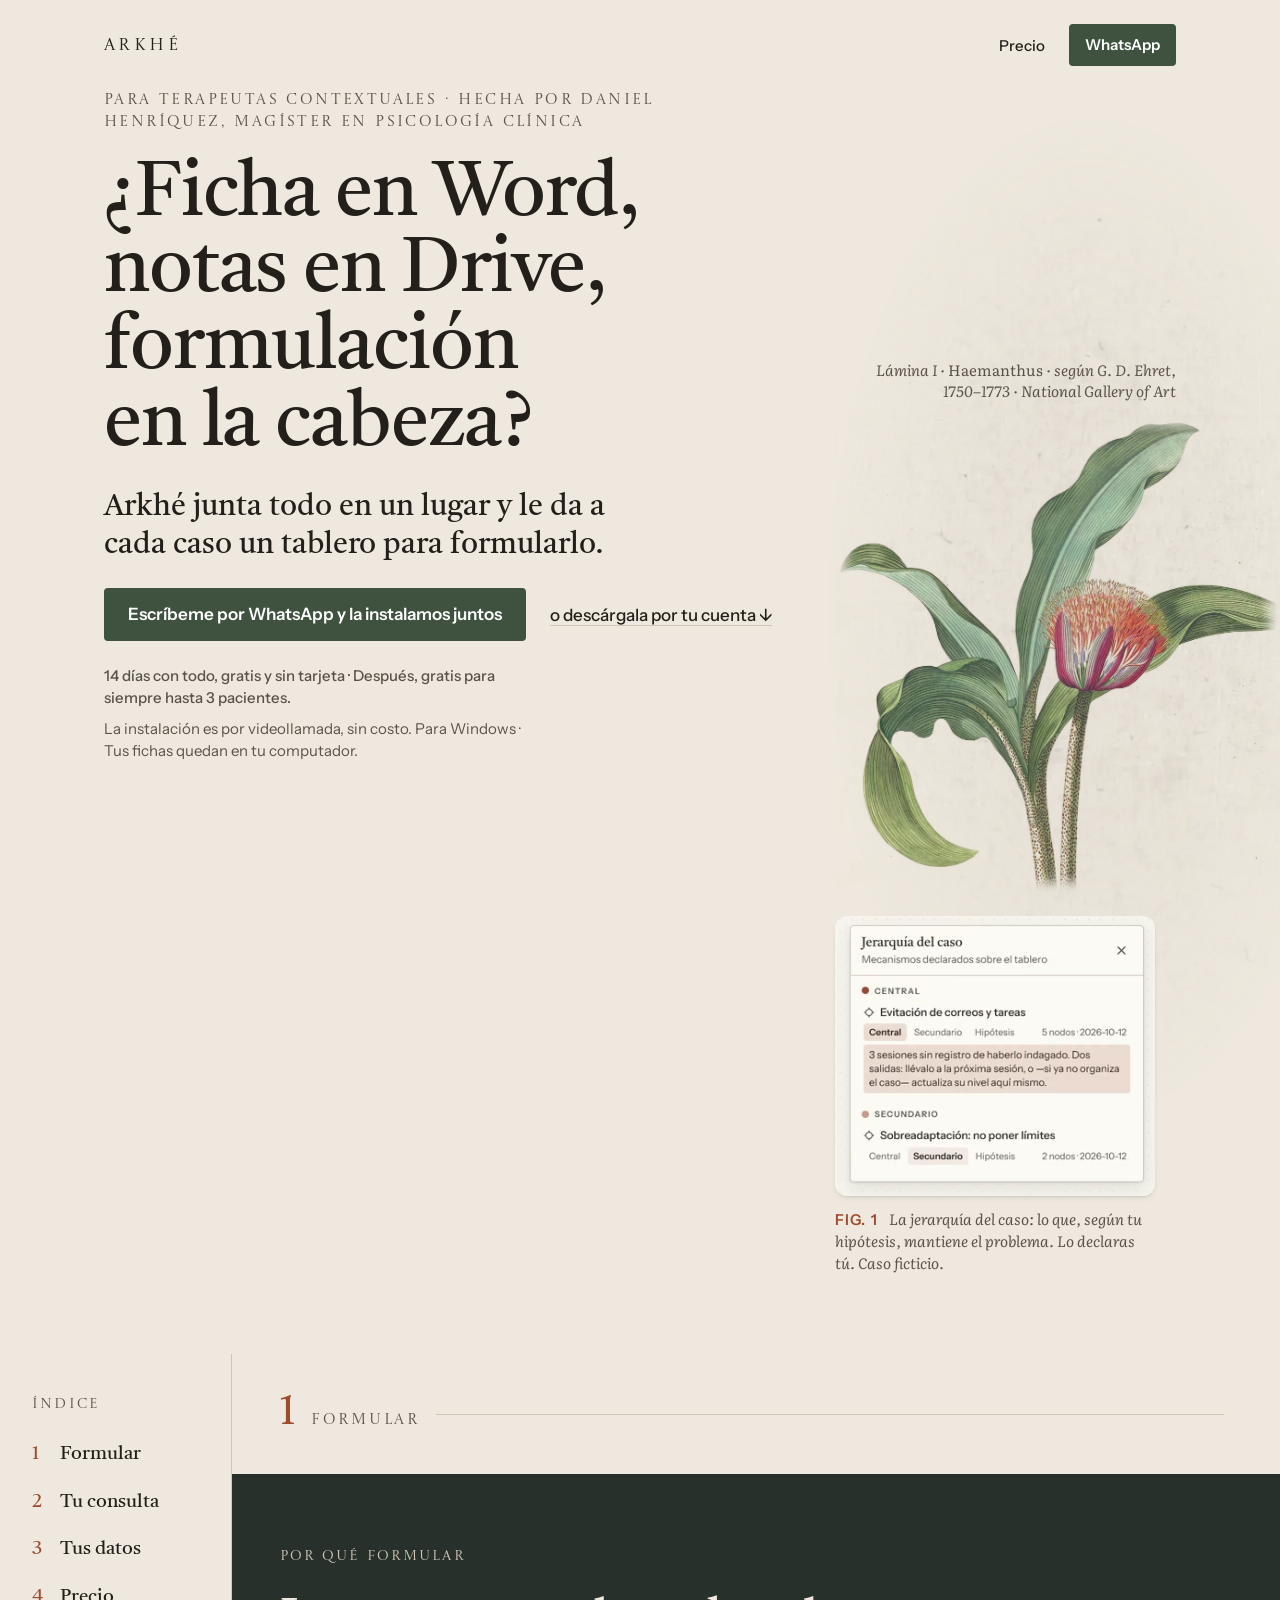
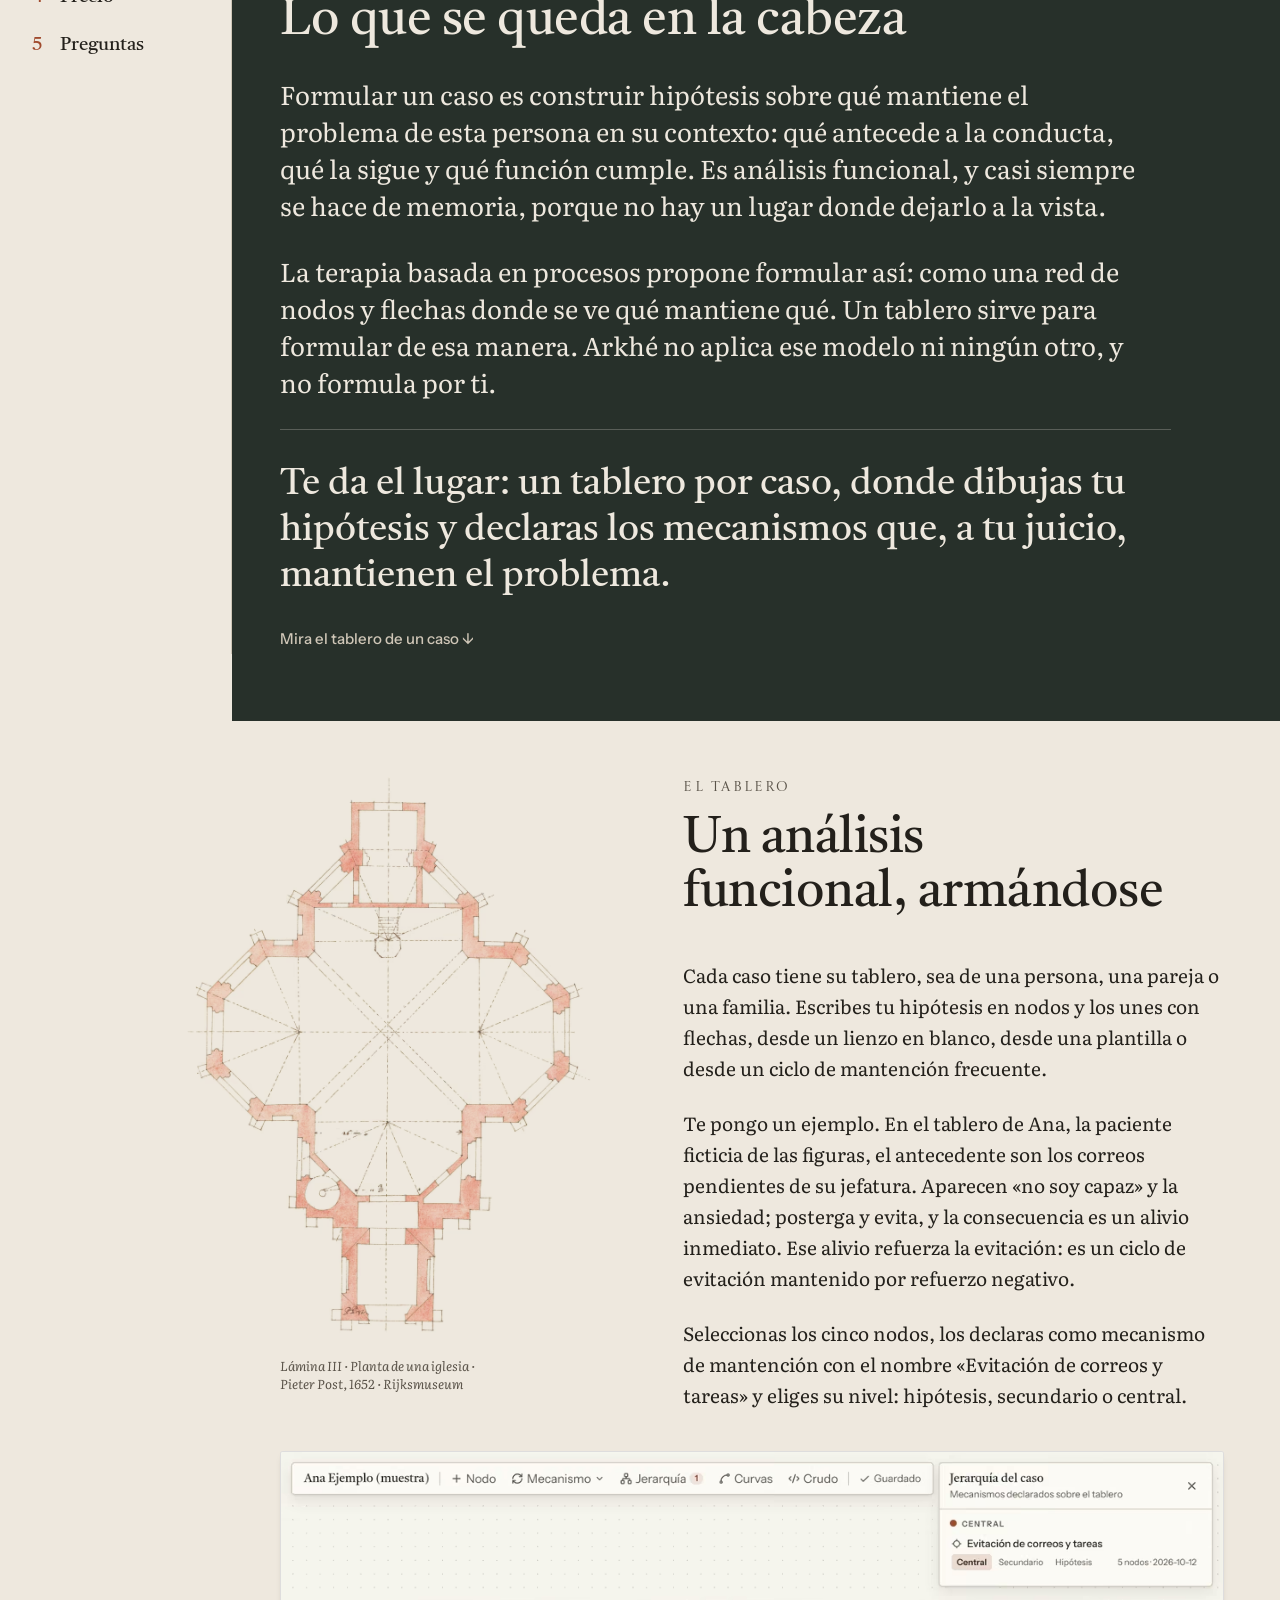
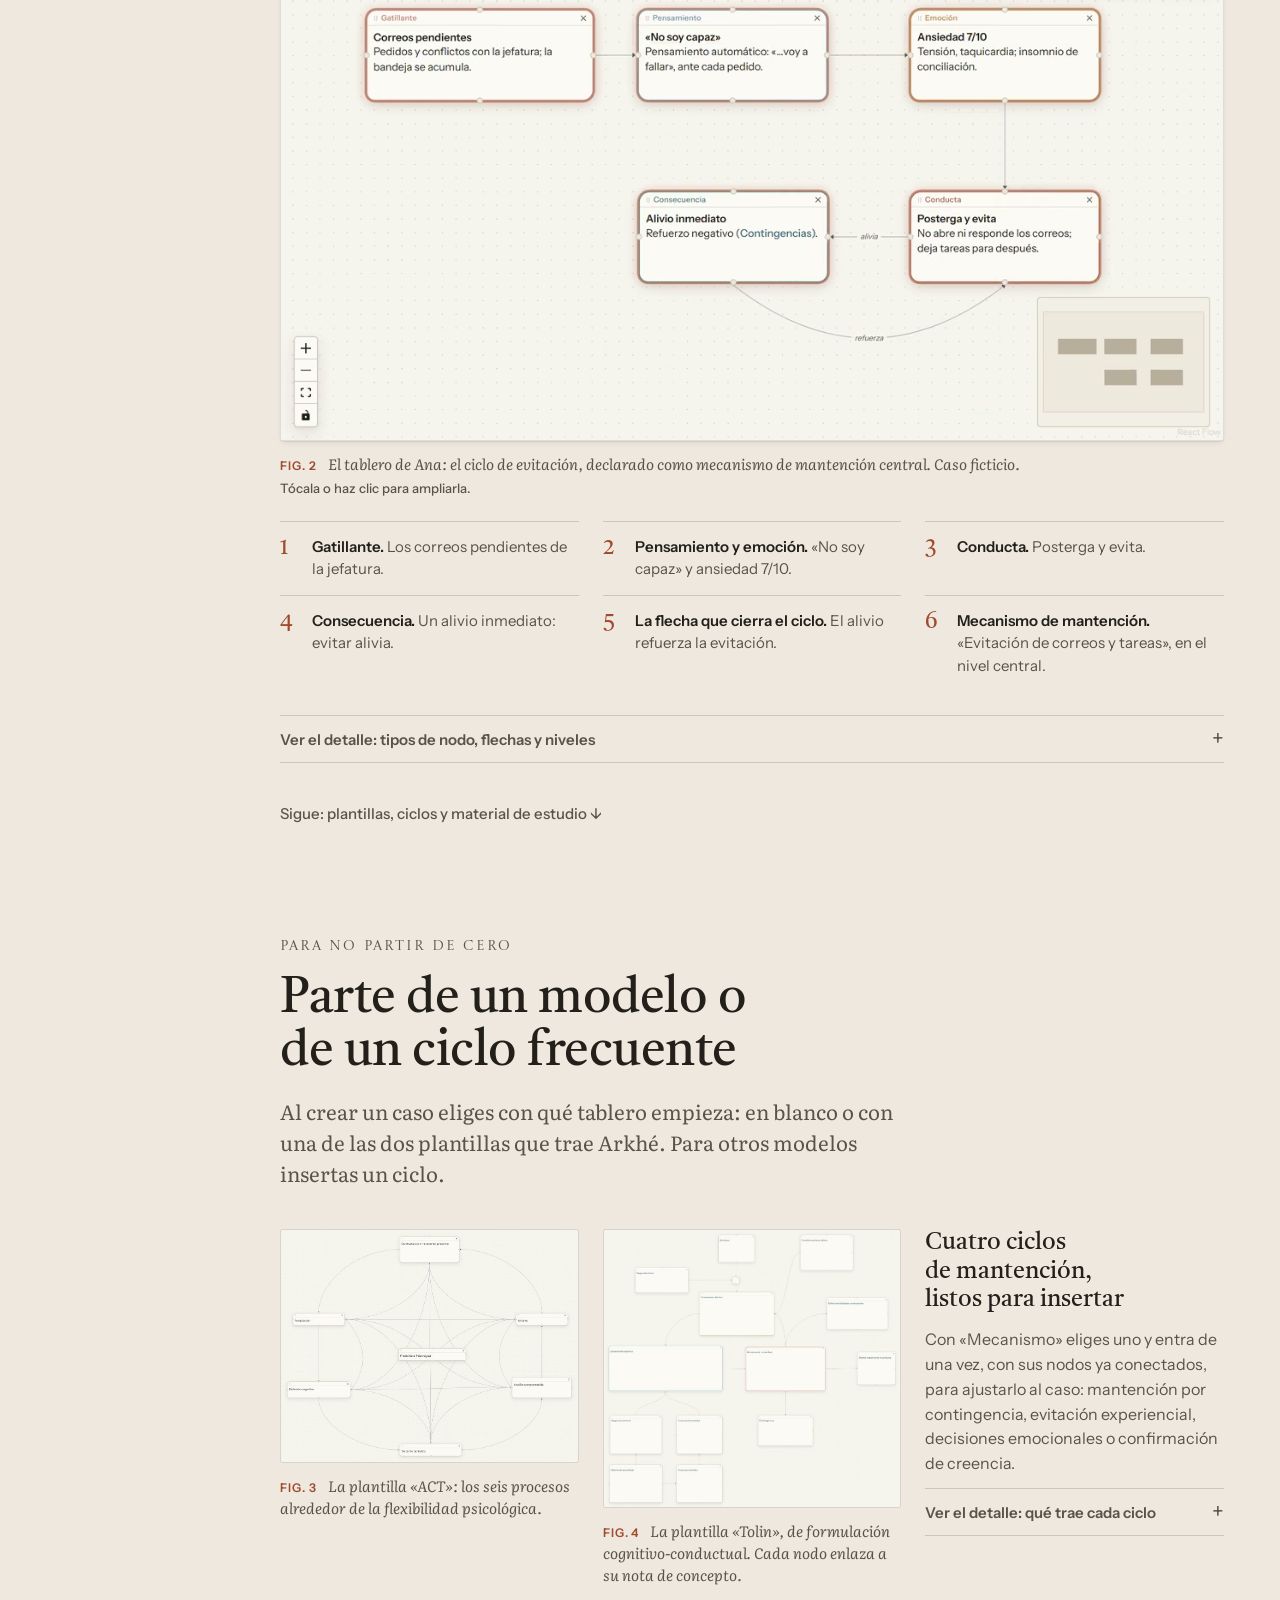
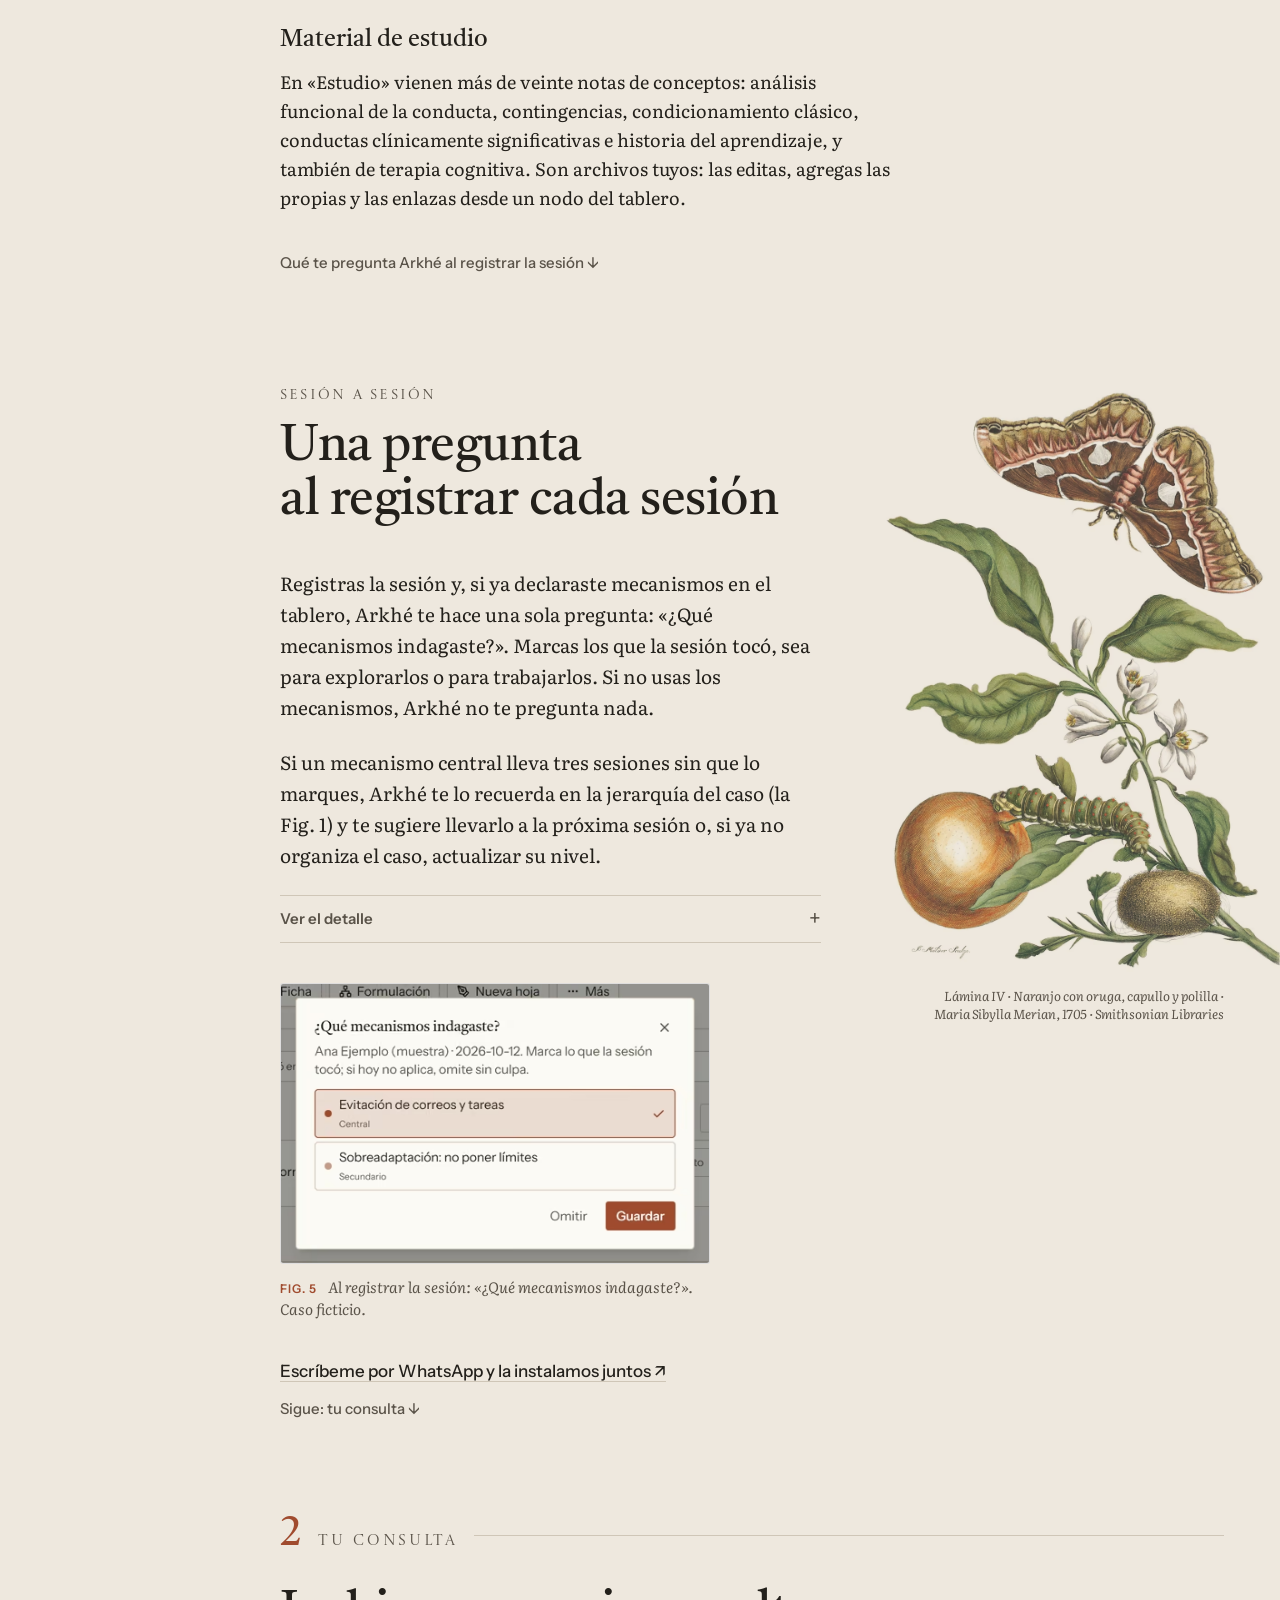
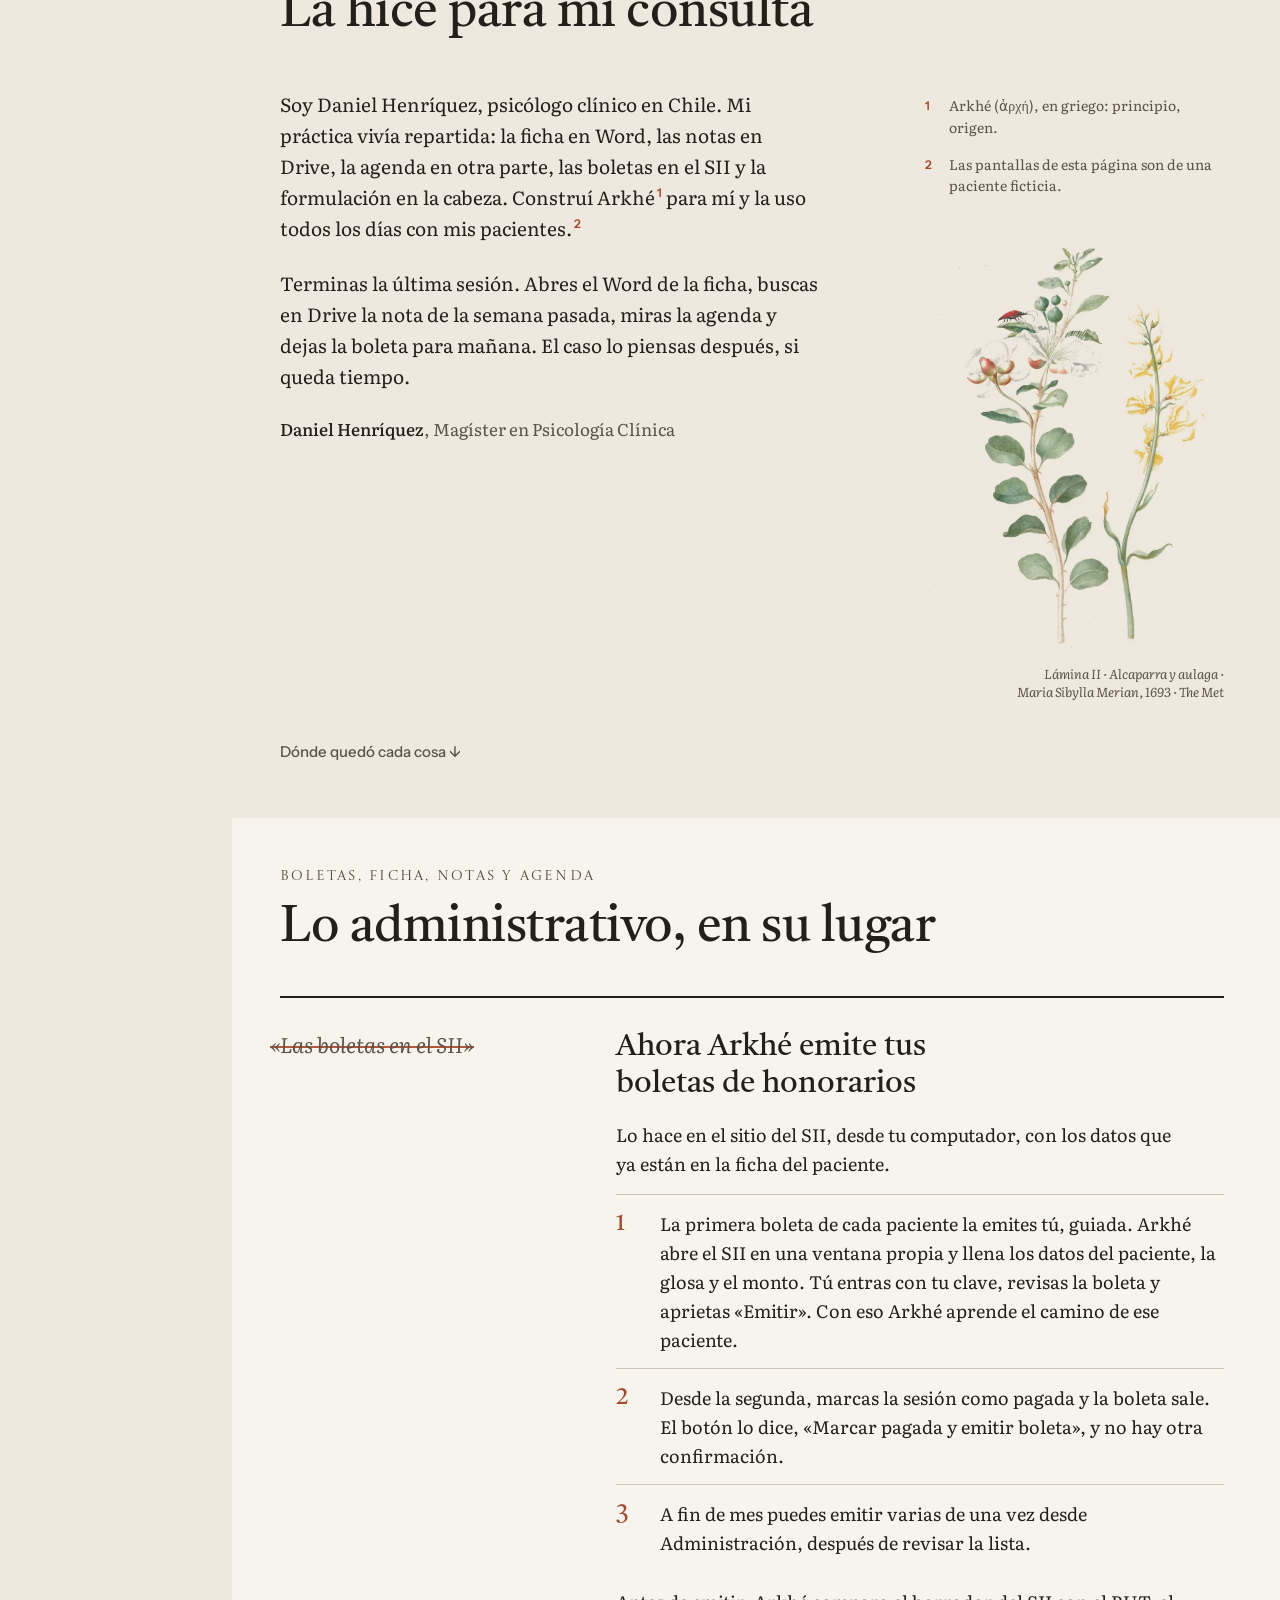
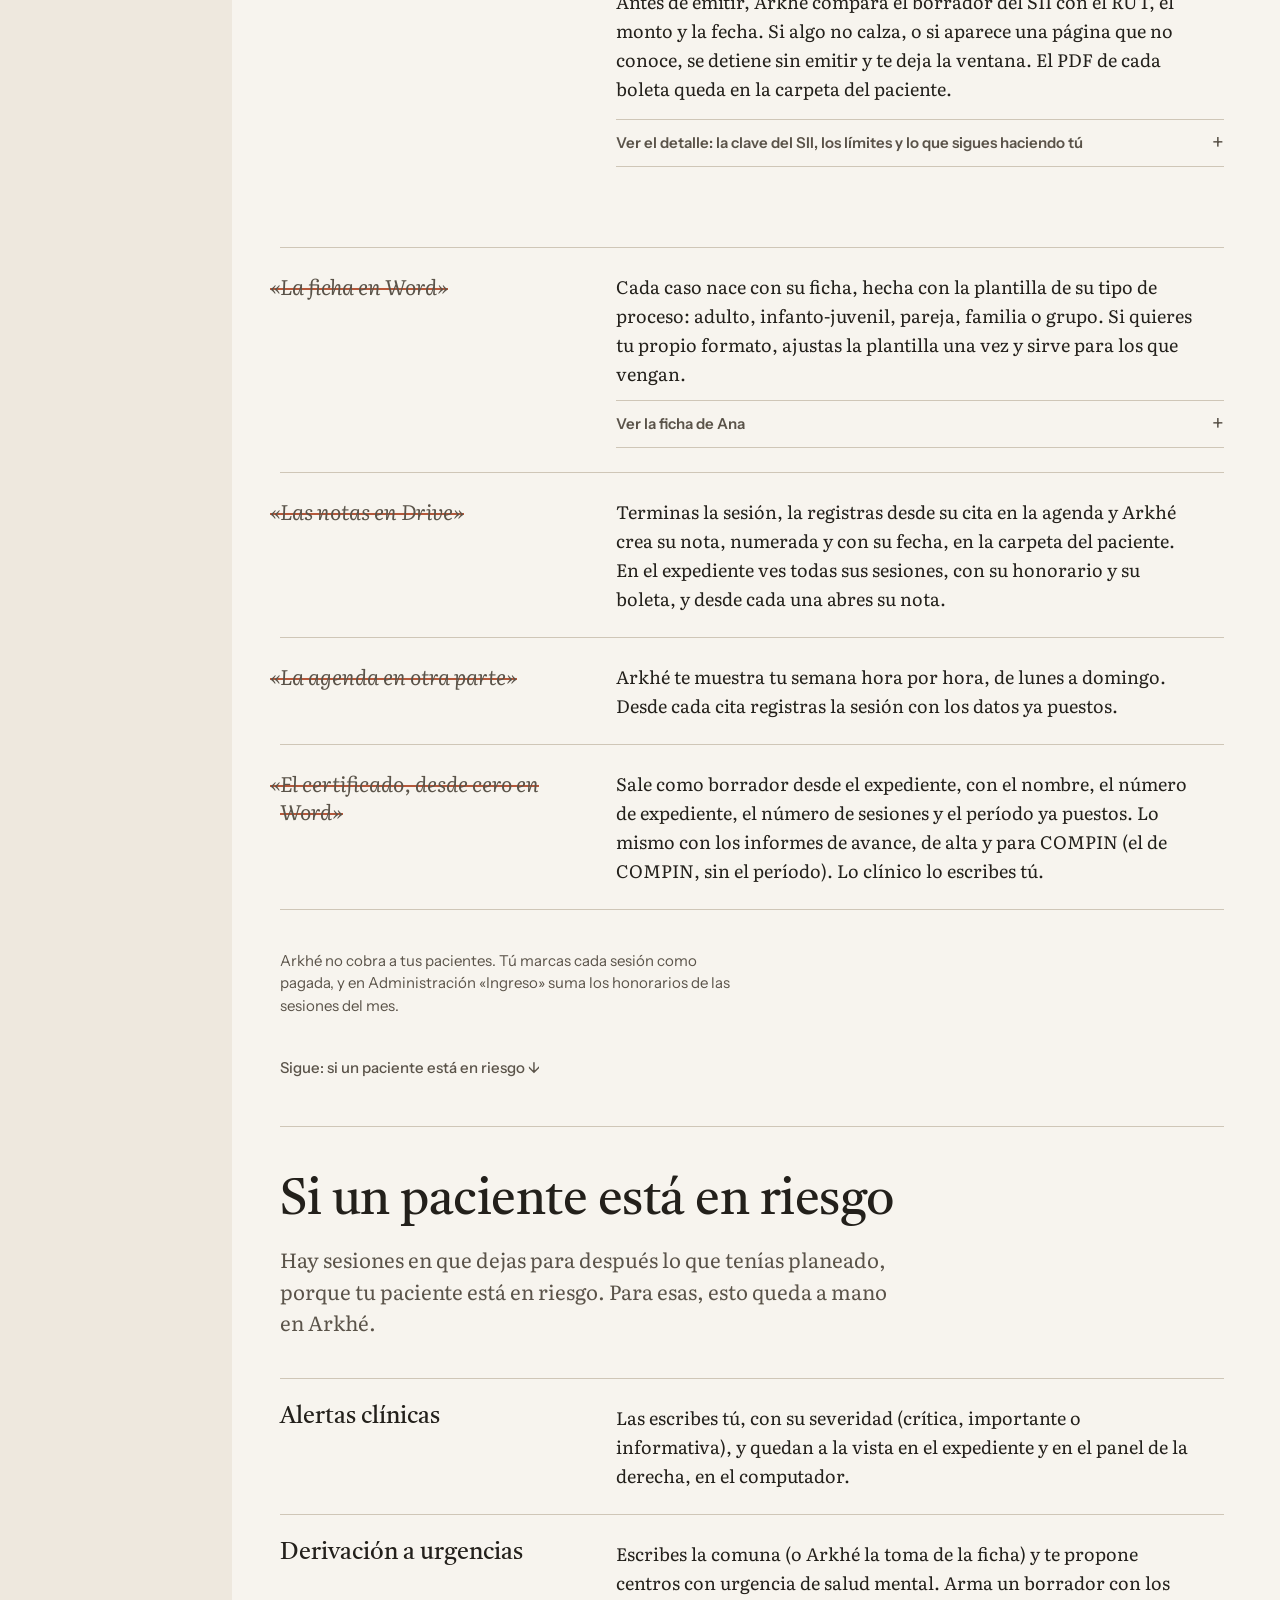
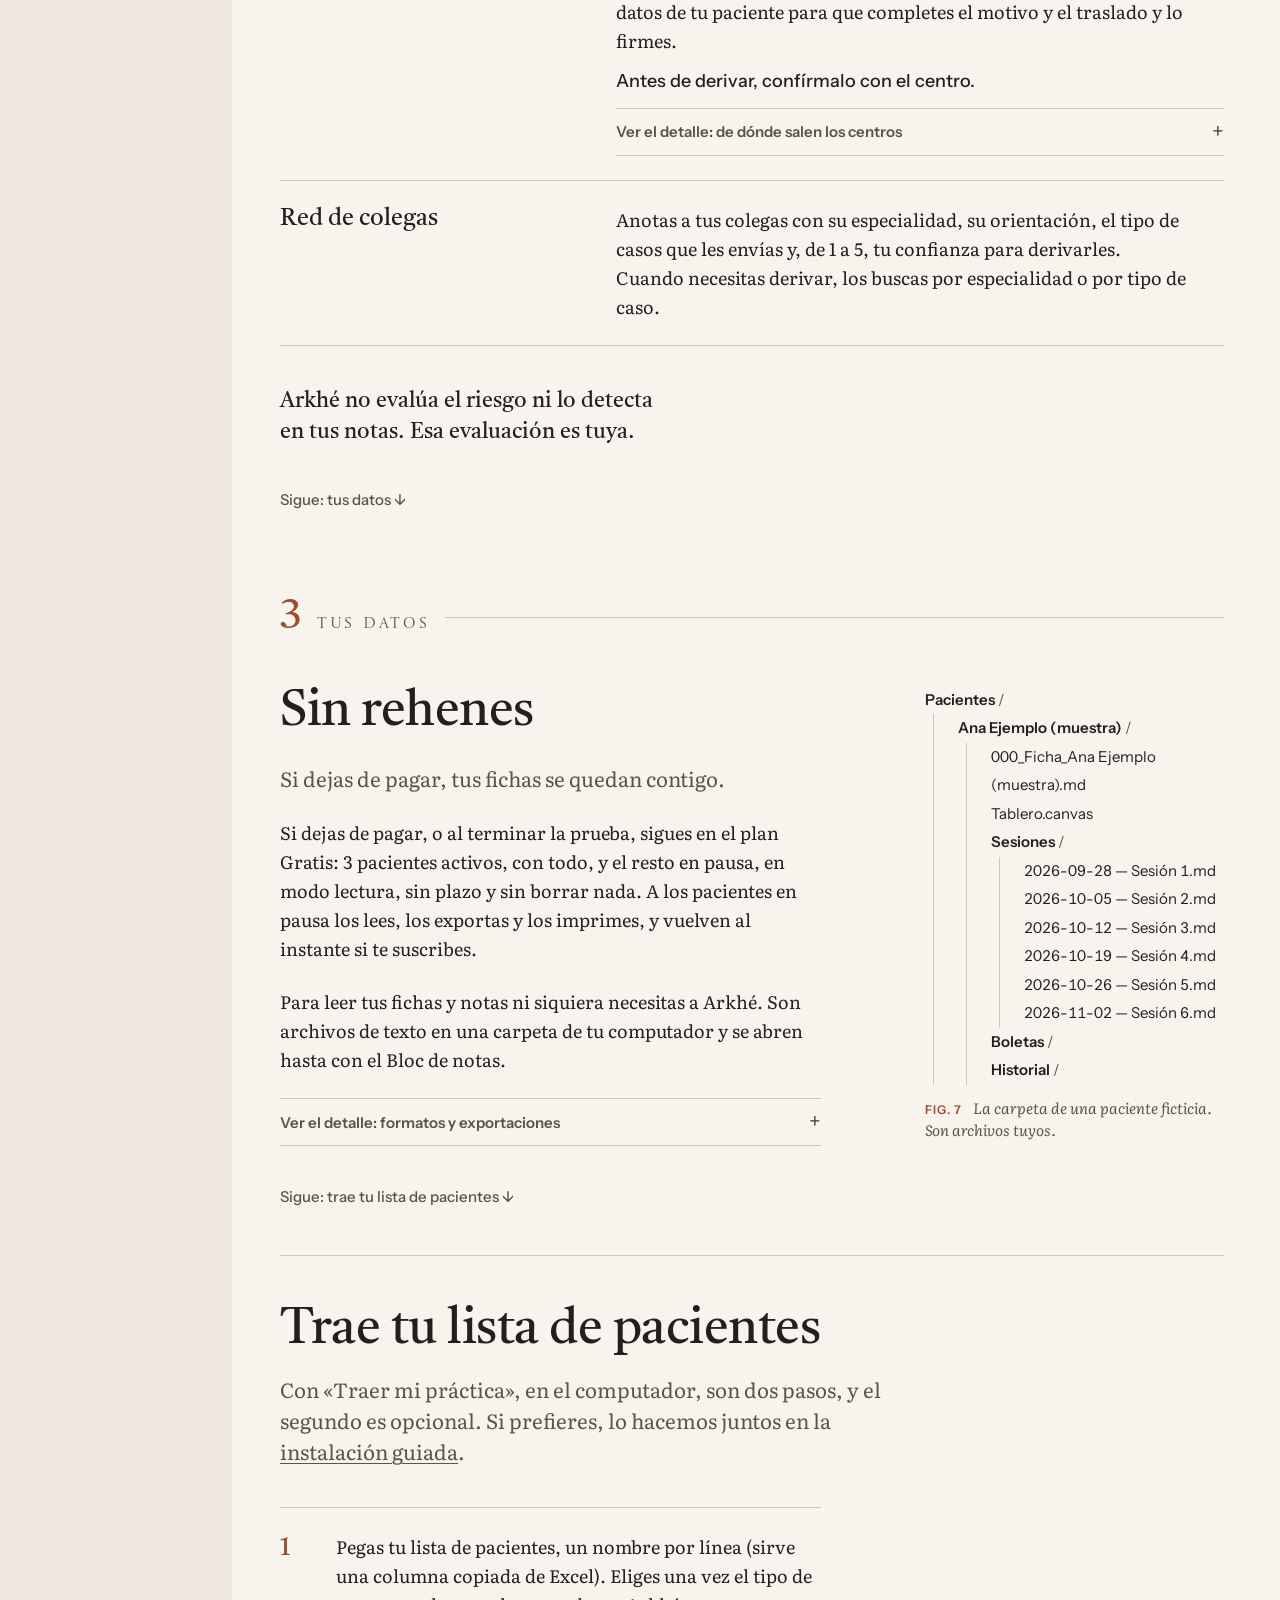
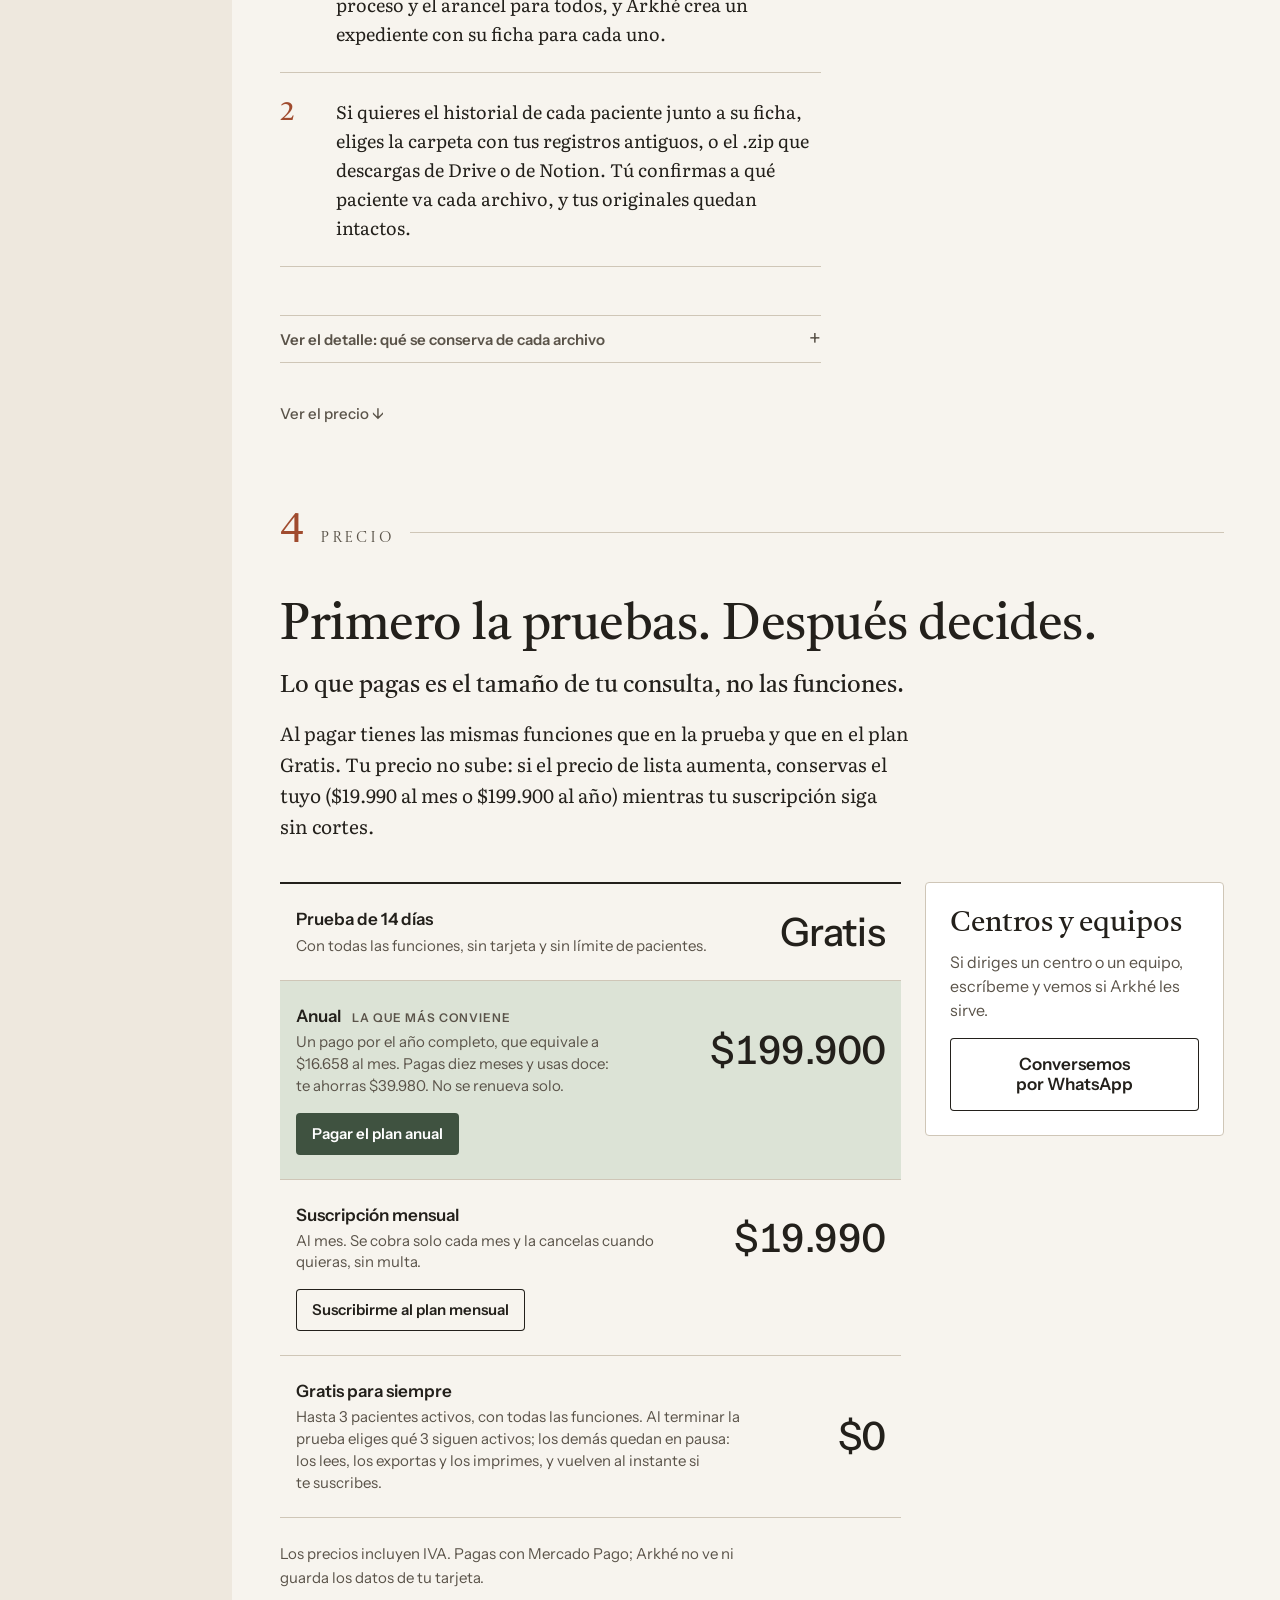
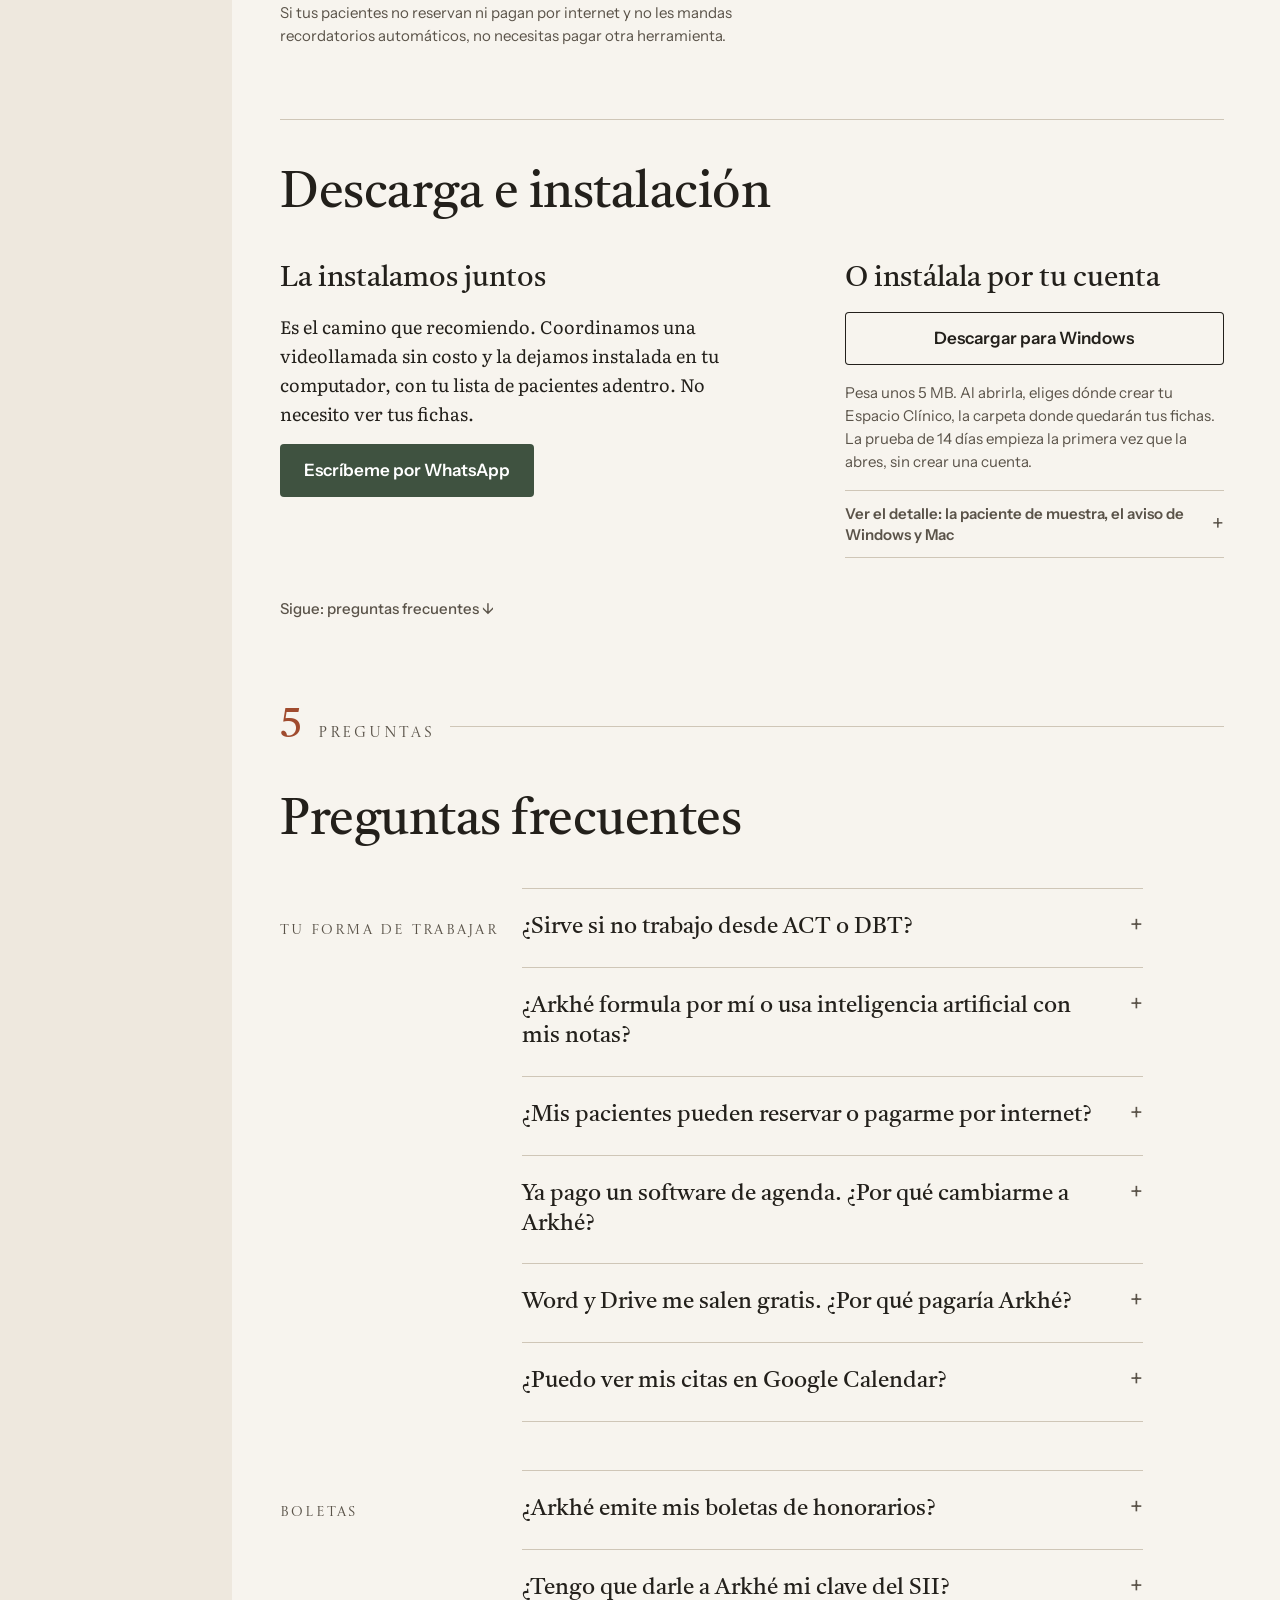
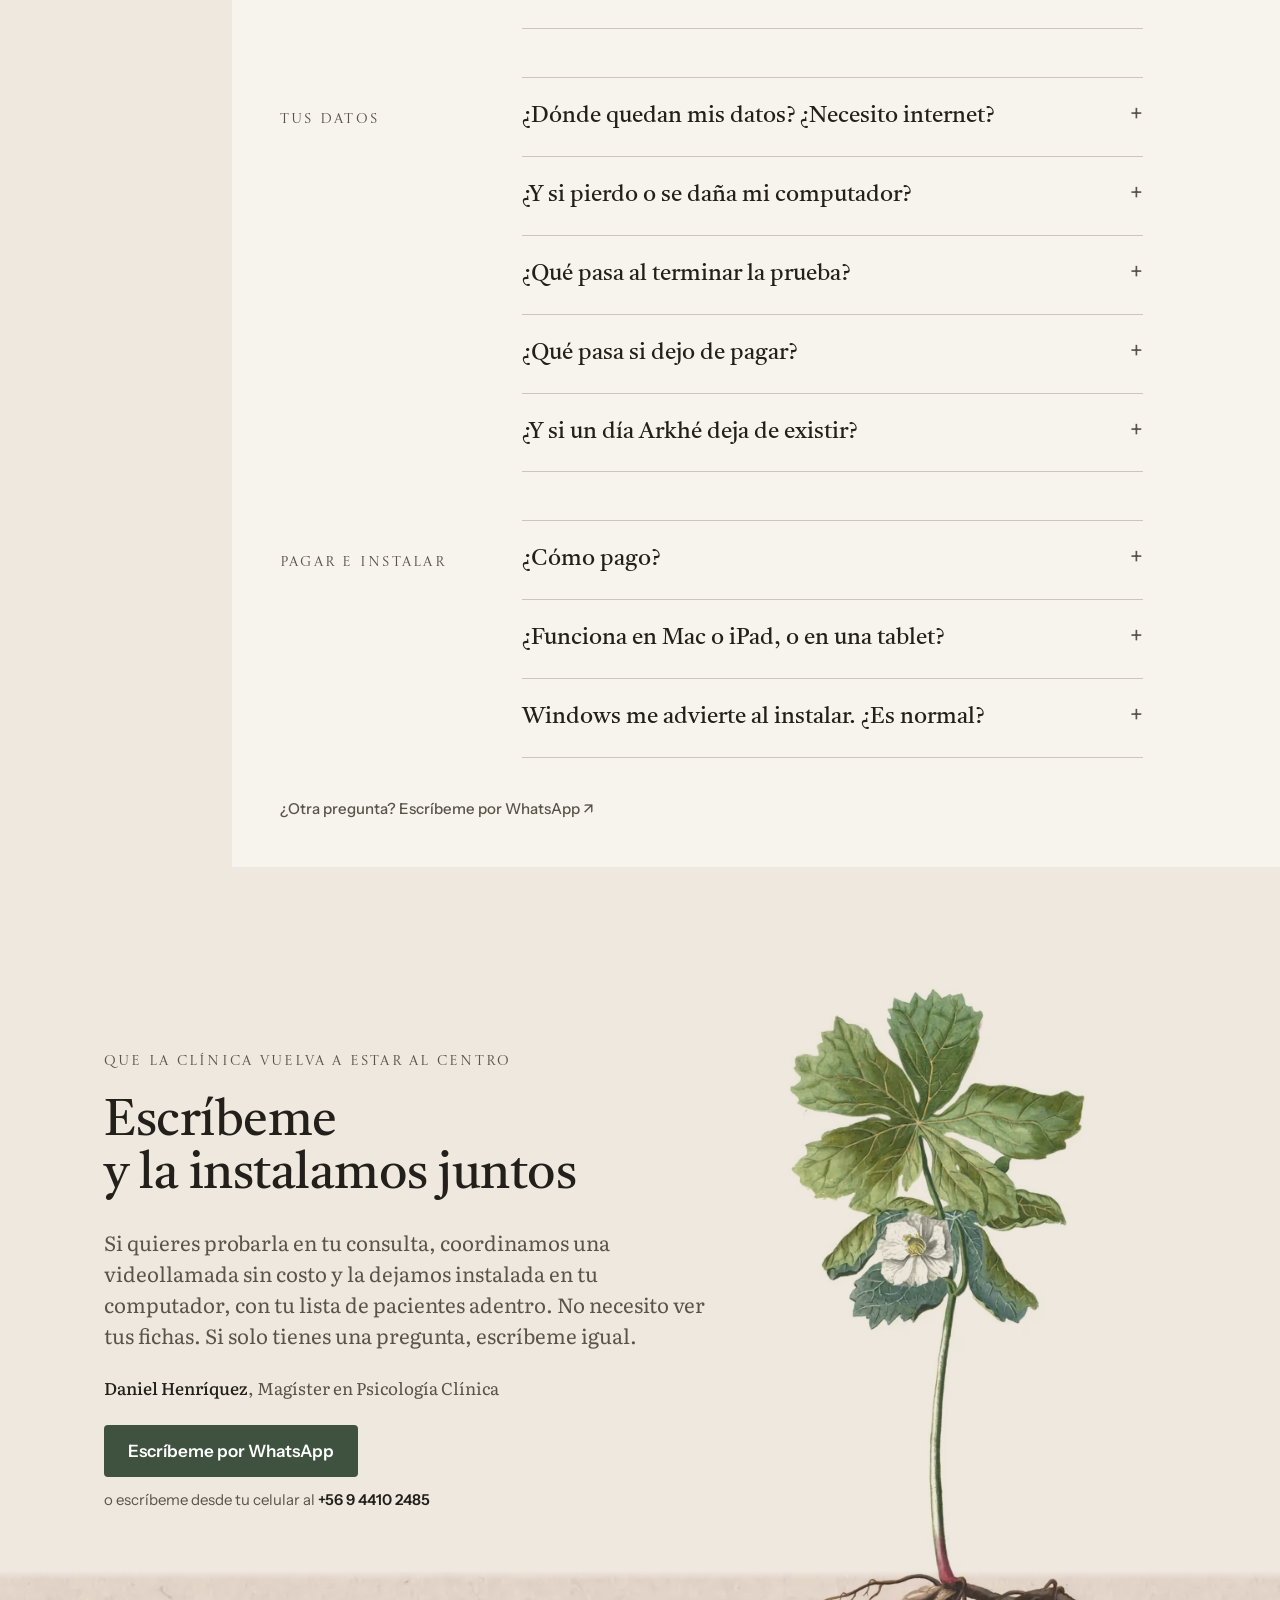
<file: index.html>
<!DOCTYPE html>
<html lang="es-CL">
<head>
<meta charset="utf-8">
<meta name="viewport" content="width=device-width,initial-scale=1,viewport-fit=cover">
<title>Arkhé · Un tablero para formular cada caso, con la ficha, la agenda y las boletas alrededor</title>
<link rel="canonical" href="https://arkheapp.cl/">
<meta property="og:url" content="https://arkheapp.cl/">
<meta name="description" content="Una aplicación para Windows, hecha por Daniel Henríquez, psicólogo clínico, para quienes trabajan desde las terapias contextuales. Un tablero por caso para dibujar tu hipótesis y declarar qué mantiene el problema; y, alrededor, la ficha, las notas, la agenda y las boletas. 14 días con todo, gratis y sin tarjeta.">
<meta property="og:type" content="website">
<meta property="og:locale" content="es_CL">
<meta property="og:title" content="Arkhé · Un tablero para formular cada caso, con la ficha, la agenda y las boletas alrededor">
<meta property="og:description" content="Una aplicación para Windows, hecha por Daniel Henríquez, psicólogo clínico, para quienes trabajan desde las terapias contextuales. Un tablero por caso para dibujar tu hipótesis y declarar qué mantiene el problema; y, alrededor, la ficha, las notas, la agenda y las boletas. 14 días con todo, gratis y sin tarjeta.">
<meta property="og:image" content="https://arkheapp.cl/img/og-arkhe.jpg">
<meta property="og:image:width" content="1200">
<meta property="og:image:height" content="630">
<meta property="og:image:alt" content="«¿Ficha en Word, notas en Drive, formulación en la cabeza?» junto a la flor roja de un Haemanthus, sobre papel antiguo">
<meta name="twitter:card" content="summary_large_image">
<meta name="theme-color" content="#eee8de">
<link rel="icon" href="assets/logo.svg" type="image/svg+xml">
<link rel="preconnect" href="https://fonts.googleapis.com">
<link rel="preconnect" href="https://fonts.gstatic.com" crossorigin>
<link rel="stylesheet" href="https://fonts.googleapis.com/css2?family=Castoro:ital@0;1&family=Castoro+Titling&family=Literata:ital,opsz,wght@0,7..72,400..600;1,7..72,400..600&family=Instrument+Sans:wght@400..600&display=swap">
<style>:root{color-scheme:light;padding-top:env(safe-area-inset-top);padding-bottom:env(safe-area-inset-bottom)}body{margin:0;font:14px system-ui}img{max-width:100%}[hidden]{display:none!important}</style>
</head>
<body>
<script>
/* Antes de pintar nada: .js siempre; .movimiento solo si el aparato no pide «reducir movimiento» y sabe ver qué entra en pantalla.
   Sin .movimiento todo queda en su estado final: el título ordenado, las láminas impresas y lo de antes tachado. */
(function () {
  var raiz = document.documentElement;
  raiz.classList.add('js');
  var quieto = window.matchMedia && window.matchMedia('(prefers-reduced-motion: reduce)').matches;
  if (!quieto && 'IntersectionObserver' in window) {
    raiz.classList.add('movimiento');
    /* Si a los 700 ms la portada todavía no empezó a ordenarse (una primera visita lenta), se ordena sin esperar las fuentes:
       nadie mira un título torcido esperando. Si el título todavía no se dibujaba, aparece ya ordenado; si ya estaba a la vista,
       se ordena con su movimiento, nunca de un salto */
    setTimeout(function () { if (!raiz.classList.contains('portada-en-marcha')) raiz.classList.add('portada-quieta'); }, 700);
    /* Seguro: si a los 4 s el resto de la página no dejó puestos sus observadores (.observando), nada se queda esperando una
       animación que no va a llegar: se quita .movimiento y todo aparece en su estado final */
    setTimeout(function () { if (!raiz.classList.contains('observando')) raiz.classList.remove('movimiento'); }, 4000);
  }
})();
</script>
<style>


@font-face { font-family: "Instrument Sans respaldo"; src: local("Arial"), local("ArialMT"), local("Liberation Sans"); size-adjust: 100%; }
:root {
  color-scheme: light;
  --papel: #eee8de;
  --papel-claro: #f7f4ee;
  --blanco: #ffffff;
  --tinta: #23201b;
  --tinta-2: #5a5349;
  --filete: #cfc6b7;
  --salvia: #3f5240;
  --salvia-oscura: #2f3f31;
  --salvia-clara: #dce3d6;
  
  --terracota: #a04b2e;          
  --terracota-trazo: #b5583a;    
  --arcilla: #eadbcf;            
  --terracota-oscura: #8f4129;   
  --rosa: #8e4652;               
  --banda: #27302a;

  --display: "Castoro", "Iowan Old Style", "Palatino Linotype", Georgia, serif;
  --titling: "Castoro Titling", "Castoro", Georgia, serif;
  --texto: "Literata", Georgia, "Times New Roman", serif;
  --ui: "Instrument Sans", "Instrument Sans respaldo", "Segoe UI", system-ui, sans-serif;

  --gut-l: max(16px, env(safe-area-inset-left, 0px));
  --gut-r: max(16px, env(safe-area-inset-right, 0px));
  
  --lado-i: var(--gut-l);
  --lado-d: var(--gut-r);
}
@media (min-width: 640px) {
  :root { --lado-i: max(40px, env(safe-area-inset-left, 0px)); --lado-d: max(40px, env(safe-area-inset-right, 0px)); }
}
@media (min-width: 1100px) {
  :root { --lado-i: max(64px, env(safe-area-inset-left, 0px)); --lado-d: max(64px, env(safe-area-inset-right, 0px)); }
}

* { box-sizing: border-box; }
[hidden] { display: none !important; }

body {
  margin: 0;
  background: var(--papel);
  color: var(--tinta);
  font: 400 19px/31px var(--texto);
  padding-block: 0;
  -webkit-font-smoothing: antialiased;
  text-rendering: optimizeLegibility;
  overflow-x: clip;
}
img { max-width: 100%; height: auto; display: block; }
picture { display: block; }
a { color: inherit; }
p { margin: 0; }
:focus-visible { outline: 2px solid var(--salvia); outline-offset: 2px; }

.cont { max-width: 1200px; margin-inline: auto; padding-inline: var(--lado-i) var(--lado-d); }

.reticula-ancha {
  display: grid; column-gap: 24px;
  grid-template-columns: [borde-i] minmax(calc(var(--lado-i) - 24px), 1fr) [cont-i] repeat(12, minmax(0, 67.333px)) [cont-d] minmax(calc(var(--lado-d) - 24px), 1fr) [borde-d];
}
.reticula-ancha > * { grid-column: cont-i / cont-d; min-width: 0; }



.antetitulo { font: 400 14px/1.45 var(--titling); letter-spacing: 0.16em; color: var(--tinta-2); text-wrap: balance; text-transform: uppercase; }
h1, h2, h3 { font-family: var(--display); font-weight: 400; margin: 0; text-wrap: balance; }
h1 { font-size: clamp(46px, 6.95vw, 100px); line-height: 1; letter-spacing: -0.015em; }
h2 { font-size: clamp(36px, 3.9vw, 56px); line-height: 1.07; letter-spacing: -0.01em; }
h3 { font-size: clamp(26px, 2.25vw, 32px); line-height: 1.2; }
.bajada { font: 400 clamp(20px, 1.6vw, 23px)/1.52 var(--texto); color: var(--tinta-2); max-width: 30em; text-wrap: pretty; }

.lectura { max-width: 32.4em; display: grid; gap: 24px; }
.lectura p { text-wrap: pretty; }
.pie { font: italic 400 15px/22px var(--texto); color: var(--tinta-2); text-wrap: pretty; }

.griego { font-family: "Times New Roman", serif; }
.ref { font: 600 12px/1 var(--ui); color: var(--rosa); white-space: nowrap; vertical-align: 0.15em; }
.pendiente { font: 600 14px/1.45 var(--ui); color: var(--rosa); }
sup.n { font: 600 12px/1 var(--ui); color: var(--terracota); margin-left: 2px; }
.firma { font: 400 17px/1.5 var(--texto); color: var(--tinta-2); text-wrap: balance; }
.firma b { font-weight: 500; color: var(--tinta); }


.btn {
  display: inline-flex; align-items: center; justify-content: center; gap: 10px;
  background: var(--salvia); color: var(--blanco);
  font: 600 17px/1.2 var(--ui); text-decoration: none; text-align: center; text-wrap: balance;
  padding: 16px 24px; border-radius: 4px; border: 0; cursor: pointer; min-height: 52px;
}
.btn:hover { background: var(--salvia-oscura); }
.btn-chico { padding: 12px 16px; font-size: 15px; min-height: 40px; }
.btn-linea { background: transparent; color: var(--tinta); box-shadow: inset 0 0 0 1px var(--tinta); }
.btn-linea:hover { background: var(--tinta); color: var(--blanco); }
.enlace { font: 500 17px/1.3 var(--ui); text-decoration: underline; text-decoration-thickness: 1px; text-underline-offset: 4px; text-decoration-color: var(--filete); }
.enlace:hover { text-decoration-color: currentColor; }

.en-texto { position: relative; text-decoration: underline; text-decoration-thickness: 1px; text-underline-offset: 3px; text-decoration-color: currentColor; }
.en-texto:hover { text-decoration-thickness: 2px; }

.siguiente { font: 500 15px/1.4 var(--ui); color: var(--tinta-2); text-decoration: none; display: inline-flex; gap: 8px; align-items: baseline; justify-self: start; }
.siguiente:hover { color: var(--tinta); text-decoration: underline; text-underline-offset: 4px; }

.seguir { display: grid; gap: 16px; justify-items: start; }
.seguir .enlace { text-wrap: balance; }

.nota-boton { font: 400 15px/1.5 var(--ui); color: var(--tinta-2); max-width: 430px; text-wrap: pretty; }
.confianza { font: 500 15px/1.5 var(--ui); color: var(--tinta-2); max-width: 430px; text-wrap: pretty; }

.solo-lector { position: absolute; width: 1px; height: 1px; overflow: hidden; clip-path: inset(50%); white-space: nowrap; }
.acciones { display: flex; flex-wrap: wrap; align-items: center; gap: 12px 24px; }
@media (prefers-reduced-motion: no-preference) {
  .btn, .enlace, .en-texto, .siguiente { transition: background-color 0.15s ease, color 0.15s ease, text-decoration-color 0.15s ease; }
}


.sitio { display: flex; align-items: center; justify-content: space-between; gap: 16px; padding-block: 24px; }
.marca { font: 400 17px/1 var(--titling); letter-spacing: 0.2em; text-decoration: none; }
.sitio nav { display: flex; align-items: center; gap: 24px; font: 500 15px/1 var(--ui); }
.sitio nav a:not(.btn) { text-decoration: none; }
.sitio nav a:not(.btn):hover { text-decoration: underline; text-underline-offset: 4px; }


.lamina { margin: 0; display: grid; gap: 12px; }
.lamina img { mix-blend-mode: multiply; width: 100%; height: auto; object-fit: contain; }
.rotulo { font: italic 400 13px/1.4 var(--texto); color: var(--tinta-2); text-wrap: balance; }

.rotulo i { font-style: normal; }
.nw { white-space: nowrap; }
.fig { margin: 0; display: grid; gap: 12px; min-width: 0; }
.fig .marco { position: relative; display: block; padding: 0; border: 1px solid rgba(35, 32, 27, 0.15); background: var(--blanco); overflow: hidden; cursor: zoom-in; width: 100%; border-radius: 3px; }
.fig .marco img { width: 100%; }

.fig.montada .marco { box-shadow: 0 1px 1px rgba(35, 32, 27, 0.08), 0 3px 8px -4px rgba(35, 32, 27, 0.18); }

.fig figcaption, figcaption.fig { font-size: 15px; line-height: 22px; }
.fig figcaption { display: block; }

.fig .num { font: 600 12px/1 var(--ui); letter-spacing: 0.08em; color: var(--terracota); white-space: nowrap; margin-right: 8px; }

.ampliar { display: block; margin-top: 4px; font: 500 13px/1.4 var(--ui); color: var(--tinta-2); }
.ampliar.solo-movil, .pie .solo-movil { display: none; }

.fig-dialogo { max-width: 430px; }

.marca-fig { position: absolute; left: var(--x); top: var(--y); transform: translate(-50%, -50%); min-width: 20px; padding: 4px 5px; font: 600 12px/1 var(--ui); color: var(--terracota); text-align: center; background: var(--papel-claro); border-radius: 3px; box-shadow: 0 0 0 1px rgba(160, 75, 46, 0.45); pointer-events: none; }


.portada { position: relative; align-items: start; padding-block: 0 80px; }

.portada::before {
  content: ""; position: absolute; top: -24px; bottom: -24px; right: 0; pointer-events: none;
  left: calc(max(var(--lado-i), (100% - 1072px) / 2) + 0.58 * min(1072px, 100% - var(--lado-i) - var(--lado-d)));
  background: var(--papel) url(img/papel-verjurado.webp) repeat; background-size: 900px; background-blend-mode: multiply;
  -webkit-mask-image: radial-gradient(ellipse 60% 48% at 66% 36%, #000 36%, transparent 80%);
  mask-image: radial-gradient(ellipse 60% 48% at 66% 36%, #000 36%, transparent 80%);
}
.portada > .portada-texto { grid-column: 2 / span 8; grid-row: 1; display: grid; gap: 24px; position: relative; z-index: 1; }

.portada h1 span { display: block; width: fit-content; text-wrap: balance; }
.portada .acciones { row-gap: 24px; }

@media (min-width: 640px) { .portada .nota-boton { margin-top: -16px; } }

@media (min-width: 640px) { .solo-celular { display: none !important; } }
@media (max-width: 639px) { .sin-celular { display: none !important; } }
.portada .antetitulo, .portada .confianza, .portada .rotulo, .portada .fig .pie, .portada .fig .num { font-size: 15px; }

.portada > .portada-imagen { grid-column: 10 / borde-d; grid-row: 1; position: relative; display: grid; grid-template-columns: subgrid; column-gap: inherit; align-content: start; }
.portada-imagen > .lamina { grid-column: 1 / -1; grid-template-columns: subgrid; column-gap: inherit; }
.portada-imagen > .lamina > picture { grid-column: 1 / -1; }
.portada-imagen > .lamina > .rotulo { grid-column: 1 / cont-d; order: -1; text-align: right; }

.portada-imagen > .fig { grid-column: 1 / cont-d; justify-self: start; width: min(320px, 100%); margin-top: 24px; }
.portada-imagen .fig .marco { background: none; border: 0; border-radius: 12px; }

@media (min-width: 900px) { .portada { --baja-lamina: 32px; } .portada-imagen { margin-top: var(--baja-lamina); } }
@media (min-width: 1600px) { .portada { --baja-lamina: 48px; } }

@media (min-width: 1440px) {
  .portada { padding-bottom: calc(80px + clamp(0px, (100vw - 1500px) * 0.45, 96px)); }
  .portada-imagen > .fig { position: absolute; z-index: 2; grid-column: auto; left: 0; bottom: calc(-96px - max(0px, 48px - (100vw - 1440px) * 0.3)); width: 320px; margin-top: 0; }
}

@media (min-width: 900px) and (max-height: 820px) {
  .portada h1 { font-size: clamp(min(52px, 5.3vw), min(4.7vw, 10vh, 63px), 100px); }
}

@media (min-width: 900px) and (max-width: 979.98px) and (max-height: 907.98px),
  (min-width: 980px) and (max-width: 1059.98px) and (max-height: 938.98px),
  (min-width: 1060px) and (max-width: 1099.98px) and (max-height: 960.98px),
  (min-width: 1100px) and (max-width: 1179.98px) and (max-height: 996.98px),
  (min-width: 1180px) and (max-width: 1259.98px) and (max-height: 1036.98px),
  (min-width: 1260px) and (max-width: 1339.98px) and (max-height: 1079.98px),
  (min-width: 1340px) and (max-width: 1439.98px) and (max-height: 1130px),
  (min-width: 1440px) and (max-width: 1459.98px) and (max-height: 899.98px),
  (min-width: 1460px) and (max-width: 1479.98px) and (max-height: 904.98px),
  (min-width: 1480px) and (max-width: 1499.98px) and (max-height: 909.98px),
  (min-width: 1500px) and (max-width: 1519.98px) and (max-height: 913.98px),
  (min-width: 1520px) and (max-width: 1539.98px) and (max-height: 918.98px),
  (min-width: 1540px) and (max-width: 1559.98px) and (max-height: 923.98px),
  (min-width: 1560px) and (max-width: 1579.98px) and (max-height: 928.98px),
  (min-width: 1580px) and (max-width: 1599.98px) and (max-height: 932.98px),
  (min-width: 1600px) and (max-width: 1639.98px) and (max-height: 969.98px),
  (min-width: 1640px) and (max-width: 1679.98px) and (max-height: 991.98px),
  (min-width: 1680px) and (max-width: 1719.98px) and (max-height: 1013.98px),
  (min-width: 1720px) and (max-width: 1759.98px) and (max-height: 1034.98px),
  (min-width: 1760px) and (max-width: 1799.98px) and (max-height: 1056.98px),
  (min-width: 1800px) and (max-width: 1839.98px) and (max-height: 1077.98px),
  (min-width: 1840px) and (max-width: 1879.98px) and (max-height: 1099.98px),
  (min-width: 1880px) and (max-width: 1919.98px) and (max-height: 1120.98px),
  (min-width: 1920px) and (max-width: 1959.98px) and (max-height: 1142.98px),
  (min-width: 1960px) and (max-width: 1999.98px) and (max-height: 1163.98px),
  (min-width: 2000px) and (max-width: 2079.98px) and (max-height: 1206.98px),
  (min-width: 2080px) and (max-width: 2159.98px) and (max-height: 1249.98px),
  (min-width: 2160px) and (max-width: 2239.98px) and (max-height: 1292.98px),
  (min-width: 2240px) {
  .portada { padding-bottom: 80px; }
  
  .portada::before { -webkit-mask-image: radial-gradient(ellipse 60% 48% at 66% 42%, #000 36%, transparent 80%); mask-image: radial-gradient(ellipse 60% 48% at 66% 42%, #000 36%, transparent 80%); }
  .portada-imagen > .lamina { align-content: end; min-height: calc(100vh - 98px - var(--baja-lamina)); min-height: calc(100svh - 98px - var(--baja-lamina)); }
  .portada-imagen > .fig { position: static; grid-column: 1 / cont-d; width: min(320px, 100%); margin-top: 24px; }
}
.portada .bajada { max-width: 27em; }


.sec { padding-block: 80px; display: grid; row-gap: 48px; }
.cabeza { display: grid; gap: 16px; max-width: 46em; }
.reticula { display: grid; grid-template-columns: repeat(12, minmax(0, 1fr)); column-gap: 24px; row-gap: 48px; align-items: start; }
.margen { display: grid; gap: 32px; align-content: start; }
.notas { list-style: none; margin: 0; padding: 0; display: grid; gap: 16px; align-content: start; padding-top: 6px; }
.notas li { font: 400 14px/21px var(--texto); color: var(--tinta-2); display: grid; grid-template-columns: 24px minmax(0, 1fr); }
.notas li > b { font: 600 12px/21px var(--ui); color: var(--terracota); }
.notas.sin-numero { padding-top: 0; margin-top: 16px; }

.margen > .notas.sin-numero { margin-top: -16px; }
.notas.sin-numero li { display: block; padding-left: 24px; }
details.detalles > summary { display: none; }

.claro { background: var(--papel-claro); }
.claro .sec { padding-block: 64px; }
.claro .sec + .sec { border-top: 1px solid var(--filete); }


.origen .cabeza { grid-column: 1 / span 7; grid-row: 1; }
.origen .lectura { grid-column: 1 / span 7; grid-row: 2; }
.origen .margen { grid-column: 9 / -1; grid-row: 2; }
.origen .lamina { max-width: 340px; }

@media (min-width: 640px) { .origen .margen > .lamina > .rotulo { text-align: right; } }


.filas { display: grid; }
.fila { display: grid; grid-template-columns: minmax(0, 4fr) minmax(0, 8fr); gap: 12px 32px; padding-block: 24px; border-top: 1px solid var(--filete); }
.filas > .fila:last-child { border-bottom: 1px solid var(--filete); }

.fila .antes { font: italic 400 21px/1.35 var(--texto); color: var(--tinta); text-indent: -0.5em; }

.tacha { color: var(--tinta-2); background: linear-gradient(var(--terracota-trazo), var(--terracota-trazo)) no-repeat 0 64% / 100% 2px; }

.fila.sigue .antes { color: var(--tinta-2); }
.fila h3 { font-size: 24px; }
.fila .ahora { display: grid; gap: 12px; }
.fila .ahora p { font-size: 18px; line-height: 29px; max-width: 32em; }

.fila .ahora .nota-fila { font: 400 15px/1.5 var(--ui); color: var(--tinta-2); max-width: 46ch; }
.filas-notas { list-style: none; margin: 0; padding: 0; display: grid; gap: 8px; font: 400 15px/1.5 var(--ui); color: var(--tinta-2); max-width: 46ch; }


.banda { background: var(--banda); color: var(--papel); }
.banda .cont { padding-block: 96px; display: grid; gap: 32px; }
.banda .antetitulo { color: var(--filete); }
.banda h2 { color: var(--papel); }
.banda .tesis { font: 400 clamp(23px, 2vw, 28px)/1.45 var(--texto); max-width: 34em; text-wrap: pretty; }
.banda .remate { font: 400 clamp(28px, 2.9vw, 40px)/1.24 var(--display); max-width: 24em; border-top: 1px solid rgba(238, 232, 222, 0.25); padding-top: 32px; text-wrap: pretty; }
.banda .ref { color: var(--salvia-clara); }
.banda .siguiente { color: var(--filete); }
.banda .siguiente:hover { color: var(--papel); }
.banda :focus-visible { outline-color: var(--papel); }


.tablero { align-items: start; grid-template-rows: auto 1fr; }
.tablero > .cabeza, .tablero > .lectura { grid-column: 7 / cont-d; }
.tablero > .cabeza { grid-row: 1; }
.tablero > .lectura { grid-row: 2; }

.tablero > .lamina { grid-column: borde-i / 7; grid-row: 1 / span 2; grid-template-columns: subgrid; column-gap: inherit; row-gap: 24px; }

.tablero > .lamina > picture { grid-column: 1 / -1; justify-self: start; width: min(100%, 646px); margin-left: calc(-0.14 * min(100%, 646px)); }

.tablero > .lamina > .rotulo { grid-column: cont-i / -1; text-align: left; }

.tablero > .lamina.fallo > picture { margin-left: 0; }

.tablero > .figura-con-notas { grid-row: 3; display: grid; grid-template-columns: repeat(12, minmax(0, 1fr)); column-gap: 24px; align-items: start; }
.tablero .figura-con-notas > .fig { grid-column: 1 / span 8; }
.tablero .figura-con-notas > .detalles { grid-column: 9 / -1; }


.sesion { align-items: start; grid-template-rows: auto auto 1fr; }
.sesion > .cabeza, .sesion > .lectura, .sesion > .fig { grid-column: 2 / span 7; }
.sesion > .cabeza { grid-row: 1; }
.sesion > .lectura { grid-row: 2; }
.sesion > .fig { grid-row: 3; }
.sesion > .lamina { grid-column: 9 / borde-d; grid-row: 1 / span 3; grid-template-columns: subgrid; column-gap: inherit; }

.sesion > .lamina > picture { grid-column: 1 / -1; justify-self: end; width: min(calc(100% - 24px), clamp(560px, 41.7vw, 720px)); }
.sesion > .lamina > .rotulo { grid-column: 1 / cont-d; text-align: right; }

.lectura > .nota { font: 400 14px/21px var(--texto); color: var(--tinta-2); display: grid; grid-template-columns: 24px minmax(0, 1fr); margin-top: -12px; max-width: 36em; }
.lectura > .nota > b { font: 600 12px/21px var(--ui); color: var(--terracota); }
.lectura > .nota.sin-numero { display: block; padding-left: 24px; }


.riesgo .cierre-riesgo { font: 400 clamp(21px, 1.7vw, 24px)/1.45 var(--display); max-width: 30em; text-wrap: balance; }


.pasos { list-style: none; margin: 0; padding: 0; display: grid; counter-reset: paso; }
.pasos li { counter-increment: paso; display: grid; grid-template-columns: 48px minmax(0, 1fr); gap: 8px; padding-block: 24px; border-top: 1px solid var(--filete); font-size: 18px; line-height: 29px; }
.pasos li:last-child { border-bottom: 1px solid var(--filete); }
.pasos li::before { content: counter(paso); font: 400 28px/1 var(--display); color: var(--terracota); padding-top: 2px; }

.migracion { display: grid; grid-template-columns: repeat(12, minmax(0, 1fr)); column-gap: 24px; row-gap: 48px; align-items: start; }
.migracion > * { grid-column: 1 / span 7; }
.migracion .izq { display: grid; gap: 24px; }

@media (min-width: 1100px) {
  .migracion .izq { display: contents; }
  .migracion .pasos { grid-column: 1 / span 7; grid-row: 1; }
  .migracion .izq > .filas-notas { grid-column: 9 / -1; grid-row: 1; align-self: end; }
  
  .migracion .guiada { grid-row: 2; border-top: 0; padding-top: 0; }
}

.guiada { display: grid; gap: 16px; justify-items: start; padding-top: 24px; border-top: 1px solid var(--filete); }
.guiada p { font-size: 18px; line-height: 29px; max-width: 33em; }


.rehenes { display: grid; grid-template-columns: repeat(12, minmax(0, 1fr)); column-gap: 24px; row-gap: 48px; align-items: start; }
.rehenes > .lectura { grid-column: 1 / span 7; }
.rehenes > .carpeta { grid-column: 9 / -1; }
.rehenes .lectura p:not(.bajada) { font-size: 18px; line-height: 29px; max-width: 32em; }
.carpeta { margin: 0; display: grid; gap: 12px; }

.arbol { list-style: none; margin: 0; padding: 0; font: 400 15px/1.9 var(--ui); font-variant-numeric: tabular-nums; overflow-x: auto; }
.arbol ul { list-style: none; margin: 0; padding-left: 24px; border-left: 1px solid var(--filete); margin-left: 8px; }
.arbol .dir { font-weight: 600; }
.arbol .dir::after { content: " /"; color: var(--tinta-2); font-weight: 400; }


.precio-bajada { max-width: 34em; text-wrap: pretty; }
.precio { display: grid; grid-template-columns: repeat(12, minmax(0, 1fr)); column-gap: 24px; row-gap: 24px; align-items: start; }
.precio > * { grid-column: 1 / span 8; }
.planes { display: grid; border-bottom: 1px solid var(--filete); }
.plan { display: grid; grid-template-columns: minmax(0, 1fr) auto; gap: 4px 24px; align-items: baseline; padding: 24px 16px; border-top: 1px solid var(--filete); }
.planes > .plan:first-child { border-top: 2px solid var(--tinta); }
.plan .nombre { font: 600 17px/1.3 var(--ui); }
.plan .monto { font: 500 clamp(36px, 3.06vw, 44px)/1 var(--ui); letter-spacing: -0.01em; font-variant-numeric: tabular-nums; grid-row: span 2; align-self: center; }
.plan .detalle { font: 400 15px/1.45 var(--ui); color: var(--tinta-2); max-width: 46ch; text-wrap: pretty; }
.plan.oferta { background: var(--salvia-clara); }
.marca-plan { display: inline-block; margin-left: 8px; font: 600 12px/1.4 var(--ui); letter-spacing: 0.08em; text-transform: uppercase; color: var(--tinta-2); white-space: nowrap; }
@media (max-width: 639px) { .marca-plan { display: block; margin: 4px 0 0; } }
.precio-notas { list-style: none; margin: 0; padding: 0; display: grid; gap: 12px; font: 400 15px/1.55 var(--ui); color: var(--tinta-2); max-width: 46ch; }

.precio .acciones { row-gap: 24px; }


.centros { display: grid; grid-template-columns: minmax(0, 1fr); gap: 16px; justify-items: start; padding: 24px; border: 1px solid var(--filete); border-radius: 4px; background: var(--blanco); }
.centros .btn { justify-self: stretch; }
.precio > .centros { grid-column: 9 / -1; grid-row: 1 / span 3; align-self: start; }
.centros p { font: 400 16px/1.5 var(--ui); color: var(--tinta-2); max-width: 54ch; margin-top: 8px; }



.preguntas { display: grid; row-gap: 48px; max-width: none; }
@media (min-width: 900px) { .preguntas { max-width: calc((100% - 11 * 24px) / 12 * 8 + 7 * 24px); } }
.grupo-preguntas { display: grid; }
.grupo-preguntas > .antetitulo { margin-bottom: 12px; }
.preguntas details { border-top: 1px solid var(--filete); }
.grupo-preguntas details:last-of-type { border-bottom: 1px solid var(--filete); }
@media (max-width: 639px) { .preguntas { row-gap: 40px; } }

@media (min-width: 1100px) {
  .preguntas { max-width: none; }
  .grupo-preguntas { grid-template-columns: repeat(12, minmax(0, 1fr)); column-gap: 24px; }
  .grupo-preguntas > .antetitulo { grid-column: 1 / span 3; grid-row: 1; margin-bottom: 0; padding-top: 32px; }
  .grupo-preguntas > details { grid-column: 4 / span 8; }
}
.preguntas summary { list-style: none; cursor: pointer; display: flex; justify-content: space-between; align-items: baseline; gap: 24px; padding-block: 24px; font: 400 23px/1.3 var(--display); }

.preguntas summary { padding-inline: 8px; margin-inline: -8px; }
.preguntas summary::-webkit-details-marker { display: none; }

.preguntas summary::after { content: "+"; content: "+" / ""; font: 400 24px/1 var(--ui); color: var(--tinta-2); flex: none; }
.preguntas details[open] summary::after { content: "−"; content: "−" / ""; }
.preguntas .resp { display: grid; gap: 12px; padding-bottom: 24px; }
.preguntas .resp p { font-size: 18px; line-height: 29px; color: var(--tinta-2); max-width: 32em; }
.preguntas .resp p.pendiente { font: 600 15px/1.45 var(--ui); color: var(--rosa); }
@media (prefers-reduced-motion: no-preference) {
  .preguntas details[open] .resp { animation: abrir 0.2s ease-out; }
  @keyframes abrir { from { opacity: 0; transform: translateY(-4px); } to { opacity: 1; transform: none; } }
}


.tierra { background: var(--papel); isolation: isolate; overflow: hidden; overflow: clip; }

.cierre { --planta: 400px; --bajo-raiz: 40px; padding-block: 96px 160px; display: grid; grid-template-columns: repeat(12, minmax(0, 1fr)); column-gap: 24px; row-gap: 48px; align-items: end; }
.cierre .lamina { grid-column: 8 / -1; grid-row: 1; justify-self: end; width: min(var(--planta), 100%); grid-template-columns: minmax(0, 1fr); }
.cierre .lamina picture { position: relative; }

.cierre .lamina picture::before {
  content: ""; position: absolute; z-index: -1; pointer-events: none;
  top: calc(83.28% - 4px); left: -100vw; right: -100vw; bottom: -100vh;
  background: var(--arcilla) url(img/papel-verjurado.webp) repeat 0 0 / 900px; background-blend-mode: multiply;
  -webkit-mask-image: linear-gradient(to bottom, transparent, #000 8px);
  mask-image: linear-gradient(to bottom, transparent, #000 8px);
}

.cierre .lamina .rotulo { text-align: right; justify-self: end; width: max-content; max-width: calc(100vw - var(--lado-i) - var(--lado-d)); margin-top: var(--bajo-raiz); }

.cierre .texto { grid-column: 1 / span 7; grid-row: 1; display: grid; gap: 24px; justify-items: start; margin-bottom: calc(var(--planta) * 0.307 + 30px + var(--bajo-raiz) + 64px); }
.cierre .desde-celular { display: none; margin-top: -12px; font: 400 15px/1.5 var(--ui); color: var(--tinta-2); }
.cierre .desde-celular .texto-copiable { font-size: 15px; }
@media (min-width: 900px) { .cierre .desde-celular { display: block; } }


.form-y-descargas { display: grid; grid-template-columns: repeat(12, minmax(0, 1fr)); column-gap: 24px; row-gap: 48px; align-items: start; }
.form-y-descargas > .cabeza { grid-column: 1 / span 7; }
.form-y-descargas > .descargas { grid-column: 9 / -1; }
.form { display: grid; grid-template-columns: repeat(2, minmax(0, 1fr)); gap: 24px; }
.campo { display: grid; gap: 8px; min-width: 0; align-content: start; }
.campo.ancho { grid-column: 1 / -1; }
.campo > label, .campo > legend { font: 600 14px/1.35 var(--ui); padding: 0; }
fieldset.campo > legend { margin-bottom: 8px; }
.campo .ayuda { font: 400 13px/1.4 var(--ui); color: var(--tinta-2); }
.campo input[type="text"], .campo input[type="email"], .campo input[type="tel"], .campo select {
  height: 48px; padding: 0 14px; font: 400 17px/1 var(--ui); color: var(--tinta);
  background: var(--blanco); border: 1px solid var(--tinta-2); border-radius: 4px; width: 100%;
}

.campo input::placeholder { color: var(--tinta-2); opacity: 1; }
.campo input:not([type="radio"]):focus, .campo select:focus { outline: none; border-color: var(--salvia); box-shadow: 0 0 0 1px var(--salvia); }

.campo select:focus { outline: 2px solid var(--salvia); outline-offset: -2px; box-shadow: none; }
.campo .error { font: 500 14px/1.4 var(--ui); color: var(--terracota); }
fieldset.campo { border: 0; margin: 0; padding: 0; min-width: 0; }
.opciones { display: flex; flex-wrap: wrap; gap: 12px; }
.opcion { display: inline-flex; align-items: center; gap: 8px; font: 400 16px/1 var(--ui); padding: 12px 16px; border: 1px solid var(--tinta-2); border-radius: 4px; background: var(--blanco); cursor: pointer; }
.opcion input { accent-color: var(--salvia); margin: 0; width: 16px; height: 16px; }
.opcion input:focus-visible { outline: none; }
.opcion:has(input:checked) { border-color: var(--salvia); box-shadow: inset 0 0 0 1px var(--salvia); }
.opcion:has(input:focus-visible) { outline: 2px solid var(--salvia); outline-offset: 2px; }
.campo-otro { margin-top: 12px; }
.privacidad { grid-column: 1 / -1; font: 400 14px/1.55 var(--ui); color: var(--tinta-2); max-width: 50ch; }
.enviar { grid-column: 1 / -1; display: flex; align-items: center; gap: 16px; flex-wrap: wrap; }
.estado { grid-column: 1 / -1; font: 500 16px/1.5 var(--ui); max-width: 60ch; }
.estado.ok { color: var(--salvia); }
.estado.no { color: var(--terracota); }
.alternativa { display: grid; gap: 16px; justify-items: start; padding-top: 24px; border-top: 1px solid var(--filete); }
.alternativa p { font: 400 16px/1.55 var(--ui); color: var(--tinta-2); max-width: 46ch; }
.texto-copiable { font: 600 17px/1.4 var(--ui); color: var(--tinta); user-select: all; }
.descargas { display: grid; gap: 16px; }
.descargas p { font: 400 15px/1.55 var(--ui); color: var(--tinta-2); max-width: 46ch; }
.descargas .enlace { justify-self: start; }



.pie-pagina { padding-block: 48px 64px; display: grid; grid-template-columns: repeat(12, minmax(0, 1fr)); gap: 32px 24px; font: 400 14px/1.6 var(--ui); color: var(--tinta-2); }
.pie-pagina > .pie-marca { grid-column: 1 / span 4; }
.pie-pagina > .pie-laminas { grid-column: 6 / -1; }
.pie-pagina h2 { font: 600 13px/1.3 var(--ui); letter-spacing: 0.08em; text-transform: uppercase; color: var(--tinta); margin-bottom: 8px; }
.pie-pagina ul { list-style: none; margin: 0; padding: 0; display: grid; gap: 8px; }

.pie-laminas ul { max-width: 46ch; }

.pie-laminas i { font-family: var(--texto); }
.pie-pagina .creditos { grid-column: 1 / -1; font-size: 13px; line-height: 1.6; }
.pie-pagina .pasarla { margin-top: 8px; max-width: 34ch; }


.visor { position: fixed; inset: 0; z-index: 50; background: rgba(35, 32, 27, 0.94); overflow: auto; display: grid; place-items: center;
  padding: calc(60px + env(safe-area-inset-top, 0px)) var(--gut-r) calc(24px + env(safe-area-inset-bottom, 0px)) var(--gut-l); }
.visor[hidden] { display: none; }
.visor figure { margin: 0; display: grid; gap: 12px; justify-items: center; }
.visor img { max-width: none; width: auto; max-height: none; color: var(--papel); }
.visor figcaption { color: var(--papel); font: 400 15px/1.5 var(--ui); text-align: center; max-width: 70ch; }
.visor-cerrar { position: fixed; top: calc(12px + env(safe-area-inset-top, 0px)); right: calc(12px + env(safe-area-inset-right, 0px)); font: 600 15px/1 var(--ui); background: var(--papel); color: var(--tinta); border: 0; border-radius: 4px; padding: 12px 16px; min-height: 44px; cursor: pointer; }

.visor :focus-visible { outline-color: var(--papel); }


.indice { position: fixed; z-index: 40; inset: 0 0 auto; padding: env(safe-area-inset-top, 0px) 0 0; background: var(--papel); border-bottom: 1px solid var(--filete); transform: translateY(calc(-100% - 2px)); }
.indice.visible { transform: none; }
.indice .cont { display: flex; align-items: center; gap: 16px; height: 44px; position: relative; }
.indice .marca { font-size: 13px; flex: none; }
.indice-nombre { min-width: 0; font: italic 400 15px/1.2 var(--texto); color: var(--tinta-2); white-space: nowrap; overflow: hidden; text-overflow: ellipsis; }

.indice-avance { position: absolute; left: var(--lado-i); right: var(--lado-d); bottom: -1px; height: 2px; background: var(--terracota-trazo); transform-origin: 0 50%; transform: scaleX(0); }
html:has(.visor:not([hidden])) .indice { visibility: hidden; }

html { scroll-padding-top: calc(45px + 16px + env(safe-area-inset-top, 0px)); }

main section[id], #tesis { scroll-margin-top: -17px; }
main #descargas { scroll-margin-top: 20px; }


@media screen {
  
  .movimiento .portada h1 span { transition: transform 0.75s cubic-bezier(0.2, 0.7, 0.2, 1); }
  .movimiento .portada h1 span:nth-child(1) { transform: translate(-0.14em, 0.09em) rotate(-1.4deg); }
  .movimiento .portada h1 span:nth-child(2) { transform: translate(0.22em, -0.05em) rotate(1.1deg); transition-delay: 0.1s; }
  .movimiento .portada h1 span:nth-child(3) { transform: translate(-0.06em, 0.12em) rotate(-0.7deg); transition-delay: 0.2s; }
  @media (max-width: 639px) {
    .movimiento .portada h1 span:nth-child(1) { transform: translate(0, 0.045em) rotate(-0.7deg); }
    .movimiento .portada h1 span:nth-child(2) { transform: translate(0.11em, -0.025em) rotate(0.55deg); }
    .movimiento .portada h1 span:nth-child(3) { transform: translate(0, 0.06em) rotate(-0.35deg); }
  }
  .movimiento .portada.ordena h1 span, .movimiento.portada-quieta .portada h1 span { transform: none; }
  
  .movimiento .lamina.cargada img {
    -webkit-mask-image: linear-gradient(to bottom, #000 42%, rgba(0, 0, 0, 0.16) 58%);
    mask-image: linear-gradient(to bottom, #000 42%, rgba(0, 0, 0, 0.16) 58%);
    -webkit-mask-size: 100% 250%; mask-size: 100% 250%;
    -webkit-mask-repeat: no-repeat; mask-repeat: no-repeat;
    -webkit-mask-position: 0 100%; mask-position: 0 100%;
  }
  .movimiento .lamina.cargada.listo img { animation: imprimir 1.9s cubic-bezier(0.3, 0.1, 0.25, 1) forwards; }
  
  .movimiento .portada .lamina.cargada img {
    -webkit-mask-image: linear-gradient(to bottom, #000 42%, rgba(0, 0, 0, 0.4) 58%);
    mask-image: linear-gradient(to bottom, #000 42%, rgba(0, 0, 0, 0.4) 58%);
  }
  .movimiento .portada .lamina.cargada.listo img { animation-duration: 1.2s; }
  .movimiento .lamina.cargada.listo.quieta img { animation: none; -webkit-mask-position: 0 0; mask-position: 0 0; }
  
  .movimiento .indice { transition: transform 0.35s ease; }
  .movimiento .indice-nombre { transition: opacity 0.16s ease; }
  .indice-nombre.cambia { opacity: 0; }
  
  .movimiento #administrativo .fila .tacha { transition: background-size 0.8s cubic-bezier(0.65, 0, 0.35, 1) calc(0.15s + var(--retraso, 0s)), color 0.5s ease calc(0.75s + var(--retraso, 0s)); }
  .movimiento #administrativo .fila:not(.listo) .tacha { background-size: 0% 2px; color: var(--tinta); }
  .movimiento #administrativo .fila .ahora > p:not(.nota-fila) { transition: opacity 0.6s ease calc(0.95s + var(--retraso, 0s)); }
  .movimiento #administrativo .fila:not(.listo):not(.sigue) .ahora > p:not(.nota-fila) { opacity: 0.65; }
}
@keyframes imprimir { to { -webkit-mask-position: 0 0; mask-position: 0 0; } }

html:not(.js) .ampliar { display: none; }

@media print {
  .indice, .ampliar, details.detalles > summary { display: none !important; }
  figure.sin-imagen > picture, figure.sin-imagen .marco { display: none !important; }
  .recorte-movil .pie .solo-ancho, .recorte-movil .marca-fig.solo-ancho { display: none !important; }
  .recorte-movil .pie .solo-movil { display: inline !important; }
  .recorte-movil .marca-fig { left: var(--xm); top: var(--ym); }
  .banda { background: none; color: var(--tinta); }
  .banda h2 { color: var(--tinta); }
  .banda .antetitulo, .banda .siguiente { color: var(--tinta-2); }
  .banda .ref { color: var(--rosa); }
  .banda .remate { border-top-color: var(--filete); }
}


@media (max-width: 1099px), (pointer: coarse) {
  .siguiente, .enlace, a.marca, .sitio nav a:not(.btn) { display: inline-flex; align-items: center; min-height: 44px; }
  .btn-chico, .opcion { min-height: 44px; }
  
  .en-texto::after { content: ""; position: absolute; left: 0; right: 0; top: -13px; bottom: -13px; }
}


@media (min-width: 900px) and (max-width: 1099px) {
  .origen .cabeza, .origen .lectura, .migracion > *, .form-y-descargas > .cabeza { grid-column: 1 / span 8; }
  
  .migracion > * { max-width: 33em; }
  
  .rehenes > .lectura { grid-column: 1 / span 7; }
  .rehenes > .carpeta { grid-column: 8 / -1; }
  
  .tablero > .figura-con-notas { grid-template-columns: minmax(0, 1fr); row-gap: 24px; }
  .tablero .figura-con-notas > .fig, .tablero .figura-con-notas > .detalles { grid-column: 1 / -1; }
  .tablero .figura-con-notas > .fig { max-width: 808px; }
  .tablero .figura-con-notas .notas li { max-width: 36em; }
}

@media (min-width: 900px) and (max-width: 946px) {
  .origen .margen { display: contents; }
  .origen .notas { grid-column: 1 / span 8; grid-row: 3; }
  .origen .lamina { grid-column: 9 / -1; grid-row: 2 / span 2; }
  .notas li { max-width: 36em; }
  .tablero > .cabeza, .tablero > .lectura { grid-column: 6 / cont-d; }
  .tablero > .lamina { grid-column: borde-i / 6; }
  .sesion > .cabeza, .sesion > .lectura, .sesion > .fig { grid-column: 2 / span 8; }
  .sesion > .lamina { grid-column: 10 / borde-d; }
}


@media (max-width: 899px) {
  .reticula-ancha { column-gap: 0; grid-template-columns: [borde-i] minmax(var(--lado-i), 1fr) [cont-i] minmax(0, 1072px) [cont-d] minmax(var(--lado-d), 1fr) [borde-d]; }
  .portada { padding-block: 12px 48px; row-gap: 32px; }
  .portada::before { display: none; }
  .portada > .portada-texto { grid-column: cont-i / cont-d; grid-row: auto; }
  
  .portada > .portada-imagen { grid-column: borde-i / borde-d; grid-row: auto; }
  .portada-imagen > .lamina > .rotulo, .portada-imagen > .fig { grid-column: cont-i / cont-d; }
  
  .portada-imagen .lamina picture { position: relative; }
  .portada-imagen .lamina picture::before {
    content: ""; position: absolute; inset: 0 0 -24px; z-index: -1; pointer-events: none;
    background: var(--papel) url(img/papel-verjurado.webp) repeat; background-size: 900px; background-blend-mode: multiply;
    -webkit-mask-image: linear-gradient(to bottom, transparent, #000 24%, #000 76%, transparent);
    mask-image: linear-gradient(to bottom, transparent, #000 24%, #000 76%, transparent);
  }
  
  .portada-imagen .lamina img { object-fit: contain; }
  .portada-imagen > .lamina > .rotulo { order: 0; }
  .origen .cabeza, .origen .lectura, .origen .margen { grid-column: 1 / -1; grid-row: auto; }
  
  .tablero, .sesion { grid-template-rows: none; }
  .tablero > .cabeza, .tablero > .lectura, .tablero > .lamina, .tablero > .figura-con-notas,
  .sesion > .cabeza, .sesion > .lectura, .sesion > .fig, .sesion > .lamina { grid-row: auto; }
  .tablero > .cabeza, .tablero > .lectura, .sesion > .cabeza, .sesion > .lectura, .sesion > .fig { grid-column: cont-i / cont-d; }
  
  .tablero > .lamina { grid-column: borde-i / borde-d; }
  .tablero > .lamina > picture { justify-self: stretch; width: auto; margin-left: 0; }
  .tablero > .lamina > .rotulo { grid-column: cont-i / cont-d; text-align: right; }
  
  .sesion > .lamina { grid-column: cont-i / borde-d; grid-template-columns: minmax(0, 1fr); }
  .sesion > .lamina > picture { grid-column: 1; width: 72%; justify-self: end; }
  .sesion > .lamina > .rotulo { grid-column: 1; text-align: right; padding-right: var(--lado-d); }
  .tablero > .figura-con-notas { grid-template-columns: minmax(0, 1fr); row-gap: 24px; }
  .tablero .figura-con-notas > .fig, .tablero .figura-con-notas > .detalles { grid-column: 1 / -1; }
  
  .tablero .figura-con-notas > .fig { max-width: 808px; }
  details.detalles { border-top: 1px solid var(--filete); }
  details.detalles > summary { display: flex; justify-content: space-between; align-items: center; list-style: none; font: 600 15px/1.4 var(--ui); color: var(--tinta-2); cursor: pointer; padding: 12px 8px; margin-inline: -8px; }
  details.detalles > summary::-webkit-details-marker { display: none; }
  details.detalles > summary::after { content: "+"; content: "+" / ""; font: 400 22px/1 var(--ui); }
  details.detalles[open] > summary::after { content: "−"; content: "−" / ""; }
  
  .notas li { max-width: 36em; }
  .fila, .migracion, .rehenes, .precio, .form-y-descargas, .pie-pagina { grid-template-columns: minmax(0, 1fr); gap: 24px; }
  .migracion > *, .rehenes > *, .precio > *, .form-y-descargas > *, .pie-pagina > *,
  .rehenes > .lectura, .rehenes > .carpeta, .form-y-descargas > .cabeza, .form-y-descargas > .descargas,
  .pie-pagina > .pie-marca, .pie-pagina > .pie-laminas { grid-column: 1 / -1; }
  
  .precio > .centros { grid-column: 1 / -1; grid-row: auto; margin-top: 24px; }
  
  .cierre { --planta: 400px; --bajo-raiz: 24px; grid-template-columns: minmax(0, 1fr); padding-block: 64px 112px; row-gap: 48px; }
  .cierre .lamina, .cierre .texto { grid-column: 1; grid-row: auto; }
  .cierre .texto { margin-bottom: 0; }
  .cierre .lamina { width: min(var(--planta), 78%); }
}


@media (min-width: 640px) and (max-width: 899px) {
  .sec { padding-block: 64px; row-gap: 48px; }
  .claro .sec { padding-block: 48px; }
  .banda .cont { padding-block: 80px; }
  
  h1 { font-size: clamp(64px, min(11.5vw, 12vh), 96px); }
  h2 { font-size: clamp(40px, 5.6vw, 48px); }
  
  .lectura { max-width: 33em; }
  
  .portada-imagen .lamina img { max-height: 72vw; object-position: 100% 50%; }
  
  .portada-imagen > .fig { width: auto; justify-self: stretch; grid-template-columns: minmax(0, 320px) minmax(160px, 1fr); column-gap: 24px; align-items: end; }
  
  .origen .margen { grid-template-columns: minmax(0, 1fr) 260px; column-gap: 32px; }
  .origen .margen > .notas { grid-column: 1; }
  .origen .margen > .lamina { grid-column: 2; grid-row: 1 / span 2; max-width: none; }
  
  .tablero > .lamina img { max-height: min(96vw, 820px); object-fit: contain; object-position: 50% 50%; }
  
  .centros .btn { justify-self: start; }
  
  .sesion .fig-dialogo { max-width: none; grid-template-columns: minmax(0, 430px) minmax(160px, 1fr); column-gap: 24px; align-items: end; }
  
  .migracion > * { max-width: 33em; }
  .descargas .btn { justify-self: start; }
  .pie-pagina { grid-template-columns: minmax(0, 1fr) minmax(0, 2fr); column-gap: 32px; }
  .pie-pagina > .pie-marca { grid-column: 1; }
  .pie-pagina > .pie-laminas { grid-column: 2; }
}


@media (max-width: 639px) {
  body { font-size: 18px; line-height: 29px; }
  .sec { padding-block: 48px; row-gap: 32px; }
  .claro .sec { padding-block: 40px; }
  .banda .cont { padding-block: 64px; }
  .sitio { padding-block: 12px; }
  .sitio nav { gap: 24px; }
  .sitio nav a.nav-como { display: none; }
  .antetitulo { font-size: 13px; }
  
  .portada .antetitulo { font-size: 15px; letter-spacing: 0.12em; }
  .portada h1 { line-height: 1.04; }
  
  .portada .acciones { display: contents; }
  .portada .acciones .btn { order: 1; }
  .portada .confianza { order: 2; }
  .portada .acciones .enlace { order: 3; }
  .portada .nota-boton { order: 4; }
  .pie { font-size: 14px; line-height: 20px; }
  .fig figcaption, figcaption.fig { font-size: 14px; line-height: 20px; }
  .portada .fig figcaption { font-size: 15px; }
  .ampliar.solo-ancho, .marca-fig.solo-ancho, .pie .solo-ancho { display: none; }
  .ampliar.solo-movil { display: block; }
  .pie .solo-movil { display: inline; }
  .marca-fig { left: var(--xm); top: var(--ym); }
  
  .tablero .figura-con-notas > .fig { max-width: 399px; }
  
  .origen .lectura, .origen .margen { display: contents; }
  .origen .reticula { row-gap: 24px; }
  .origen .reticula > .cabeza { margin-bottom: 24px; }
  .origen .lectura > *, .origen .margen > * { grid-column: 1 / -1; grid-row: auto; }
  .origen .lectura > p:nth-of-type(1) { order: 1; }
  
  .origen .margen > .notas { order: 2; margin-top: -12px; padding-top: 0; }
  .origen .lectura > p:nth-of-type(2) { order: 3; }
  .origen .lectura > .firma { order: 4; }
  .origen .lectura > .pendiente { order: 5; }
  .origen .margen > .lamina { order: 6; margin-top: 24px; }
  .origen .lamina { width: min(320px, 72%); }
  .fila .antes { text-indent: 0; }
  .form { grid-template-columns: minmax(0, 1fr); }
  .centros { padding: 24px; }
  .portada .acciones .btn, .cierre .btn, .precio .acciones .btn, .guiada .btn, .enviar .btn, .alternativa .btn { width: 100%; }
  
  .visor figcaption { position: sticky; left: 16px; justify-self: start; text-align: left; max-width: calc(100vw - 48px); }
  
  .plan { padding-inline: 12px; grid-template-areas: "nombre monto" "detalle detalle"; }
  .plan .nombre { grid-area: nombre; align-self: center; }
  .plan .monto { grid-area: monto; }
  .plan .detalle { grid-area: detalle; }
  .arbol { font-size: 14px; }
}

@media (max-width: 374px) { .portada .antetitulo { font-size: 13px; letter-spacing: 0.16em; } }


/* ── 1.0 · El libro: índice lateral y capítulos ── */
.libro { position: relative; }
.capitulos { min-width: 0; }
.capitulo { scroll-margin-top: 0; }

.cap-cabeza { display: flex; align-items: baseline; gap: 16px; margin: 0; padding-block: 40px 0; }
.cap-cabeza .cap-num { font: 400 40px/1 var(--display); color: var(--terracota); font-variant-numeric: lining-nums; }
.cap-cabeza .cap-nombre { font: 400 15px/1.3 var(--titling); letter-spacing: 0.18em; text-transform: uppercase; color: var(--tinta-2); }
.cap-cabeza::after { content: ""; flex: 1; height: 1px; background: var(--filete); align-self: center; }
.claro .cap-cabeza + .sec, .cap-cabeza + .sec { padding-top: 40px; }

.indice-libro { font: 400 15px/1.35 var(--ui); color: var(--tinta-2); padding: 32px var(--lado-d) 8px var(--lado-i); max-width: 1200px; margin-inline: auto; }
.indice-titulo { font: 400 14px/1.45 var(--titling); letter-spacing: 0.16em; text-transform: uppercase; color: var(--tinta-2); margin-bottom: 16px; }
.indice-libro ol { list-style: none; margin: 0; padding: 0; }
.indice-libro > ol { display: grid; gap: 4px 32px; grid-template-columns: repeat(auto-fit, minmax(240px, 1fr)); }
.indice-libro a { text-decoration: none; display: flex; gap: 12px; align-items: baseline; padding: 6px 8px; margin-inline: -8px; border-radius: 3px; }
.indice-libro a:hover { color: var(--tinta); text-decoration: underline; text-underline-offset: 4px; text-decoration-color: var(--filete); }
.indice-libro .cap > a { font: 400 21px/1.25 var(--display); color: var(--tinta); }
.indice-libro .cap > a .n { font: 400 21px/1.25 var(--display); color: var(--terracota); min-width: 16px; font-variant-numeric: lining-nums; }
.indice-libro .cap ol { padding-left: 28px; padding-bottom: 8px; }
.indice-libro .cap ol a { padding-block: 4px; }
.indice-libro a[aria-current] { color: var(--tinta); }
.indice-libro .cap ol a[aria-current] { box-shadow: -2px 0 0 var(--terracota-trazo); padding-left: 10px; margin-left: -10px; border-radius: 0; }
@media (max-width: 1279px) {
  .indice-libro a { min-height: 44px; align-items: center; }
  .indice-libro .cap ol a { min-height: 36px; }
  /* En la página van solo los capítulos; sus secciones están en el botón «Índice» de la barra. Sin JavaScript va todo */
  .js .libro > .indice-libro .cap ol { display: none; }
  .js .libro > .indice-libro > ol { grid-template-columns: repeat(auto-fit, minmax(150px, 1fr)); }
}

@media (min-width: 1280px) {
  .libro { display: grid; grid-template-columns: 232px minmax(0, 1fr); }
  .indice-libro { position: sticky; top: 0; align-self: start; height: 100vh; height: 100dvh; overflow-y: auto; margin: 0; max-width: none; padding: 40px 16px 40px 32px; border-right: 1px solid var(--filete); }
  .indice-libro > ol { display: block; }
  .indice-libro .cap { padding-block: 6px; }
  .indice-libro .cap > a, .indice-libro .cap > a .n { font-size: 19px; }
  .indice-libro .cap ol { padding-left: 28px; padding-bottom: 4px; font-size: 14px; }
  /* Con JavaScript, solo el capítulo en que estás muestra sus secciones */
  .js .indice-libro .cap:not(.actual) ol { display: none; }
  .capitulos { --lado-i: 48px; --lado-d: 56px; }
  .barra-indice { display: none; }
  html { scroll-padding-top: 16px; }
}

/* La barra de arriba, con el botón «Índice» (celular y tablet) */
.barra-indice .cont { justify-content: flex-start; }
.barra-indice .indice-nombre { flex: 1; }
.btn-indice { flex: none; font: 600 14px/1 var(--ui); color: var(--tinta); background: none; border: 0; box-shadow: inset 0 0 0 1px var(--tinta-2); border-radius: 4px; padding: 0 14px; height: 32px; cursor: pointer; display: none; }
.js .btn-indice { display: inline-flex; align-items: center; gap: 8px; }
.btn-indice[aria-expanded="true"] { background: var(--tinta); color: var(--papel); box-shadow: none; }
.btn-indice::after { content: ""; position: absolute; }
.barra-indice { z-index: 41; }
.panel-indice { position: fixed; z-index: 40; left: 0; right: 0; top: calc(45px + env(safe-area-inset-top, 0px)); max-height: calc(100vh - 45px - env(safe-area-inset-top, 0px)); max-height: calc(100dvh - 45px - env(safe-area-inset-top, 0px)); overflow-y: auto; background: var(--papel); border-bottom: 1px solid var(--tinta-2); box-shadow: 0 12px 24px -16px rgba(35, 32, 27, 0.35); }
.panel-indice .indice-libro { padding-block: 16px 24px; }
.panel-indice .indice-libro > ol { grid-template-columns: repeat(auto-fit, minmax(260px, 1fr)); }
.panel-indice[hidden] { display: none; }
.velo-indice { position: fixed; inset: 0; z-index: 39; background: rgba(35, 32, 27, 0.35); }
.velo-indice[hidden] { display: none; }
@media (pointer: coarse) { .btn-indice { height: 36px; } }

/* Desplegables «ver el detalle» */
details.ver { border-top: 1px solid var(--filete); border-bottom: 1px solid var(--filete); max-width: 36em; }
details.ver + details.ver { border-top: 0; }
details.ver > summary { list-style: none; cursor: pointer; display: flex; justify-content: space-between; align-items: center; gap: 24px; font: 600 15px/1.4 var(--ui); color: var(--tinta-2); padding: 12px 8px; margin-inline: -8px; min-height: 44px; }
details.ver > summary:hover { color: var(--tinta); }
details.ver > summary::-webkit-details-marker { display: none; }
details.ver > summary::after { content: "+"; content: "+" / ""; font: 400 22px/1 var(--ui); flex: none; }
details.ver[open] > summary::after { content: "−"; content: "−" / ""; }
details.ver > .detalle { display: grid; gap: 12px; padding: 4px 0 20px; }
details.ver > .detalle p, details.ver > .detalle li { font: 400 15px/1.55 var(--ui); color: var(--tinta-2); max-width: 60ch; text-wrap: pretty; }
details.ver > .detalle ul, details.ver > .detalle ol { margin: 0; padding-left: 20px; display: grid; gap: 8px; }
details.ver > .detalle b { color: var(--tinta); font-weight: 600; }
.banda details.ver { border-color: rgba(238, 232, 222, 0.25); }
@media (prefers-reduced-motion: no-preference) {
  details.ver[open] > .detalle { animation: abrir 0.2s ease-out; }
}

/* El tablero que se dibuja (Fig. 2) */
.tablero > .tablero-figura { grid-row: 3; display: grid; gap: 24px; min-width: 0; }
.tablero-vivo .marco { position: relative; }
.tablero-vivo .marco .cuadro { position: absolute; inset: 0; pointer-events: none; }
.tablero-vivo .marco .cuadro img { width: 100%; height: 100%; }
.tablero-vivo .panel-movil { display: none; }
.pasos-tablero { list-style: none; margin: 0; padding: 0; counter-reset: paso; display: grid; grid-template-columns: repeat(3, minmax(0, 1fr)); gap: 0 24px; }
.pasos-tablero li { counter-increment: paso; display: grid; grid-template-columns: 28px minmax(0, 1fr); gap: 4px; padding-block: 14px; border-top: 1px solid var(--filete); font: 400 15px/1.5 var(--ui); color: var(--tinta-2); }
.pasos-tablero li::before { content: counter(paso); font: 400 22px/1 var(--display); color: var(--terracota); padding-top: 1px; }
.pasos-tablero li b { font-weight: 600; color: var(--tinta); }
.tablero-figura > details.ver { max-width: none; }
.tablero-figura > details.ver > .detalle { grid-template-columns: repeat(auto-fit, minmax(280px, 1fr)); gap: 12px 24px; }
@media (max-width: 899px) {
  .tablero > .tablero-figura { grid-row: auto; grid-column: cont-i / cont-d; }
  .pasos-tablero { grid-template-columns: repeat(2, minmax(0, 1fr)); }
}
@media (max-width: 639px) {
  .pasos-tablero { grid-template-columns: minmax(0, 1fr); }
  .tablero-vivo { max-width: 419px; }
  .tablero-vivo .panel-movil { display: block; max-width: 344px; margin-top: 4px; border: 1px solid rgba(35, 32, 27, 0.15); border-radius: 3px; overflow: hidden; }
}
@media screen {
  .movimiento .tablero-vivo .cuadro { transition: opacity 0.6s ease; }
  .tablero-vivo .cuadro.fuera { opacity: 0; }
  .movimiento .tablero-figura.en-marcha .pasos-tablero li { transition: opacity 0.5s ease; }
  .movimiento .tablero-figura.en-marcha .pasos-tablero li:not(.visto) { opacity: 0.5; }
  .movimiento .tablero-figura.en-marcha .panel-movil { transition: opacity 0.6s ease; }
  .movimiento .tablero-figura.en-marcha:not(.completo) .panel-movil { opacity: 0; }
  /* Cada bloque entra una sola vez, con un movimiento corto */
  .movimiento [data-entra] { transition: opacity 0.5s ease, transform 0.5s ease; }
  .movimiento [data-entra]:not(.entro) { opacity: 0; transform: translateY(14px); }
}
@media print {
  [data-entra] { opacity: 1 !important; transform: none !important; }
  .tablero-vivo .cuadro { display: none !important; }
  .barra-indice, .panel-indice, .velo-indice { display: none !important; }
  details.ver > summary::after { content: ""; }
  details.plegable { border: 0 !important; }
  details.plegable > summary { display: none !important; }
}

/* Plantillas, ciclos y material de estudio */
.plantillas { display: grid; grid-template-columns: repeat(12, minmax(0, 1fr)); gap: 48px 24px; align-items: start; }
.plantillas > .fig { grid-column: span 6; }
.plantillas > .fig .marco { background: #f7f3ec; }
.plantillas > .ciclos { display: grid; gap: 12px; align-content: start; }
.plantillas > .estudio { display: grid; gap: 12px; }
.plantillas h3 { font-size: 24px; }
.plantillas p { font-size: 18px; line-height: 29px; max-width: 32em; text-wrap: pretty; }
@media (max-width: 899px) {
  .plantillas { grid-template-columns: minmax(0, 1fr); gap: 32px; }
  .plantillas > * { grid-column: 1 / -1 !important; }
}

/* Las boletas, el bloque principal de lo administrativo */
.boletas { display: grid; grid-template-columns: minmax(0, 4fr) minmax(0, 8fr); gap: 16px 32px; padding-block: 32px 40px; border-top: 2px solid var(--tinta); }
.boletas .antes { font: italic 400 21px/1.35 var(--texto); text-indent: -0.5em; }
.boletas .ahora { display: grid; gap: 16px; }
.boletas h3 { font-size: clamp(26px, 2.4vw, 34px); }
.boletas .ahora > p { font-size: 18px; line-height: 29px; max-width: 32em; text-wrap: pretty; }
.pasos-boleta { list-style: none; margin: 0; padding: 0; counter-reset: paso; display: grid; max-width: 36em; }
.pasos-boleta li { counter-increment: paso; display: grid; grid-template-columns: 36px minmax(0, 1fr); gap: 8px; padding-block: 14px; border-top: 1px solid var(--filete); font-size: 18px; line-height: 29px; }
.pasos-boleta li::before { content: counter(paso); font: 400 24px/1.1 var(--display); color: var(--terracota); padding-top: 2px; }
.movimiento #administrativo .boletas .tacha { transition: background-size 0.8s cubic-bezier(0.65, 0, 0.35, 1) 0.15s, color 0.5s ease 0.75s; }
.movimiento #administrativo .boletas:not(.listo) .tacha { background-size: 0% 2px; color: var(--tinta); }
.fig-ancha { margin-top: 8px; }
@media (max-width: 899px) {
  .boletas { grid-template-columns: minmax(0, 1fr); }
  .boletas .antes { text-indent: 0; }
}

/* Precio: cuatro filas, con su botón */
.plan .pagar { grid-column: 1 / -1; justify-self: start; margin-top: 12px; }
.plan.gratis { background: none; }
.idea-precio { font: 400 clamp(22px, 1.9vw, 26px)/1.35 var(--display); max-width: 26em; text-wrap: balance; }
.descarga-sola { display: grid; grid-template-columns: repeat(12, minmax(0, 1fr)); gap: 24px; align-items: start; }
.descarga-sola > .guiada { grid-column: 1 / span 6; border-top: 0; padding-top: 0; }
.descarga-sola > .descargas { grid-column: 8 / -1; }
@media (max-width: 899px) {
  .descarga-sola { grid-template-columns: minmax(0, 1fr); gap: 40px; }
  .descarga-sola > * { grid-column: 1 / -1 !important; }
  .plan .pagar { width: 100%; }
}
@media (min-width: 1100px) { .migracion .izq > details.ver { grid-column: 1 / span 7; grid-row: 2; } }
/* El titular nuevo es más largo: un cuerpo algo menor, para que no pase de cuatro líneas */
@media (min-width: 900px) { .portada h1 { font-size: clamp(44px, 6vw, 88px); } }
@media (min-width: 900px) and (max-height: 820px) { .portada h1 { font-size: clamp(min(46px, 5vw), min(4.3vw, 8.6vh, 60px), 88px); } }
@media (min-width: 640px) and (max-width: 899px) { .portada h1 { font-size: clamp(52px, 9vw, 78px); } }
.capitulos .sec { padding-block: 56px; row-gap: 40px; }
.capitulos .claro .sec, .capitulos .claro.capitulo .sec { padding-block: 48px; }
.capitulos .banda .cont { padding-block: 72px; gap: 28px; }
.capitulos .cap-cabeza + .sec, .capitulos .cont:has(> .cap-cabeza) + .cont > .sec:first-child, .capitulos .cont:has(> .cap-cabeza) + .franja .sec:first-child { padding-top: 32px; }
@media (min-width: 900px) {
  .tablero > .lamina > picture { width: min(100%, 520px); }
  .sesion > .lamina > picture { width: min(calc(100% - 24px), clamp(400px, 31vw, 540px)); }
}
.fig-ancha { max-width: 760px; }
.plantillas { gap: 40px 24px; }
.plantillas > .fig { grid-column: span 4; }
.plantillas > .ciclos { grid-column: 9 / -1; grid-row: 1; }
.plantillas > .estudio { grid-column: 1 / span 8; grid-row: 2; }
.plantillas > .estudio p { max-width: 36em; }
.plantillas > .ciclos p { font: 400 16px/1.55 var(--ui); color: var(--tinta-2); }
.plantillas > .ciclos details.ver { max-width: none; }
.pie-pagina details.pie-laminas { max-width: none; align-self: start; }
.pie-pagina details.pie-laminas > .detalle li { font-size: 14px; line-height: 1.6; max-width: 70ch; }
.pie-pagina details.pie-laminas ul { list-style: none; padding: 0; }
@media (max-width: 639px) {
  .capitulos .sec { padding-block: 40px; row-gap: 28px; }
  .capitulos .claro .sec, .capitulos .claro.capitulo .sec { padding-block: 36px; }
  .capitulos .banda .cont { padding-block: 52px; }
  .cap-cabeza { padding-top: 28px; }
}
details.ver > .detalle .fig-ancha { max-width: none; margin: 4px 0 8px; }
@media (min-width: 640px) and (max-width: 899px) {
  .plantillas { grid-template-columns: repeat(2, minmax(0, 1fr)); }
  .plantillas > .fig { grid-column: auto !important; }
}
@media (max-width: 639px) {
  /* En el celular el párrafo de arriba ya cuenta el ciclo paso a paso: la lista que acompaña a la figura ancha no se repite */
  .pasos-tablero { display: none; }
  .sesion > .lamina > picture { width: 58%; }
  .origen .lamina { width: min(240px, 56%); }
}
.portada .bajada { font: 400 clamp(25px, 2.35vw, 34px)/1.26 var(--display); color: var(--tinta); max-width: 19em; text-wrap: balance; }
@media (min-width: 900px) and (max-height: 820px) { .portada .bajada { font-size: clamp(24px, min(2.2vw, 3.9vh), 30px); } }
.riesgo .aviso-riesgo { font: 500 16px/1.5 var(--ui); color: var(--tinta); }
.pie-pagina .legales { display: flex; flex-wrap: wrap; gap: 4px 20px; margin-top: 8px; }

/* ── El celular (hasta 639 px), para quien llega desde WhatsApp y no puede instalar ahí ──
   Desde 640 px nada de esto cambia la página: los plegables van siempre abiertos y sin rótulo, y el botón de la barra no existe */
details.plegable > summary { display: none; }
.plegado { display: grid; gap: var(--hueco, 24px); }
.boletas .ahora { --hueco: 16px; }
.boletas .ahora .plegado > p { font-size: 18px; line-height: 29px; max-width: 32em; text-wrap: pretty; }
.barra-indice .barra-wa { display: none; }
.btn-indice .rayas, .cap-partes { display: none; }
@keyframes llamar { from { box-shadow: inset 0 0 0 1px var(--salvia), 0 0 0 0 rgba(63, 82, 64, 0.5); } to { box-shadow: inset 0 0 0 1px var(--salvia), 0 0 0 12px rgba(63, 82, 64, 0); } }
@media (max-width: 639px) {
  /* El índice, a la vista. El botón lleva las tres rayas de costumbre y un fondo que lo hace botón; la barra aparece apenas se
     empieza a bajar (antes, recién al terminar la portada, a casi tres pantallas) y la primera vez el botón late dos veces */
  .btn-indice { background: var(--salvia-clara); box-shadow: inset 0 0 0 1px var(--salvia); padding-inline: 12px; }
  .btn-indice .rayas { display: block; flex: none; width: 16px; height: 12px; background: linear-gradient(currentColor, currentColor) 0 0 / 100% 2px no-repeat, linear-gradient(currentColor, currentColor) 0 50% / 100% 2px no-repeat, linear-gradient(currentColor, currentColor) 0 100% / 100% 2px no-repeat; }
  .movimiento .btn-indice.llama:not([aria-expanded="true"]) { animation: llamar 1.1s ease-out 0.6s 2; }
  .barra-indice.en-portada .marca { display: block; flex: 1; }
  .barra-indice.en-portada .indice-nombre { display: none; }

  /* El índice de la página, como una lista que se toca: una fila por capítulo, con su flecha */
  .js .libro > .indice-libro > ol { grid-template-columns: minmax(0, 1fr); gap: 0; border-top: 1px solid var(--filete); }
  .js .libro > .indice-libro .cap { border-bottom: 1px solid var(--filete); }
  .js .libro > .indice-libro .cap > a { min-height: 56px; margin-inline: 0; padding-inline: 0; border-radius: 0; }
  .js .libro > .indice-libro .cap > a::after { content: "↓"; content: "↓" / ""; margin-left: auto; font: 400 18px/1 var(--ui); color: var(--tinta-2); }

  /* Portada: los dos pasos que sí se pueden dar desde el teléfono van juntos, y la app se ve antes que la lámina */
  .portada .acciones .btn[data-mandar], .cierre .btn[data-mandar] { margin-top: -12px; }
  .portada-imagen > .fig { order: -1; margin-top: 0; }
  .portada-imagen > .lamina { margin-top: 8px; }

  /* La barra de arriba acompaña toda la página: dice dónde vas y deja WhatsApp y el índice a un toque (44 px de alto) */
  .barra-indice .cont { height: 52px; gap: 10px; }
  .barra-indice .marca { display: none; }
  .barra-indice .barra-wa { display: inline-flex; flex: none; padding: 10px 14px; min-height: 44px; }
  .btn-indice { height: 44px; }
  .panel-indice { top: calc(53px + env(safe-area-inset-top, 0px)); max-height: calc(100vh - 53px - env(safe-area-inset-top, 0px)); max-height: calc(100dvh - 53px - env(safe-area-inset-top, 0px)); }
  .panel-indice .indice-libro .cap ol a { min-height: 44px; }
  html { scroll-padding-top: calc(53px + 16px + env(safe-area-inset-top, 0px)); }

  /* Plegables: el paso a paso queda detrás de su rótulo, con la misma forma que «ver el detalle» */
  details.plegable { border-top: 1px solid var(--filete); border-bottom: 1px solid var(--filete); }
  details.plegable > summary { list-style: none; cursor: pointer; display: flex; justify-content: space-between; align-items: center; gap: 24px; font: 600 15px/1.4 var(--ui); color: var(--tinta-2); padding: 12px 8px; margin-inline: -8px; min-height: 44px; }
  details.plegable > summary::-webkit-details-marker { display: none; }
  details.plegable > summary::after { content: "+"; content: "+" / ""; font: 400 22px/1 var(--ui); flex: none; }
  details.plegable[open] > summary::after { content: "−"; content: "−" / ""; }
  details.plegable > .plegado { padding: 4px 0 20px; }
  /* Con JavaScript parten cerrados: hasta que el script del final los cierra, su contenido no se dibuja (nada salta) */
  .js details.plegable:not([data-listo]) > .plegado { display: none; }
  .js details.plegable:not([data-listo]) > summary::after { content: "+"; content: "+" / ""; }
  details.plegable + details.ver { border-top: 0; margin-top: calc(-1 * var(--hueco, 24px)); }
  .pasos details.plegable { border: 0; }
  .pasos details.plegable > summary { padding-block: 0; margin-top: -8px; }
  .pasos details.plegable > .plegado { padding: 8px 0 0; }

  /* Por qué formular: el mismo texto, en un cuerpo que no ocupa dos pantallas */
  .banda .tesis { font-size: 20px; line-height: 1.5; }

  /* El tablero: la idea, la figura y recién después el ejemplo contado (plegado) y la lámina */
  .tablero > .lectura, .sesion > .lectura { display: contents; }
  .tablero > .lectura > *, .sesion > .lectura > * { grid-column: cont-i / cont-d; min-width: 0; }
  .tablero > .cabeza, .sesion > .cabeza { order: 1; }
  .tablero > .lectura > p { order: 2; }
  .tablero > .tablero-figura { order: 3; }
  .tablero > .lectura > details.plegable { order: 4; margin-top: -28px; border-top: 0; }
  .tablero > .lamina { order: 5; }
  .tablero > .siguiente { order: 6; }
  .tablero > .lamina > picture { grid-column: cont-i / cont-d; justify-self: end; width: 64%; }

  /* La pregunta de cada sesión: su pantalla va después del primer párrafo */
  .sesion > .lectura > p:first-child { order: 2; }
  .sesion > .fig { order: 3; }
  .sesion > .lectura > p:nth-child(2) { order: 4; }
  .sesion > .lectura > details { order: 5; }
  .sesion > .lamina { order: 6; }
  .sesion > .seguir { order: 7; }

  /* Las dos plantillas, lado a lado y antes del texto: a este ancho son miniaturas que se tocan para ampliarlas */
  .plantillas { grid-template-columns: repeat(2, minmax(0, 1fr)); gap: 28px 12px; }
  .plantillas > .fig { grid-column: auto !important; grid-row: 1; }
  .plantillas > .fig .marco img { aspect-ratio: 1462 / 1366; object-fit: contain; }
  .plantillas > .ciclos { grid-row: 2; }
  .plantillas > .estudio { grid-row: 3; }

  /* Precio: «La que más conviene» va sobre el nombre del plan; al lado, el monto la tapaba en teléfonos de 320 y 360 px */
  .plan.oferta { grid-template-areas: "marca marca" "nombre monto" "detalle detalle"; }
  .plan.oferta .nombre { display: contents; }
  .plan.oferta .marca-plan { grid-area: marca; margin: 0 0 4px; }

  /* Descarga: desde el teléfono lo que sirve es mandarse la página; el instalador queda como enlace */
  .descargas a.descarga-windows { background: none; box-shadow: none; color: inherit; padding: 0; border-radius: 0; min-height: 44px; justify-self: start; justify-content: flex-start; font: 500 17px/1.3 var(--ui); text-decoration: underline; text-decoration-thickness: 1px; text-underline-offset: 4px; text-decoration-color: var(--filete); }
  .descargas a.descarga-windows:hover { background: none; color: inherit; text-decoration-color: currentColor; }

  /* Letra: nada baja de 14 px, salvo los números de nota y de figura (13 px) */
  .antetitulo, .rotulo, .pie-pagina .creditos { font-size: 14px; }
  .fig .num, .notas li > b, sup.n, .ref, .lectura > .nota > b, .marca-plan { font-size: 13px; }
  .ampliar { font-size: 15px; }
}
/* Los capítulos 2 a 5, plegados en el celular: de cada uno queda su cabeza y la lista de sus partes; al tocar una, el capítulo
   se abre y la página va a esa parte. El primero (Formular, donde se ve la app) va siempre abierto. Así la página muestra su
   propio índice y baja a la mitad. Sin JavaScript, al imprimir y desde 640 px va todo abierto */
@media screen and (max-width: 639px) {
  .js .capitulo ~ .capitulo:not(.abierto) > :not(:first-child),
  .js .capitulo ~ .capitulo:not(.abierto) > :first-child > :not(.cap-cabeza):not(.cap-partes) { display: none; }
  .js .capitulo ~ .capitulo:not(.abierto) { padding-bottom: 32px; }
  .js .capitulo.claro:not(.abierto) + .capitulo.claro:not(.abierto) .cap-cabeza { padding-top: 4px; }
  .js .capitulo ~ .capitulo:not(.abierto) .cap-partes { display: block; margin-top: 12px; border-top: 1px solid var(--filete); }
  .cap-partes a { display: flex; justify-content: space-between; align-items: center; gap: 24px; min-height: 52px; padding-block: 8px; border-bottom: 1px solid var(--filete); font: 500 17px/1.35 var(--ui); color: var(--tinta); text-decoration: none; }
  .cap-partes a::after { content: "+"; content: "+" / ""; font: 400 22px/1 var(--ui); color: var(--tinta-2); flex: none; }
}
@media (max-width: 374px) { .portada .antetitulo { font-size: 14px; letter-spacing: 0.12em; } }
/* Teléfonos de 320 px: el titular vuelve a caber en cuatro líneas (a 46 px «¿Ficha en Word,» no entraba y se partía en seis) */
@media (max-width: 359px) {
  .portada h1 { font-size: 12.5vw; }
  .portada .bajada { font-size: 22px; }
  .barra-indice .cont { gap: 8px; }
  .barra-indice .barra-wa { padding-inline: 10px; }
  .btn-indice { padding-inline: 10px; }
}
</style>

<div class="indice barra-indice" id="barra-indice" lang="es-CL">
  <div class="cont">
    <span class="marca" aria-hidden="true">ARKHÉ</span>
    <span class="indice-nombre" id="indice-nombre" aria-hidden="true">Formular</span>
    <a class="btn btn-chico barra-wa" data-wa="principal" href="https://wa.me/56944102485?text=Hola%20Daniel%2C%20vi%20la%20p%C3%A1gina%20de%20Arkh%C3%A9%20y%20me%20gustar%C3%ADa%20probarla" target="_blank" rel="noopener">WhatsApp</a>
    <button class="btn-indice" id="btn-indice" type="button" aria-expanded="false" aria-controls="panel-indice"><span class="rayas" aria-hidden="true"></span>Índice</button>
    <span class="indice-avance" id="indice-avance"></span>
  </div>
</div>
<div class="velo-indice" id="velo-indice" hidden></div>
<div class="panel-indice" id="panel-indice" lang="es-CL" hidden></div>

<div class="cont" lang="es-CL">
  <header class="sitio">
    <a class="marca" href="#inicio" id="inicio" aria-label="Arkhé, ir al inicio">ARKHÉ</a>
    <nav aria-label="Principal">
      <a href="#precio">Precio</a>
      <a class="btn btn-chico" data-wa="principal" href="https://wa.me/56944102485?text=Hola%20Daniel%2C%20vi%20la%20p%C3%A1gina%20de%20Arkh%C3%A9%20y%20me%20gustar%C3%ADa%20probarla" target="_blank" rel="noopener">WhatsApp</a>
    </nav>
  </header>
</div>

<main lang="es-CL">

    <section class="portada reticula-ancha" aria-labelledby="t-portada">
      <div class="portada-texto">
        <p class="antetitulo">Para terapeutas contextuales&nbsp;· Hecha por Daniel Henríquez, Magíster en Psicología Clínica</p>
        <h1 id="t-portada"><span>¿Ficha en Word,</span> <span>notas en Drive,</span> <span>formulación en la cabeza?</span></h1>
        <p class="bajada">Arkhé junta todo en un lugar y le da a cada caso un tablero para formularlo.</p>
        <div class="acciones">
          <a class="btn" data-wa="principal" href="https://wa.me/56944102485?text=Hola%20Daniel%2C%20vi%20la%20p%C3%A1gina%20de%20Arkh%C3%A9%20y%20me%20gustar%C3%ADa%20probarla" target="_blank" rel="noopener">Escríbeme por WhatsApp y la instalamos juntos</a>
          <a class="enlace sin-celular" href="#descargas">o descárgala por tu cuenta ↓</a>
          <!--email_off--><a class="btn btn-linea solo-celular" data-mandar href="mailto:?subject=Arkh%C3%A9%20para%20Windows&amp;body=https%3A%2F%2Farkheapp.cl">Mandármela al computador</a><!--/email_off-->
          <a class="enlace solo-celular" href="#formular">o mira primero cómo funciona ↓</a>
        </div>
        <p class="confianza">14&nbsp;días con todo, gratis y sin&nbsp;tarjeta&nbsp;· Después, gratis para siempre hasta 3&nbsp;pacientes.</p>
        <p class="nota-boton">La instalación es por videollamada, sin costo. Para&nbsp;Windows&nbsp;· Tus fichas quedan en tu&nbsp;computador.</p>
      </div>
      <div class="portada-imagen">
        <figure class="lamina">
          <picture>
            <source type="image/avif" srcset="img/lamina-l1-haemanthus-960.avif 960w, img/lamina-l1-haemanthus-1200.avif 1200w, img/lamina-l1-haemanthus-1440.avif 1440w" sizes="(max-width: 639px) 100vw, (max-width: 899px) 68vw, 40vw">
            <img src="img/lamina-l1-haemanthus-960.webp" srcset="img/lamina-l1-haemanthus-960.webp 960w, img/lamina-l1-haemanthus-1200.webp 1200w, img/lamina-l1-haemanthus-1440.webp 1440w" sizes="(max-width: 639px) 100vw, (max-width: 899px) 68vw, 40vw" width="1440" height="1549" alt="Lámina botánica del siglo XVIII: un Haemanthus con hojas largas y arqueadas y una flor roja en forma de pincel" fetchpriority="high">
          </picture>
          <figcaption class="rotulo">Lámina&nbsp;I&nbsp;· <i>Haemanthus</i>&nbsp;· según <span class="nw">G. D. Ehret</span>, <span class="nw">1750–1773</span>&nbsp;· National Gallery of Art</figcaption>
        </figure>
        <figure class="fig montada">
          <button class="marco" type="button" aria-haspopup="dialog" data-grande="img/fig-jerarquia-696.webp" data-ancho="696" data-pie="Fig. 1 — La jerarquía del caso: lo que, según tu hipótesis, mantiene el problema. Lo declaras tú. Caso ficticio."><span class="solo-lector">Ampliar la figura 1: </span>
            <picture>
              <source type="image/avif" srcset="img/fig-jerarquia-348.avif 348w, img/fig-jerarquia-696.avif 696w" sizes="320px">
              <img src="img/fig-jerarquia-696.webp" srcset="img/fig-jerarquia-348.webp 348w, img/fig-jerarquia-696.webp 696w" sizes="320px" width="696" height="610" alt="Pantalla de Arkhé, panel «Jerarquía del caso»: un mecanismo central, «Evitación de correos y tareas», con el aviso «3 sesiones sin registro de haberlo indagado», y uno secundario, «Sobreadaptación: no poner límites». Cada uno muestra sus niveles: Central, Secundario e Hipótesis">
            </picture>
          </button>
          <figcaption><span class="num">FIG. 1</span> <span class="pie">La jerarquía del caso: lo que, según tu hipótesis, mantiene el problema. Lo declaras tú. Caso ficticio.</span></figcaption>
        </figure>
      </div>
    </section>

  <div class="libro">
    <nav class="indice-libro" id="indice" aria-label="Índice de la página">
      <p class="indice-titulo" id="t-indice">Índice</p>
      <ol>
        <li class="cap"><a href="#formular"><span class="n">1</span> Formular</a>
          <ol>
            <li><a href="#tesis">Por qué formular</a></li>
            <li><a href="#tablero">El tablero de un caso</a></li>
            <li><a href="#plantillas">Plantillas, ciclos y material de estudio</a></li>
            <li><a href="#sesion">La pregunta de cada sesión</a></li>
          </ol>
        </li>
        <li class="cap"><a href="#tu-consulta"><span class="n">2</span> Tu consulta</a>
          <ol>
            <li><a href="#origen">La hice para mi consulta</a></li>
            <li><a href="#administrativo">Boletas, ficha, notas y agenda</a></li>
            <li><a href="#riesgo">Si un paciente está en riesgo</a></li>
          </ol>
        </li>
        <li class="cap"><a href="#tus-datos"><span class="n">3</span> Tus datos</a>
          <ol>
            <li><a href="#rehenes">Sin rehenes</a></li>
            <li><a href="#migracion">Trae tu lista de pacientes</a></li>
          </ol>
        </li>
        <li class="cap"><a href="#precio"><span class="n">4</span> Precio</a>
          <ol>
            <li><a href="#planes">Prueba y planes</a></li>
            <li><a href="#centros">Centros y equipos</a></li>
            <li><a href="#descargas">Descarga e instalación</a></li>
          </ol>
        </li>
        <li class="cap"><a href="#preguntas"><span class="n">5</span> Preguntas</a></li>
      </ol>
    </nav>

    <div class="capitulos">

  <!-- ═══ 1 · Formular ═══ -->
  <div class="capitulo" id="formular" role="region" aria-labelledby="cap-1">
    <div class="cont"><p class="cap-cabeza" id="cap-1"><span class="cap-num">1</span><span class="cap-nombre"><span class="solo-lector">Capítulo 1: </span>Formular</span></p></div>

    <div class="franja banda" id="tesis" data-indice="Por qué formular" style="margin-top: 40px">
      <div class="cont">
        <p class="antetitulo">Por qué formular</p>
        <h2>Lo que se queda en la cabeza</h2>
        <p class="tesis" data-entra>Formular un caso es construir hipótesis sobre qué mantiene el problema de esta persona en su contexto: qué antecede a la conducta, qué la sigue y qué función cumple. Es análisis funcional, y casi siempre se hace de memoria, porque no hay un lugar donde dejarlo a la vista.</p>
        <p class="tesis" data-entra>La terapia basada en procesos propone formular así: como una red de nodos y flechas donde se ve qué mantiene qué. Un tablero sirve para formular de esa manera. Arkhé no aplica ese modelo ni ningún otro, y no formula por ti.</p>
        <p class="remate" data-entra>Te da el lugar: un tablero por caso, donde dibujas tu hipótesis y declaras los mecanismos que, a tu juicio, mantienen el problema.</p>
        <a class="siguiente" href="#tablero">Mira el tablero de un caso ↓</a>
      </div>
    </div>

    <section class="sec tablero reticula-ancha" id="tablero" data-indice="El tablero de un caso" aria-labelledby="t-tablero">
        <div class="cabeza">
          <p class="antetitulo">El tablero</p>
          <h2 id="t-tablero">Un análisis funcional, armándose</h2>
        </div>
        <div class="lectura">
          <p>Cada caso tiene su tablero, sea de una persona, una pareja o una familia. Escribes tu hipótesis en nodos y los unes con flechas, desde un lienzo en blanco, desde una plantilla o desde un ciclo de mantención frecuente.</p>
          <details class="plegable" open>
            <summary>Ver el ejemplo, paso a paso</summary>
            <div class="plegado">
              <p>Te pongo un ejemplo. En el tablero de Ana, la paciente ficticia de las figuras, el antecedente son los correos pendientes de su jefatura. Aparecen «no soy capaz» y la ansiedad; posterga y evita, y la consecuencia es un alivio inmediato. Ese alivio refuerza la evitación: es un ciclo de evitación mantenido por refuerzo negativo.</p>
              <p>Seleccionas los cinco nodos, los declaras como mecanismo de mantención con el nombre «Evitación de correos y tareas» y eliges su nivel: hipótesis, secundario o central.</p>
            </div>
          </details>
        </div>

        <figure class="lamina">
          <picture>
            <source type="image/avif" srcset="img/lamina-l3-post-480.avif 480w, img/lamina-l3-post-960.avif 960w, img/lamina-l3-post-1440.avif 1440w, img/lamina-l3-post-2000.avif 2000w" sizes="(max-width: 639px) 100vw, (max-width: 899px) 74vw, 43vw">
            <img src="img/lamina-l3-post-960.webp" srcset="img/lamina-l3-post-480.webp 480w, img/lamina-l3-post-960.webp 960w, img/lamina-l3-post-1440.webp 1440w, img/lamina-l3-post-2000.webp 2000w" sizes="(max-width: 639px) 100vw, (max-width: 899px) 74vw, 43vw" width="1440" height="1872" alt="Planta de una iglesia dibujada a pluma: los muros, con una aguada terracota, forman una cruz cuyos brazos de los lados terminan en medio octógono, y finas líneas punteadas se cruzan en el centro." loading="lazy">
          </picture>
          <figcaption class="rotulo">Lámina&nbsp;III&nbsp;· Planta de una iglesia&nbsp;· Pieter Post, 1652&nbsp;· Rijksmuseum</figcaption>
        </figure>

        <div class="tablero-figura" id="tablero-figura">
          <figure class="fig montada tablero-vivo" id="tablero-vivo" data-entra>
            <button class="marco" type="button" aria-haspopup="dialog" data-grande="img/tablero-ancho-6-2200.webp" data-ancho="1500" data-foco="0.5" data-pie="Fig. 2 — El tablero de Ana: el ciclo de evitación, declarado como mecanismo de mantención central. Caso ficticio." data-alt="El tablero de formulación de Ana Ejemplo, una paciente ficticia, en Arkhé. Cinco nodos con su tipo: «Correos pendientes» (gatillante) lleva a «No soy capaz» (pensamiento) y este a «Ansiedad 7/10» (emoción), que lleva a «Posterga y evita» (conducta). Evitar «alivia»: lleva a «Alivio inmediato» (consecuencia), y una flecha de vuelta dice que el alivio «refuerza» la evitación. Arriba a la derecha, el panel «Jerarquía del caso» muestra el mecanismo «Evitación de correos y tareas» en el nivel Central.">
              <span class="solo-lector">Ampliar la figura 2: </span>
              <picture class="base">
                <source media="(max-width: 639px)" type="image/avif" srcset="img/tablero-alto-6-419.avif 419w, img/tablero-alto-6-838.avif 838w" sizes="(max-width: 451px) calc(100vw - 32px), 419px" width="838" height="1900">
                <source media="(max-width: 639px)" type="image/webp" srcset="img/tablero-alto-6-419.webp 419w, img/tablero-alto-6-838.webp 838w" sizes="(max-width: 451px) calc(100vw - 32px), 419px" width="838" height="1900">
                <source type="image/avif" srcset="img/tablero-ancho-6-1100.avif 1100w, img/tablero-ancho-6-2200.avif 2200w" sizes="(max-width: 899px) calc(100vw - 80px), (max-width: 1279px) calc(100vw - 128px), min(1072px, calc(100vw - 336px))" width="2200" height="1372">
                <img src="img/tablero-ancho-6-1100.webp" srcset="img/tablero-ancho-6-1100.webp 1100w, img/tablero-ancho-6-2200.webp 2200w" sizes="(max-width: 899px) calc(100vw - 80px), (max-width: 1279px) calc(100vw - 128px), min(1072px, calc(100vw - 336px))" width="2200" height="1372" alt="El tablero de formulación de Ana Ejemplo, una paciente ficticia, en Arkhé. Cinco nodos con su tipo: «Correos pendientes» (gatillante) lleva a «No soy capaz» (pensamiento) y este a «Ansiedad 7/10» (emoción), que lleva a «Posterga y evita» (conducta). Evitar «alivia»: lleva a «Alivio inmediato» (consecuencia), y una flecha de vuelta dice que el alivio «refuerza» la evitación. Los cinco nodos llevan el borde del mecanismo de mantención central, «Evitación de correos y tareas»." loading="lazy">
              </picture>
            </button>
            <picture class="panel-movil">
              <source type="image/avif" srcset="img/tablero-panel-344.avif 344w, img/tablero-panel-688.avif 688w" sizes="344px">
              <img src="img/tablero-panel-344.webp" srcset="img/tablero-panel-344.webp 344w, img/tablero-panel-688.webp 688w" sizes="344px" width="688" height="338" alt="Panel «Jerarquía del caso» de Arkhé: el mecanismo «Evitación de correos y tareas», de 5 nodos, en el nivel Central" loading="lazy">
            </picture>
            <figcaption><span class="num">FIG. 2</span> <span class="pie">El tablero de Ana: el ciclo de evitación, declarado como mecanismo de mantención central. Caso ficticio.</span><span class="ampliar solo-ancho">Tócala o haz clic para ampliarla.</span><span class="ampliar solo-movil">Tócala para verla como se ve en el computador.</span></figcaption>
          </figure>
          <ol class="pasos-tablero" id="pasos-tablero" aria-label="Cómo se arma el tablero de Ana">
            <li><span><b>Gatillante.</b> Los correos pendientes de la jefatura.</span></li>
            <li><span><b>Pensamiento y emoción.</b> «No soy capaz» y ansiedad 7/10.</span></li>
            <li><span><b>Conducta.</b> Posterga y evita.</span></li>
            <li><span><b>Consecuencia.</b> Un alivio inmediato: evitar alivia.</span></li>
            <li><span><b>La flecha que cierra el ciclo.</b> El alivio refuerza la evitación.</span></li>
            <li><span><b>Mecanismo de mantención.</b> «Evitación de correos y tareas», en el nivel central.</span></li>
          </ol>
          <details class="ver">
            <summary>Ver el detalle: tipos de nodo, flechas y niveles</summary>
            <div class="detalle">
              <p><b>Tipos de nodo.</b> Gatillante, pensamiento, emoción, sensación, atención, conducta, consecuencia, histórico y recurso. Son opcionales: en cada nodo escribes lo que quieras, con tus palabras.</p>
              <p><b>Lo que puede decir una flecha.</b> Refuerza, alivia, evita, confirma, origina, mantiene o compensa. Sin nada, la flecha solo dice que una cosa lleva a la otra.</p>
              <p><b>Niveles.</b> Si no eliges otro, el mecanismo queda en «hipótesis»: una sospecha por explorar, todavía sin evidencia de sesión. Si lo que observas lo respalda, lo subes a central si organiza el caso (el motor, según tu hipótesis actual) o a secundario si mantiene el problema sin organizarlo. Si deja de respaldarlo, lo bajas o eliminas la declaración, y los nodos quedan en el tablero.</p>
              <p><b>Solo se declaran mecanismos de mantención.</b> Lo que podría cambiar el problema lo dibujas con tus palabras en el mismo tablero, y para las fortalezas, los apoyos y las habilidades hay un tipo de nodo propio, «recurso». Nada de eso tiene nivel.</p>
              <p>El tablero se trabaja mejor con mouse y teclado.</p>
            </div>
          </details>
        </div>
      <a class="siguiente" href="#plantillas">Sigue: plantillas, ciclos y material de estudio ↓</a>
    </section>

    <div class="cont">
      <section class="sec" id="plantillas" data-indice="Plantillas y ciclos" aria-labelledby="t-plantillas">
        <div class="cabeza" data-entra>
          <p class="antetitulo">Para no partir de cero</p>
          <h2 id="t-plantillas">Parte de un modelo o de un ciclo frecuente</h2>
          <p class="bajada">Al crear un caso eliges con qué tablero empieza: en blanco o con una de las dos plantillas que trae Arkhé. Para otros modelos insertas un ciclo.</p>
        </div>
        <div class="plantillas">
          <figure class="fig" data-entra>
            <button class="marco" type="button" aria-haspopup="dialog" data-grande="img/plantilla-act-1742.webp" data-ancho="1100" data-ancho-movil="900" data-foco="0.5" data-pie="Fig. 3 — La plantilla «ACT»: los seis procesos alrededor de la flexibilidad psicológica."><span class="solo-lector">Ampliar la figura 3: </span>
              <picture>
                <source type="image/avif" srcset="img/plantilla-act-871.avif 871w, img/plantilla-act-1742.avif 1742w" sizes="(max-width: 899px) calc(100vw - 80px), 524px">
                <img src="img/plantilla-act-871.webp" srcset="img/plantilla-act-871.webp 871w, img/plantilla-act-1742.webp 1742w" sizes="(max-width: 899px) calc(100vw - 80px), 524px" width="1742" height="1366" alt="Un tablero de Arkhé recién creado con la plantilla «ACT»: al centro, el nodo «Flexibilidad Psicológica»; alrededor, «Contacto con el momento presente», «Valores», «Acción comprometida», «Yo como contexto», «Defusión cognitiva» y «Aceptación», todos unidos entre sí con flechas" loading="lazy">
              </picture>
            </button>
            <figcaption><span class="num">FIG. 3</span> <span class="pie">La plantilla «ACT»: los seis procesos alrededor de la flexibilidad psicológica.</span><span class="ampliar solo-movil">Tócala para ampliarla.</span></figcaption>
          </figure>
          <figure class="fig" data-entra>
            <button class="marco" type="button" aria-haspopup="dialog" data-grande="img/plantilla-tolin-1462.webp" data-ancho="1100" data-ancho-movil="900" data-foco="0.5" data-pie="Fig. 4 — La plantilla «Tolin», de formulación cognitivo-conductual. Cada nodo enlaza a su nota de concepto."><span class="solo-lector">Ampliar la figura 4: </span>
              <picture>
                <source type="image/avif" srcset="img/plantilla-tolin-731.avif 731w, img/plantilla-tolin-1462.avif 1462w" sizes="(max-width: 899px) calc(100vw - 80px), 524px">
                <img src="img/plantilla-tolin-731.webp" srcset="img/plantilla-tolin-731.webp 731w, img/plantilla-tolin-1462.webp 1462w" sizes="(max-width: 899px) calc(100vw - 80px), 524px" width="1462" height="1366" alt="Un tablero de Arkhé recién creado con la plantilla «Tolin»: catorce nodos vacíos, cada uno con el nombre de un concepto, entre ellos «Gatillante», «Componente afectivo», «Componente cognitivo», «Componente conductual», «Contingencias», «Creencias centrales», «Creencias intermedias» e «Historia del aprendizaje», unidos con flechas" loading="lazy">
              </picture>
            </button>
            <figcaption><span class="num">FIG. 4</span> <span class="pie">La plantilla «Tolin», de formulación cognitivo-conductual. Cada nodo enlaza a su nota de concepto.</span><span class="ampliar solo-movil">Tócala para ampliarla.</span></figcaption>
          </figure>
          <div class="ciclos" data-entra>
            <h3>Cuatro ciclos de mantención, listos para insertar</h3>
            <p>Con «Mecanismo» eliges uno y entra de una vez, con sus nodos ya conectados, para ajustarlo al caso: mantención por contingencia, evitación experiencial, decisiones emocionales o confirmación de creencia.</p>
            <details class="ver">
              <summary>Ver el detalle: qué trae cada ciclo</summary>
              <div class="detalle">
                <ul>
                  <li><b>Mantención por contingencia.</b> Una conducta y su consecuencia en círculo: la consecuencia refuerza la conducta.</li>
                  <li><b>Evitación experiencial.</b> Evitar o escapar del malestar, o de lo que lo gatilla, alivia de inmediato, y ese alivio refuerza la evitación.</li>
                  <li><b>Decisiones emocionales.</b> Actuar el impulso se refuerza a corto plazo y trae más emoción negativa después.</li>
                  <li><b>Confirmación de creencia.</b> La creencia guía la conducta y el resultado la confirma.</li>
                </ul>
              </div>
            </details>
          </div>
          <div class="estudio" id="estudio" data-entra>
            <h3>Material de estudio</h3>
            <p>En «Estudio» vienen más de veinte notas de conceptos: análisis funcional de la conducta, contingencias, condicionamiento clásico, conductas clínicamente significativas e historia del aprendizaje, y también de terapia cognitiva. Son archivos tuyos: las editas, agregas las propias y las enlazas desde un nodo del tablero.</p>
          </div>
        </div>
        <a class="siguiente" href="#sesion">Qué te pregunta Arkhé al registrar la sesión ↓</a>
      </section>
    </div>

    <section class="sec sesion reticula-ancha" id="sesion" data-indice="La pregunta de cada sesión" aria-labelledby="t-sesion">
        <div class="cabeza">
          <p class="antetitulo">Sesión a sesión</p>
          <h2 id="t-sesion">Una pregunta al&nbsp;registrar cada sesión</h2>
        </div>
        <div class="lectura">
          <p>Registras la sesión y, si ya declaraste mecanismos en el tablero, Arkhé te hace una sola pregunta: «¿Qué mecanismos indagaste?». Marcas los que la sesión tocó, sea para explorarlos o para trabajarlos. Si no usas los mecanismos, Arkhé no te pregunta nada.</p>
          <p>Si un mecanismo central lleva tres sesiones sin que lo marques, Arkhé te lo recuerda en la jerarquía del caso (la Fig.&nbsp;1) y te sugiere llevarlo a la próxima sesión o, si ya no organiza el caso, actualizar su nivel.</p>
          <details class="ver">
            <summary>Ver el detalle</summary>
            <div class="detalle">
              <ul>
                <li>La pregunta aparece al registrar la sesión en el computador, no en la tablet.</li>
                <li>Lo que marcas sirve para ese aviso. No hay una vista con el historial sesión por sesión.</li>
                <li>Lo que dibujas en el tablero sin declararlo como mecanismo, como los recursos, no entra en la pregunta ni en el aviso.</li>
                <li>Mientras escribes la ficha o la nota, a la derecha tienes la síntesis de la formulación, con los nodos y las flechas del tablero de ese paciente. Se ve con la ventana de Arkhé maximizada; los mecanismos y su nivel se ven en el tablero.</li>
                <li>Si anotas en Arkhé tus reuniones de supervisión, cada acuerdo que asignas a un caso tuyo vuelve a su expediente como recordatorio.</li>
              </ul>
            </div>
          </details>
        </div>
        <figure class="fig fig-dialogo" data-entra>
          <button class="marco" type="button" aria-haspopup="dialog" data-grande="img/fig-checkin-944.webp" data-ancho="700" data-pie="Fig. 5 — Al registrar la sesión: «¿Qué mecanismos indagaste?». Caso ficticio."><span class="solo-lector">Ampliar la figura 5: </span>
            <picture>
              <source type="image/avif" srcset="img/fig-checkin-472.avif 472w, img/fig-checkin-944.avif 944w" sizes="(max-width: 461px) calc(100vw - 32px), 430px">
              <img src="img/fig-checkin-944.webp" srcset="img/fig-checkin-472.webp 472w, img/fig-checkin-944.webp 944w" sizes="(max-width: 461px) calc(100vw - 32px), 430px" width="944" height="616" alt="Pantalla de Arkhé: el cuadro «¿Qué mecanismos indagaste?» al registrar una sesión de Ana Ejemplo, con «Evitación de correos y tareas» (Central) marcado, «Sobreadaptación: no poner límites» (Secundario) sin marcar y los botones «Omitir» y «Guardar»" loading="lazy">
            </picture>
          </button>
          <figcaption><span class="num">FIG. 5</span> <span class="pie">Al registrar la sesión: «¿Qué mecanismos indagaste?». Caso ficticio.</span></figcaption>
        </figure>

        <figure class="lamina">
          <picture>
            <source type="image/avif" srcset="img/lamina-l4-merian52-480.avif 480w, img/lamina-l4-merian52-960.avif 960w, img/lamina-l4-merian52-1200.avif 1200w, img/lamina-l4-merian52-1440.avif 1440w, img/lamina-l4-merian52-2000.avif 2000w" sizes="(max-width: 899px) 72vw, 42vw">
            <img src="img/lamina-l4-merian52-960.webp" srcset="img/lamina-l4-merian52-480.webp 480w, img/lamina-l4-merian52-960.webp 960w, img/lamina-l4-merian52-1200.webp 1200w, img/lamina-l4-merian52-1440.webp 1440w, img/lamina-l4-merian52-2000.webp 2000w" sizes="(max-width: 899px) 72vw, 42vw" width="2000" height="2950" alt="Rama de naranjo con azahares y una naranja madura; sobre ella, una oruga verde con puntos rojos, con la cabeza hacia el tallo, un capullo ocre prendido al tallo y, arriba, una polilla de alas pardas con una banda rosada junto al borde verde oliva." loading="lazy">
          </picture>
          <figcaption class="rotulo">Lámina&nbsp;IV&nbsp;· Naranjo con oruga, capullo y polilla&nbsp;· <span class="nw">Maria Sibylla Merian</span>, 1705&nbsp;· Smithsonian Libraries</figcaption>
        </figure>

      <div class="seguir">
        <a class="enlace" data-wa="principal" href="https://wa.me/56944102485?text=Hola%20Daniel%2C%20vi%20la%20p%C3%A1gina%20de%20Arkh%C3%A9%20y%20me%20gustar%C3%ADa%20probarla" target="_blank" rel="noopener">Escríbeme por WhatsApp y la instalamos juntos ↗</a>
        <a class="siguiente" href="#tu-consulta">Sigue: tu consulta ↓</a>
      </div>
    </section>
  </div>

  <!-- ═══ 2 · Tu consulta ═══ -->
  <div class="capitulo" id="tu-consulta" role="region" aria-labelledby="cap-2">
    <div class="cont"><p class="cap-cabeza" id="cap-2"><span class="cap-num">2</span><span class="cap-nombre"><span class="solo-lector">Capítulo 2: </span>Tu consulta</span></p></div>

    <div class="cont">
      <section class="sec origen" id="origen" data-indice="La hice para mi consulta" aria-labelledby="t-origen">
        <div class="reticula">
          <div class="cabeza">
            <h2 id="t-origen">La hice para mi consulta</h2>
          </div>
          <div class="lectura">
            <p>Soy Daniel Henríquez, psicólogo clínico en Chile. Mi práctica vivía repartida: la ficha en Word, las notas en Drive, la agenda en otra parte, las boletas en el SII y la formulación en la cabeza. Construí Arkhé<sup class="n"><span class="solo-lector">, nota </span>1</sup> para mí y la uso todos los días con mis pacientes.<sup class="n"><span class="solo-lector">, nota </span>2</sup></p>
            <p>Terminas la última sesión. Abres el Word de la ficha, buscas en Drive la nota de la semana pasada, miras la agenda y dejas la boleta para mañana. El caso lo piensas después, si queda tiempo.</p>
            <p class="firma"><b>Daniel Henríquez</b>, Magíster en Psicología&nbsp;Clínica</p>
          </div>
          <div class="margen">
            <ol class="notas" aria-label="Notas al margen">
              <li><b>1</b><span>Arkhé (<span class="griego" lang="grc">ἀρχή</span>), en griego: principio, origen.</span></li>
              <li><b>2</b><span>Las pantallas de esta página son de una paciente ficticia.</span></li>
            </ol>
            <figure class="lamina">
              <picture>
                <source type="image/avif" srcset="img/lamina-l2-tallos-480.avif 480w, img/lamina-l2-tallos-960.avif 960w" sizes="(max-width: 639px) 72vw, (max-width: 899px) 260px, 340px">
                <img src="img/lamina-l2-tallos-960.webp" srcset="img/lamina-l2-tallos-480.webp 480w, img/lamina-l2-tallos-960.webp 960w" sizes="(max-width: 639px) 72vw, (max-width: 899px) 260px, 340px" width="960" height="1366" alt="Acuarela de Maria Sibylla Merian: una rama de alcaparra con flores blancas junto a una de aulaga con flores amarillas, y un escarabajo rojo sobre las hojas de arriba de la alcaparra" loading="lazy">
              </picture>
              <figcaption class="rotulo">Lámina&nbsp;II&nbsp;· Alcaparra y aulaga&nbsp;· Maria Sibylla Merian, 1693&nbsp;· The Met</figcaption>
            </figure>
          </div>
        </div>
        <a class="siguiente" href="#administrativo">Dónde quedó cada cosa ↓</a>
      </section>
    </div>

    <div class="franja claro">
      <div class="cont">
        <section class="sec" id="administrativo" data-indice="Boletas, ficha, notas y agenda" aria-labelledby="t-admin">
          <div class="cabeza">
            <p class="antetitulo">Boletas, ficha, notas y agenda</p>
            <h2 id="t-admin">Lo administrativo, en su lugar</h2>
          </div>

          <div class="boletas" id="boletas">
            <p class="antes"><span class="solo-lector">Antes: </span><span class="tacha">«Las boletas en el SII»</span></p>
            <div class="ahora">
              <h3>Ahora Arkhé emite tus boletas de honorarios</h3>
              <p>Lo hace en el sitio del SII, desde tu computador, con los datos que ya están en la ficha del paciente.</p>
              <details class="plegable" open>
                <summary>Ver cómo se emiten, paso a paso</summary>
                <div class="plegado">
                  <ol class="pasos-boleta">
                    <li><span>La primera boleta de cada paciente la emites tú, guiada. Arkhé abre el SII en una ventana propia y llena los datos del paciente, la glosa y el monto. Tú entras con tu clave, revisas la boleta y aprietas «Emitir». Con eso Arkhé aprende el camino de ese paciente.</span></li>
                    <li><span>Desde la segunda, marcas la sesión como pagada y la boleta sale. El botón lo dice, «Marcar pagada y emitir boleta», y no hay otra confirmación.</span></li>
                    <li><span>A fin de mes puedes emitir varias de una vez desde Administración, después de revisar la lista.</span></li>
                  </ol>
                  <p>Antes de emitir, Arkhé compara el borrador del SII con el RUT, el monto y la fecha. Si algo no calza, o si aparece una página que no conoce, se detiene sin emitir y te deja la ventana. El PDF de cada boleta queda en la carpeta del paciente.</p>
                </div>
              </details>
              <details class="ver">
                <summary>Ver el detalle: la clave del SII, los límites y lo que sigues haciendo tú</summary>
                <div class="detalle">
                  <ul>
                    <li><b>Lo que llena.</b> El RUT, el nombre, la dirección, la comuna y el correo del paciente, tomados de su ficha, más la glosa y el monto de la sesión. En el lote ves antes cada paciente, su fecha, su monto y el total.</li>
                    <li><b>Tu clave del SII.</b> Guardarla es opcional. Si no la guardas, te identificas tú en la página del SII cada vez. Si la guardas, queda solo en el Administrador de credenciales de Windows de ese computador: no en tus fichas, ni en los respaldos, ni en la tablet, ni en la nube. Arkhé la escribe únicamente en la página de ingreso del SII, y quien use tu sesión de Windows podría emitir boletas con ella.</li>
                    <li><b>Si el SII pide un código o un captcha,</b> Arkhé no escribe la clave y te deja la ventana. Si el SII rechaza la clave guardada, no la vuelve a intentar.</li>
                    <li><b>Sin boletas duplicadas.</b> Si Arkhé no alcanza a ver que una boleta salió, la deja «Por revisar en el SII» y te pregunta. Una boleta que pudo haber salido nunca se vuelve a emitir sola.</li>
                    <li><b>Arkhé no anula boletas.</b> Si marcaste un pago por error y la boleta salió, se anula en el SII.</li>
                    <li><b>Paciente sin RUT en la ficha.</b> Su boleta no sale sola. La emites guiada, y ahí puedes elegir no identificar al receptor.</li>
                    <li><b>Envío al paciente.</b> Si lo activas para un paciente, la boleta se le envía con el botón «Enviar boleta por e-mail» del propio SII, al correo de su ficha.</li>
                    <li><b>Solo en el computador con Windows,</b> y con Arkhé abierta. La tablet no emite boletas.</li>
                    <li><b>No es un servicio del SII.</b> Arkhé trabaja sobre la página del SII, igual que tú. Si el SII cambia su sitio, ese paciente vuelve a la emisión guiada hasta que Arkhé aprenda de nuevo.</li>
                    <li><b>Solo boletas de honorarios,</b> con una glosa y un monto por boleta. No emite facturas.</li>
                    <li><b>Si prefieres emitirlas por tu cuenta,</b> sigues pudiendo: cada sesión queda con su boleta pendiente y la marcas como «Emitida» cuando la hagas.</li>
                  </ul>
                </div>
              </details>
            </div>
          </div>

          <div class="filas">
            <div class="fila">
              <p class="antes"><span class="solo-lector">Antes: </span><span class="tacha">«La ficha en Word»</span></p>
              <div class="ahora"><p>Cada caso nace con su ficha, hecha con la plantilla de su tipo de proceso: adulto, infanto-juvenil, pareja, familia o grupo. Si quieres tu propio formato, ajustas la plantilla una vez y sirve para los que vengan.</p>
              <details class="ver">
                <summary>Ver la ficha de Ana</summary>
                <div class="detalle">
                  <figure class="fig montada fig-ancha">
            <button class="marco" type="button" aria-haspopup="dialog" data-grande="img/fig-ficha-2880.webp" data-ancho="1440" data-ancho-movil="1100" data-foco="0.35" data-pie="Fig. 6 — La ficha de Ana y, a la derecha, la síntesis de su formulación. Caso ficticio."><span class="solo-lector">Ampliar la figura 6: </span>
              <picture>
                <source type="image/avif" srcset="img/fig-ficha-720.avif 720w, img/fig-ficha-1440.avif 1440w, img/fig-ficha-2880.avif 2880w" sizes="(max-width: 639px) calc(100vw - 32px), (max-width: 899px) calc(100vw - 80px), (max-width: 1279px) calc(100vw - 128px), min(1072px, calc(100vw - 336px))">
                <img src="img/fig-ficha-1440.webp" srcset="img/fig-ficha-720.webp 720w, img/fig-ficha-1440.webp 1440w, img/fig-ficha-2880.webp 2880w" sizes="(max-width: 639px) calc(100vw - 32px), (max-width: 899px) calc(100vw - 80px), (max-width: 1279px) calc(100vw - 128px), min(1072px, calc(100vw - 336px))" width="2880" height="1800" alt="Pantalla de Arkhé con la ficha de Ana Ejemplo, una paciente ficticia: su nombre, «Expediente 000», la «Ficha de identificación de Paciente» con datos inventados y el registro de sesiones. A la derecha, la síntesis de su formulación, con los nodos y las flechas de su tablero" loading="lazy">
              </picture>
            </button>
            <figcaption><span class="num">FIG. 6</span> <span class="pie">La ficha de Ana y, a la derecha, la síntesis de su formulación. Caso ficticio.</span><span class="ampliar">Tócala o haz clic para ampliarla.</span></figcaption>
          </figure>
                  <p>Las supervisiones que haces a colegas también tienen su ficha.</p>
                </div>
              </details></div>
            </div>
            <div class="fila">
              <p class="antes"><span class="solo-lector">Antes: </span><span class="tacha">«Las notas en Drive»</span></p>
              <div class="ahora"><p>Terminas la sesión, la registras desde su cita en la agenda y Arkhé crea su nota, numerada y con su fecha, en la carpeta del paciente. En el expediente ves todas sus sesiones, con su honorario y su boleta, y desde cada una abres su nota.</p></div>
            </div>
            <div class="fila">
              <p class="antes"><span class="solo-lector">Antes: </span><span class="tacha">«La agenda en otra parte»</span></p>
              <div class="ahora"><p>Arkhé te muestra tu semana hora por hora, de lunes a domingo. Desde cada cita registras la sesión con los datos ya puestos.</p></div>
            </div>
            <div class="fila">
              <p class="antes"><span class="solo-lector">Antes: </span><span class="tacha">«El certificado, desde cero en Word»</span></p>
              <div class="ahora"><p>Sale como borrador desde el expediente, con el nombre, el número de expediente, el número de sesiones y el período ya puestos. Lo mismo con los informes de avance, de alta y para COMPIN (el de COMPIN, sin el período). Lo clínico lo escribes tú.</p></div>
            </div>
          </div>

          <ul class="filas-notas">
            <li>Arkhé no cobra a tus pacientes. Tú marcas cada sesión como pagada, y en Administración «Ingreso» suma los honorarios de las sesiones del mes.</li>
          </ul>
          <a class="siguiente" href="#riesgo">Sigue: si un paciente está en riesgo ↓</a>
        </section>

        <section class="sec riesgo" id="riesgo" data-indice="Si un paciente está en riesgo" aria-labelledby="t-riesgo">
          <div class="cabeza" data-entra>
            <h2 id="t-riesgo">Si un paciente está en riesgo</h2>
            <p class="bajada">Hay sesiones en que dejas para después lo que tenías planeado, porque tu paciente está en riesgo. Para esas, esto queda a mano en Arkhé.</p>
          </div>
          <div class="filas">
            <div class="fila"><h3>Alertas clínicas</h3><div class="ahora"><p>Las escribes tú, con su severidad (crítica, importante o informativa), y quedan a la vista en el expediente y en el panel de la derecha, en el computador.</p></div></div>
            <div class="fila"><h3>Derivación a urgencias</h3><div class="ahora">
              <p>Escribes la comuna (o Arkhé la toma de la ficha) y te propone centros con urgencia de salud mental. Arma un borrador con los datos de tu paciente para que completes el motivo y el traslado y lo firmes.</p>
              <p class="aviso-riesgo">Antes de derivar, confírmalo con el centro.</p>
              <details class="ver">
                <summary>Ver el detalle: de dónde salen los centros</summary>
                <div class="detalle">
                  <p>Los centros vienen de datos del DEIS (MINSAL) de enero a agosto de 2026, que vienen en la app. Esos datos no dicen si hay cupo ni si el centro recibe a pacientes de su edad. Los teléfonos de los centros vienen del mismo registro y no están verificados. El tiempo de traslado es una estimación desde el centro de la comuna, no una ruta desde el domicilio.</p>
                </div>
              </details>
            </div></div>
            <div class="fila"><h3>Red de colegas</h3><div class="ahora"><p>Anotas a tus colegas con su especialidad, su orientación, el tipo de casos que les envías y, de 1 a 5, tu confianza para derivarles. Cuando necesitas derivar, los buscas por especialidad o por tipo de caso.</p></div></div>
          </div>
          <p class="cierre-riesgo">Arkhé no evalúa el riesgo ni lo detecta en tus notas. Esa evaluación es tuya.</p>
          <a class="siguiente" href="#tus-datos">Sigue: tus datos ↓</a>
        </section>
      </div>
    </div>
  </div>

  <!-- ═══ 3 · Tus datos ═══ -->
  <div class="capitulo franja claro" id="tus-datos" role="region" aria-labelledby="cap-3">
    <div class="cont">
      <p class="cap-cabeza" id="cap-3"><span class="cap-num">3</span><span class="cap-nombre"><span class="solo-lector">Capítulo 3: </span>Tus datos</span></p>

      <section class="sec" id="rehenes" data-indice="Sin rehenes" aria-labelledby="t-rehenes">
        <div class="rehenes">
          <div class="lectura" data-entra>
            <h2 id="t-rehenes">Sin rehenes</h2>
            <p class="bajada">Si dejas de pagar, tus fichas se quedan contigo.</p>
            <p>Si dejas de pagar, o al terminar la prueba, sigues en el plan Gratis: 3 pacientes activos, con todo, y el resto en pausa, en modo lectura, sin plazo y sin borrar nada. A los pacientes en pausa los lees, los exportas y los imprimes, y vuelven al instante si te suscribes.</p>
            <p>Para leer tus fichas y notas ni siquiera necesitas a Arkhé. Son archivos de texto en una carpeta de tu computador y se abren hasta con el Bloc de notas.</p>
            <details class="ver">
              <summary>Ver el detalle: formatos y exportaciones</summary>
              <div class="detalle">
                <ul>
                  <li>Las fichas y las notas son Markdown; el tablero, JSON Canvas, un formato abierto que otros programas también leen. En ellos se ven los textos y las flechas, pero los tipos y los mecanismos solo los muestra Arkhé.</li>
                  <li>La exportación de cada expediente trae la ficha, las notas y el registro de sesiones; la formulación queda en su propio archivo.</li>
                  <li>Imprimes o guardas en PDF tus fichas y notas, y exportas la agenda a un archivo de calendario (.ics).</li>
                  <li>El respaldo completo copia todo: fichas, notas, tableros, sesiones, boletas y agenda.</li>
                </ul>
              </div>
            </details>
          </div>
          <figure class="carpeta" data-entra>
            <ul class="arbol" aria-label="Carpeta de una paciente ficticia">
              <li><span class="dir">Pacientes</span>
                <ul>
                  <li><span class="dir">Ana Ejemplo (muestra)</span>
                    <ul>
                      <li>000_Ficha_Ana Ejemplo (muestra).md</li>
                      <li>Tablero.canvas</li>
                      <li><span class="dir">Sesiones</span>
                        <ul>
                          <li>2026-09-28 — Sesión 1.md</li>
                          <li>2026-10-05 — Sesión 2.md</li>
                          <li>2026-10-12 — Sesión 3.md</li>
                          <li>2026-10-19 — Sesión 4.md</li>
                          <li>2026-10-26 — Sesión 5.md</li>
                          <li>2026-11-02 — Sesión 6.md</li>
                        </ul>
                      </li>
                      <li><span class="dir">Boletas</span></li>
                      <li><span class="dir">Historial</span></li>
                    </ul>
                  </li>
                </ul>
              </li>
            </ul>
            <figcaption class="fig"><span><span class="num">FIG. 7</span> <span class="pie">La carpeta de una paciente ficticia. Son archivos tuyos.</span></span></figcaption>
          </figure>
        </div>
        <a class="siguiente" href="#migracion">Sigue: trae tu lista de pacientes ↓</a>
      </section>

      <section class="sec" id="migracion" data-indice="Trae tu lista de pacientes" aria-labelledby="t-migracion">
        <div class="cabeza" data-entra>
          <h2 id="t-migracion">Trae tu lista de pacientes</h2>
          <p class="bajada">Con «Traer mi práctica», en el computador, son dos pasos, y el segundo es opcional. Si prefieres, lo hacemos juntos en la <a class="en-texto" href="#descargas">instalación guiada</a>.</p>
        </div>
        <div class="migracion">
          <div class="izq">
            <ol class="pasos">
              <li><span>Pegas tu lista de pacientes, un nombre por línea (sirve una columna copiada de Excel). Eliges una vez el tipo de proceso y el arancel para todos, y Arkhé crea un expediente con su ficha para cada uno.</span></li>
              <li><details class="plegable" open>
                <summary>Ver el segundo paso, que es opcional</summary>
                <div class="plegado"><span>Si quieres el historial de cada paciente junto a su ficha, eliges la carpeta con tus registros antiguos, o el .zip que descargas de Drive o de Notion. Tú confirmas a qué paciente va cada archivo, y tus originales quedan intactos.</span></div>
              </details></li>
            </ol>
            <details class="ver">
              <summary>Ver el detalle: qué se conserva de cada archivo</summary>
              <div class="detalle">
                <ul>
                  <li>La ficha de cada paciente parte con el nombre; el RUT, el teléfono y lo demás los agregas después.</li>
                  <li>Cada Word (.docx) se convierte en una nota de texto, en tu mismo computador, y queda en la carpeta «Archivo previo» de ese paciente, así que entra en el respaldo completo.</li>
                  <li>Por ahora «Archivo previo» no se ve dentro de Arkhé, ni en el expediente ni en la búsqueda. La abres desde el Explorador de Windows y lees sus notas con el Bloc de notas u otro editor de texto.</li>
                  <li>Del Word se conservan el texto, los títulos hechos con los estilos de Word, las listas, la negrita y la cursiva. Las tablas llegan como párrafos sueltos y las imágenes quedan metidas dentro de la nota como una línea larga de letras y números; se pierden el encabezado, el pie de página, el subrayado y los colores.</li>
                  <li>Los .doc antiguos, los PDF y las planillas entran como adjuntos, sin convertir.</li>
                  <li>Arkhé no se conecta a tus cuentas de Drive ni de Notion. Trabaja con los archivos que descargas.</li>
                </ul>
              </div>
            </details>
          </div>
        </div>
        <a class="siguiente" href="#precio">Ver el precio ↓</a>
      </section>
    </div>
  </div>

  <!-- ═══ 4 · Precio ═══ -->
  <div class="capitulo franja claro" id="precio" role="region" aria-labelledby="cap-4">
    <div class="cont">
      <p class="cap-cabeza" id="cap-4"><span class="cap-num">4</span><span class="cap-nombre"><span class="solo-lector">Capítulo 4: </span>Precio</span></p>

      <section class="sec" id="planes" data-indice="Prueba y planes" aria-labelledby="t-precio">
        <div class="cabeza" data-entra>
          <h2 id="t-precio">Primero la pruebas. Después decides.</h2>
          <p class="idea-precio">Lo que pagas es el tamaño de tu consulta, no las funciones.</p>
          <details class="plegable" open>
            <summary>Ver el detalle: las mismas funciones, y tu precio no sube</summary>
            <div class="plegado"><p class="precio-bajada">Al pagar tienes las mismas funciones que en la prueba y que en el plan Gratis. Tu precio no sube: si el precio de lista aumenta, conservas el tuyo ($19.990 al mes o $199.900 al año) mientras tu suscripción siga sin cortes.</p></div>
          </details>
        </div>
        <div class="precio">
          <div class="planes" data-entra>
            <div class="plan prueba">
              <span class="nombre">Prueba de 14 días</span>
              <span class="monto">Gratis</span>
              <span class="detalle">Con todas las funciones, sin tarjeta y sin límite de pacientes.</span>
            </div>
            <div class="plan oferta">
              <span class="nombre">Anual <span class="marca-plan">La que más conviene</span></span>
              <span class="monto">$199.900</span>
              <span class="detalle">Un pago por el año completo, que equivale a <span class="nw">$16.658 al mes</span>. Pagas diez meses y usas doce: <span class="nw">te ahorras $39.980</span>. No se renueva solo.</span>
              <a class="btn btn-chico pagar" href="pagar/?plan=anual">Pagar el plan anual</a>
            </div>
            <div class="plan">
              <span class="nombre">Suscripción mensual</span>
              <span class="monto">$19.990</span>
              <span class="detalle">Al mes. Se cobra solo cada mes y la cancelas cuando quieras, sin multa.</span>
              <a class="btn btn-chico btn-linea pagar" href="pagar/?plan=mensual">Suscribirme al plan mensual</a>
            </div>
            <div class="plan gratis">
              <span class="nombre">Gratis para siempre</span>
              <span class="monto">$0</span>
              <span class="detalle">Hasta 3 pacientes activos, con todas las funciones. Al terminar la prueba eliges qué 3 siguen activos; los demás quedan en pausa: los lees, los exportas y los imprimes, y vuelven al instante si te suscribes.</span>
            </div>
          </div>
          <ul class="precio-notas">
            <li>Los precios incluyen IVA. Pagas con Mercado Pago; Arkhé no ve ni guarda los datos de tu tarjeta.</li>
            <li>Si tus pacientes no reservan ni pagan por internet y no les mandas recordatorios automáticos, no necesitas pagar otra herramienta.</li>
          </ul>
          <div class="centros" id="centros" data-indice="Centros y equipos">
            <div>
              <h3>Centros y equipos</h3>
              <p>Si diriges un centro o un equipo, escríbeme y vemos si Arkhé les sirve.</p>
            </div>
            <a class="btn btn-linea" href="https://wa.me/56944102485?text=Hola%20Daniel%2C%20vi%20Arkh%C3%A9%20y%20me%20gustar%C3%ADa%20conversar%20sobre%20mi%20centro" target="_blank" rel="noopener">Conversemos por WhatsApp</a>
          </div>
        </div>
      </section>

      <section class="sec" id="descargas" data-indice="Descarga e instalación" aria-labelledby="t-descargas">
        <div class="cabeza" data-entra>
          <h2 id="t-descargas">Descarga e instalación</h2>
        </div>
        <div class="descarga-sola">
          <div class="guiada" data-entra>
            <h3>La instalamos juntos</h3>
            <p>Es el camino que recomiendo. Coordinamos una videollamada sin costo y la dejamos instalada en tu computador, con tu lista de pacientes adentro. No necesito ver tus fichas.</p>
            <a class="btn" data-wa="principal" href="https://wa.me/56944102485?text=Hola%20Daniel%2C%20vi%20la%20p%C3%A1gina%20de%20Arkh%C3%A9%20y%20me%20gustar%C3%ADa%20probarla" target="_blank" rel="noopener">Escríbeme por WhatsApp</a>
          </div>
          <div class="descargas" data-entra>
            <h3>O instálala por tu cuenta</h3>
            <p class="solo-celular">Arkhé se instala en un computador con Windows. Si estás en el celular, mándate esta página para abrirla en tu computador.</p>
            <!--email_off--><a class="btn btn-linea solo-celular" id="mandarmela" data-mandar href="mailto:?subject=Arkh%C3%A9%20para%20Windows&amp;body=https%3A%2F%2Farkheapp.cl">Mandármela al computador</a><!--/email_off-->
            <a class="btn btn-linea descarga-windows" href="https://github.com/Danihu98/Arkhe-releases/releases/latest/download/Arkhe-Windows.exe">Descargar para Windows</a>
            <p>Pesa unos 5&nbsp;MB. Al abrirla, eliges dónde crear tu Espacio Clínico, la carpeta donde quedarán tus fichas. La prueba de 14 días empieza la primera vez que la abres, sin crear una cuenta.</p>
            <details class="ver">
              <summary>Ver el detalle: la paciente de muestra, el aviso de Windows y Mac</summary>
              <div class="detalle">
                <p>Antes de traer a tus pacientes, puedes probarla con una paciente ficticia que ya viene incluida y una guía corta. Su tablero es más simple que el de las figuras de esta página.</p>
                <p>La primera vez, Windows avisa «Windows protegió su PC» porque el instalador todavía no tiene la firma digital de Windows. Haz clic en «Más información» y luego en «Ejecutar de todas formas». Arkhé se instala solo en tu usuario, sin pedir permisos de administrador.</p>
                <p>Para Mac no hay instalador de la versión actual. Si usas Mac, <a class="en-texto" href="https://wa.me/56944102485?text=Hola%20Daniel%2C%20uso%20Mac%20y%20me%20interesa%20Arkh%C3%A9" target="_blank" rel="noopener">escríbeme&nbsp;igual</a>. Me sirve saber cuántos colegas la necesitan.</p>
              </div>
            </details>
          </div>
        </div>
        <a class="siguiente" href="#preguntas">Sigue: preguntas frecuentes ↓</a>
      </section>
    </div>
  </div>

  <!-- ═══ 5 · Preguntas ═══ -->
  <div class="capitulo franja claro" id="preguntas" role="region" aria-labelledby="cap-5">
    <div class="cont">
      <p class="cap-cabeza" id="cap-5"><span class="cap-num">5</span><span class="cap-nombre"><span class="solo-lector">Capítulo 5: </span>Preguntas</span></p>

      <section class="sec" data-indice="Preguntas" aria-labelledby="t-preguntas">
        <div class="cabeza">
          <h2 id="t-preguntas">Preguntas frecuentes</h2>
        </div>
        <div class="preguntas">

          <div class="grupo-preguntas">
            <h3 class="antetitulo">Tu forma de trabajar</h3>
            <details>
              <summary>¿Sirve si no trabajo desde ACT o DBT?</summary>
              <div class="resp">
                <p>Sí. No necesitas trabajar con un modelo en particular. Los tipos de nodo y de flecha son opcionales, igual que declarar mecanismos, y en los nodos escribes lo que quieras, con tus palabras. Puedes partir de un lienzo en blanco.</p>
                <p>La página les habla a quienes trabajan desde las terapias contextuales porque el tablero está pensado para formular por la función: qué mantiene qué. Si formulas de otra manera, pruébala y mira si te acomoda.</p>
              </div>
            </details>
            <details>
              <summary>¿Arkhé formula por mí o usa inteligencia artificial con mis notas?</summary>
              <div class="resp"><p>No. Arkhé no formula, no evalúa y no usa inteligencia artificial con tus notas ni con tu tablero, y no los manda a ningún servicio de IA. Te da un lugar para formular; la hipótesis es tuya.</p></div>
            </details>
            <details>
              <summary>¿Mis pacientes pueden reservar o pagarme por internet?</summary>
              <div class="resp">
                <p>No. Arkhé no tiene reservas hechas por tus pacientes, no les cobra en línea y no les manda recordatorios automáticos. Está hecha para la consulta de psicoterapia, donde la mayoría de los pacientes viene en un horario fijo: agendas tú y, desde la cita, registras la sesión, su nota y su honorario. Si tu consulta depende de que te reserven por internet, hoy Arkhé no te sirve para eso.</p>
                <p>Lo que sí se paga en línea es tu suscripción a Arkhé.</p>
              </div>
            </details>
            <details>
              <summary>Ya pago un software de agenda. ¿Por qué cambiarme a Arkhé?</summary>
              <div class="resp">
                <p>Los programas de agenda están hechos para vender horas. Arkhé está hecha para el trabajo clínico. Tienes un tablero para formular cada caso, con la pregunta por los mecanismos al registrar la sesión, y la ficha y la nota de cada sesión. Además, la agenda, los honorarios, las boletas del mes y los certificados e informes como borrador. Si tus pacientes no reservan ni pagan por internet, con Arkhé no necesitas pagar otra herramienta. Para saber si es tu caso está la prueba.</p>
              </div>
            </details>
            <details>
              <summary>Word y Drive me salen gratis. ¿Por qué pagaría Arkhé?</summary>
              <div class="resp">
                <p>Porque junta lo que hoy abres por separado. Cada caso tiene su tablero para formularlo. En el expediente de cada paciente ves su próxima cita, sus sesiones con el honorario, la boleta y la nota de cada una, y sus alertas. Registras la sesión y su nota queda creada, numerada y con su fecha. Marcas la sesión como pagada y su boleta sale. El certificado y los informes de avance, de alta y para COMPIN salen como borrador, con el nombre, el número de expediente y el número de sesiones ya puestos.</p>
                <p>No te puedo decir cuánto tiempo te ahorra en tu consulta. Pruébala 14 días. Y si atiendes a pocos pacientes, el plan Gratis puede bastarte.</p>
              </div>
            </details>
            <details>
              <summary>¿Puedo ver mis citas en Google Calendar?</summary>
              <div class="resp"><p>Desde el computador, cada cita que agendas en Arkhé se puede agregar a Google Calendar con un título discreto, el número de expediente («Sesión 028»), sin nombre ni notas. Si después la mueves en Arkhé, en Google tienes que moverla a mano, porque no se sincronizan. También puedes exportar la agenda a un archivo de calendario (.ics).</p></div>
            </details>
          </div>

          <div class="grupo-preguntas">
            <h3 class="antetitulo">Boletas</h3>
            <details>
              <summary>¿Arkhé emite mis boletas de honorarios?</summary>
              <div class="resp">
                <p>Sí, en el sitio del SII y desde tu computador con Windows. La primera boleta de cada paciente la emites tú, guiada: Arkhé abre el SII, llena los datos del paciente y tú aprietas «Emitir». Desde la segunda, marcas la sesión como pagada y Arkhé emite su boleta, sin otra confirmación. También puedes emitir varias de una vez desde Administración.</p>
                <p>Antes de emitir, Arkhé comprueba que el borrador del SII calce con el RUT, el monto y la fecha. Si algo no calza, se detiene y te deja la ventana. Arkhé no anula boletas: eso se hace en el SII.</p>
                <p>Lleva una boleta por sesión. Si prefieres emitirlas por tu cuenta, cada sesión queda con su boleta pendiente y la marcas como emitida. El detalle está en <a class="en-texto" href="#boletas">«Ahora Arkhé emite tus boletas de honorarios»</a>.</p>
              </div>
            </details>
            <details>
              <summary>¿Tengo que darle a Arkhé mi clave del SII?</summary>
              <div class="resp"><p>No. Guardarla es opcional. Si no la guardas, te identificas tú en la página del SII cada vez que emites. Si la guardas, queda solo en el Administrador de credenciales de Windows de ese computador y Arkhé la escribe únicamente en la página de ingreso del SII. No sale de tu computador hacia ningún otro lugar, pero quien use tu sesión de Windows podría emitir boletas con ella.</p></div>
            </details>
          </div>

          <div class="grupo-preguntas">
            <h3 class="antetitulo">Tus datos</h3>
            <details>
              <summary>¿Dónde quedan mis datos? ¿Necesito internet?</summary>
              <div class="resp">
                <p>En tu computador, en la carpeta que elijas: las fichas y las notas como archivos de texto, y cada tablero en su propio archivo. La agenda y el registro de sesiones también quedan en el equipo. Para trabajar no necesitas internet, y para probar Arkhé no necesitas crear una cuenta.</p>
                <p>Arkhé para Windows sale a internet por sí sola nada más que para buscar actualizaciones, y en esa consulta no manda datos de tu práctica. Lo demás pasa solo si tú lo usas: si conectas tu Google Calendar, lo lee al abrir Arkhé y cada 10 minutos; si emites una boleta, sus datos se escriben en el sitio del SII; y si pagas la suscripción, entras a una cuenta de Arkhé, con Google o con un código por correo, donde queda tu licencia (tu correo, tu nombre y tu plan), no tus fichas. No mide cómo usas la app ni manda reportes de errores.</p>
                <p>De la conexión con el SII se guarda, en tu computador, el número y el PDF de cada boleta y el camino que Arkhé aprendió para cada paciente. Tu clave no se guarda, salvo que tú lo pidas.</p>
                <p>Arkhé no cifra esos archivos, igual que hoy tus Word no se cifran solos. Protégelos con el cifrado de disco de Windows: BitLocker en Windows Pro, o «Cifrado de dispositivo» en Windows Home si tu equipo lo trae. Y elige una carpeta fuera de OneDrive, Google Drive o Dropbox si no quieres que esos servicios la suban. En muchos equipos, Documentos y Escritorio ya están dentro de OneDrive, y Arkhé no te avisa.</p>
                <p>La tablet se sincroniza directo con tu computador por tu Wi-Fi, sin pasar por internet. Para vincularla, pegas en la tablet el texto del QR que te da el computador. También se puede escanear el QR con la cámara, pero esa vía todavía la estoy probando, y usa un lector de Google que la primera vez puede necesitar internet.</p>
              </div>
            </details>
            <details>
              <summary>¿Y si pierdo o se daña mi computador?</summary>
              <div class="resp"><p>Arkhé no guarda copias fuera de tu computador por su cuenta. Si hoy tus notas están en Drive, ahí se respaldan solas. Con Arkhé el respaldo lo haces tú, y conviene hacerlo cada semana. Con «Respaldar ahora» copias todo (fichas, notas, tableros, sesiones, boletas y agenda) a un disco externo o a otra carpeta, también una de tu Drive, y si pasa un mes sin respaldo, Arkhé te lo recuerda. Ese respaldo no va cifrado, igual que hoy tus notas en Drive.</p></div>
            </details>
            <details>
              <summary>¿Qué pasa al terminar la prueba?</summary>
              <div class="resp">
                <p>Tres días antes, Arkhé te avisa. Al terminar, eliges tus 3 pacientes activos; si no eliges, quedan los 3 con sesiones más recientes. Los demás quedan en pausa: los lees, los exportas y los imprimes, y no se borra nada. Dar de alta a un paciente libera un cupo.</p>
                <p>Si te suscribes, todos vuelven al instante.</p>
              </div>
            </details>
            <details>
              <summary>¿Qué pasa si dejo de pagar?</summary>
              <div class="resp"><p>Si dejas de pagar, o al terminar la prueba, sigues en el plan Gratis: 3 pacientes activos, con todo, y el resto en pausa, en modo lectura, sin plazo y sin borrar nada.</p></div>
            </details>
            <details>
              <summary>¿Y si un día Arkhé deja de existir?</summary>
              <div class="resp"><p>Tus fichas y notas siguen en tu computador, como archivos de texto que se abren sin Arkhé, y el respaldo copia todo. Arkhé se abre sin internet.</p></div>
            </details>
          </div>

          <div class="grupo-preguntas">
            <h3 class="antetitulo">Pagar e instalar</h3>
            <details>
              <summary>¿Cómo pago?</summary>
              <div class="resp">
                <p>En <a class="en-texto" href="pagar/">arkheapp.cl/pagar</a>, con Mercado Pago. Entras con tu cuenta de Google o con un código que te llega al correo, eliges el plan y pagas en la página de Mercado Pago; Arkhé no ve ni guarda los datos de tu tarjeta. La licencia se activa sola en tu cuenta, normalmente en minutos, y te llega la confirmación al correo.</p>
                <p>El plan anual es un pago único de $199.900: no se renueva solo. El mensual es una suscripción: Mercado Pago cobra $19.990 cada mes hasta que la canceles, y cancelar no tiene costo.</p>
                <p>Puedes arrepentirte dentro de 10 días corridos y te devuelvo todo. El detalle está en las <a class="en-texto" href="condiciones/">condiciones de compra</a>. Si prefieres pagar por transferencia, <a class="en-texto" href="https://wa.me/56944102485?text=Hola%20Daniel%2C%20quiero%20suscribirme%20a%20Arkh%C3%A9" target="_blank" rel="noopener">escríbeme por WhatsApp</a>.</p>
              </div>
            </details>
            <details>
              <summary>¿Funciona en Mac o iPad, o en una tablet?</summary>
              <div class="resp">
                <p>Hoy Arkhé se instala en Windows de 64 bits. Para Mac no hay instalador de la versión actual. En iPad y iPhone no hay app.</p>
                <p>Si usas Mac, <a class="en-texto" href="https://wa.me/56944102485?text=Hola%20Daniel%2C%20uso%20Mac%20y%20me%20interesa%20Arkh%C3%A9" target="_blank" rel="noopener">escríbeme&nbsp;igual</a>. Me sirve saber cuántos colegas la necesitan.</p>
                <p>Si además de tu computador con Windows tienes una tablet Android con lápiz, en ella escribes a mano la hoja de cada sesión, registras la sesión del día y lees tus casos. Está probada en tablets Samsung Galaxy Tab con S Pen. Si piensas comprar una, escríbeme antes. En la tablet la ficha se lee pero no se edita, los mecanismos se declaran en el computador, las alertas no aparecen y no se emiten boletas. Al registrar una sesión en la tablet, Arkhé no hace la pregunta de mecanismos, y esa sesión cuenta como no indagada para el aviso. Se sincroniza con tu computador por tu Wi-Fi cuando tú lo pides, y esa parte todavía la estoy probando. Si traes Word con fotos, avísame antes de vincular la tablet, porque una nota muy pesada puede trabar la sincronización. Las hojas que escribes a mano en la tablet se ven solo en Arkhé.</p>
              </div>
            </details>
            <details>
              <summary>Windows me advierte al instalar. ¿Es normal?</summary>
              <div class="resp"><p>Sí. La primera vez, Windows avisa «Windows protegió su PC» porque el instalador todavía no tiene la firma digital de Windows. Haz clic en «Más información» y luego en «Ejecutar de todas formas». Arkhé se instala solo en tu usuario, sin pedir permisos de administrador. Después, cada actualización viene firmada por mí, y Arkhé comprueba esa firma antes de instalarla. Descárgala solo desde esta página. Si prefieres no hacerlo por tu cuenta, lo hacemos juntos en la instalación guiada.</p></div>
            </details>
          </div>
        </div>
        <a class="siguiente" href="https://wa.me/56944102485?text=Hola%20Daniel%2C%20tengo%20una%20pregunta%20sobre%20Arkh%C3%A9" target="_blank" rel="noopener">¿Otra pregunta? Escríbeme por WhatsApp ↗</a>
      </section>
    </div>
  </div>

    </div>
  </div>

  <div class="franja tierra">
    <div class="cont">
    <section class="cierre" id="cierre" aria-labelledby="t-cierre">
      <div class="texto">
        <p class="antetitulo">Que la clínica vuelva a estar al centro</p>
        <h2 id="t-cierre">Escríbeme y&nbsp;la&nbsp;instalamos juntos</h2>
        <p class="bajada">Si quieres probarla en tu consulta, coordinamos una videollamada sin costo y la dejamos instalada en tu computador, con tu lista de pacientes adentro. No necesito ver tus fichas. Si solo tienes una pregunta, escríbeme igual.</p>
        <p class="firma"><b>Daniel Henríquez</b>, Magíster en Psicología&nbsp;Clínica</p>
        <a class="btn" data-wa="principal" href="https://wa.me/56944102485?text=Hola%20Daniel%2C%20vi%20la%20p%C3%A1gina%20de%20Arkh%C3%A9%20y%20me%20gustar%C3%ADa%20probarla" target="_blank" rel="noopener">Escríbeme por WhatsApp</a>
        <!--email_off--><a class="btn btn-linea solo-celular" data-mandar href="mailto:?subject=Arkh%C3%A9%20para%20Windows&amp;body=https%3A%2F%2Farkheapp.cl">Mandármela al computador</a><!--/email_off-->
        <p class="desde-celular">o escríbeme desde tu celular al <span class="texto-copiable">+56&nbsp;9&nbsp;4410&nbsp;2485</span></p>
      </div>
      <figure class="lamina">
        <picture>
          <source type="image/avif" srcset="img/lamina-l5-entera-480.avif 480w, img/lamina-l5-entera-960.avif 960w" sizes="(max-width: 512px) 78vw, 400px">
          <img src="img/lamina-l5-entera-480.webp" srcset="img/lamina-l5-entera-480.webp 480w, img/lamina-l5-entera-960.webp 960w" sizes="(max-width: 512px) 78vw, 400px" width="960" height="1765" alt="Grabado iluminado del siglo XVIII: un podófilo entero que crece desde su raíz, con la copa de hojas lobuladas, la flor blanca bajo ellas, el tallo largo y el rizoma con sus raíces" loading="lazy">
        </picture>
        <figcaption class="rotulo">Lámina&nbsp;V&nbsp;· Podófilo&nbsp;· según <span class="nw">G. D. Ehret</span>, <span class="nw">1750–1773</span>&nbsp;· Cleveland Museum of Art</figcaption>
      </figure>
    </section>
    </div>
  </div>
</main>

<div class="cont" lang="es-CL">
  <footer class="pie-pagina">
    <div class="pie-marca">
      <p class="marca" style="margin-bottom: 16px">ARKHÉ</p>
      <p>Hecha en Chile por <span class="nw">Daniel Henríquez</span>.</p>
      <p>WhatsApp: <span class="texto-copiable" style="font-size: 14px">+56 9 4410 2485</span></p>
      <p class="legales"><a class="en-texto" href="condiciones/">Condiciones de compra</a> <a class="en-texto" href="privacidad/">Aviso de privacidad</a></p>
      <p class="pasarla">Si conoces a alguien a quien le pueda servir, <a class="en-texto" href="https://wa.me/?text=Te%20paso%20esto%3A%20Arkh%C3%A9%2C%20una%20aplicaci%C3%B3n%20para%20formular%20casos%20y%20llevar%20la%20consulta%20que%20hizo%20Daniel%20Henr%C3%ADquez%2C%20psic%C3%B3logo%20cl%C3%ADnico.%20https%3A%2F%2Farkheapp.cl%2F%3Fde%3Dcolega" target="_blank" rel="noopener">mándale esta página por WhatsApp&nbsp;↗</a></p>
    </div>
    <details class="ver pie-laminas">
      <summary>Las láminas: de dónde vienen y qué se les cambió</summary>
      <div class="detalle"><ul>
        <li>I · <i>Haemanthus</i>, Plantae Selectae, lámina XLIV. J. J. y J. E. Haid, según <span class="nw">G. D. Ehret</span>, 1750–1773. CC0. Atribución pedida: «Courtesy National Gallery of Art, Washington».</li>
        <li>II · Alcaparra, aulaga y un escarabajo. Maria Sibylla Merian, 1693. The Metropolitan Museum of Art. CC0.</li>
        <li>III · <i>Plattegrond van een kerk</i> (planta de una iglesia). Pieter Jansz. Post, 1652. Rijksmuseum, <span class="nw">RP-T-00-3503</span>. Dominio público. Atribución pedida: «Rijksmuseum, Amsterdam».</li>
        <li>IV · Maria Sibylla Merian, 1705; grabado de Joseph Mulder. CC0. Cita del libro: Merian, Maria Sibylla. <i>Metamorphosis insectorum Surinamensium</i>. Ámsterdam, 1705, lámina 52. Atribución pedida: «Courtesy of the Smithsonian Libraries and Archives» (<a class="en-texto nw" href="https://library.si.edu/image-gallery/71841" target="_blank" rel="noopener">library.si.edu/image-gallery/71841</a>).</li>
        <li>V · <i>Podophyllum peltatum</i>, Plantae Selectae, lámina XXIX. Dibujo de <span class="nw">G. D. Ehret</span>, grabado de J. J. Haid; editada por C. J. Trew, 1750–1773. The Cleveland Museum of Art. CC0.</li>
        <li>Papel: hoja de guarda con filigrana. Rijksmuseum, <span class="nw">RP-P-2013-1-54-2</span>. Dominio público. Atribución pedida: «Rijksmuseum, Amsterdam».</li>
        <li>Las cinco láminas son recortes, con el papel aclarado. En la I se borró la numeración grabada («Tab. XLIV.»); en la II, la firma de Merian; en la IV, el número de la lámina («52»), la huella de la plancha y el texto del reverso que se transparentaba, y en la V, la numeración y el título grabados, la flor suelta y la serie del fruto y sus semillas. En la III, la aguada de los muros se reforzó un poco, sin cambiar su tono.</li>
      </ul></div>
    </details>
    <p class="creditos">Las pantallas de esta página muestran a Ana Ejemplo, una paciente ficticia. Ninguna contiene datos de pacientes reales.</p>
  </footer>
</div>

<div class="visor" id="visor" role="dialog" aria-modal="true" aria-label="Figura ampliada" hidden>
  <button class="visor-cerrar" id="visor-cerrar" type="button">Cerrar</button>
  <figure tabindex="0"><img id="visor-img" alt=""><figcaption id="visor-pie"></figcaption></figure>
</div>

<script>
/* Capítulos plegados en el celular (hasta 639 px). El estilo deja plegados los capítulos 2 a 5 mientras no lleven .abierto; aquí
   se arma, bajo la cabeza de cada uno, la lista de sus partes (los mismos nombres del índice), y se abre el capítulo cuando se
   toca una de ellas o cualquier enlace que lleve adentro, o cuando se llega con la dirección de una parte. Va en su propio
   bloque para que una falla en el resto no deje capítulos sin poder abrirse; si algo falla aquí, quedan todos abiertos */
(function () {
  var caps = Array.prototype.slice.call(document.querySelectorAll('.capitulos > .capitulo'));
  function abrirTodo() { caps.forEach(function (c) { c.classList.add('abierto'); }); }
  try {
    var nav = document.getElementById('indice');
    if (!nav || !document.documentElement.closest) { abrirTodo(); return; }
    caps.slice(1).forEach(function (cap) {
      var cabeza = cap.querySelector('.cap-cabeza');
      var deCap = cap.id ? nav.querySelector('.cap > a[href="#' + cap.id + '"]') : null;
      if (!cabeza || !deCap) { cap.classList.add('abierto'); return; }
      var caja = document.createElement('div');
      caja.className = 'cap-partes';
      var poner = function (href, texto) {
        var a = document.createElement('a');
        a.setAttribute('href', href);
        a.textContent = texto;
        caja.appendChild(a);
      };
      var sub = deCap.parentNode.querySelector('ol');
      var partes = sub ? sub.querySelectorAll('a') : [];
      if (partes.length) Array.prototype.forEach.call(partes, function (a) { poner(a.getAttribute('href'), a.textContent); });
      else { var h = cap.querySelector('h2'); poner('#' + cap.id, h ? h.textContent : deCap.textContent); }
      cabeza.parentNode.appendChild(caja);
    });
    var destino = function (hash) {
      var id = '';
      try { id = decodeURIComponent((hash || '').replace(/^#/, '')); } catch (e) { id = ''; }
      return id ? document.getElementById(id) : null;
    };
    var abrirHacia = function (el) {
      var cap = el ? el.closest('.capitulo') : null;
      if (!cap || cap === caps[0] || cap.classList.contains('abierto')) return false;
      cap.classList.add('abierto');
      try { document.dispatchEvent(new CustomEvent('arkhe:capitulo')); } catch (e) { /* el índice se pone al día al bajar */ }
      return true;
    };
    /* Antes de que el navegador salte al destino, su capítulo ya está abierto */
    document.addEventListener('click', function (e) {
      var a = e.target && e.target.closest ? e.target.closest('a[href^="#"]') : null;
      if (a) abrirHacia(destino(a.getAttribute('href')));
    }, true);
    var alLlegar = function () {
      var el = destino(window.location.hash);
      var celular = window.matchMedia && window.matchMedia('(max-width: 639px)').matches;
      if (abrirHacia(el) && celular) el.scrollIntoView();
    };
    window.addEventListener('hashchange', alLlegar);
    alLlegar();
  } catch (e) { abrirTodo(); }
})();
</script>
<script>
/* Movimiento e índice. Con .movimiento (puesto al comienzo del archivo), cada cosa se anima una sola vez, cuando entra;
   sin él, todo queda en su estado final y el índice cambia sin transición. Si alguien activa «reducir movimiento» con la página
   abierta, desde ese momento nada se mueve: se quita .movimiento y todo pasa a su estado final. */
(function () {
  var raiz = document.documentElement;
  var mueve = function () { return raiz.classList.contains('movimiento'); };
  var lista = function (sel, base) { return Array.prototype.slice.call((base || document).querySelectorAll(sel)); };
  var portada = document.querySelector('.portada');
  var lamPortada = portada ? portada.querySelector('.lamina') : null;
  var laminas = lista('figure.lamina');
  var filas = lista('#administrativo .fila, #administrativo .boletas');
  var entran = lista('[data-entra]');
  var zonaTablero = document.getElementById('tablero-figura');
  var figTablero = document.getElementById('tablero-vivo');
  var pasosTablero = lista('#pasos-tablero li');
  var cuadros = [];
  /* El tablero en su estado final: sin cuadros encima, con sus seis pasos leídos */
  var tableroFinal = function () {
    cuadros.forEach(function (c) { if (c.parentNode) c.parentNode.removeChild(c); });
    cuadros = [];
    if (zonaTablero) zonaTablero.classList.remove('en-marcha');
    if (zonaTablero) zonaTablero.classList.add('completo');
    pasosTablero.forEach(function (li) { li.classList.add('visto'); });
  };
  /* Las láminas ya impresas, lo de antes ya tachado, cada bloque en su lugar y el tablero completo */
  var enReposo = function () {
    laminas.concat(filas).forEach(function (el) { el.classList.add('listo'); });
    entran.forEach(function (el) { el.classList.add('entro'); });
    tableroFinal();
  };

  /* La prueba de imprenta (la máscara) va solo sobre una imagen que cargó: .cargada. Si la imagen falla (.fallo) o no llega
     nunca (imágenes desactivadas), la lámina queda sin máscara y el navegador muestra su texto alternativo entero; .fallo se
     marca también sin movimiento (la III, que desde 900 px se corre fuera de la ventana, vuelve a su lugar para que su texto
     se lea). Si una imagen que parecía rota llega después (una diferida), se marca entonces y se imprime */
  laminas.forEach(function (fig) {
    var img = fig.querySelector('img');
    if (!img) return;
    var cargo = function () { if (img.naturalWidth) { fig.classList.remove('fallo'); fig.classList.add('cargada'); } };
    if (img.complete && img.naturalWidth) { cargo(); return; }
    if (img.complete) fig.classList.add('fallo');
    img.addEventListener('load', cargo);
    img.addEventListener('error', function () { fig.classList.add('fallo'); }, { once: true });
  });

  if (!mueve()) {
    enReposo();
  } else {
    var pideQuieto = window.matchMedia && window.matchMedia('(prefers-reduced-motion: reduce)');
    var alPedirQuieto = function (e) { if (e.matches) { raiz.classList.remove('movimiento'); enReposo(); } };
    if (pideQuieto && pideQuieto.addEventListener) pideQuieto.addEventListener('change', alPedirQuieto);
    else if (pideQuieto && pideQuieto.addListener) pideQuieto.addListener(alPedirQuieto);
    /* Espera a que la imagen cargue o falle (la que ya falló no se espera) */
    var cuandoCargue = function (img, fn) {
      var fig = img ? img.closest('figure') : null;
      if (!img || (img.complete && img.naturalWidth) || (fig && fig.classList.contains('fallo'))) { fn(); return; }
      img.addEventListener('load', fn, { once: true });
      img.addEventListener('error', fn, { once: true });
    };
    var imprimir = function (fig) { cuandoCargue(fig.querySelector('img'), function () { fig.classList.add('listo'); }); };
    var observar = function (opciones, alEntrar) {
      return new IntersectionObserver(function (entradas, obs) {
        entradas.forEach(function (e) {
          if (!e.isIntersecting) return;
          obs.unobserve(e.target);
          alEntrar(e.target);
        });
      }, opciones);
    };
    /* 2 · Cada lámina se imprime cuando está por llegar a la pantalla (con un margen abajo del 10 %: nadie la espera tenue),
       después de que cargó su imagen */
    var ioLaminas = observar({ rootMargin: '0px 0px 10% 0px' }, imprimir);
    /* 4 · Lo de antes se tacha cuando su fila entra a la pantalla (sin margen negativo: si alguien se detiene con la fila
       abajo, no queda esperando). Las filas que entran juntas se tachan una después de la otra, 0,18 s cada una, en su orden */
    var ioFilas = new IntersectionObserver(function (entradas, obs) {
      var n = 0;
      entradas.forEach(function (e) {
        if (!e.isIntersecting) return;
        obs.unobserve(e.target);
        if (!e.target.classList.contains('sigue')) { e.target.style.setProperty('--retraso', (n * 0.18).toFixed(2) + 's'); n++; }
        e.target.classList.add('listo');
      });
    }, { rootMargin: '0px' });
    laminas.forEach(function (el) { if (el !== lamPortada) ioLaminas.observe(el); });
    filas.forEach(function (el) { ioFilas.observe(el); });

    /* 5 · Cada bloque marcado entra una sola vez, con un movimiento corto, cuando asoma por abajo. Lo que ya está en pantalla
       o quedó arriba al cargar (alguien llegó por un enlace a media página) aparece en su lugar, sin moverse */
    var alto = window.innerHeight;
    var ioEntran = observar({ rootMargin: '0px 0px -6% 0px' }, function (el) { el.classList.add('entro'); });
    entran.forEach(function (el) {
      if (el.getBoundingClientRect().top < alto) el.classList.add('entro');
      else ioEntran.observe(el);
    });

    /* 6 · El tablero de Ana se arma al llegar a su figura: sobre el tablero completo (la imagen de la página) se ponen los
       cuadros anteriores, y se van quitando en orden, uno cada 0,8 s. Los cuadros se piden recién cuando la figura se acerca;
       si no alcanzan a cargar antes de que la figura esté a la vista, el tablero se queda completo, sin animar. Nada retiene
       el scroll: el texto y los seis pasos se leen desde el principio */
    if (figTablero && zonaTablero) {
      var marco = figTablero.querySelector('.marco');
      var base = marco ? marco.querySelector('picture.base') : null;
      var angosto = window.matchMedia('(max-width: 639px)');
      var estado = 'espera';   /* espera → cargando → armado → corriendo → final */
      var aLaVista = function (minimo) {
        var r = figTablero.getBoundingClientRect();
        var visto = Math.min(r.bottom, window.innerHeight) - Math.max(r.top, 0);
        return visto / Math.min(r.height || 1, window.innerHeight) >= minimo;
      };
      var terminar = function () { estado = 'final'; tableroFinal(); };
      var correr = function () {
        if (estado !== 'armado') return;
        estado = 'corriendo';
        var paso = 1;
        var avanzar = function () {
          if (estado !== 'corriendo') return;
          if (!mueve()) { terminar(); return; }
          paso++;
          if (cuadros[paso - 2]) cuadros[paso - 2].classList.add('fuera');
          if (pasosTablero[paso - 1]) pasosTablero[paso - 1].classList.add('visto');
          if (paso >= 6) { zonaTablero.classList.add('completo'); setTimeout(terminar, 900); return; }
          setTimeout(avanzar, ritmo);
        };
        /* En el celular la figura es más alta que la pantalla: se arma al doble de velocidad, para que quien baja no pase
           por un lienzo vacío */
        var ritmo = angosto.matches ? 400 : 800;
        setTimeout(avanzar, angosto.matches ? 350 : 900);
      };
      var armar = function () {
        if (estado !== 'espera' || !base || !mueve()) return;
        estado = 'cargando';
        var pendientes = 5;
        var fallo = false;
        var listo = function () {
          pendientes--;
          if (pendientes > 0) return;
          /* Si falló un cuadro, o la figura ya se está viendo, no se anima: el tablero queda completo */
          if (fallo || estado !== 'cargando' || !mueve() || aLaVista(0.2)) { terminar(); return; }
          cuadros.forEach(function (c) { c.classList.remove('fuera'); });
          zonaTablero.classList.add('en-marcha');
          if (pasosTablero[0]) pasosTablero[0].classList.add('visto');
          estado = 'armado';
          ioTablero.observe(figTablero);
        };
        /* Los cinco cuadros anteriores entran transparentes sobre el tablero completo y se muestran juntos cuando cargaron todos */
        for (var n = 1; n <= 5; n++) {
          (function (n) {
            var c = base.cloneNode(true);
            c.className = 'cuadro fuera';
            c.setAttribute('aria-hidden', 'true');
            c.style.zIndex = String(10 - n);
            lista('source, img', c).forEach(function (el) {
              ['srcset', 'src'].forEach(function (a) { if (el.hasAttribute(a)) el.setAttribute(a, el.getAttribute(a).replace(/-6-/g, '-' + n + '-')); });
            });
            var img = c.querySelector('img');
            var contado = false;
            var uno = function (mal) { if (contado) return; contado = true; if (mal) fallo = true; listo(); };
            img.alt = '';
            img.removeAttribute('loading');
            img.addEventListener('load', function () { uno(false); });
            img.addEventListener('error', function () { uno(true); });
            cuadros.push(c);
            marco.appendChild(c);
          })(n);
        }
      };
      var ioTablero = new IntersectionObserver(function (entradas) {
        entradas.forEach(function (e) {
          if (estado === 'armado' && e.isIntersecting && aLaVista(angosto.matches ? 0.15 : 0.35)) { ioTablero.disconnect(); correr(); }
        });
      }, { threshold: [0, 0.15, 0.25, 0.35, 0.5, 0.75, 1] });
      /* Los cuadros se piden cuando a la figura le falta menos de dos pantallas */
      var ioCerca = observar({ rootMargin: '0px 0px 200% 0px' }, armar);
      ioCerca.observe(figTablero);
      /* Si la ventana cruza el corte de 640 px (girar el teléfono), la figura cambia de forma: el tablero queda completo */
      var alCambiarForma = function () { if (estado !== 'final') terminar(); };
      if (angosto.addEventListener) angosto.addEventListener('change', alCambiarForma);
      else if (angosto.addListener) angosto.addListener(alCambiarForma);
    }

    /* 1 · La portada se ordena apenas cargan las fuentes, sin esperarlas más de 300 ms (si no llegan, se ordena con la letra de
       respaldo). Si la página tardó tanto que ya pasaron 700 ms (.portada-quieta, puesta al comienzo del archivo), el título
       ya se ordenó y no se vuelve a mover */
    var fuentes = document.fonts && document.fonts.ready
      ? Promise.race([document.fonts.ready, new Promise(function (r) { setTimeout(r, 300); })])
      : Promise.resolve();
    fuentes.then(function () {
      if (!portada || raiz.classList.contains('portada-quieta')) return;
      raiz.classList.add('portada-en-marcha');
      requestAnimationFrame(function () { portada.classList.add('ordena'); });
    });
    /* Su lámina se imprime apenas carga su imagen, si está a la vista (no espera a las fuentes); si no (en el celular queda
       bajo el texto), cuando llega a la pantalla. En una primera visita lenta aparece impresa, sin animar */
    if (lamPortada) {
      if (lamPortada.getBoundingClientRect().top < window.innerHeight) {
        cuandoCargue(lamPortada.querySelector('img'), function () {
          if (raiz.classList.contains('portada-quieta')) lamPortada.classList.add('quieta');
          lamPortada.classList.add('listo');
        });
      } else {
        ioLaminas.observe(lamPortada);
      }
    }
  }
  /* Señal para el seguro del comienzo del archivo: los observadores quedaron puestos */
  raiz.classList.add('observando');

  /* 3 · El índice. En el computador es la columna de la izquierda; en celular y tablet, la barra de arriba, que aparece al
     dejar la portada, nombra la parte en que vas, crece con lo leído y trae el botón «Índice». En los dos, la parte en que
     estás queda marcada con aria-current, y el capítulo al que pertenece muestra sus secciones */
  var nav = document.getElementById('indice');
  var barra = document.getElementById('barra-indice');
  var nombre = document.getElementById('indice-nombre');
  var avance = document.getElementById('indice-avance');
  var boton = document.getElementById('btn-indice');
  var panel = document.getElementById('panel-indice');
  var velo = document.getElementById('velo-indice');
  var partes = lista('[data-indice]');
  var celu = window.matchMedia ? window.matchMedia('(max-width: 639px)') : null;
  var sitio = document.querySelector('header.sitio');
  var llamado = false;
  if (!nav || !partes.length) return;

  /* El panel del botón «Índice» es una copia de la lista (sin ids repetidos) */
  var copia = null;
  if (panel) {
    copia = nav.cloneNode(true);
    copia.removeAttribute('id');
    lista('[id]', copia).forEach(function (el) { el.removeAttribute('id'); });
    copia.setAttribute('aria-label', 'Índice de la página');
    panel.appendChild(copia);
  }
  var navs = copia ? [nav, copia] : [nav];
  var actualId = null;
  var actualNombre = nombre ? nombre.textContent : '';
  var fundido = null;
  function nombrar(n) {
    if (!nombre || n === actualNombre) return;
    actualNombre = n;
    if (!mueve()) { clearTimeout(fundido); nombre.classList.remove('cambia'); nombre.textContent = n; return; }
    nombre.classList.add('cambia');
    clearTimeout(fundido);
    fundido = setTimeout(function () { nombre.textContent = actualNombre; nombre.classList.remove('cambia'); }, 160);
  }
  /* En el celular los capítulos 2 a 5 parten plegados: mientras uno lo está, sus partes no se dibujan y en la barra va su nombre */
  function nombreCap(cap) {
    var a = cap ? nav.querySelector('.cap > a[href="#' + cap.id + '"]') : null;
    if (!a) return '';
    var c = a.cloneNode(true), n = c.querySelector('.n');
    if (n) c.removeChild(n);
    return c.textContent.replace(/^\s+|\s+$/g, '');
  }
  function marcar(parte, plegado) {
    var cap = parte.closest('.capitulo');
    var id = plegado && cap ? cap.id : (parte.id || (cap || {}).id);
    if (!id || id === actualId) return;
    actualId = id;
    navs.forEach(function (lugar) {
      lista('a[aria-current]', lugar).forEach(function (a) { a.removeAttribute('aria-current'); });
      lista('.cap.actual', lugar).forEach(function (li) { li.classList.remove('actual'); });
      var enlace = lugar.querySelector('a[href="#' + id + '"]');
      var deCap = cap ? lugar.querySelector('.cap > a[href="#' + cap.id + '"]') : null;
      if (deCap) deCap.parentNode.classList.add('actual');
      if (enlace) enlace.setAttribute('aria-current', 'location');
      else if (deCap) deCap.setAttribute('aria-current', 'location');
    });
    nombrar(plegado && cap ? nombreCap(cap) : parte.getAttribute('data-indice'));
  }
  /* La parte actual es la última cuyo comienzo ya pasó la línea de lectura (a un 40 % de la pantalla). De una parte que no se
     dibuja (su capítulo está plegado) cuenta el comienzo del capítulo */
  function buscarActual() {
    var linea = window.innerHeight * 0.4;
    var p = null, plegado = false;
    partes.forEach(function (x) {
      var oculta = !x.getClientRects().length;
      var ref = oculta ? x.closest('.capitulo') : x;
      if (ref && ref.getBoundingClientRect().top <= linea) { p = x; plegado = oculta; }
    });
    if (barra) barra.classList.toggle('en-portada', !p);
    if (p) marcar(p, plegado);
    else {
      actualId = null;
      navs.forEach(function (lugar) {
        lista('a[aria-current]', lugar).forEach(function (a) { a.removeAttribute('aria-current'); });
        lista('.cap.actual', lugar).forEach(function (li) { li.classList.remove('actual'); });
      });
    }
  }
  if ('IntersectionObserver' in window) {
    var ioPartes = new IntersectionObserver(buscarActual, { rootMargin: '-40% 0px -60% 0px', threshold: 0 });
    partes.forEach(function (p) { ioPartes.observe(p); });
  }
  var pedido = false;
  function medir() {
    pedido = false;
    if (avance) {
      var total = raiz.scrollHeight - window.innerHeight;
      var y = window.scrollY || window.pageYOffset || 0;
      avance.style.transform = 'scaleX(' + (total > 0 ? Math.min(1, Math.max(0, y / total)) : 0) + ')';
    }
    if (barra && portada) {
      /* En el celular la barra aparece apenas el encabezado sale de la pantalla, para que el índice esté a mano desde el comienzo;
         en la tablet, al dejar la portada */
      var enCelular = celu && celu.matches && sitio;
      var visible = enCelular ? sitio.getBoundingClientRect().bottom < 0 : portada.getBoundingClientRect().bottom < window.innerHeight * 0.35;
      barra.classList.toggle('visible', visible);
      if (visible && enCelular && boton && !llamado) { llamado = true; boton.classList.add('llama'); }
      if (!visible && boton && boton.getAttribute('aria-expanded') === 'true') cerrarPanel(false);
    }
    buscarActual();
  }
  function pedir() { if (!pedido) { pedido = true; requestAnimationFrame(medir); } }
  window.addEventListener('scroll', pedir, { passive: true });
  window.addEventListener('resize', pedir);
  document.addEventListener('arkhe:capitulo', pedir);
  medir();

  /* El botón «Índice»: abre la lista bajo la barra y se cierra al elegir una parte, con Escape o al tocar fuera */
  function abrirPanel() {
    panel.hidden = false;
    if (velo) velo.hidden = false;
    boton.setAttribute('aria-expanded', 'true');
    var primero = panel.querySelector('a[aria-current]') || panel.querySelector('a');
    if (primero) primero.focus();
  }
  function cerrarPanel(devolverFoco) {
    panel.hidden = true;
    if (velo) velo.hidden = true;
    boton.setAttribute('aria-expanded', 'false');
    if (devolverFoco) boton.focus();
  }
  if (boton && panel) {
    boton.addEventListener('click', function () { if (panel.hidden) abrirPanel(); else cerrarPanel(true); });
    panel.addEventListener('click', function (e) { if (e.target.closest && e.target.closest('a')) cerrarPanel(false); });
    if (velo) velo.addEventListener('click', function () { cerrarPanel(false); });
    document.addEventListener('keydown', function (e) { if (e.key === 'Escape' && !panel.hidden) cerrarPanel(true); });
    /* Si el foco sale del panel con el tabulador, se cierra */
    panel.addEventListener('focusout', function (e) {
      if (panel.hidden) return;
      var a = e.relatedTarget;
      if (a && !panel.contains(a) && a !== boton) cerrarPanel(false);
    });
  }
})();

/* Al cambiar el ancho de la ventana (girar la tablet, acomodar la ventana a media pantalla, agrandar con Ctrl +) el largo de la
   página cambia, sobre todo al cruzar los cortes de 640, 900 y 1100 px, y el navegador no siempre conserva el lugar. Mientras se
   lee se anota el bloque que está en la línea de lectura (a un tercio de la pantalla, bajo el índice) y su distancia al borde de
   arriba; al cambiar el ancho, ese bloque vuelve a esa misma distancia. Se prefiere el texto: lo que está dentro de una figura
   (los pies, el árbol de la carpeta) o de «Detalles de la figura» cambia de lugar o se esconde entre diseños, así que de ahí
   cuenta la figura entera (la Fig. 2 con sus notas), y solo si no hay texto cerca de la línea. Si el bloque anotado ya no se ve
   en el diseño nuevo, vale el contenedor visible más cercano. Los desplazamientos que hace la página al devolver el lugar (o el
   navegador al cambiar el largo) no cambian el bloque anotado: así, al girar el teléfono y volver, se vuelve al mismo párrafo.
   Si solo cambia el alto (la barra del navegador del teléfono que aparece y se esconde), no se toca nada */
(function () {
  if (!window.requestAnimationFrame || !document.elementFromPoint) return;
  var BLOQUES = 'p, li, h1, h2, h3, summary, figure, .fila, .plan, .boletas';
  var ancla = null, distancia = 0, ancho = window.innerWidth, pedido = false;
  /* Hasta este momento, los desplazamientos son de la página (al devolver el lugar), no del lector */
  var propio = 0;
  var indice = document.getElementById('barra-indice');
  var visor = document.getElementById('visor');
  var sitio = document.querySelector('.sitio');
  /* Busca desde la línea de lectura hacia abajo y hacia arriba, de 24 en 24 px, hasta «hasta» px de distancia. En cada altura
     mira al centro de la ventana y a los dos bordes del contenido (en dos columnas, el texto puede ir a cualquier lado) */
  function recorrer(linea, tope, hasta, figuras) {
    var izq = sitio ? sitio.getBoundingClientRect().left + 12 : 24;
    var xs = [window.innerWidth / 2, izq, window.innerWidth - izq];
    for (var k = 0; k * 12 <= hasta; k++) {
      var y = linea + (k % 2 ? -1 : 1) * Math.ceil(k / 2) * 24;
      if (y < tope + 8 || y > window.innerHeight - 8) continue;
      for (var i = 0; i < xs.length; i++) {
        var el = document.elementFromPoint(xs[i], y);
        var b = el && el.closest ? el.closest(BLOQUES) : null;
        if (!b || !b.closest('main, footer')) continue;
        if (b.tagName !== 'FIGURE' && !b.closest('figure, details.ver')) return b;
        if (!figuras.length) figuras.push(b.closest('.tablero-figura') || b.closest('figure') || b);
      }
    }
    return null;
  }
  function buscar() {
    var tope = indice && indice.classList.contains('visible') ? indice.getBoundingClientRect().bottom : 0;
    var linea = tope + (window.innerHeight - tope) / 3;
    var figuras = [];
    /* El texto en la línea o muy cerca; si no, la figura que está en la línea; si no, el texto más lejos */
    return recorrer(linea, tope, 96, figuras) || figuras[0] || recorrer(linea, tope, 288, figuras) || figuras[0] || null;
  }
  function anotar() {
    pedido = false;
    if (window.innerWidth !== ancho || (visor && !visor.hidden) || Date.now() < propio) return;
    var b = buscar();
    if (b) { ancla = b; distancia = b.getBoundingClientRect().top; }
  }
  window.addEventListener('scroll', function () { if (Date.now() < propio) return; if (!pedido) { pedido = true; requestAnimationFrame(anotar); } }, { passive: true });
  window.addEventListener('resize', function () {
    if (window.innerWidth === ancho) return;
    ancho = window.innerWidth;
    propio = Date.now() + 500;
    var a = ancla, d = distancia;
    if (!a || (visor && !visor.hidden) || (window.scrollY || window.pageYOffset || 0) < 1) return;
    requestAnimationFrame(function () {
      var b = a;
      while (b && b !== document.body && !b.getClientRects().length) b = b.parentElement;
      if (!b || b === document.body) return;
      var t = b.getBoundingClientRect().top;
      if (Math.abs(t - d) < 2) return;
      var y = (window.scrollY || window.pageYOffset || 0) + t - d;
      propio = Date.now() + 500;
      try { window.scrollTo({ top: y, behavior: 'instant' }); } catch (e) { window.scrollTo(0, y); }
    });
  });
})();
</script>
<script>
(function () {
  document.documentElement.lang = 'es-CL';

  /* El mensaje listo de WhatsApp dice por dónde llegó la persona cuando el enlace trae una etiqueta (en arkheapp.cl: ?de=grupo,
     ?de=instagram o ?de=colega). La persona lo ve antes de enviarlo; no hay cookies ni servicios de terceros. Sin etiqueta quedan
     los mensajes de siempre */
  try {
    var MENSAJES = { grupo: 'Hola Daniel, vi Arkhé en un grupo de colegas y me gustaría probarla', instagram: 'Hola Daniel, vi Arkhé en Instagram y me gustaría probarla', colega: 'Hola Daniel, me recomendaron Arkhé y me gustaría probarla' };
    var de = new URLSearchParams(window.location.search).get('de');
    if (de && Object.prototype.hasOwnProperty.call(MENSAJES, de)) {
      document.querySelectorAll('a[data-wa="principal"]').forEach(function (a) { a.href = 'https://wa.me/56944102485?text=' + encodeURIComponent(MENSAJES[de]); });
    }
    /* «Mandármela al computador» (solo en el celular, donde Arkhé no se puede instalar): abre el menú de compartir del teléfono
       con la dirección de la página, para mandársela a uno mismo por WhatsApp, correo o notas. Si el teléfono no tiene ese menú,
       el enlace abre un correo con la dirección. La etiqueta de llegada (?de=) viaja con la dirección */
    var direccion = 'https://arkheapp.cl/';
    if (/(^|\.)arkheapp\.cl$/.test(window.location.hostname)) {
      direccion = window.location.origin + window.location.pathname + (de && Object.prototype.hasOwnProperty.call(MENSAJES, de) ? '?de=' + de : '');
    }
    document.querySelectorAll('a[data-mandar]').forEach(function (a) {
      a.href = 'mailto:?subject=' + encodeURIComponent('Arkhé para Windows') + '&body=' + encodeURIComponent(direccion);
      a.addEventListener('click', function (e) {
        if (!navigator.share) return;
        e.preventDefault();
        var porCorreo = function (err) { if (!err || err.name !== 'AbortError') window.location.href = a.href; };
        try { navigator.share({ title: 'Arkhé para Windows', url: direccion }).catch(porCorreo); } catch (err) { porCorreo(err); }
      });
    });
  } catch (e) { /* sin acceso a la dirección: quedan los mensajes de siempre */ }

  /* Los plegables (el paso a paso). En el celular parten cerrados, cada uno tras su rótulo; desde 640 px van siempre abiertos,
     sin rótulo. Sin JavaScript quedan abiertos en todos los anchos. Al cruzar ese ancho (girar el teléfono) se acomodan */
  var plegables = document.querySelectorAll('details.plegable');
  var celular = window.matchMedia ? window.matchMedia('(max-width: 639px)') : null;
  var acomodar = function () {
    plegables.forEach(function (d) { d.open = !(celular && celular.matches); d.setAttribute('data-listo', ''); });
  };
  acomodar();
  if (celular && celular.addEventListener) celular.addEventListener('change', acomodar);
  else if (celular && celular.addListener) celular.addListener(acomodar);

  /* Quien llega por un enlace a algo que está dentro de un desplegable lo encuentra abierto */
  function abrirHacia(el) {
    for (var d = el; d; d = d.parentElement) { if (d.tagName === 'DETAILS') d.open = true; }
  }
  function alLlegar() {
    var id = '';
    try { id = decodeURIComponent((window.location.hash || '').slice(1)); } catch (e) { id = ''; }
    var el = id ? document.getElementById(id) : null;
    if (el) abrirHacia(el);
  }
  window.addEventListener('hashchange', alLlegar);
  alLlegar();

  /* Visor de figuras */
  var visor = document.getElementById('visor');
  var vImg = document.getElementById('visor-img');
  var vPie = document.getElementById('visor-pie');
  var vCerrar = document.getElementById('visor-cerrar');
  var vFig = visor.querySelector('figure');
  var origen = null;
  /* Mientras el visor está abierto, lo de atrás queda inerte: ni el foco ni un clic llegan a la página tapada */
  var atras = [document.getElementById('barra-indice'), document.getElementById('panel-indice'), document.querySelector('header.sitio'), document.querySelector('main'), document.querySelector('footer.pie-pagina')].filter(Boolean);
  function inerte(si) { atras.forEach(function (el) { if (si) el.setAttribute('inert', ''); else el.removeAttribute('inert'); }); }
  function abrir(btn) {
    origen = btn;
    var img = btn.querySelector('img');
    vImg.src = btn.getAttribute('data-grande');
    vImg.alt = btn.getAttribute('data-alt') || (img ? img.alt : '');
    var natural = parseInt(btn.getAttribute('data-ancho'), 10) || 1200;
    var ancho = window.innerWidth >= 900 ? Math.min(natural, window.innerWidth - 48) : Math.max(window.innerWidth - 32, Math.round(natural / 2));
    /* Si sobraría muy poco, la figura cabe entera en la pantalla en vez de correrse unos px */
    /* En el celular, las figuras con mucho detalle (las plantillas, la ficha) abren más anchas, para que su letra se lea */
    var movil = parseInt(btn.getAttribute('data-ancho-movil'), 10);
    if (window.innerWidth < 640 && movil) ancho = Math.max(window.innerWidth - 32, movil);
    if (window.innerWidth < 900 && ancho - (window.innerWidth - 32) < 24) ancho = window.innerWidth - 32;
    vImg.style.width = ancho + 'px';
    vPie.textContent = btn.getAttribute('data-pie') || '';
    visor.hidden = false;
    inerte(true);
    document.body.style.overflow = 'hidden';
    vCerrar.focus();
    /* Si la figura es más ancha que la pantalla, el visor abre corrido hacia lo que importa (data-foco, de 0 a 1) */
    var foco = parseFloat(btn.getAttribute('data-foco'));
    visor.scrollTop = 0;
    visor.scrollLeft = isNaN(foco) ? 0 : Math.max(0, Math.round((visor.scrollWidth - visor.clientWidth) * foco));
  }
  function cerrar() {
    visor.hidden = true;
    inerte(false);
    vImg.removeAttribute('src');
    document.body.style.overflow = '';
    if (origen) origen.focus();
  }
  document.querySelectorAll('.fig .marco').forEach(function (b) { b.addEventListener('click', function () { abrir(b); }); });
  vCerrar.addEventListener('click', cerrar);
  visor.addEventListener('click', function (e) { if (e.target === visor) cerrar(); });
  document.addEventListener('keydown', function (e) { if (e.key === 'Escape' && !visor.hidden) cerrar(); });
  /* Tab y Mayús+Tab alternan entre «Cerrar» y la figura ampliada, que se recorre con las flechas o Av Pág */
  visor.addEventListener('keydown', function (e) {
    if (e.key !== 'Tab' || !vFig) return;
    e.preventDefault();
    (document.activeElement === vCerrar ? vFig : vCerrar).focus();
  });

  /* Al imprimir o guardar como PDF: una lámina o figura cuya imagen todavía no cargó (red lenta, o una diferida que nadie bajó a
     ver) no sale: queda su rótulo o su pie, nunca un rectángulo negro. Los desplegables «ver el detalle» salen abiertos.
     Después de imprimir, todo vuelve a como estaba */
  var abiertosAlImprimir = [];
  window.addEventListener('beforeprint', function () {
    document.querySelectorAll('figure.lamina, figure.fig').forEach(function (f) {
      var img = f.querySelector('img');
      f.classList.toggle('sin-imagen', !!img && !(img.complete && img.naturalWidth));
    });
    abiertosAlImprimir = [];
    document.querySelectorAll('details.ver, details.plegable').forEach(function (d) { if (!d.open) { d.open = true; abiertosAlImprimir.push(d); } });
  });
  window.addEventListener('afterprint', function () {
    document.querySelectorAll('.sin-imagen').forEach(function (f) { f.classList.remove('sin-imagen'); });
    abiertosAlImprimir.forEach(function (d) { d.open = false; });
    abiertosAlImprimir = [];
  });
})();
</script>
</body>
</html>
</file>
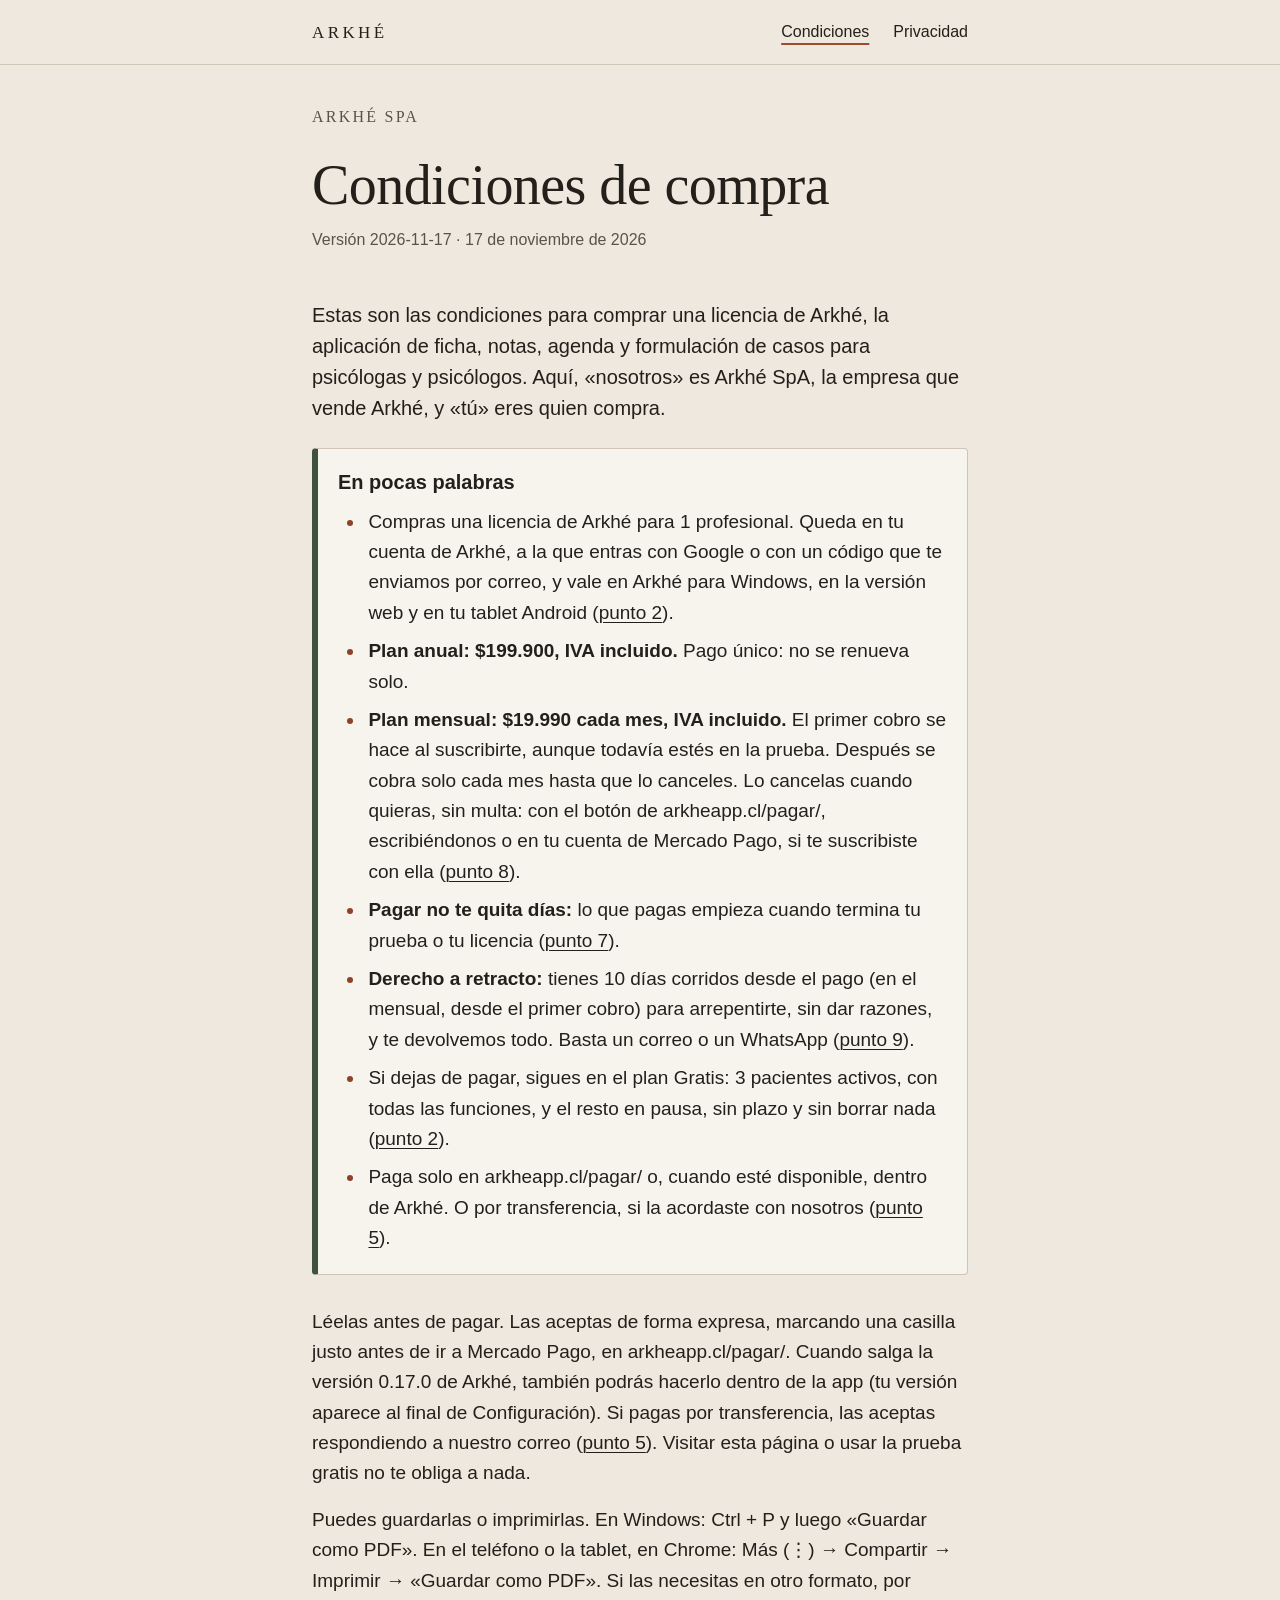
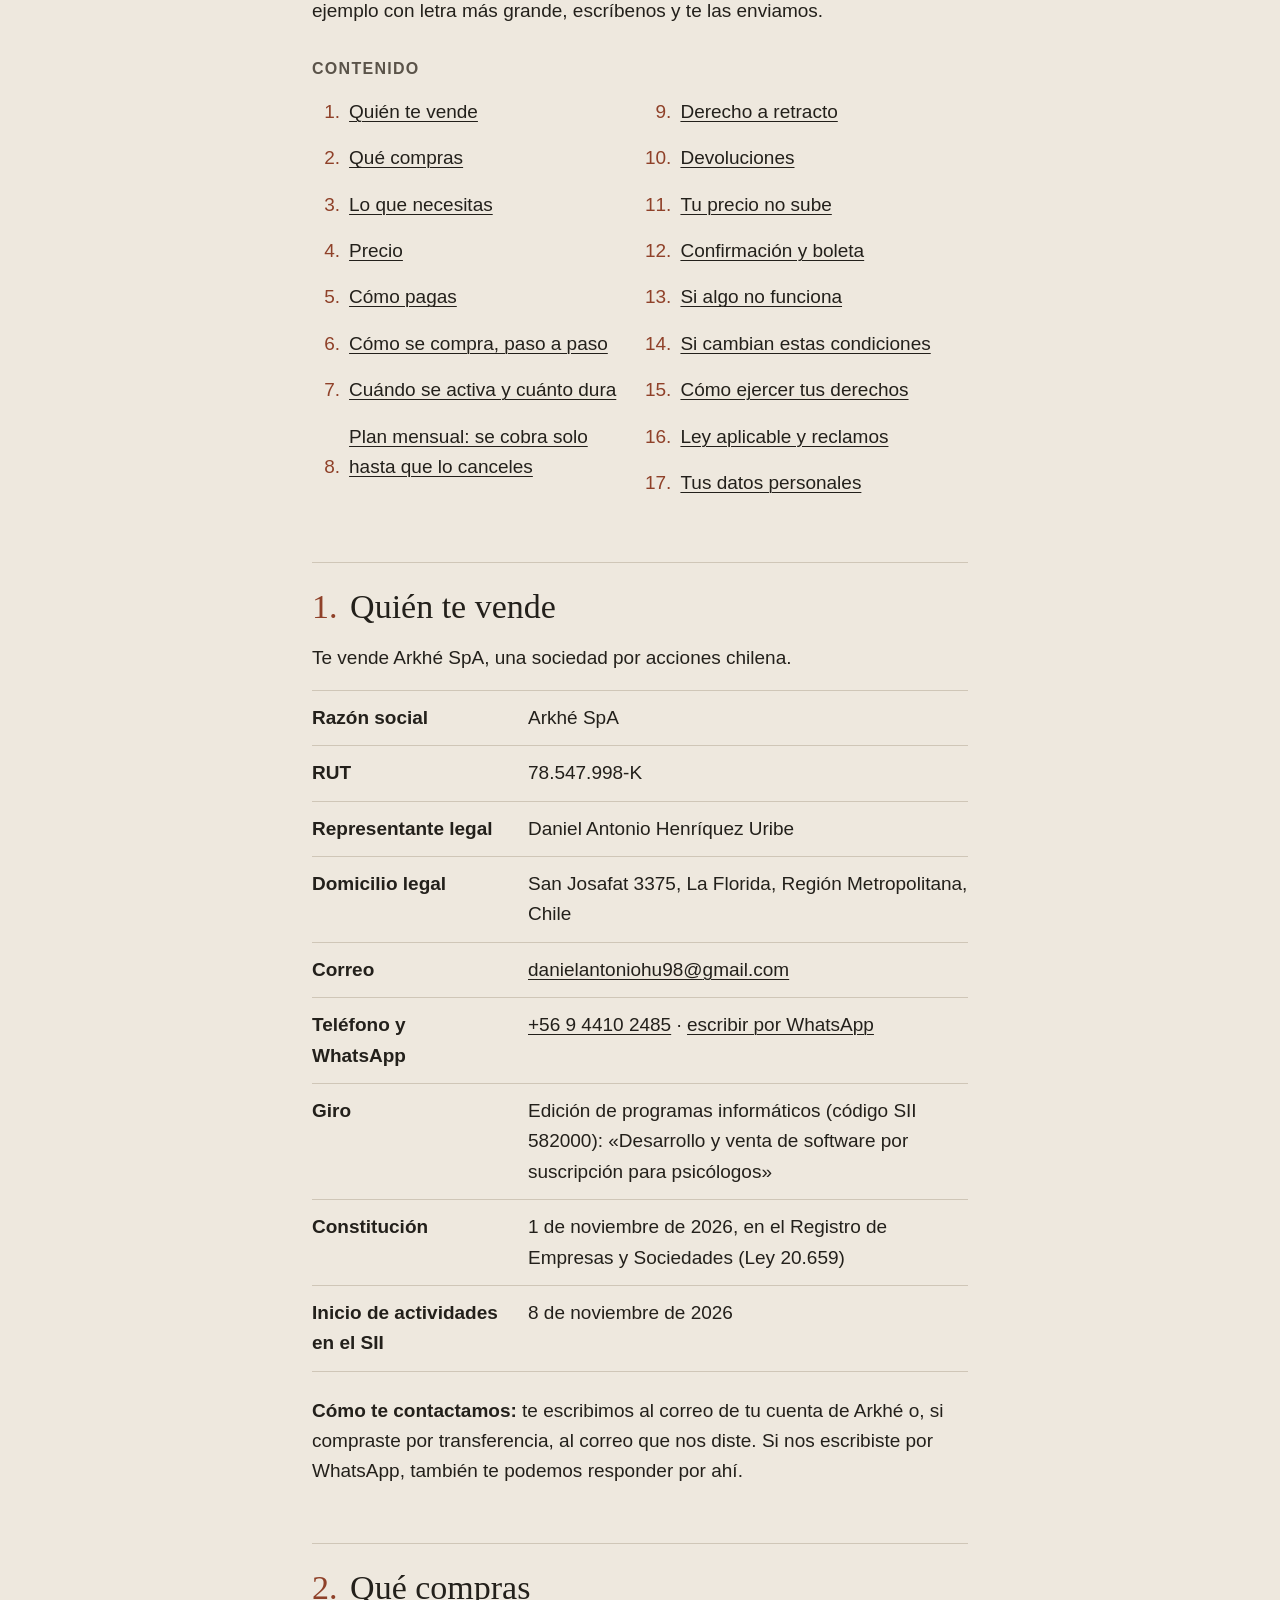
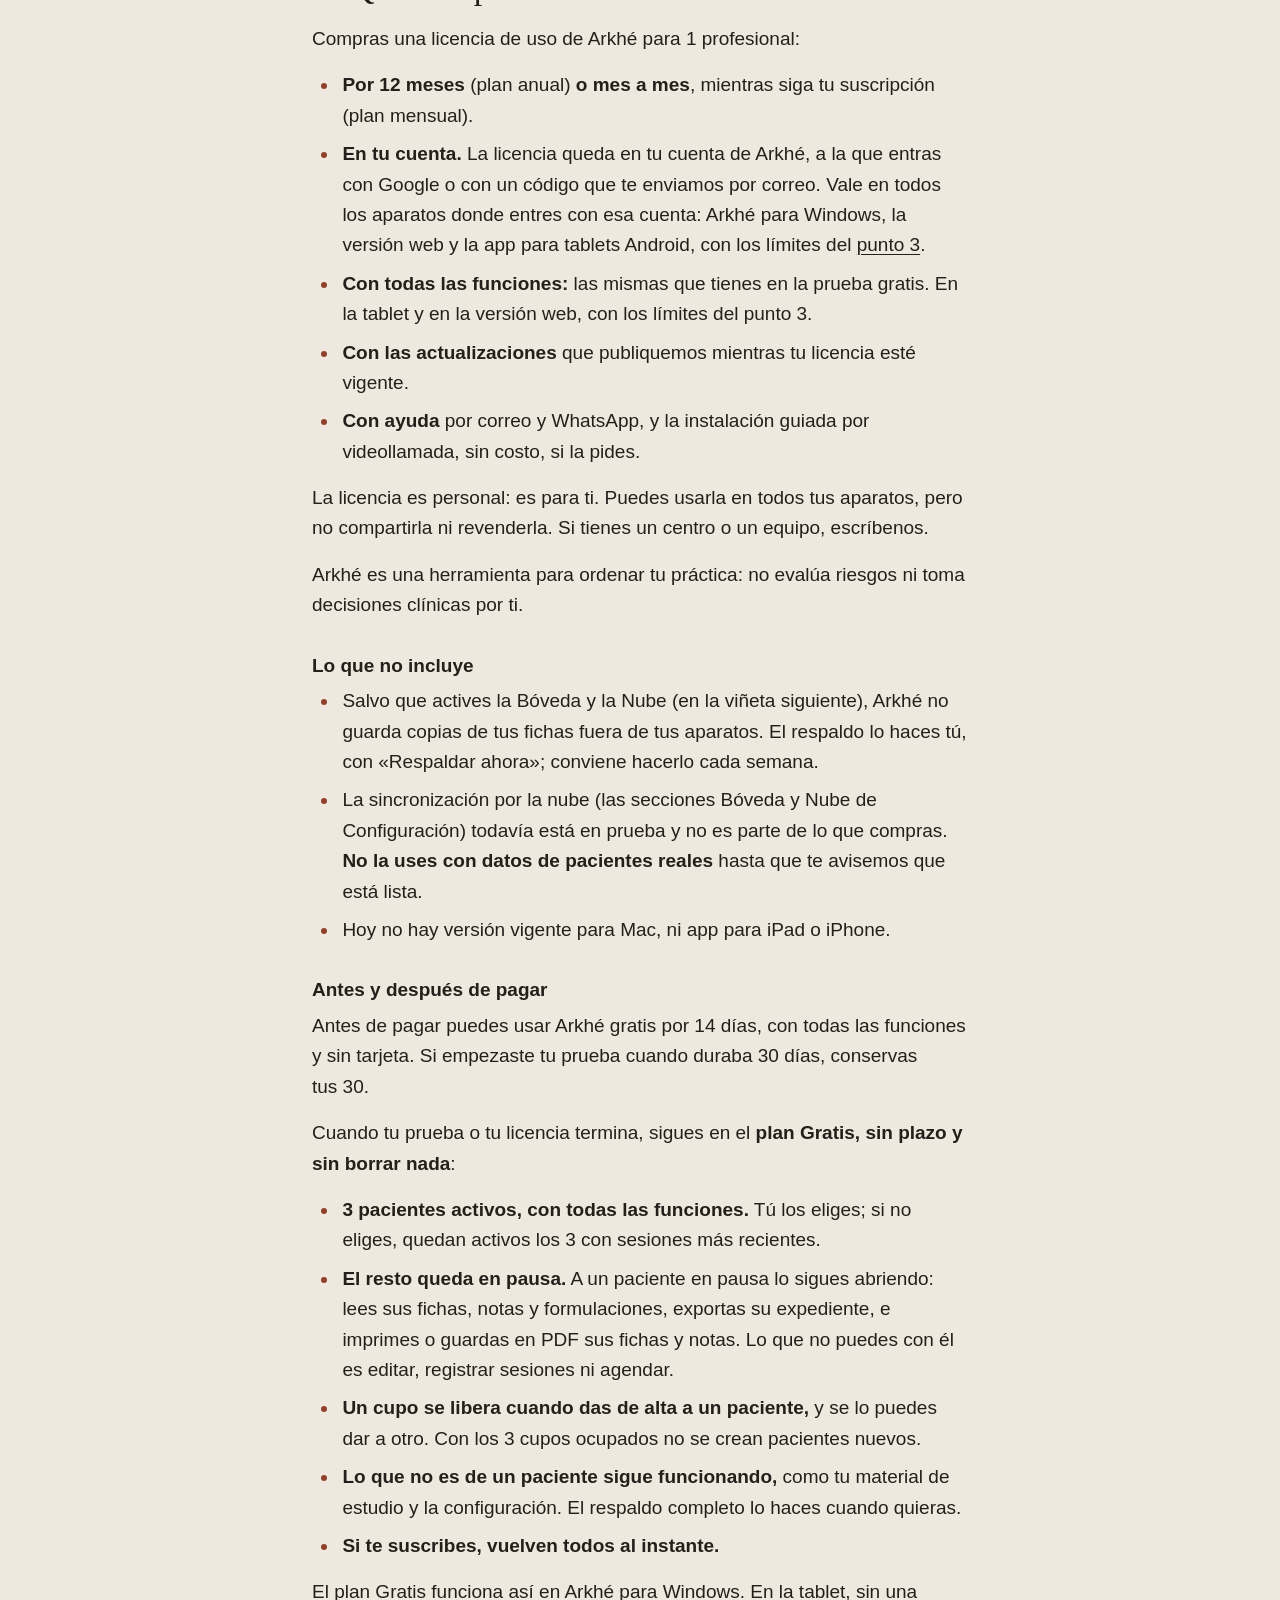
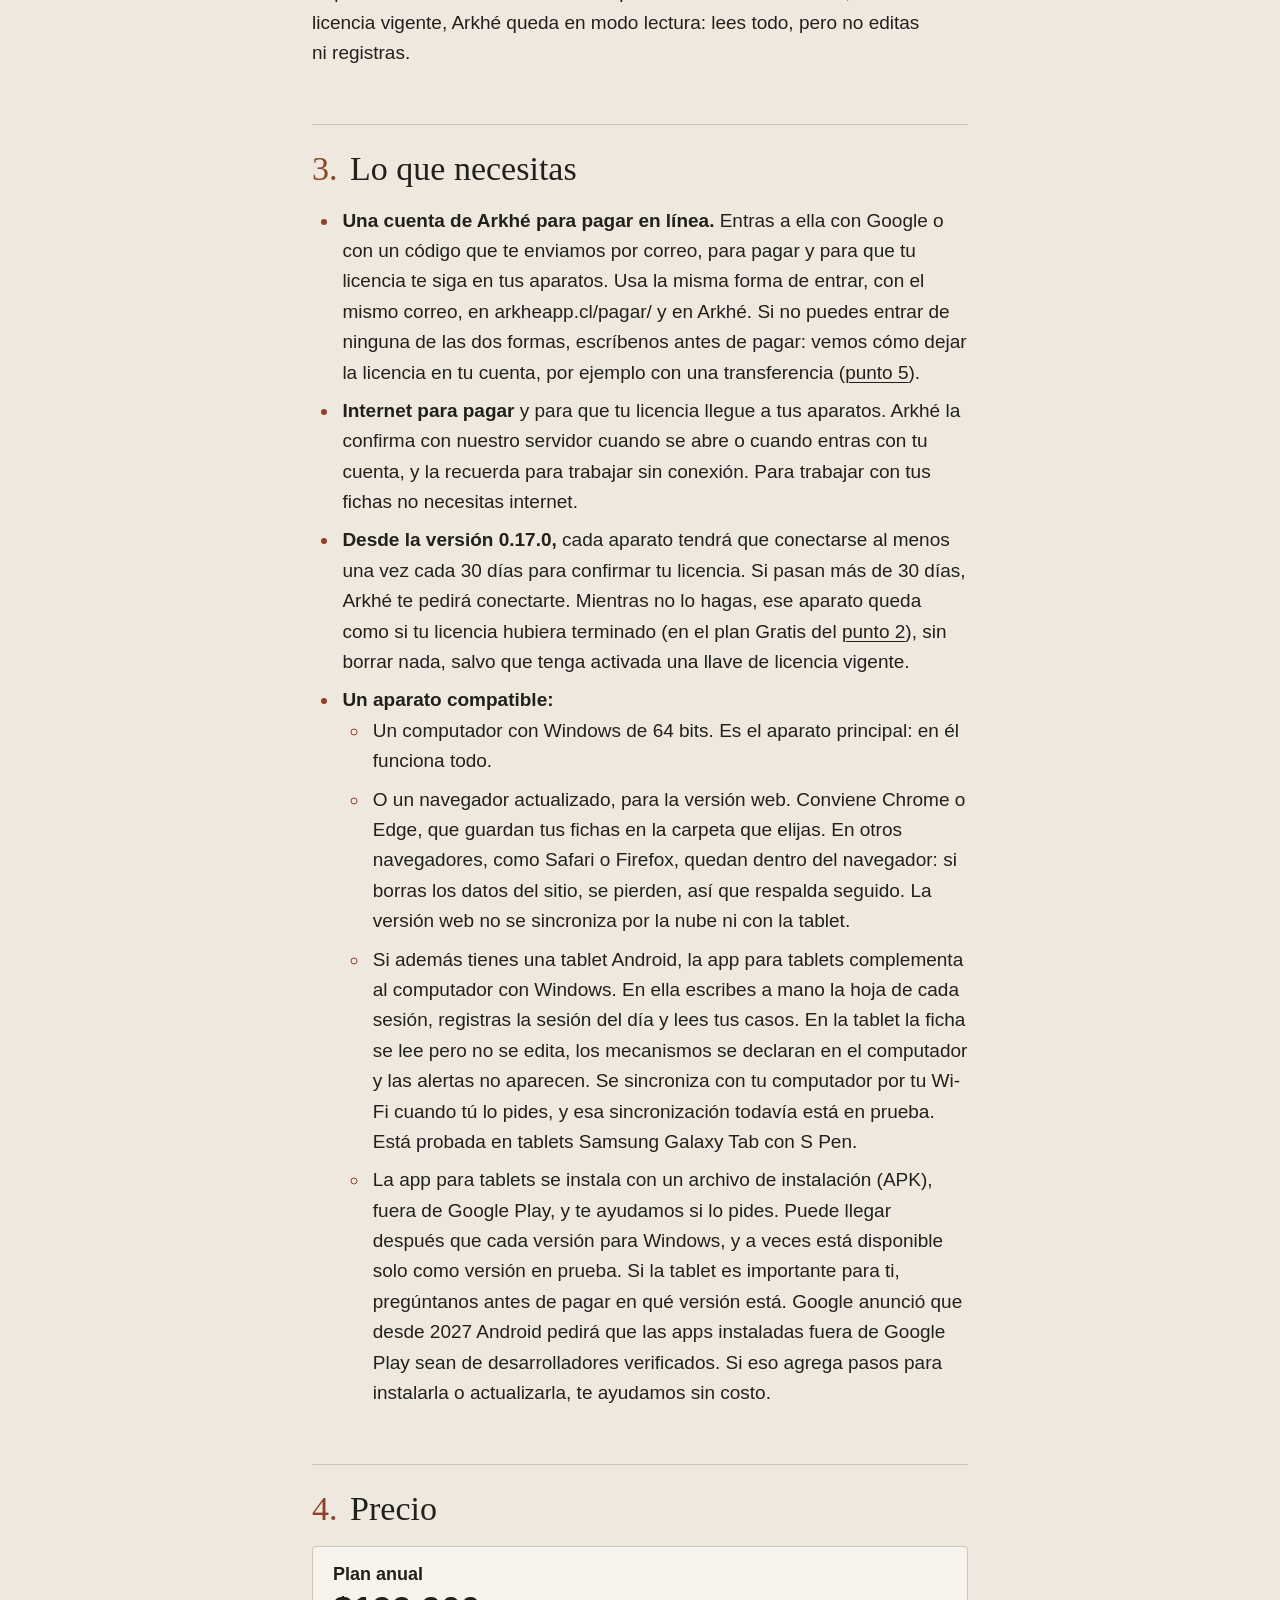
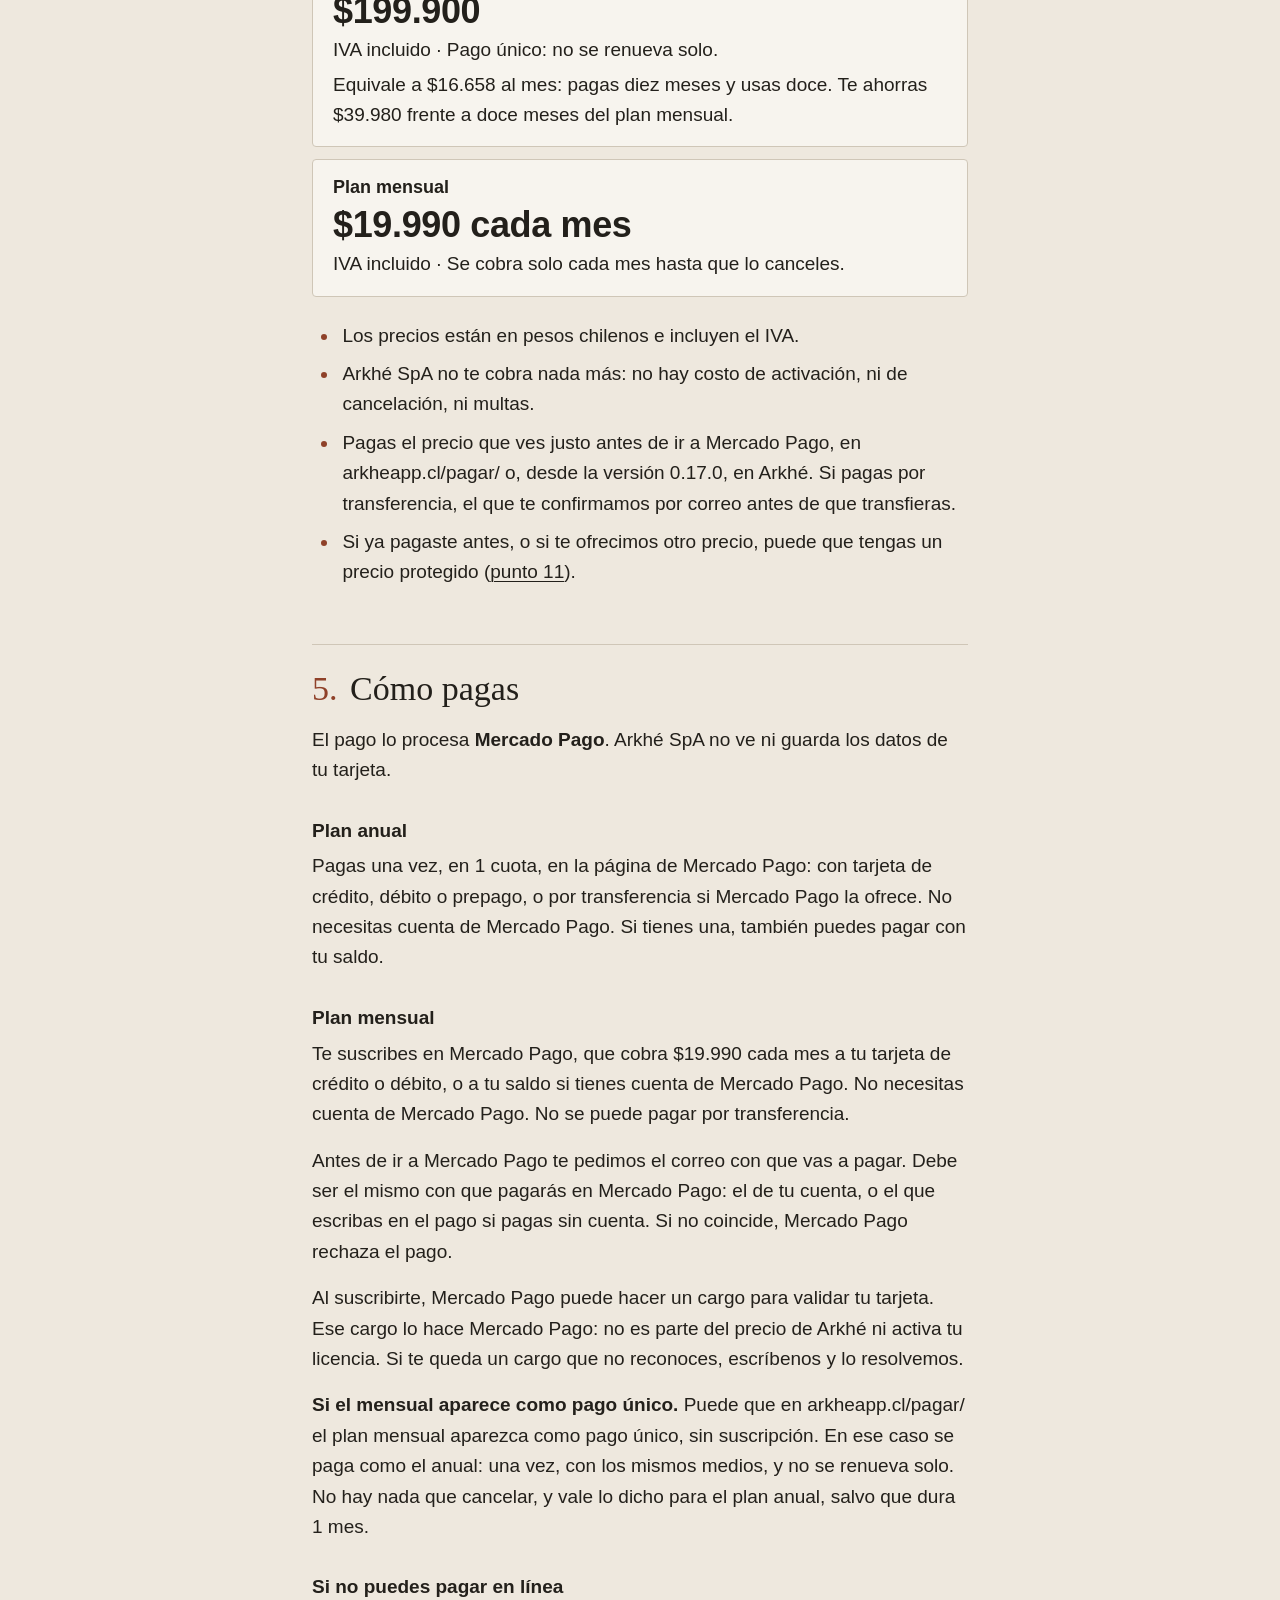
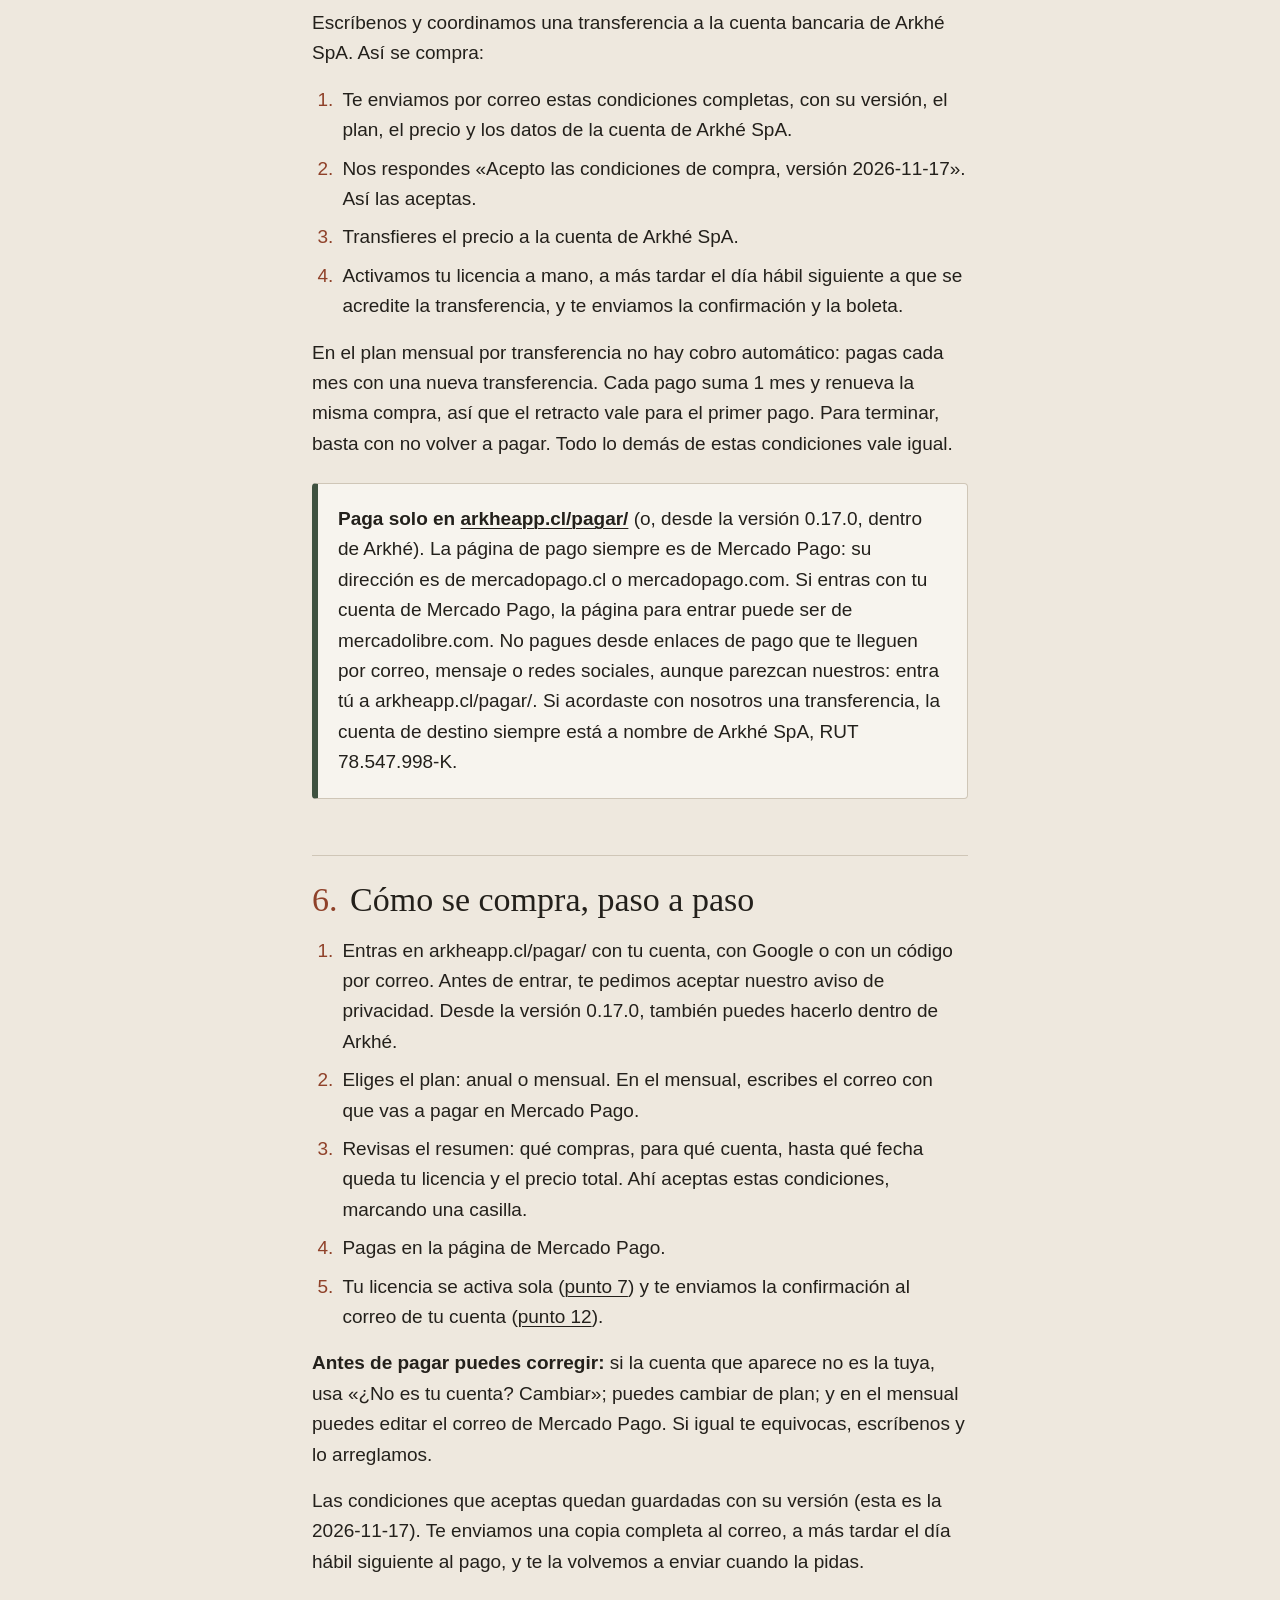
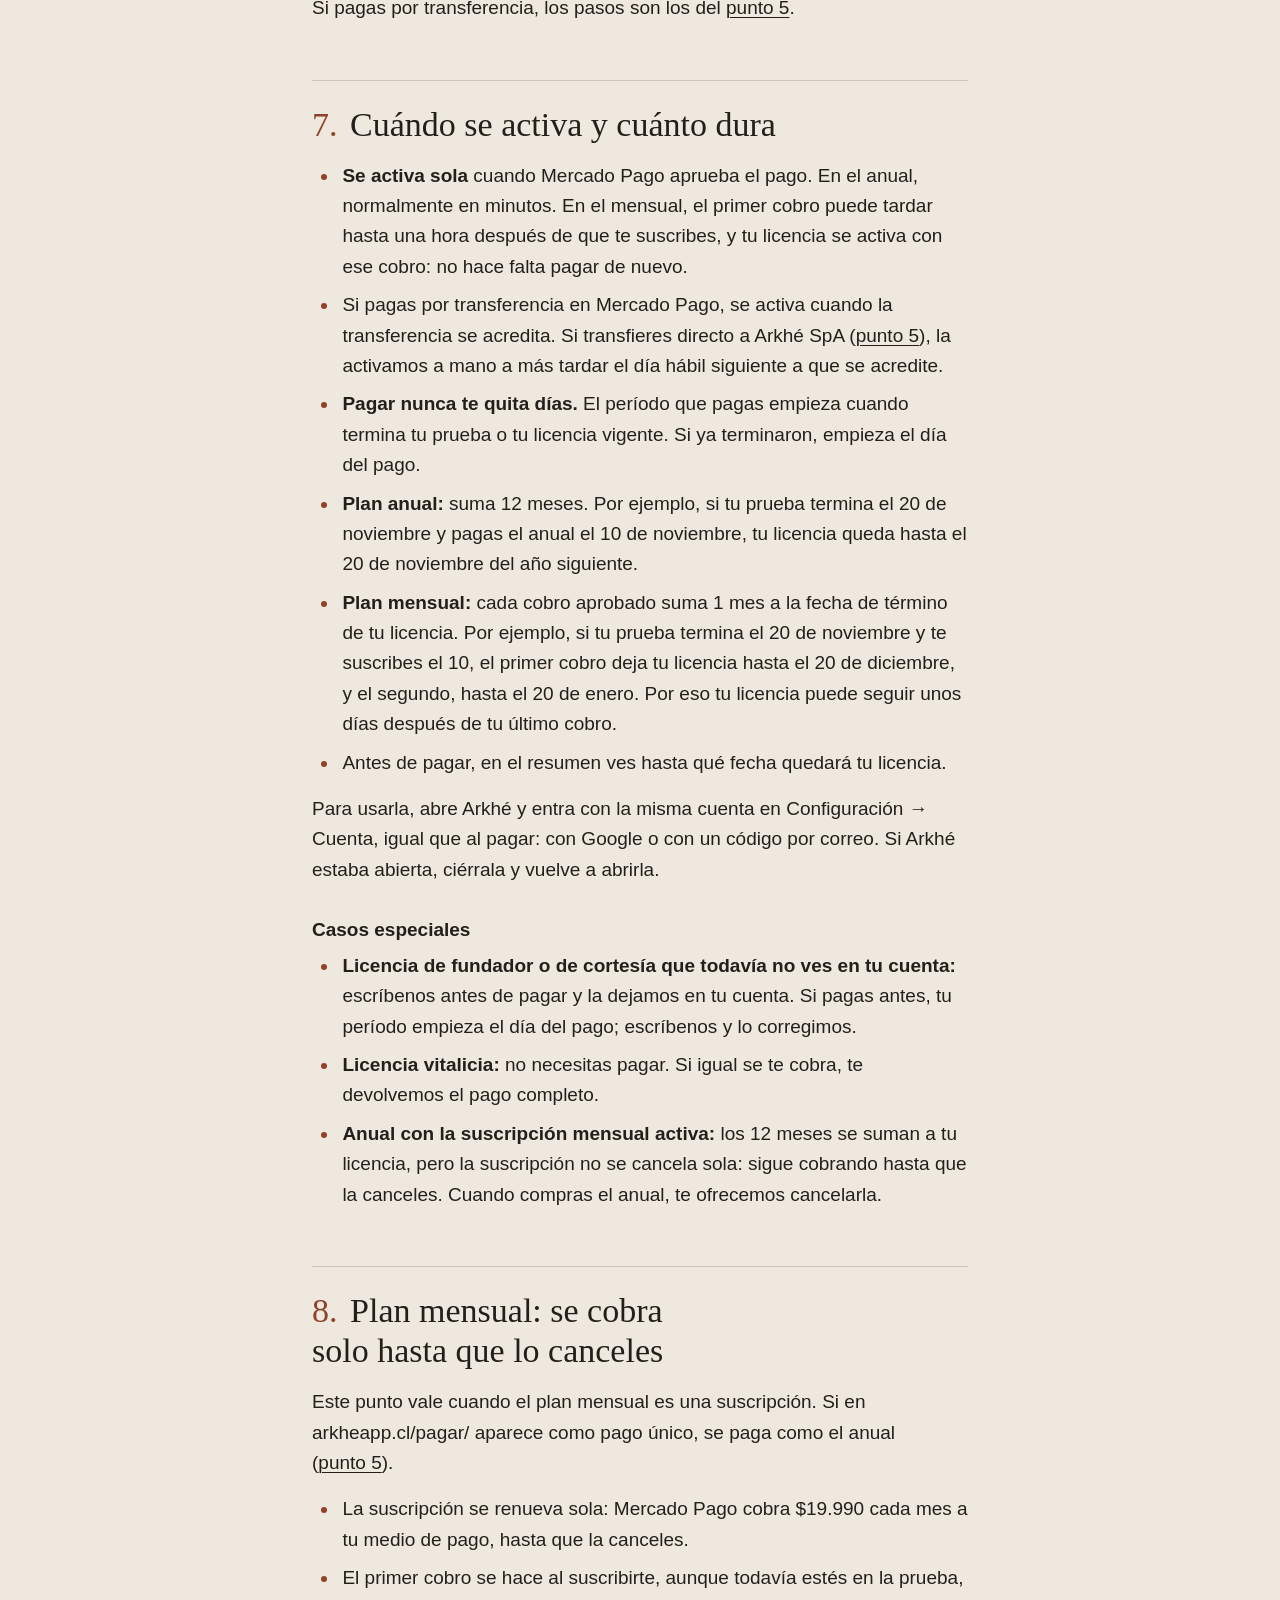
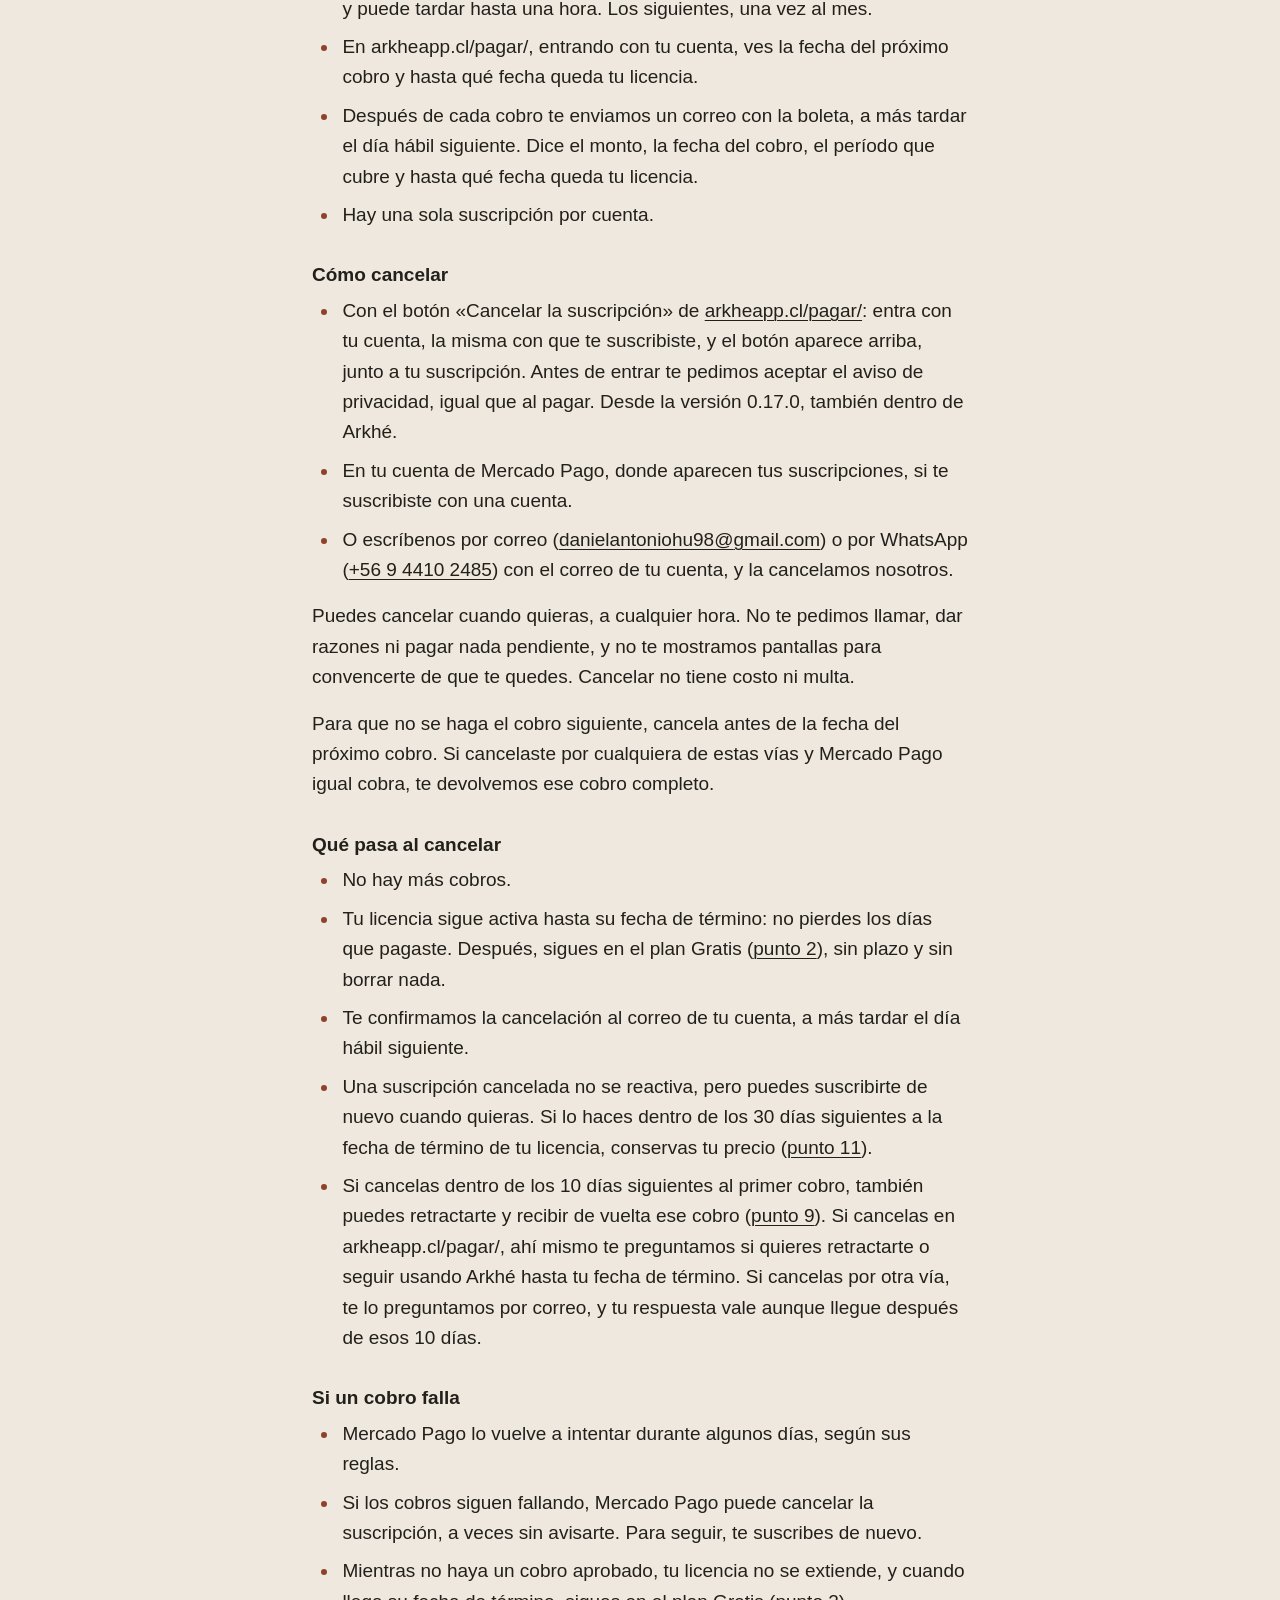
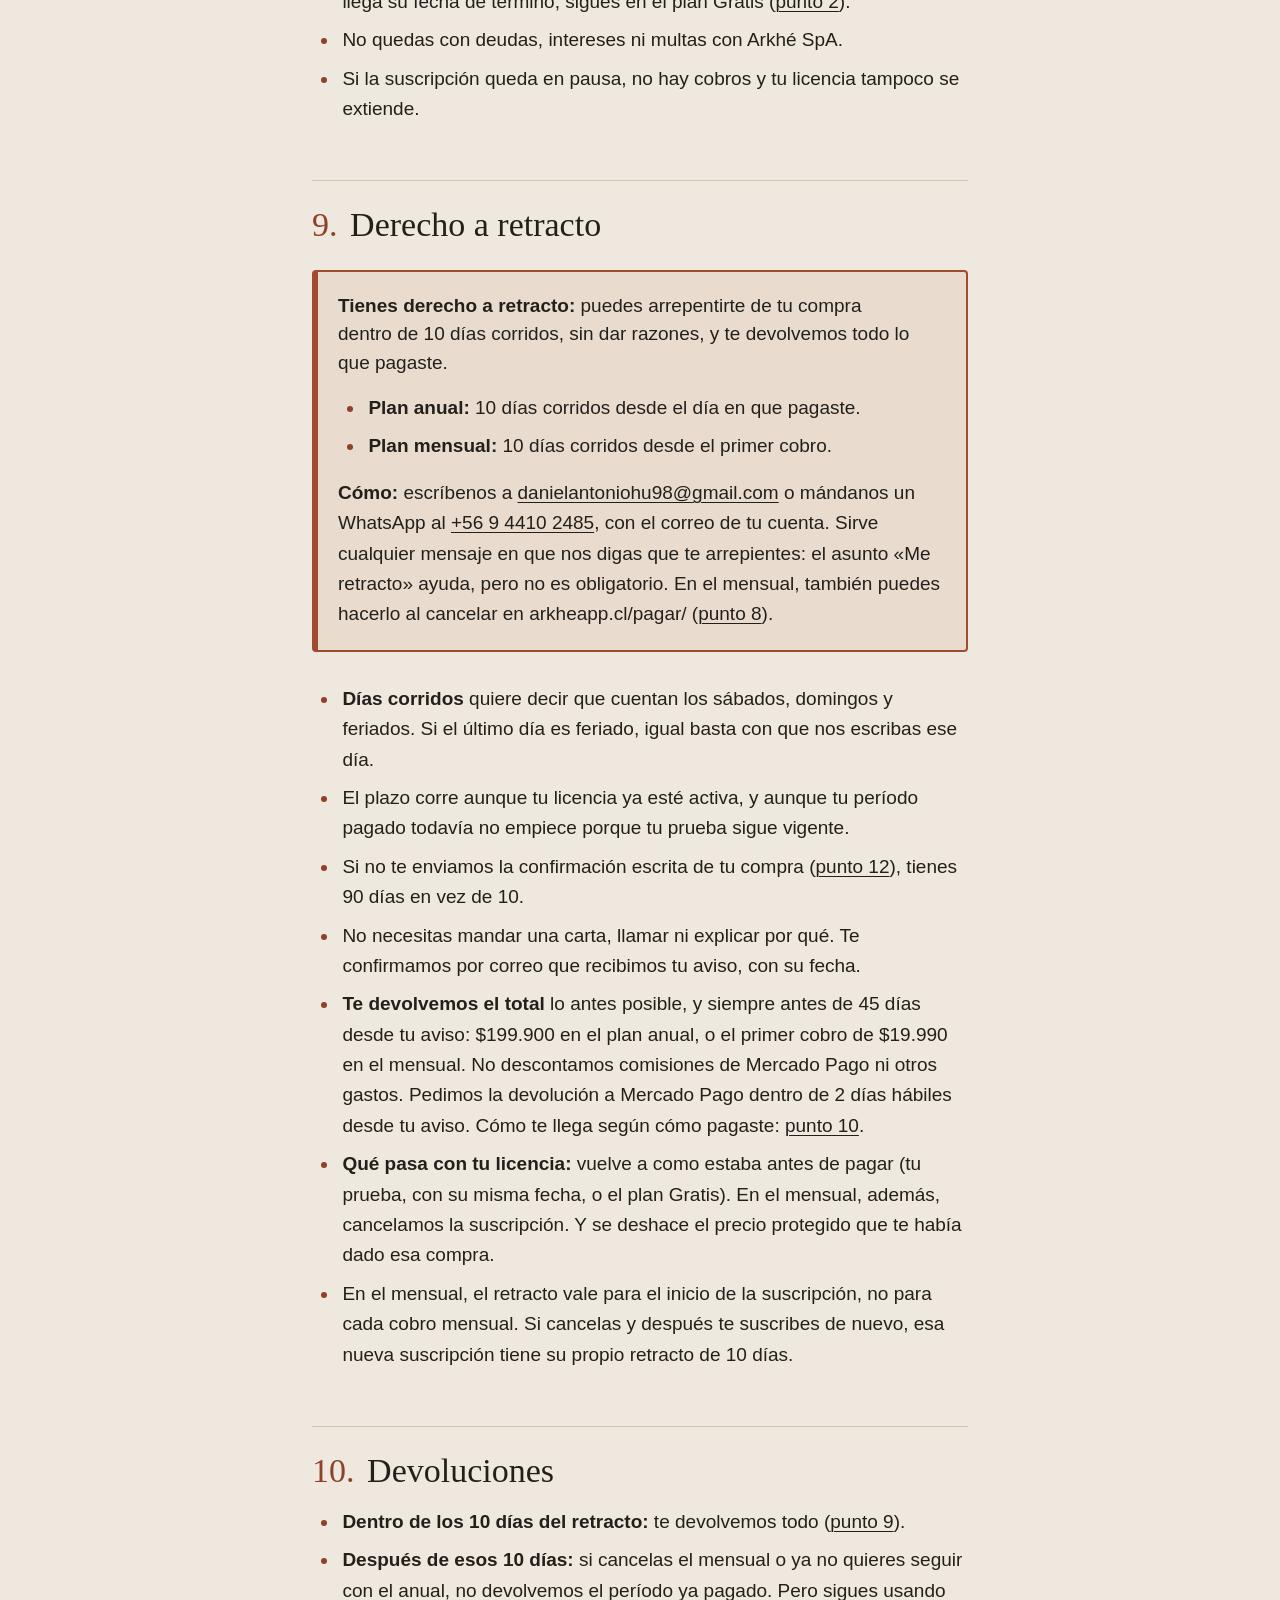
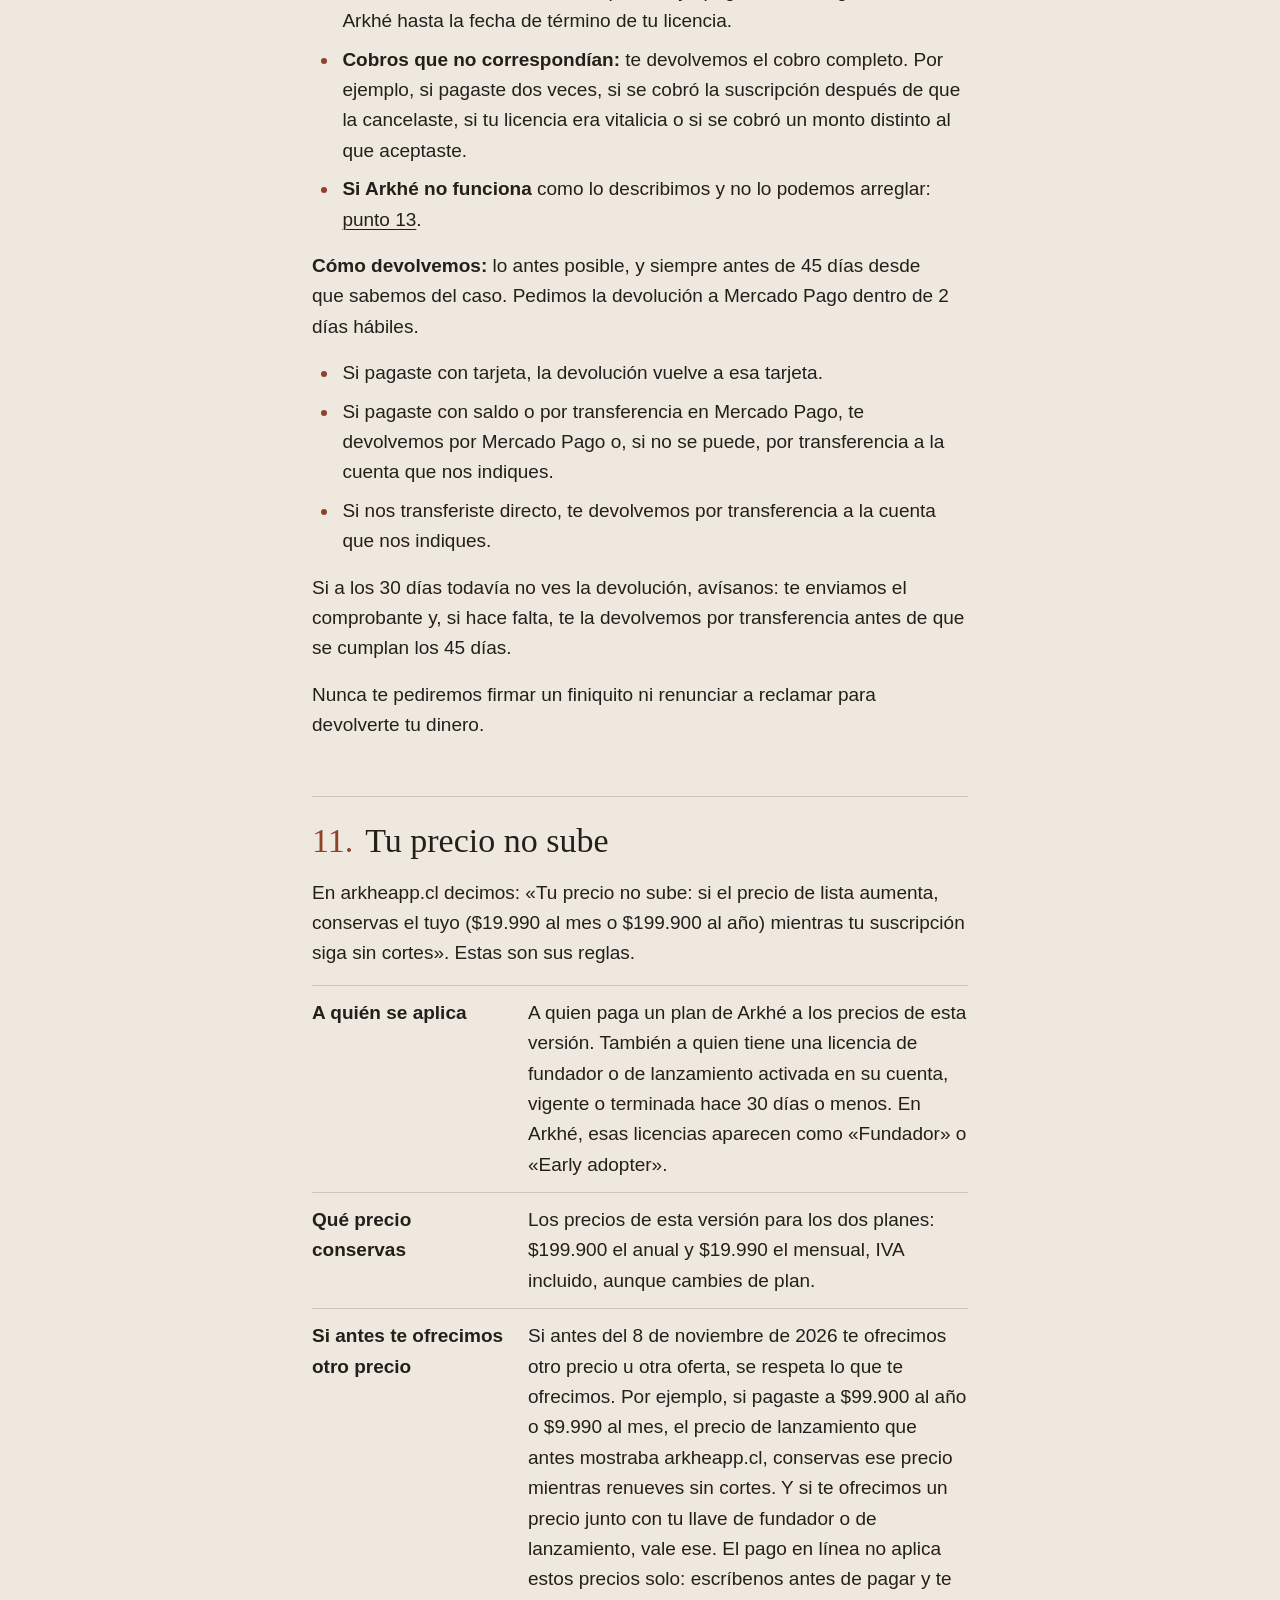
<file: condiciones/index.html>
<!doctype html>
<html lang="es-CL">
<head>
<meta charset="utf-8">
<meta http-equiv="Content-Security-Policy" content="default-src 'self'; script-src 'self'; style-src 'self'; img-src 'self' data:; base-uri 'none'; form-action 'none'; object-src 'none'">
<meta name="viewport" content="width=device-width,initial-scale=1,viewport-fit=cover">
<meta name="referrer" content="no-referrer">
<title>Condiciones de compra · Arkhé</title>
<meta name="description" content="Condiciones para comprar una licencia de Arkhé a Arkhé SpA: precio, pago con Mercado Pago, suscripción mensual y cómo cancelarla, derecho a retracto de 10 días y devoluciones. Versión 2026-11-17.">
<link rel="canonical" href="https://arkheapp.cl/condiciones/">
<meta name="theme-color" content="#eee8de">
<link rel="icon" href="../assets/logo.svg" type="image/svg+xml">
<link rel="stylesheet" href="../paginas.css">
</head>
<body>
<a class="saltar" href="#contenido">Saltar al contenido</a>

<header class="sitio">
  <div class="sitio-cont">
    <a class="marca" href="../" aria-label="Arkhé: ir a la portada">ARKHÉ</a>
    <nav aria-label="Páginas de Arkhé SpA">
      <a href="../condiciones/" aria-current="page">Condiciones</a>
      <a href="../privacidad/">Privacidad</a>
    </nav>
  </div>
</header>

<main id="contenido" class="hoja">
  <header class="cabeza-doc">
    <p class="antetitulo">Arkhé SpA</p>
    <h1>Condiciones de compra</h1>
    <p class="version">Versión 2026-11-17 · 17 de noviembre de 2026</p>
    <p class="solo-impresion">Copia de https://arkheapp.cl/condiciones/</p>
  </header>

  <p class="bajada">Estas son las condiciones para comprar una licencia de Arkhé, la aplicación de ficha, notas, agenda y formulación de casos para psicólogas y psicólogos. Aquí, «nosotros» es Arkhé SpA, la empresa que vende Arkhé, y «tú» eres quien compra.</p>

  <section class="recuadro" aria-labelledby="t-resumen">
    <h2 id="t-resumen">En pocas palabras</h2>
    <ul>
      <li>Compras una licencia de Arkhé para 1 profesional. Queda en tu cuenta de Arkhé, a la que entras con Google o con un código que te enviamos por correo, y vale en Arkhé para Windows, en la versión web y en tu tablet Android (<a href="#que-compras">punto 2</a>).</li>
      <li><strong>Plan anual: $199.900, IVA incluido.</strong> Pago único: no se renueva solo.</li>
      <li><strong>Plan mensual: $19.990 cada mes, IVA incluido.</strong> El primer cobro se hace al suscribirte, aunque todavía estés en la prueba. Después se cobra solo cada mes hasta que lo canceles. Lo cancelas cuando quieras, sin multa: con el botón de arkheapp.cl/pagar/, escribiéndonos o en tu cuenta de Mercado Pago, si te suscribiste con ella (<a href="#mensual">punto 8</a>).</li>
      <li><strong>Pagar no te quita días:</strong> lo que pagas empieza cuando termina tu prueba o tu licencia (<a href="#activacion">punto 7</a>).</li>
      <li><strong>Derecho a retracto:</strong> tienes 10 días corridos desde el pago (en el mensual, desde el primer cobro) para arrepentirte, sin dar razones, y te devolvemos todo. Basta un correo o un WhatsApp (<a href="#retracto">punto 9</a>).</li>
      <li>Si dejas de pagar, sigues en el plan Gratis: 3 pacientes activos, con todas las funciones, y el resto en pausa, sin plazo y sin borrar nada (<a href="#que-compras">punto 2</a>).</li>
      <li>Paga solo en arkheapp.cl/pagar/ o, cuando esté disponible, dentro de Arkhé. O por transferencia, si la acordaste con nosotros (<a href="#como-pagas">punto 5</a>).</li>
    </ul>
  </section>

  <p>Léelas antes de pagar. Las aceptas de forma expresa, marcando una casilla justo antes de ir a Mercado Pago, en arkheapp.cl/pagar/. Cuando salga la versión 0.17.0 de Arkhé, también podrás hacerlo dentro de la app (tu versión aparece al final de Configuración). Si pagas por transferencia, las aceptas respondiendo a nuestro correo (<a href="#como-pagas">punto 5</a>). Visitar esta página o usar la prueba gratis no te obliga a nada.</p>
  <p>Puedes guardarlas o imprimirlas. En Windows: Ctrl&nbsp;+&nbsp;P y luego «Guardar como PDF». En el teléfono o la tablet, en Chrome: Más (⋮) → Compartir → Imprimir → «Guardar como PDF». Si las necesitas en otro formato, por ejemplo con letra más grande, escríbenos y te las enviamos.</p>

  <nav class="indice" aria-labelledby="t-indice">
    <h2 id="t-indice">Contenido</h2>
    <ol>
      <li><a href="#vendedor">Quién te vende</a></li>
      <li><a href="#que-compras">Qué compras</a></li>
      <li><a href="#lo-que-necesitas">Lo que necesitas</a></li>
      <li><a href="#precio">Precio</a></li>
      <li><a href="#como-pagas">Cómo pagas</a></li>
      <li><a href="#paso-a-paso">Cómo se compra, paso a paso</a></li>
      <li><a href="#activacion">Cuándo se activa y cuánto dura</a></li>
      <li><a href="#mensual">Plan mensual: se cobra solo hasta que lo canceles</a></li>
      <li><a href="#retracto">Derecho a retracto</a></li>
      <li><a href="#devoluciones">Devoluciones</a></li>
      <li><a href="#precio-protegido">Tu precio no sube</a></li>
      <li><a href="#confirmacion">Confirmación y boleta</a></li>
      <li><a href="#si-algo-falla">Si algo no funciona</a></li>
      <li><a href="#cambios">Si cambian estas condiciones</a></li>
      <li><a href="#tus-derechos">Cómo ejercer tus derechos</a></li>
      <li><a href="#ley-aplicable">Ley aplicable y reclamos</a></li>
      <li><a href="#datos">Tus datos personales</a></li>
    </ol>
  </nav>

  <section>
    <h2 id="vendedor"><span class="num">1.</span> Quién te vende</h2>
    <p>Te vende Arkhé SpA, una sociedad por acciones chilena.</p>
    <dl class="ficha">
      <div><dt>Razón social</dt><dd>Arkhé SpA</dd></div>
      <div><dt>RUT</dt><dd>78.547.998-K</dd></div>
      <div><dt>Representante legal</dt><dd>Daniel Antonio Henríquez Uribe</dd></div>
      <div><dt>Domicilio legal</dt><dd>San Josafat 3375, La Florida, Región Metropolitana, Chile</dd></div>
      <div><dt>Correo</dt><dd><!--email_off--><a href="mailto:danielantoniohu98@gmail.com">danielantoniohu98@<wbr>gmail.com</a><!--/email_off--></dd></div>
      <div><dt>Teléfono y WhatsApp</dt><dd><a href="tel:+56944102485">+56&nbsp;9&nbsp;4410&nbsp;2485</a> · <a class="url" href="https://wa.me/56944102485" target="_blank" rel="noopener">escribir por WhatsApp<span class="solo-lector"> (se abre en otra pestaña)</span></a></dd></div>
      <div><dt>Giro</dt><dd>Edición de programas informáticos (código SII 582000): «Desarrollo y venta de software por suscripción para psicólogos»</dd></div>
      <div><dt>Constitución</dt><dd>1 de noviembre de 2026, en el Registro de Empresas y Sociedades (Ley 20.659)</dd></div>
      <div><dt>Inicio de actividades en el SII</dt><dd>8 de noviembre de 2026</dd></div>
    </dl>
    <p><strong>Cómo te contactamos:</strong> te escribimos al correo de tu cuenta de Arkhé o, si compraste por transferencia, al correo que nos diste. Si nos escribiste por WhatsApp, también te podemos responder por ahí.</p>
  </section>

  <section>
    <h2 id="que-compras"><span class="num">2.</span> Qué compras</h2>
    <p>Compras una licencia de uso de Arkhé para 1 profesional:</p>
    <ul>
      <li><strong>Por 12 meses</strong> (plan anual) <strong>o mes a mes</strong>, mientras siga tu suscripción (plan mensual).</li>
      <li><strong>En tu cuenta.</strong> La licencia queda en tu cuenta de Arkhé, a la que entras con Google o con un código que te enviamos por correo. Vale en todos los aparatos donde entres con esa cuenta: Arkhé para Windows, la versión web y la app para tablets Android, con los límites del <a href="#lo-que-necesitas">punto 3</a>.</li>
      <li><strong>Con todas las funciones:</strong> las mismas que tienes en la prueba gratis. En la tablet y en la versión web, con los límites del punto 3.</li>
      <li><strong>Con las actualizaciones</strong> que publiquemos mientras tu licencia esté vigente.</li>
      <li><strong>Con ayuda</strong> por correo y WhatsApp, y la instalación guiada por videollamada, sin costo, si la pides.</li>
    </ul>
    <p>La licencia es personal: es para ti. Puedes usarla en todos tus aparatos, pero no compartirla ni revenderla. Si tienes un centro o un equipo, escríbenos.</p>
    <p>Arkhé es una herramienta para ordenar tu práctica: no evalúa riesgos ni toma decisiones clínicas por ti.</p>

    <h3>Lo que no incluye</h3>
    <ul>
      <li>Salvo que actives la Bóveda y la Nube (en la viñeta siguiente), Arkhé no guarda copias de tus fichas fuera de tus aparatos. El respaldo lo haces tú, con «Respaldar ahora»; conviene hacerlo cada semana.</li>
      <li>La sincronización por la nube (las secciones Bóveda y Nube de Configuración) todavía está en prueba y no es parte de lo que compras. <strong>No la uses con datos de pacientes reales</strong> hasta que te avisemos que está lista.</li>
      <li>Hoy no hay versión vigente para Mac, ni app para iPad o iPhone.</li>
    </ul>

    <h3>Antes y después de pagar</h3>
    <p>Antes de pagar puedes usar Arkhé gratis por 14 días, con todas las funciones y sin tarjeta. Si empezaste tu prueba cuando duraba 30 días, conservas tus 30.</p>
    <p>Cuando tu prueba o tu licencia termina, sigues en el <strong>plan Gratis, sin plazo y sin borrar nada</strong>:</p>
    <ul>
      <li><strong>3 pacientes activos, con todas las funciones.</strong> Tú los eliges; si no eliges, quedan activos los 3 con sesiones más recientes.</li>
      <li><strong>El resto queda en pausa.</strong> A un paciente en pausa lo sigues abriendo: lees sus fichas, notas y formulaciones, exportas su expediente, e imprimes o guardas en PDF sus fichas y notas. Lo que no puedes con él es editar, registrar sesiones ni agendar.</li>
      <li><strong>Un cupo se libera cuando das de alta a un paciente,</strong> y se lo puedes dar a otro. Con los 3 cupos ocupados no se crean pacientes nuevos.</li>
      <li><strong>Lo que no es de un paciente sigue funcionando,</strong> como tu material de estudio y la configuración. El respaldo completo lo haces cuando quieras.</li>
      <li><strong>Si te suscribes, vuelven todos al instante.</strong></li>
    </ul>
    <p>El plan Gratis funciona así en Arkhé para Windows. En la tablet, sin una licencia vigente, Arkhé queda en modo lectura: lees todo, pero no editas ni registras.</p>
  </section>

  <section>
    <h2 id="lo-que-necesitas"><span class="num">3.</span> Lo que necesitas</h2>
    <ul>
      <li><strong>Una cuenta de Arkhé para pagar en línea.</strong> Entras a ella con Google o con un código que te enviamos por correo, para pagar y para que tu licencia te siga en tus aparatos. Usa la misma forma de entrar, con el mismo correo, en arkheapp.cl/pagar/ y en Arkhé. Si no puedes entrar de ninguna de las dos formas, escríbenos antes de pagar: vemos cómo dejar la licencia en tu cuenta, por ejemplo con una transferencia (<a href="#como-pagas">punto 5</a>).</li>
      <li><strong>Internet para pagar</strong> y para que tu licencia llegue a tus aparatos. Arkhé la confirma con nuestro servidor cuando se abre o cuando entras con tu cuenta, y la recuerda para trabajar sin conexión. Para trabajar con tus fichas no necesitas internet.</li>
      <li><strong>Desde la versión 0.17.0,</strong> cada aparato tendrá que conectarse al menos una vez cada 30 días para confirmar tu licencia. Si pasan más de 30 días, Arkhé te pedirá conectarte. Mientras no lo hagas, ese aparato queda como si tu licencia hubiera terminado (en el plan Gratis del <a href="#que-compras">punto 2</a>), sin borrar nada, salvo que tenga activada una llave de licencia vigente.</li>
      <li><strong>Un aparato compatible:</strong>
        <ul>
          <li>Un computador con Windows de 64 bits. Es el aparato principal: en él funciona todo.</li>
          <li>O un navegador actualizado, para la versión web. Conviene Chrome o Edge, que guardan tus fichas en la carpeta que elijas. En otros navegadores, como Safari o Firefox, quedan dentro del navegador: si borras los datos del sitio, se pierden, así que respalda seguido. La versión web no se sincroniza por la nube ni con la tablet.</li>
          <li>Si además tienes una tablet Android, la app para tablets complementa al computador con Windows. En ella escribes a mano la hoja de cada sesión, registras la sesión del día y lees tus casos. En la tablet la ficha se lee pero no se edita, los mecanismos se declaran en el computador y las alertas no aparecen. Se sincroniza con tu computador por tu Wi-Fi cuando tú lo pides, y esa sincronización todavía está en prueba. Está probada en tablets Samsung Galaxy Tab con S Pen.</li>
          <li>La app para tablets se instala con un archivo de instalación (APK), fuera de Google Play, y te ayudamos si lo pides. Puede llegar después que cada versión para Windows, y a veces está disponible solo como versión en prueba. Si la tablet es importante para ti, pregúntanos antes de pagar en qué versión está. Google anunció que desde 2027 Android pedirá que las apps instaladas fuera de Google Play sean de desarrolladores verificados. Si eso agrega pasos para instalarla o actualizarla, te ayudamos sin costo.</li>
        </ul>
      </li>
    </ul>
  </section>

  <section>
    <h2 id="precio"><span class="num">4.</span> Precio</h2>
    <dl class="precios">
      <div class="precio">
        <dt>Plan anual</dt>
        <dd><span class="monto">$199.900</span> IVA incluido · Pago único: no se renueva solo.</dd>
        <dd>Equivale a $16.658 al mes: pagas diez meses y usas doce. Te ahorras $39.980 frente a doce meses del plan mensual.</dd>
      </div>
      <div class="precio">
        <dt>Plan mensual</dt>
        <dd><span class="monto">$19.990 cada mes</span> IVA incluido · Se cobra solo cada mes hasta que lo canceles.</dd>
      </div>
    </dl>
    <ul>
      <li>Los precios están en pesos chilenos e incluyen el IVA.</li>
      <li>Arkhé SpA no te cobra nada más: no hay costo de activación, ni de cancelación, ni multas.</li>
      <li>Pagas el precio que ves justo antes de ir a Mercado Pago, en arkheapp.cl/pagar/ o, desde la versión 0.17.0, en Arkhé. Si pagas por transferencia, el que te confirmamos por correo antes de que transfieras.</li>
      <li>Si ya pagaste antes, o si te ofrecimos otro precio, puede que tengas un precio protegido (<a href="#precio-protegido">punto 11</a>).</li>
    </ul>
  </section>

  <section>
    <h2 id="como-pagas"><span class="num">5.</span> Cómo pagas</h2>
    <p>El pago lo procesa <strong>Mercado Pago</strong>. Arkhé SpA no ve ni guarda los datos de tu tarjeta.</p>

    <h3>Plan anual</h3>
    <p>Pagas una vez, en 1 cuota, en la página de Mercado Pago: con tarjeta de crédito, débito o prepago, o por transferencia si Mercado Pago la ofrece. No necesitas cuenta de Mercado Pago. Si tienes una, también puedes pagar con tu saldo.</p>

    <h3>Plan mensual</h3>
    <p>Te suscribes en Mercado Pago, que cobra $19.990 cada mes a tu tarjeta de crédito o débito, o a tu saldo si tienes cuenta de Mercado Pago. No necesitas cuenta de Mercado Pago. No se puede pagar por transferencia.</p>
    <p>Antes de ir a Mercado Pago te pedimos el correo con que vas a pagar. Debe ser el mismo con que pagarás en Mercado Pago: el de tu cuenta, o el que escribas en el pago si pagas sin cuenta. Si no coincide, Mercado Pago rechaza el pago.</p>
    <p>Al suscribirte, Mercado Pago puede hacer un cargo para validar tu tarjeta. Ese cargo lo hace Mercado Pago: no es parte del precio de Arkhé ni activa tu licencia. Si te queda un cargo que no reconoces, escríbenos y lo resolvemos.</p>
    <p><strong>Si el mensual aparece como pago único.</strong> Puede que en arkheapp.cl/pagar/ el plan mensual aparezca como pago único, sin suscripción. En ese caso se paga como el anual: una vez, con los mismos medios, y no se renueva solo. No hay nada que cancelar, y vale lo dicho para el plan anual, salvo que dura 1 mes.</p>

    <h3>Si no puedes pagar en línea</h3>
    <p>Escríbenos y coordinamos una transferencia a la cuenta bancaria de Arkhé SpA. Así se compra:</p>
    <ol>
      <li>Te enviamos por correo estas condiciones completas, con su versión, el plan, el precio y los datos de la cuenta de Arkhé SpA.</li>
      <li>Nos respondes «Acepto las condiciones de compra, versión 2026-11-17». Así las aceptas.</li>
      <li>Transfieres el precio a la cuenta de Arkhé SpA.</li>
      <li>Activamos tu licencia a mano, a más tardar el día hábil siguiente a que se acredite la transferencia, y te enviamos la confirmación y la boleta.</li>
    </ol>
    <p>En el plan mensual por transferencia no hay cobro automático: pagas cada mes con una nueva transferencia. Cada pago suma 1 mes y renueva la misma compra, así que el retracto vale para el primer pago. Para terminar, basta con no volver a pagar. Todo lo demás de estas condiciones vale igual.</p>

    <div class="recuadro">
      <p><strong>Paga solo en <a href="../pagar/">arkheapp.cl/pagar/</a></strong> (o, desde la versión 0.17.0, dentro de Arkhé). La página de pago siempre es de Mercado Pago: su dirección es de mercadopago.cl o mercadopago.com. Si entras con tu cuenta de Mercado Pago, la página para entrar puede ser de mercadolibre.com. No pagues desde enlaces de pago que te lleguen por correo, mensaje o redes sociales, aunque parezcan nuestros: entra tú a arkheapp.cl/pagar/. Si acordaste con nosotros una transferencia, la cuenta de destino siempre está a nombre de Arkhé SpA, RUT 78.547.998-K.</p>
    </div>
  </section>

  <section>
    <h2 id="paso-a-paso"><span class="num">6.</span> Cómo se compra, paso a paso</h2>
    <ol>
      <li>Entras en arkheapp.cl/pagar/ con tu cuenta, con Google o con un código por correo. Antes de entrar, te pedimos aceptar nuestro aviso de privacidad. Desde la versión 0.17.0, también puedes hacerlo dentro de Arkhé.</li>
      <li>Eliges el plan: anual o mensual. En el mensual, escribes el correo con que vas a pagar en Mercado Pago.</li>
      <li>Revisas el resumen: qué compras, para qué cuenta, hasta qué fecha queda tu licencia y el precio total. Ahí aceptas estas condiciones, marcando una casilla.</li>
      <li>Pagas en la página de Mercado Pago.</li>
      <li>Tu licencia se activa sola (<a href="#activacion">punto 7</a>) y te enviamos la confirmación al correo de tu cuenta (<a href="#confirmacion">punto 12</a>).</li>
    </ol>
    <p><strong>Antes de pagar puedes corregir:</strong> si la cuenta que aparece no es la tuya, usa «¿No es tu cuenta? Cambiar»; puedes cambiar de plan; y en el mensual puedes editar el correo de Mercado Pago. Si igual te equivocas, escríbenos y lo arreglamos.</p>
    <p>Las condiciones que aceptas quedan guardadas con su versión (esta es la 2026-11-17). Te enviamos una copia completa al correo, a más tardar el día hábil siguiente al pago, y te la volvemos a enviar cuando la pidas.</p>
    <p>Si pagas por transferencia, los pasos son los del <a href="#como-pagas">punto 5</a>.</p>
  </section>

  <section>
    <h2 id="activacion"><span class="num">7.</span> Cuándo se activa y cuánto dura</h2>
    <ul>
      <li><strong>Se activa sola</strong> cuando Mercado Pago aprueba el pago. En el anual, normalmente en minutos. En el mensual, el primer cobro puede tardar hasta una hora después de que te suscribes, y tu licencia se activa con ese cobro: no hace falta pagar de nuevo.</li>
      <li>Si pagas por transferencia en Mercado Pago, se activa cuando la transferencia se acredita. Si transfieres directo a Arkhé SpA (<a href="#como-pagas">punto 5</a>), la activamos a mano a más tardar el día hábil siguiente a que se acredite.</li>
      <li><strong>Pagar nunca te quita días.</strong> El período que pagas empieza cuando termina tu prueba o tu licencia vigente. Si ya terminaron, empieza el día del pago.</li>
      <li><strong>Plan anual:</strong> suma 12 meses. Por ejemplo, si tu prueba termina el 20 de noviembre y pagas el anual el 10 de noviembre, tu licencia queda hasta el 20 de noviembre del año siguiente.</li>
      <li><strong>Plan mensual:</strong> cada cobro aprobado suma 1 mes a la fecha de término de tu licencia. Por ejemplo, si tu prueba termina el 20 de noviembre y te suscribes el 10, el primer cobro deja tu licencia hasta el 20 de diciembre, y el segundo, hasta el 20 de enero. Por eso tu licencia puede seguir unos días después de tu último cobro.</li>
      <li>Antes de pagar, en el resumen ves hasta qué fecha quedará tu licencia.</li>
    </ul>
    <p>Para usarla, abre Arkhé y entra con la misma cuenta en Configuración → Cuenta, igual que al pagar: con Google o con un código por correo. Si Arkhé estaba abierta, ciérrala y vuelve a abrirla.</p>

    <h3>Casos especiales</h3>
    <ul>
      <li><strong>Licencia de fundador o de cortesía que todavía no ves en tu cuenta:</strong> escríbenos antes de pagar y la dejamos en tu cuenta. Si pagas antes, tu período empieza el día del pago; escríbenos y lo corregimos.</li>
      <li><strong>Licencia vitalicia:</strong> no necesitas pagar. Si igual se te cobra, te devolvemos el pago completo.</li>
      <li><strong>Anual con la suscripción mensual activa:</strong> los 12 meses se suman a tu licencia, pero la suscripción no se cancela sola: sigue cobrando hasta que la canceles. Cuando compras el anual, te ofrecemos cancelarla.</li>
    </ul>
  </section>

  <section>
    <h2 id="mensual"><span class="num">8.</span> Plan mensual: se cobra solo hasta que lo canceles</h2>
    <p>Este punto vale cuando el plan mensual es una suscripción. Si en arkheapp.cl/pagar/ aparece como pago único, se paga como el anual (<a href="#como-pagas">punto 5</a>).</p>
    <ul>
      <li>La suscripción se renueva sola: Mercado Pago cobra $19.990 cada mes a tu medio de pago, hasta que la canceles.</li>
      <li>El primer cobro se hace al suscribirte, aunque todavía estés en la prueba, y puede tardar hasta una hora. Los siguientes, una vez al mes.</li>
      <li>En arkheapp.cl/pagar/, entrando con tu cuenta, ves la fecha del próximo cobro y hasta qué fecha queda tu licencia.</li>
      <li>Después de cada cobro te enviamos un correo con la boleta, a más tardar el día hábil siguiente. Dice el monto, la fecha del cobro, el período que cubre y hasta qué fecha queda tu licencia.</li>
      <li>Hay una sola suscripción por cuenta.</li>
    </ul>

    <h3>Cómo cancelar</h3>
    <ul>
      <li>Con el botón «Cancelar la suscripción» de <a href="../pagar/">arkheapp.cl/pagar/</a>: entra con tu cuenta, la misma con que te suscribiste, y el botón aparece arriba, junto a tu suscripción. Antes de entrar te pedimos aceptar el aviso de privacidad, igual que al pagar. Desde la versión 0.17.0, también dentro de Arkhé.</li>
      <li>En tu cuenta de Mercado Pago, donde aparecen tus suscripciones, si te suscribiste con una cuenta.</li>
      <li>O escríbenos por correo (<!--email_off--><a href="mailto:danielantoniohu98@gmail.com?subject=Cancelar%20mi%20suscripci%C3%B3n%20de%20Arkh%C3%A9">danielantoniohu98@<wbr>gmail.com</a><!--/email_off-->) o por WhatsApp (<a class="url" href="https://wa.me/56944102485?text=Hola%20Daniel%2C%20quiero%20cancelar%20mi%20suscripci%C3%B3n%20mensual%20de%20Arkh%C3%A9.%20El%20correo%20de%20mi%20cuenta%20es%3A%20" target="_blank" rel="noopener">+56&nbsp;9&nbsp;4410&nbsp;2485<span class="solo-lector"> (se abre en otra pestaña)</span></a>) con el correo de tu cuenta, y la cancelamos nosotros.</li>
    </ul>
    <p>Puedes cancelar cuando quieras, a cualquier hora. No te pedimos llamar, dar razones ni pagar nada pendiente, y no te mostramos pantallas para convencerte de que te quedes. Cancelar no tiene costo ni multa.</p>
    <p>Para que no se haga el cobro siguiente, cancela antes de la fecha del próximo cobro. Si cancelaste por cualquiera de estas vías y Mercado Pago igual cobra, te devolvemos ese cobro completo.</p>

    <h3>Qué pasa al cancelar</h3>
    <ul>
      <li>No hay más cobros.</li>
      <li>Tu licencia sigue activa hasta su fecha de término: no pierdes los días que pagaste. Después, sigues en el plan Gratis (<a href="#que-compras">punto 2</a>), sin plazo y sin borrar nada.</li>
      <li>Te confirmamos la cancelación al correo de tu cuenta, a más tardar el día hábil siguiente.</li>
      <li>Una suscripción cancelada no se reactiva, pero puedes suscribirte de nuevo cuando quieras. Si lo haces dentro de los 30 días siguientes a la fecha de término de tu licencia, conservas tu precio (<a href="#precio-protegido">punto 11</a>).</li>
      <li>Si cancelas dentro de los 10 días siguientes al primer cobro, también puedes retractarte y recibir de vuelta ese cobro (<a href="#retracto">punto 9</a>). Si cancelas en arkheapp.cl/pagar/, ahí mismo te preguntamos si quieres retractarte o seguir usando Arkhé hasta tu fecha de término. Si cancelas por otra vía, te lo preguntamos por correo, y tu respuesta vale aunque llegue después de esos 10 días.</li>
    </ul>

    <h3>Si un cobro falla</h3>
    <ul>
      <li>Mercado Pago lo vuelve a intentar durante algunos días, según sus reglas.</li>
      <li>Si los cobros siguen fallando, Mercado Pago puede cancelar la suscripción, a veces sin avisarte. Para seguir, te suscribes de nuevo.</li>
      <li>Mientras no haya un cobro aprobado, tu licencia no se extiende, y cuando llega su fecha de término, sigues en el plan Gratis (<a href="#que-compras">punto 2</a>).</li>
      <li>No quedas con deudas, intereses ni multas con Arkhé SpA.</li>
      <li>Si la suscripción queda en pausa, no hay cobros y tu licencia tampoco se extiende.</li>
    </ul>
  </section>

  <section>
    <h2 id="retracto"><span class="num">9.</span> Derecho a retracto</h2>
    <div class="recuadro recuadro--destacado">
      <p class="recuadro-titulo"><strong>Tienes derecho a retracto:</strong> puedes arrepentirte de tu compra dentro de 10 días corridos, sin dar razones, y te devolvemos todo lo que pagaste.</p>
      <ul>
        <li><strong>Plan anual:</strong> 10 días corridos desde el día en que pagaste.</li>
        <li><strong>Plan mensual:</strong> 10 días corridos desde el primer cobro.</li>
      </ul>
      <p><strong>Cómo:</strong> escríbenos a <!--email_off--><a href="mailto:danielantoniohu98@gmail.com?subject=Me%20retracto%20de%20mi%20compra%20de%20Arkh%C3%A9">danielantoniohu98@<wbr>gmail.com</a><!--/email_off--> o mándanos un WhatsApp al <a class="url" href="https://wa.me/56944102485?text=Hola%20Daniel%2C%20quiero%20retractarme%20de%20mi%20compra%20de%20Arkh%C3%A9.%20El%20correo%20de%20mi%20cuenta%20es%3A%20" target="_blank" rel="noopener">+56&nbsp;9&nbsp;4410&nbsp;2485<span class="solo-lector"> (se abre en otra pestaña)</span></a>, con el correo de tu cuenta. Sirve cualquier mensaje en que nos digas que te arrepientes: el asunto «Me retracto» ayuda, pero no es obligatorio. En el mensual, también puedes hacerlo al cancelar en arkheapp.cl/pagar/ (<a href="#mensual">punto 8</a>).</p>
    </div>
    <ul>
      <li><strong>Días corridos</strong> quiere decir que cuentan los sábados, domingos y feriados. Si el último día es feriado, igual basta con que nos escribas ese día.</li>
      <li>El plazo corre aunque tu licencia ya esté activa, y aunque tu período pagado todavía no empiece porque tu prueba sigue vigente.</li>
      <li>Si no te enviamos la confirmación escrita de tu compra (<a href="#confirmacion">punto 12</a>), tienes 90 días en vez de 10.</li>
      <li>No necesitas mandar una carta, llamar ni explicar por qué. Te confirmamos por correo que recibimos tu aviso, con su fecha.</li>
      <li><strong>Te devolvemos el total</strong> lo antes posible, y siempre antes de 45 días desde tu aviso: $199.900 en el plan anual, o el primer cobro de $19.990 en el mensual. No descontamos comisiones de Mercado Pago ni otros gastos. Pedimos la devolución a Mercado Pago dentro de 2 días hábiles desde tu aviso. Cómo te llega según cómo pagaste: <a href="#devoluciones">punto 10</a>.</li>
      <li><strong>Qué pasa con tu licencia:</strong> vuelve a como estaba antes de pagar (tu prueba, con su misma fecha, o el plan Gratis). En el mensual, además, cancelamos la suscripción. Y se deshace el precio protegido que te había dado esa compra.</li>
      <li>En el mensual, el retracto vale para el inicio de la suscripción, no para cada cobro mensual. Si cancelas y después te suscribes de nuevo, esa nueva suscripción tiene su propio retracto de 10 días.</li>
    </ul>
  </section>

  <section>
    <h2 id="devoluciones"><span class="num">10.</span> Devoluciones</h2>
    <ul>
      <li><strong>Dentro de los 10 días del retracto:</strong> te devolvemos todo (<a href="#retracto">punto 9</a>).</li>
      <li><strong>Después de esos 10 días:</strong> si cancelas el mensual o ya no quieres seguir con el anual, no devolvemos el período ya pagado. Pero sigues usando Arkhé hasta la fecha de término de tu licencia.</li>
      <li><strong>Cobros que no correspondían:</strong> te devolvemos el cobro completo. Por ejemplo, si pagaste dos veces, si se cobró la suscripción después de que la cancelaste, si tu licencia era vitalicia o si se cobró un monto distinto al que aceptaste.</li>
      <li><strong>Si Arkhé no funciona</strong> como lo describimos y no lo podemos arreglar: <a href="#si-algo-falla">punto 13</a>.</li>
    </ul>
    <p><strong>Cómo devolvemos:</strong> lo antes posible, y siempre antes de 45 días desde que sabemos del caso. Pedimos la devolución a Mercado Pago dentro de 2 días hábiles.</p>
    <ul>
      <li>Si pagaste con tarjeta, la devolución vuelve a esa tarjeta.</li>
      <li>Si pagaste con saldo o por transferencia en Mercado Pago, te devolvemos por Mercado Pago o, si no se puede, por transferencia a la cuenta que nos indiques.</li>
      <li>Si nos transferiste directo, te devolvemos por transferencia a la cuenta que nos indiques.</li>
    </ul>
    <p>Si a los 30 días todavía no ves la devolución, avísanos: te enviamos el comprobante y, si hace falta, te la devolvemos por transferencia antes de que se cumplan los 45 días.</p>
    <p>Nunca te pediremos firmar un finiquito ni renunciar a reclamar para devolverte tu dinero.</p>
  </section>

  <section>
    <h2 id="precio-protegido"><span class="num">11.</span> Tu precio no sube</h2>
    <p>En arkheapp.cl decimos: «Tu precio no sube: si el precio de lista aumenta, conservas el tuyo ($19.990 al mes o $199.900 al año) mientras tu suscripción siga sin cortes». Estas son sus reglas.</p>
    <dl class="ficha">
      <div><dt>A quién se aplica</dt><dd>A quien paga un plan de Arkhé a los precios de esta versión. También a quien tiene una licencia de fundador o de lanzamiento activada en su cuenta, vigente o terminada hace 30 días o menos. En Arkhé, esas licencias aparecen como «Fundador» o «<span lang="en">Early adopter</span>».</dd></div>
      <div><dt>Qué precio conservas</dt><dd>Los precios de esta versión para los dos planes: $199.900 el anual y $19.990 el mensual, IVA incluido, aunque cambies de plan.</dd></div>
      <div><dt>Si antes te ofrecimos otro precio</dt><dd>Si antes del 8 de noviembre de 2026 te ofrecimos otro precio u otra oferta, se respeta lo que te ofrecimos. Por ejemplo, si pagaste a $99.900 al año o $9.990 al mes, el precio de lanzamiento que antes mostraba arkheapp.cl, conservas ese precio mientras renueves sin cortes. Y si te ofrecimos un precio junto con tu llave de fundador o de lanzamiento, vale ese. El pago en línea no aplica estos precios solo: escríbenos antes de pagar y te cobramos el que corresponde. Si ya pagaste de más, te devolvemos la diferencia.</dd></div>
      <div><dt>Qué es «sin cortes»</dt><dd>Que no pasen más de 30 días entre la fecha de término de tu licencia y tu pago siguiente, en cualquiera de los dos planes. Mientras tu suscripción mensual siga cobrando, no hay corte. Si la cancelas o un cobro falla, conservas tu precio si vuelves a pagar, el plan que sea, dentro de los 30 días siguientes a la fecha de término de tu licencia. En el anual, lo conservas si lo vuelves a comprar antes de que termine o dentro de los 30 días siguientes.</dd></div>
      <div><dt>Cuándo se pierde</dt><dd>Si pasan más de 30 días desde la fecha de término de tu licencia sin un pago nuevo. Desde ahí pagas el precio de lista del día en que vuelvas. También se pierde el precio protegido que te dio una compra si te retractas de ella.</dd></div>
      <div><dt>Cómo se hace valer</dt><dd>No tienes que hacer nada: si pagas con la misma cuenta, el sistema aplica los precios de esta versión. Si alguna vez te cobramos más, escríbenos y te devolvemos la diferencia.</dd></div>
    </dl>
    <p>Mientras tu suscripción mensual siga activa, su monto no cambia.</p>
    <p>El precio protegido que obtuviste con esta versión no cambia aunque publiquemos condiciones nuevas: solo se pierde por las causas de este punto. Si una versión futura te da algo mejor, se te aplica lo mejor.</p>
  </section>

  <section>
    <h2 id="confirmacion"><span class="num">12.</span> Confirmación y boleta</h2>
    <p>Después de pagar el anual, o del primer cobro del mensual, te enviamos un correo a la dirección de tu cuenta, a más tardar el día hábil siguiente, con:</p>
    <ul>
      <li>el plan, el monto y la fecha;</li>
      <li>desde y hasta cuándo rige tu licencia, y la cuenta a la que quedó asociada;</li>
      <li>el número de operación de Mercado Pago;</li>
      <li>hasta qué día puedes retractarte;</li>
      <li>que Arkhé SpA responde por que Arkhé funcione como lo describimos mientras tu licencia esté vigente;</li>
      <li>y una copia completa de estas condiciones, en la versión que aceptaste.</li>
    </ul>
    <p>Te enviamos la boleta o factura electrónica de Arkhé SpA al mismo correo, a más tardar el día hábil siguiente a cada pago. Si necesitas factura, escríbenos antes de pagar con los datos de tu empresa. En el mensual, te enviamos una boleta por cada cobro (<a href="#mensual">punto 8</a>).</p>
    <p>Si cancelas, también te lo confirmamos por correo. Si un correo que esperas no te llega en ese plazo, revisa la carpeta de spam y escríbenos.</p>
  </section>

  <section>
    <h2 id="si-algo-falla"><span class="num">13.</span> Si algo no funciona</h2>
    <p>Arkhé SpA responde por que Arkhé funcione como lo describimos mientras tu licencia esté vigente.</p>
    <p>Si algo no funciona como lo describimos, escríbenos. Lo revisamos y lo arreglamos sin costo. Si no lo podemos arreglar, te devolvemos la parte de lo que pagaste que corresponde al tiempo que no pudiste usar Arkhé. Esto no limita los demás derechos que te da la ley.</p>
  </section>

  <section>
    <h2 id="cambios"><span class="num">14.</span> Si cambian estas condiciones</h2>
    <ul>
      <li>Si cambiamos estas condiciones, publicamos la nueva versión en esta página, con su fecha, y guardamos las anteriores. Si nos pides la versión que aceptaste, te la enviamos.</li>
      <li>Las nuevas rigen para las compras que hagas después. A tu compra actual, incluida tu suscripción mensual mientras siga activa, le siguen rigiendo las que aceptaste, salvo que aceptes las nuevas de forma expresa.</li>
      <li>El precio protegido que obtuviste con esta versión se mantiene aunque compres después con condiciones nuevas: solo se pierde por las causas del <a href="#precio-protegido">punto 11</a>. Si una versión nueva te da algo mejor, se te aplica lo mejor.</li>
      <li>No cambiamos tu precio ni tus condiciones con solo avisarte. Que no respondas, o que sigas usando Arkhé, no cuenta como aceptación.</li>
    </ul>
  </section>

  <section>
    <h2 id="tus-derechos"><span class="num">15.</span> Cómo ejercer tus derechos</h2>
    <p>Todo lo puedes hacer por escrito y a distancia. Te respondemos dentro de 2 días hábiles.</p>
    <dl class="ficha">
      <div><dt>Preguntar, pedir ayuda o reclamar</dt><dd>Correo: <!--email_off--><a href="mailto:danielantoniohu98@gmail.com">danielantoniohu98@<wbr>gmail.com</a><!--/email_off-->. WhatsApp: <a class="url" href="https://wa.me/56944102485?text=Hola%20Daniel%2C%20tengo%20una%20consulta%20sobre%20mi%20compra%20de%20Arkh%C3%A9" target="_blank" rel="noopener">+56&nbsp;9&nbsp;4410&nbsp;2485<span class="solo-lector"> (se abre en otra pestaña)</span></a>.</dd></div>
      <div><dt>Retractarte (dentro de 10 días)</dt><dd>Correo o WhatsApp, con cualquier mensaje en que nos digas que te arrepientes. En el mensual, también al cancelar en arkheapp.cl/pagar/ (<a href="#retracto">punto 9</a>).</dd></div>
      <div><dt>Cancelar la suscripción mensual</dt><dd>El botón «Cancelar la suscripción» de <a href="../pagar/">arkheapp.cl/pagar/</a>, tu cuenta de Mercado Pago (si te suscribiste con ella), correo o WhatsApp (<a href="#mensual">punto 8</a>).</dd></div>
      <div><dt>Terminar el plan anual</dt><dd>Termina solo en su fecha de término, sin que hagas nada. Si quieres terminarlo antes, escríbenos: no hay multa. Pasados los 10 días del retracto, no devolvemos el período pagado (<a href="#devoluciones">punto 10</a>).</dd></div>
      <div><dt>Borrar tu cuenta</dt><dd>Correo o WhatsApp. Lo que la ley nos obliga a guardar, como tus pagos, lo guardamos por el plazo que dice el aviso de privacidad.</dd></div>
      <div><dt>Pedir una devolución</dt><dd>Correo o WhatsApp (<a href="#devoluciones">punto 10</a>).</dd></div>
      <div><dt>Corregir tus datos, tu cuenta o tu boleta</dt><dd>Correo o WhatsApp.</dd></div>
      <div><dt>Pedir estas condiciones en otro formato, o la versión que aceptaste</dt><dd>Correo o WhatsApp.</dd></div>
      <div><dt>Enviarnos una carta</dt><dd>Arkhé SpA, San Josafat 3375, La Florida, Región Metropolitana. Nunca es obligatorio.</dd></div>
      <div><dt>Reclamar ante el SERNAC</dt><dd><a class="url" href="https://www.sernac.cl">sernac.cl</a> o el 800&nbsp;700&nbsp;100.</dd></div>
      <div><dt>Ir a tribunales</dt><dd>El Juzgado de Policía Local de tu domicilio o del domicilio de Arkhé SpA (<a href="#ley-aplicable">punto 16</a>).</dd></div>
    </dl>
  </section>

  <section>
    <h2 id="ley-aplicable"><span class="num">16.</span> Ley aplicable y reclamos</h2>
    <ul>
      <li>Estas condiciones se rigen por la ley chilena, en especial por la Ley 19.496, sobre protección de los derechos de los consumidores, y por el Reglamento de Comercio Electrónico (Decreto 6 de 2021).</li>
      <li>Tus derechos como consumidor no se pueden renunciar de antemano, y nada de lo que dicen estas condiciones los limita.</li>
      <li>Siempre puedes acudir al tribunal competente: el Juzgado de Policía Local de tu domicilio o del domicilio de Arkhé SpA, en La Florida. Si nos haces un reclamo, en la respuesta te recordaremos este derecho.</li>
      <li>También puedes reclamar ante el SERNAC, en sernac.cl o al 800&nbsp;700&nbsp;100.</li>
      <li>No te obligamos a ir a mediación ni a arbitraje. Si surge un problema, podemos proponerte una mediación gratuita, y solo si la aceptas por escrito.</li>
      <li>Estas condiciones y tus derechos son los mismos si compras como persona o con el RUT de tu consulta o de tu empresa.</li>
    </ul>
  </section>

  <section>
    <h2 id="datos"><span class="num">17.</span> Tus datos personales</h2>
    <p>Cómo tratamos los datos de tu cuenta, tu licencia y tus pagos está en el aviso de privacidad: <a href="../privacidad/">arkheapp.cl/privacidad/</a>.</p>
    <p>Tus fichas clínicas viven en tus aparatos: Arkhé SpA no las recibe. La única excepción es la sincronización por la nube (Bóveda y Nube, en Configuración), que es opcional y está en prueba. No la uses con datos de pacientes reales hasta que te avisemos que está lista. Lo explica el aviso de privacidad.</p>
  </section>

  <section class="fuentes">
    <h2 id="normas">Normas citadas</h2>
    <ul>
      <li>Ley 19.496, sobre protección de los derechos de los consumidores, en su texto refundido (DFL 3 de 2019, Ministerio de Economía): <a class="url" href="https://www.bcn.cl/leychile/navegar?idNorma=1160403">https://www.bcn.cl/leychile/navegar?idNorma=1160403</a></li>
      <li>Reglamento de Comercio Electrónico (Decreto 6 de 2021, Ministerio de Economía): <a class="url" href="https://www.bcn.cl/leychile/navegar?idNorma=1165504">https://www.bcn.cl/leychile/navegar?idNorma=1165504</a></li>
      <li>Ley 21.398, que establece medidas para incentivar la protección de los derechos de los consumidores: <a class="url" href="https://www.bcn.cl/leychile/navegar?idNorma=1170464">https://www.bcn.cl/leychile/navegar?idNorma=1170464</a></li>
      <li>Servicio Nacional del Consumidor (SERNAC): <a class="url" href="https://www.sernac.cl">https://www.sernac.cl</a></li>
    </ul>
  </section>
</main>

<footer class="pie">
  <div class="pie-cont">
    <p><strong>Arkhé SpA</strong> · RUT 78.547.998-K · San Josafat 3375, La Florida, Región Metropolitana · <!--email_off--><a href="mailto:danielantoniohu98@gmail.com">danielantoniohu98@<wbr>gmail.com</a><!--/email_off--> · <a href="tel:+56944102485">+56&nbsp;9&nbsp;4410&nbsp;2485</a></p>
    <p>Condiciones de compra · versión 2026-11-17</p>
    <nav aria-label="Más páginas">
      <a href="../">Portada</a>
      <a href="../privacidad/">Aviso de privacidad</a>
    </nav>
  </div>
</footer>
</body>
</html>
</file>
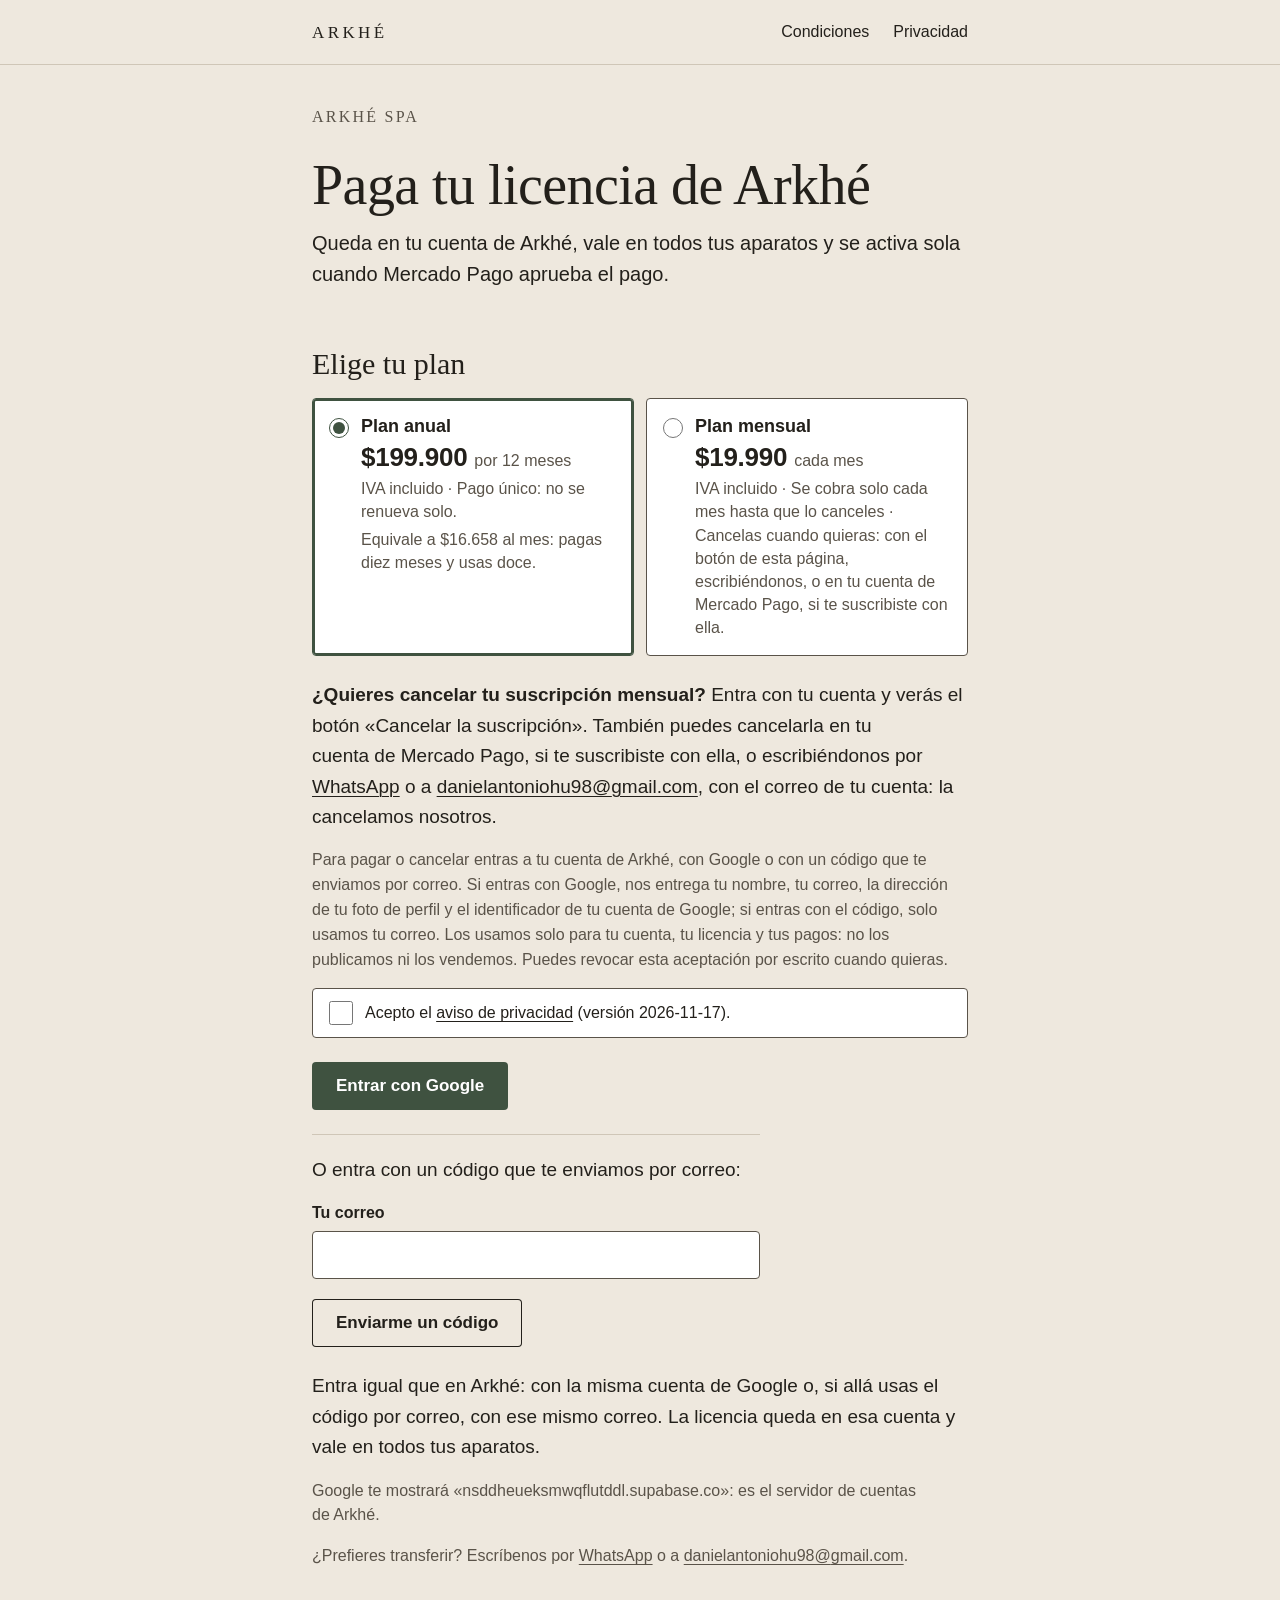
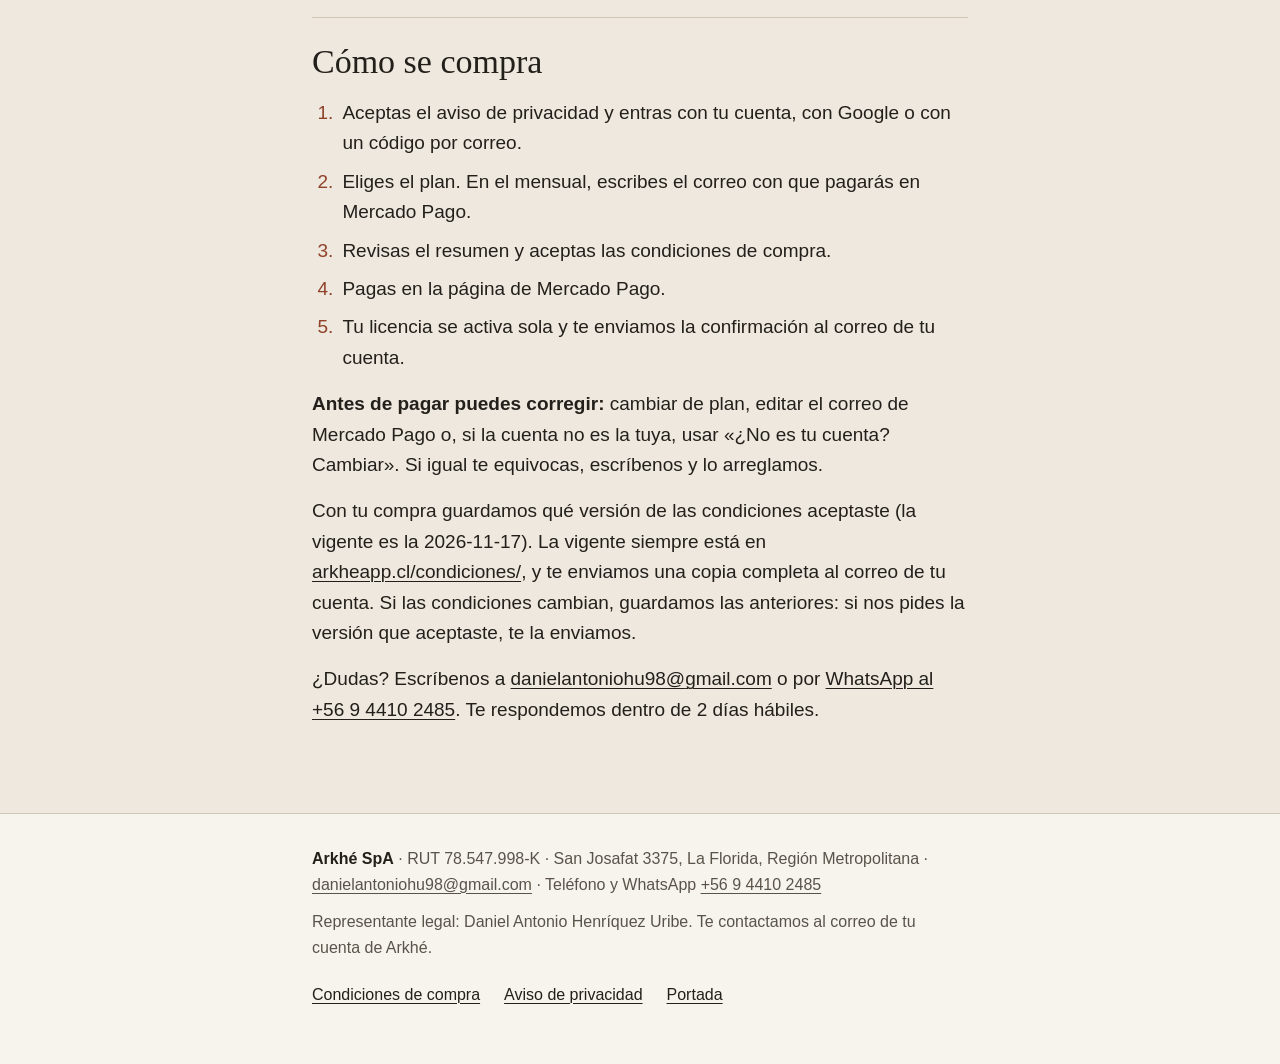
<file: pagar/index.html>
<!doctype html>
<html lang="es-CL">
<head>
<meta charset="utf-8">
<meta http-equiv="Content-Security-Policy" content="default-src 'self'; script-src 'self'; style-src 'self'; img-src 'self' data:; connect-src https://nsddheueksmwqflutddl.supabase.co; base-uri 'none'; form-action 'none'; object-src 'none'">
<meta name="viewport" content="width=device-width,initial-scale=1,viewport-fit=cover">
<meta name="referrer" content="no-referrer">
<title>Pagar Arkhé · Arkhé</title>
<meta name="description" content="Paga tu licencia de Arkhé con Mercado Pago: plan anual de $199.900 o plan mensual de $19.990 cada mes, IVA incluido. La licencia queda en tu cuenta y se activa sola.">
<link rel="canonical" href="https://arkheapp.cl/pagar/">
<meta name="theme-color" content="#eee8de">
<link rel="icon" href="../assets/logo.svg" type="image/svg+xml">
<link rel="stylesheet" href="../paginas.css">
<link rel="stylesheet" href="pagar.css">
<script type="module" src="pagar.js"></script>
</head>
<body>
<a class="saltar" href="#contenido">Saltar al contenido</a>

<header class="sitio">
  <div class="sitio-cont">
    <a class="marca" href="../" aria-label="Arkhé: ir a la portada">ARKHÉ</a>
    <nav aria-label="Páginas de Arkhé SpA">
      <a href="../condiciones/">Condiciones</a>
      <a href="../privacidad/">Privacidad</a>
    </nav>
  </div>
</header>

<main id="contenido" class="hoja pagar">
  <header class="cabeza-doc">
    <p class="antetitulo">Arkhé SpA</p>
    <h1>Paga tu licencia de Arkhé</h1>
    <p class="bajada">Queda en tu cuenta de Arkhé, vale en todos tus aparatos y se activa sola cuando Mercado Pago aprueba el pago.</p>
  </header>

  <noscript>
    <div class="recuadro">
      <p>Para pagar en línea, esta página necesita JavaScript. Si no puedes activarlo, escríbenos a <!--email_off--><a href="mailto:danielantoniohu98@gmail.com?subject=Quiero%20pagar%20Arkh%C3%A9%20por%20transferencia">danielantoniohu98@<wbr>gmail.com</a><!--/email_off--> o por <a href="https://wa.me/56944102485?text=Hola%20Daniel%2C%20quiero%20pagar%20mi%20licencia%20de%20Arkh%C3%A9%20por%20transferencia." target="_blank" rel="noopener">WhatsApp<span class="solo-lector"> (se abre en otra pestaña)</span></a>, y te activamos por transferencia.</p>
    </div>
  </noscript>

  <!-- Mientras se entra con Google o llega la cotización. Sin JavaScript nunca se ve: lo muestra pagar.js. -->
  <p id="cargando" class="estado cargando" role="status" hidden>Cargando…</p>

  <!-- Avisos que no son de un campo: la sesión venció, Google no dejó entrar, sin conexión al cargar… -->
  <p id="aviso" class="estado estado--error" role="alert" tabindex="-1" hidden></p>

  <!-- Con sesión: a qué cuenta va la licencia -->
  <p id="cuenta" class="cuenta" hidden>Entraste como <strong id="cuenta-correo" class="correo"></strong>.</p>

  <!-- Con sesión y sin una suscripción viva: por si la persona vino a cancelar (R7) -->
  <p id="sin-suscripcion" class="nota" hidden>¿Venías a cancelar una suscripción mensual? No vemos una suscripción activa en esta cuenta. Si te suscribiste con otra cuenta, usa «¿No es tu cuenta? Cambiar», más abajo. Si igual te llega un cobro, escríbenos por <a href="https://wa.me/56944102485?text=Hola%20Daniel%2C%20quiero%20cancelar%20mi%20suscripci%C3%B3n%20mensual%20de%20Arkh%C3%A9.%20El%20correo%20de%20mi%20cuenta%20es%3A%20" target="_blank" rel="noopener">WhatsApp<span class="solo-lector"> (se abre en otra pestaña)</span></a> o a <!--email_off--><a href="mailto:danielantoniohu98@gmail.com?subject=Cancelar%20mi%20suscripci%C3%B3n%20de%20Arkh%C3%A9">danielantoniohu98@<wbr>gmail.com</a><!--/email_off--> y te lo devolvemos.</p>

  <!-- Con una suscripción mensual activa o en pausa (A.3: cancelar tan fácil como suscribirse) -->
  <section id="suscripcion" class="dato tarjeta-suscripcion" aria-labelledby="t-suscripcion" hidden>
    <h2 id="t-suscripcion" class="paso" tabindex="-1">Tu suscripción mensual</h2>
    <div id="suscripcion-info">
      <p id="suscripcion-1"></p>
      <p id="suscripcion-2" hidden></p>
      <p id="suscripcion-3" hidden></p>
      <!-- crear-pago no pudo releerla en Mercado Pago (confirmada: false): se dice, y el botón «Cancelar» sigue -->
      <p id="suscripcion-aviso" class="estado estado--aviso" hidden></p>
      <div class="acciones">
        <button id="b-cancelar" class="btn btn-linea" type="button">Cancelar la suscripción</button>
      </div>
    </div>

    <!-- La confirmación va en la misma página: nunca window.confirm -->
    <div id="confirmar" hidden>
      <h3 id="t-confirmar" tabindex="-1">¿Cancelar tu suscripción mensual?</h3>
      <p id="confirmar-texto"></p>
      <p id="confirmar-error" class="estado estado--error" role="alert" hidden></p>
      <div class="acciones">
        <button id="b-confirmar" class="btn" type="button">Sí, cancelar la suscripción</button>
        <button id="b-no-cancelar" class="btn btn-linea" type="button">No, volver</button>
      </div>
    </div>

    <div id="cancelada" hidden>
      <p id="cancelada-1" class="estado estado--ok" tabindex="-1"></p>
      <p id="cancelada-2"></p>
      <p id="cancelada-3"></p>
      <!-- Solo si cancelar-suscripcion respondió retracto_hasta (los 10 días desde el primer cobro siguen abiertos) o retracto_hasta_sin_confirmacion (los 90 días si no se le envió la confirmación de la compra) -->
      <div id="pregunta-retracto" class="recuadro" hidden>
        <p><strong>¿Quieres además retractarte?</strong> <span id="retracto-hasta"></span>: te devolvemos el primer cobro completo y tu licencia vuelve a como estaba antes de suscribirte. Para hacerlo, escríbenos a <!--email_off--><a href="mailto:danielantoniohu98@gmail.com?subject=Me%20retracto%20de%20mi%20compra%20de%20Arkh%C3%A9">danielantoniohu98@<wbr>gmail.com</a><!--/email_off--> o por <a href="https://wa.me/56944102485?text=Hola%20Daniel%2C%20quiero%20retractarme%20de%20mi%20compra%20de%20Arkh%C3%A9.%20El%20correo%20de%20mi%20cuenta%20es%3A%20" target="_blank" rel="noopener">WhatsApp al +56&nbsp;9&nbsp;4410&nbsp;2485<span class="solo-lector"> (se abre en otra pestaña)</span></a>. Si no, no tienes que hacer nada: sigues usando Arkhé hasta tu fecha de término.</p>
      </div>
      <!-- Recién cancelada no se muestra la compra: vuelve solo si la persona la pide -->
      <div id="cancelada-acciones" class="cambiar" hidden>
        <button id="b-elegir-plan" class="enlace-boton" type="button">Elegir un plan otra vez</button>
      </div>
    </div>
  </section>

  <!-- Los planes: antes y después de entrar. El anual va primero y marcado (D1). -->
  <h2 id="t-planes" class="paso" tabindex="-1" hidden>Elige tu plan</h2>
  <fieldset id="planes" class="campo planes" aria-labelledby="t-planes" hidden>
    <div class="opciones">
      <label class="opcion">
        <input type="radio" name="plan" value="anual" checked>
        <span class="opcion-cuerpo">
          <span class="opcion-nombre">Plan anual</span>
          <span class="opcion-precio"><span id="precio-anual">$199.900</span> <span class="opcion-unidad">por 12 meses</span></span>
          <span class="opcion-detalle">IVA incluido · Pago único: no se renueva solo.</span>
          <span id="equivale-anual" class="opcion-detalle">Equivale a $16.658 al mes: pagas diez meses y usas doce.</span>
        </span>
      </label>
      <label class="opcion">
        <input type="radio" name="plan" value="mensual">
        <span class="opcion-cuerpo">
          <span class="opcion-nombre">Plan mensual</span>
          <span class="opcion-precio"><span id="precio-mensual">$19.990</span> <span id="unidad-mensual" class="opcion-unidad">cada mes</span></span>
          <span class="opcion-detalle" data-mensual="suscripcion">IVA incluido · Se cobra solo cada mes hasta que lo canceles · Cancelas cuando quieras: con el botón de esta página, escribiéndonos, o en tu cuenta de Mercado Pago, si te suscribiste con ella.</span>
          <span class="opcion-detalle" data-mensual="pago_unico" hidden>IVA incluido · Pago único por 1 mes: no se renueva solo.</span>
        </span>
      </label>
    </div>
  </fieldset>

  <!-- Sin sesión: aceptar el aviso de privacidad y entrar, con Google o con un código por correo (para pagar o para cancelar: A.3) -->
  <section id="entrar" aria-label="Entrar con tu cuenta" hidden>
    <p id="para-cancelar"><strong>¿Quieres cancelar tu suscripción mensual?</strong> Entra con tu cuenta y verás el botón «Cancelar la suscripción». También puedes cancelarla en tu cuenta de Mercado Pago, si te suscribiste con ella, o escribiéndonos por <a href="https://wa.me/56944102485?text=Hola%20Daniel%2C%20quiero%20cancelar%20mi%20suscripci%C3%B3n%20mensual%20de%20Arkh%C3%A9.%20El%20correo%20de%20mi%20cuenta%20es%3A%20" target="_blank" rel="noopener">WhatsApp<span class="solo-lector"> (se abre en otra pestaña)</span></a> o a <!--email_off--><a href="mailto:danielantoniohu98@gmail.com?subject=Cancelar%20mi%20suscripci%C3%B3n%20de%20Arkh%C3%A9">danielantoniohu98@<wbr>gmail.com</a><!--/email_off-->, con el correo de tu cuenta: la cancelamos nosotros.</p>
    <p class="nota">Para pagar o cancelar entras a tu cuenta de Arkhé, con Google o con un código que te enviamos por correo. Si entras con Google, nos entrega tu nombre, tu correo, la dirección de tu foto de perfil y el identificador de tu cuenta de Google; si entras con el código, solo usamos tu correo. Los usamos solo para tu cuenta, tu licencia y tus pagos: no los publicamos ni los vendemos. Puedes revocar esta aceptación por escrito cuando quieras.</p>
    <label class="casilla">
      <input type="checkbox" id="c-privacidad" aria-describedby="e-privacidad">
      <span>Acepto el <a href="../privacidad/" target="_blank" rel="noopener">aviso de privacidad<span class="solo-lector"> (se abre en otra pestaña)</span></a> (versión 2026-11-17).</span>
    </label>
    <p id="e-privacidad" class="error" hidden>Para seguir, marca que aceptas el aviso de privacidad.</p>
    <div class="acciones">
      <button id="b-entrar" class="btn" type="button">Entrar con Google</button>
    </div>
    <!-- Sin Google: un código de un solo uso al correo, igual que en la app (Configuración → Cuenta) -->
    <div id="entrar-correo" class="entrar-correo">
      <p class="entrar-o">O entra con un código que te enviamos por correo:</p>
      <div id="codigo-pedir">
        <div class="campo">
          <label for="i-correo-cuenta">Tu correo</label>
          <input id="i-correo-cuenta" type="email" autocomplete="email" inputmode="email" autocapitalize="off" spellcheck="false" maxlength="254" aria-describedby="e-correo-cuenta">
          <p id="e-correo-cuenta" class="error" hidden></p>
        </div>
        <div class="acciones">
          <button id="b-pedir-codigo" class="btn btn-linea" type="button">Enviarme un código</button>
        </div>
      </div>
      <div id="codigo-verificar" hidden>
        <p id="codigo-enviado" tabindex="-1"></p>
        <div class="campo">
          <label for="i-codigo">Código del correo</label>
          <input id="i-codigo" type="text" inputmode="numeric" autocomplete="one-time-code" autocapitalize="off" spellcheck="false" maxlength="16" aria-describedby="e-codigo">
          <p id="e-codigo" class="error" hidden></p>
        </div>
        <div class="acciones">
          <button id="b-entrar-codigo" class="btn" type="button">Entrar</button>
          <button id="b-otro-correo" class="enlace-boton" type="button">Usar otro correo o pedir otro código</button>
        </div>
      </div>
    </div>
    <p>Entra igual que en Arkhé: con la misma cuenta de Google o, si allá usas el código por correo, con ese mismo correo. La licencia queda en esa cuenta y vale en todos tus aparatos.</p>
    <p class="nota">Google te mostrará «nsddheueksmwqflutddl.supabase.co»: es el servidor de cuentas de Arkhé.</p>
    <p class="nota">¿Prefieres transferir? Escríbenos por <a href="https://wa.me/56944102485?text=Hola%20Daniel%2C%20quiero%20pagar%20mi%20licencia%20de%20Arkh%C3%A9%20por%20transferencia." target="_blank" rel="noopener">WhatsApp<span class="solo-lector"> (se abre en otra pestaña)</span></a> o a <!--email_off--><a href="mailto:danielantoniohu98@gmail.com?subject=Quiero%20pagar%20Arkh%C3%A9%20por%20transferencia">danielantoniohu98@<wbr>gmail.com</a><!--/email_off-->.</p>
  </section>

  <!-- Con sesión, plan mensual como suscripción: el correo con que se paga en MP (addendum § 2; 2bis, «Textos») -->
  <div id="correo-mp" class="campo campo-correo" hidden>
    <label for="i-correo-mp">Correo de Mercado Pago</label>
    <input id="i-correo-mp" type="email" autocomplete="email" inputmode="email" autocapitalize="off" spellcheck="false" maxlength="254" aria-describedby="a-correo-mp e-correo-mp">
    <p id="a-correo-mp" class="ayuda">Debe ser el mismo correo con que pagarás en Mercado Pago: el de tu cuenta de Mercado Pago, o el que escribas en el pago si pagas sin cuenta.</p>
    <p id="e-correo-mp" class="error" hidden></p>
  </div>

  <!-- Con sesión: el resumen y el pago (brief § 7.0; requisitos legales «antes de pagar») -->
  <section id="compra" aria-labelledby="t-compra" hidden>
    <h2 id="t-compra" class="paso" tabindex="-1">Revisa tu compra</h2>
    <p id="cargando-plan" class="estado cargando" role="status" hidden>Cargando el precio…</p>

    <!-- Mensual con una suscripción ya activa: no hay nada que comprar (una por cuenta, A.2) -->
    <p id="ya-suscrita" class="estado" hidden>Ya tienes una suscripción mensual activa: no hace falta suscribirte de nuevo. La ves arriba, en «Tu suscripción mensual».</p>

    <div id="resumen-bloque">
      <dl class="ficha resumen">
        <div><dt>Qué compras</dt><dd id="r-que"></dd></div>
        <div><dt>Para qué cuenta</dt><dd id="r-cuenta" class="correo"></dd></div>
        <div><dt>Desde y hasta cuándo</dt><dd id="r-vigencia"></dd></div>
        <div><dt>Cuándo se activa</dt><dd id="r-activacion"></dd></div>
        <div><dt>Total</dt><dd id="r-total" class="total"></dd></div>
      </dl>

      <div id="retracto" class="recuadro recuadro--destacado">
        <p><strong>Derecho a retracto:</strong> tienes 10 días corridos <span data-retracto="pago">desde el pago</span><span data-retracto="primer-cobro" hidden>desde el primer cobro</span> para arrepentirte, sin dar razones, y te devolvemos todo. Escríbenos a <!--email_off--><a href="mailto:danielantoniohu98@gmail.com?subject=Me%20retracto%20de%20mi%20compra%20de%20Arkh%C3%A9">danielantoniohu98@<wbr>gmail.com</a><!--/email_off--> o por WhatsApp al <a href="https://wa.me/56944102485?text=Hola%20Daniel%2C%20quiero%20retractarme%20de%20mi%20compra%20de%20Arkh%C3%A9.%20El%20correo%20de%20mi%20cuenta%20es%3A%20" target="_blank" rel="noopener">+56&nbsp;9&nbsp;4410&nbsp;2485<span class="solo-lector"> (se abre en otra pestaña)</span></a>.<span data-retracto="primer-cobro" hidden> En el plan mensual, el retracto también cancela la suscripción.</span></p>
      </div>

      <section id="reglas-mensual" class="reglas" aria-labelledby="t-reglas" hidden>
        <h3 id="t-reglas">Así funciona el plan mensual</h3>
        <ul>
          <li>Se renueva solo: Mercado Pago cobra <span id="reglas-monto">$19.990</span> cada mes hasta que lo canceles.</li>
          <li>El primer cobro se hace al suscribirte, aunque todavía estés en la prueba, y puede tardar hasta una hora. Pagar no te quita días: el mes pagado empieza cuando termina tu prueba o tu licencia.</li>
          <li>Al suscribirte, Mercado Pago puede hacer un cargo para validar tu tarjeta. Ese cargo lo hace Mercado Pago: no es parte del precio de Arkhé ni activa tu licencia.</li>
          <li>Para que no se haga un cobro, cancela antes de su fecha. La fecha del próximo cobro la ves en esta página, entrando con tu cuenta.</li>
          <li>Cancelas cuando quieras, sin multa: con el botón «Cancelar la suscripción» de esta página, escribiéndonos, o en tu cuenta de Mercado Pago, si te suscribiste con ella.</li>
          <li>Al cancelar, tu licencia sigue hasta su fecha de término y después sigues en el plan Gratis: 3 pacientes activos y el resto en pausa, sin borrar nada.</li>
        </ul>
      </section>

      <p id="r-medios"></p>
      <p id="r-confirmacion" class="correo"></p>
      <p id="ya-activa" class="estado" hidden></p>
      <p id="aviso-anual-suscrita" class="estado" hidden>Tienes una suscripción mensual activa. Si pagas el anual, los 12 meses se suman a tu licencia, pero la suscripción no se cancela sola y sigue cobrando: puedes cancelarla arriba, en «Tu suscripción mensual».</p>

      <div id="pagar-bloque">
        <!-- Solo si el servidor no tiene la constancia de que aceptaste el aviso de privacidad vigente
             (cotización con privacidad_aceptada: false, o 409 falta_privacidad al pagar) -->
        <div id="privacidad-pago" hidden>
          <p class="nota">Para pagar, falta que aceptes el aviso de privacidad. Usamos los datos de tu cuenta (tu correo y, si entras con Google, tu nombre, la dirección de tu foto de perfil y el identificador de tu cuenta de Google) solo para tu cuenta, tu licencia y tus pagos: no los publicamos ni los vendemos.</p>
          <label class="casilla">
            <input type="checkbox" id="c-privacidad-pago" aria-describedby="e-privacidad-pago">
            <span>Acepto el <a href="../privacidad/" target="_blank" rel="noopener">aviso de privacidad<span class="solo-lector"> (se abre en otra pestaña)</span></a> (versión 2026-11-17).</span>
          </label>
          <p id="e-privacidad-pago" class="error" hidden>Para pagar, marca que aceptas el aviso de privacidad.</p>
        </div>
        <label class="casilla">
          <input type="checkbox" id="c-condiciones" aria-describedby="e-condiciones">
          <span>Leí y acepto las <a href="../condiciones/" target="_blank" rel="noopener">condiciones de compra<span class="solo-lector"> (se abren en otra pestaña)</span></a> (versión 2026-11-17)<span id="c-cargo"></span>.</span>
        </label>
        <p class="nota">Las condiciones se abren en otra pestaña, donde las puedes guardar o imprimir.</p>
        <p id="e-condiciones" class="error" hidden>Para pagar, marca que aceptas las condiciones de compra.</p>
        <div class="acciones">
          <button id="b-pagar" class="btn" type="button">Pagar $199.900</button>
        </div>
        <p id="pagar-estado" class="estado" role="status" hidden></p>
        <!-- Cuando Mercado Pago no acepta crear el pago: la otra vía, a la vista -->
        <p id="pagar-contacto" hidden>Nos encuentras por <a href="https://wa.me/56944102485?text=Hola%20Daniel%2C%20quiero%20pagar%20mi%20licencia%20de%20Arkh%C3%A9%20por%20transferencia." target="_blank" rel="noopener">WhatsApp al +56&nbsp;9&nbsp;4410&nbsp;2485<span class="solo-lector"> (se abre en otra pestaña)</span></a> o a <!--email_off--><a href="mailto:danielantoniohu98@gmail.com?subject=Quiero%20pagar%20Arkh%C3%A9%20por%20transferencia">danielantoniohu98@<wbr>gmail.com</a><!--/email_off-->.</p>
      </div>

      <!-- crear-pago respondió «pendiente»: ya hay un pago en curso de este cobro -->
      <div id="pendiente" hidden>
        <p id="pendiente-texto" class="estado" tabindex="-1"></p>
        <!-- «Pagar de otra forma» usa el link del mismo cobro: un segundo pago queda «duplicado» y en revisión (/condiciones/, punto 10) -->
        <p class="nota">Si pagas de otra forma y el pago pendiente igual se acredita, te devolvemos el pago repetido completo.</p>
        <div class="acciones">
          <button id="b-otra-forma" class="btn btn-linea" type="button">Pagar de otra forma</button>
        </div>
      </div>
    </div>

    <!-- Sin compra posible: vitalicia (409), pago en línea no disponible (503) o error al cotizar -->
    <div id="sin-compra" hidden>
      <p id="sin-compra-texto" class="estado" tabindex="-1"></p>
      <p id="sin-compra-contacto" hidden>Nos encuentras por <a href="https://wa.me/56944102485?text=Hola%20Daniel%2C%20quiero%20pagar%20mi%20licencia%20de%20Arkh%C3%A9%20por%20transferencia." target="_blank" rel="noopener">WhatsApp al +56&nbsp;9&nbsp;4410&nbsp;2485<span class="solo-lector"> (se abre en otra pestaña)</span></a> o a <!--email_off--><a href="mailto:danielantoniohu98@gmail.com?subject=Quiero%20pagar%20Arkh%C3%A9%20por%20transferencia">danielantoniohu98@<wbr>gmail.com</a><!--/email_off-->.</p>
      <div id="sin-compra-acciones" class="acciones" hidden>
        <button id="b-reintentar" class="btn" type="button">Intentar de nuevo</button>
      </div>
    </div>

    <div class="cambiar">
      <button id="b-cambiar" class="enlace-boton" type="button">¿No es tu cuenta? Cambiar</button>
    </div>
    <!-- /condiciones/, punto 11: el pago en línea no aplica solo un precio ofrecido antes -->
    <p id="nota-precio" class="nota">¿Te ofrecimos otro precio o una licencia de fundador? Escríbenos antes de pagar, por <a href="https://wa.me/56944102485?text=Hola%20Daniel%2C%20me%20ofrecieron%20otro%20precio%20para%20Arkh%C3%A9.%20El%20correo%20de%20mi%20cuenta%20es%3A%20" target="_blank" rel="noopener">WhatsApp<span class="solo-lector"> (se abre en otra pestaña)</span></a> o a <!--email_off--><a href="mailto:danielantoniohu98@gmail.com?subject=Me%20ofrecieron%20otro%20precio%20para%20Arkh%C3%A9">danielantoniohu98@<wbr>gmail.com</a><!--/email_off-->: aquí se cobra el precio que ves.</p>
  </section>

  <section class="como" aria-labelledby="t-como">
    <h2 id="t-como">Cómo se compra</h2>
    <ol>
      <li>Aceptas el aviso de privacidad y entras con tu cuenta, con Google o con un código por correo.</li>
      <li>Eliges el plan. En el mensual, escribes el correo con que pagarás en Mercado Pago.</li>
      <li>Revisas el resumen y aceptas las condiciones de compra.</li>
      <li>Pagas en la página de Mercado Pago.</li>
      <li>Tu licencia se activa sola y te enviamos la confirmación al correo de tu cuenta.</li>
    </ol>
    <p><strong>Antes de pagar puedes corregir:</strong> cambiar de plan, editar el correo de Mercado Pago o, si la cuenta no es la tuya, usar «¿No es tu cuenta? Cambiar». Si igual te equivocas, escríbenos y lo arreglamos.</p>
    <p>Con tu compra guardamos qué versión de las condiciones aceptaste (la vigente es la 2026-11-17). La vigente siempre está en <a href="../condiciones/">arkheapp.cl/condiciones/</a>, y te enviamos una copia completa al correo de tu cuenta. Si las condiciones cambian, guardamos las anteriores: si nos pides la versión que aceptaste, te la enviamos.</p>
    <p>¿Dudas? Escríbenos a <!--email_off--><a href="mailto:danielantoniohu98@gmail.com?subject=Consulta%20sobre%20mi%20compra%20de%20Arkh%C3%A9">danielantoniohu98@<wbr>gmail.com</a><!--/email_off--> o por <a href="https://wa.me/56944102485?text=Hola%20Daniel%2C%20tengo%20una%20consulta%20sobre%20mi%20compra%20de%20Arkh%C3%A9" target="_blank" rel="noopener">WhatsApp al +56&nbsp;9&nbsp;4410&nbsp;2485<span class="solo-lector"> (se abre en otra pestaña)</span></a>. Te respondemos dentro de 2 días hábiles.</p>
  </section>
</main>

<footer class="pie">
  <div class="pie-cont">
    <p><strong>Arkhé SpA</strong> · RUT 78.547.998-K · San Josafat 3375, La Florida, Región Metropolitana · <!--email_off--><a href="mailto:danielantoniohu98@gmail.com">danielantoniohu98@<wbr>gmail.com</a><!--/email_off--> · Teléfono y WhatsApp <a href="tel:+56944102485">+56&nbsp;9&nbsp;4410&nbsp;2485</a></p>
    <p>Representante legal: Daniel Antonio Henríquez Uribe. Te contactamos al correo de tu cuenta de Arkhé.</p>
    <nav aria-label="Más páginas">
      <a href="../condiciones/">Condiciones de compra</a>
      <a href="../privacidad/">Aviso de privacidad</a>
      <a href="../">Portada</a>
    </nav>
  </div>
</footer>
</body>
</html>
</file>
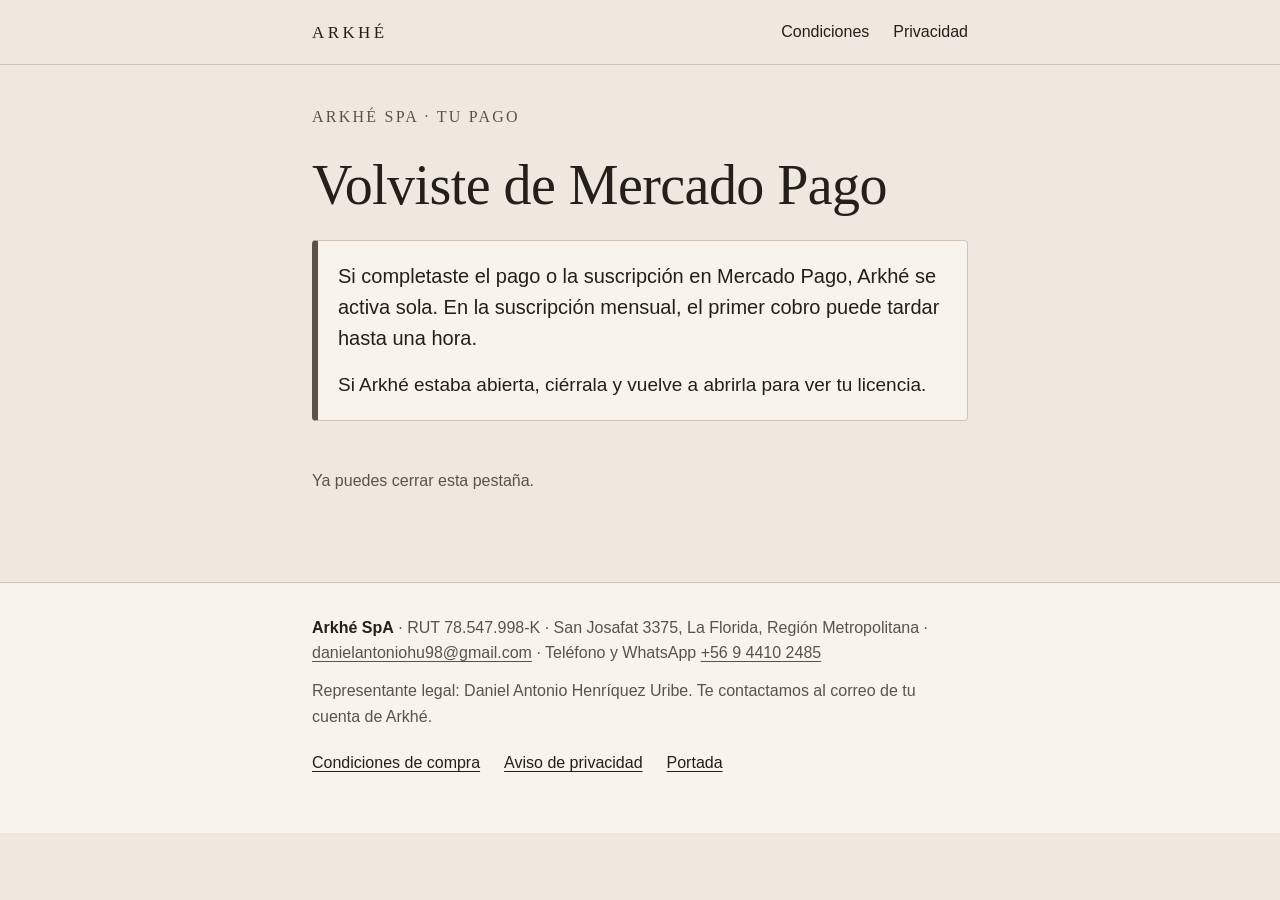
<file: pago/index.html>
<!doctype html>
<html lang="es-CL">
<head>
<meta charset="utf-8">
<meta http-equiv="Content-Security-Policy" content="default-src 'self'; script-src 'self'; style-src 'self'; img-src 'self' data:; connect-src https://nsddheueksmwqflutddl.supabase.co; base-uri 'none'; form-action 'none'; object-src 'none'">
<meta name="viewport" content="width=device-width,initial-scale=1,viewport-fit=cover">
<meta name="referrer" content="no-referrer">
<meta name="robots" content="noindex">
<title>Tu pago · Arkhé</title>
<meta name="theme-color" content="#eee8de">
<link rel="icon" href="../assets/logo.svg" type="image/svg+xml">
<link rel="stylesheet" href="../paginas.css">
<link rel="stylesheet" href="../pagar/pagar.css">
<script type="module" src="pago.js"></script>
</head>
<body>
<a class="saltar" href="#contenido">Saltar al contenido</a>

<header class="sitio">
  <div class="sitio-cont">
    <a class="marca" href="../" aria-label="Arkhé: ir a la portada">ARKHÉ</a>
    <nav aria-label="Páginas de Arkhé SpA">
      <a href="../condiciones/">Condiciones</a>
      <a href="../privacidad/">Privacidad</a>
    </nav>
  </div>
</header>

<main id="contenido" class="hoja pagar pago">
  <header class="cabeza-doc">
    <p class="antetitulo">Arkhé SpA · Tu pago</p>
    <h1 id="titulo" tabindex="-1">Volviste de Mercado Pago</h1>
  </header>

  <noscript>
    <div class="recuadro">
      <p>Si completaste el pago o la suscripción en Mercado Pago, tu licencia se activa sola. Para ver el estado aquí, esta página necesita JavaScript.</p>
    </div>
  </noscript>

  <!-- El resultado: lo cambia pago.js según lo que responde consultar-pago (o, sin sesión, según la URL de vuelta) -->
  <div id="resultado" class="resultado" role="status" aria-live="polite">
    <p id="texto" class="bajada">Si completaste el pago o la suscripción en Mercado Pago, tu licencia se activa sola.</p>
    <p id="detalle" hidden></p>
  </div>

  <p id="consultando" class="estado cargando" hidden>Consultando a Mercado Pago…</p>
  <p id="sin-red" class="nota" hidden>Sin conexión con el servidor: volvemos a intentar en unos segundos.</p>

  <div class="acciones">
    <a id="a-pagar" class="btn" href="../pagar/" hidden>Volver a intentarlo</a>
    <button id="b-consultar" class="btn btn-linea" type="button" hidden>Consultar de nuevo</button>
    <button id="b-cerrar" class="btn btn-linea" type="button" hidden>Cerrar</button>
  </div>

  <p id="contacto" hidden>Escríbenos a <!--email_off--><a href="mailto:danielantoniohu98@gmail.com?subject=Consulta%20sobre%20mi%20pago%20de%20Arkh%C3%A9">danielantoniohu98@<wbr>gmail.com</a><!--/email_off--> o por <a href="https://wa.me/56944102485?text=Hola%20Daniel%2C%20tengo%20una%20consulta%20sobre%20mi%20pago%20de%20Arkh%C3%A9.%20El%20correo%20de%20mi%20cuenta%20es%3A%20" target="_blank" rel="noopener">WhatsApp al +56&nbsp;9&nbsp;4410&nbsp;2485<span class="solo-lector"> (se abre en otra pestaña)</span></a>.</p>

  <p class="nota">Ya puedes cerrar esta pestaña.</p>
</main>

<footer class="pie">
  <div class="pie-cont">
    <p><strong>Arkhé SpA</strong> · RUT 78.547.998-K · San Josafat 3375, La Florida, Región Metropolitana · <!--email_off--><a href="mailto:danielantoniohu98@gmail.com">danielantoniohu98@<wbr>gmail.com</a><!--/email_off--> · Teléfono y WhatsApp <a href="tel:+56944102485">+56&nbsp;9&nbsp;4410&nbsp;2485</a></p>
    <p>Representante legal: Daniel Antonio Henríquez Uribe. Te contactamos al correo de tu cuenta de Arkhé.</p>
    <nav aria-label="Más páginas">
      <a href="../condiciones/">Condiciones de compra</a>
      <a href="../privacidad/">Aviso de privacidad</a>
      <a href="../">Portada</a>
    </nav>
  </div>
</footer>
</body>
</html>
</file>
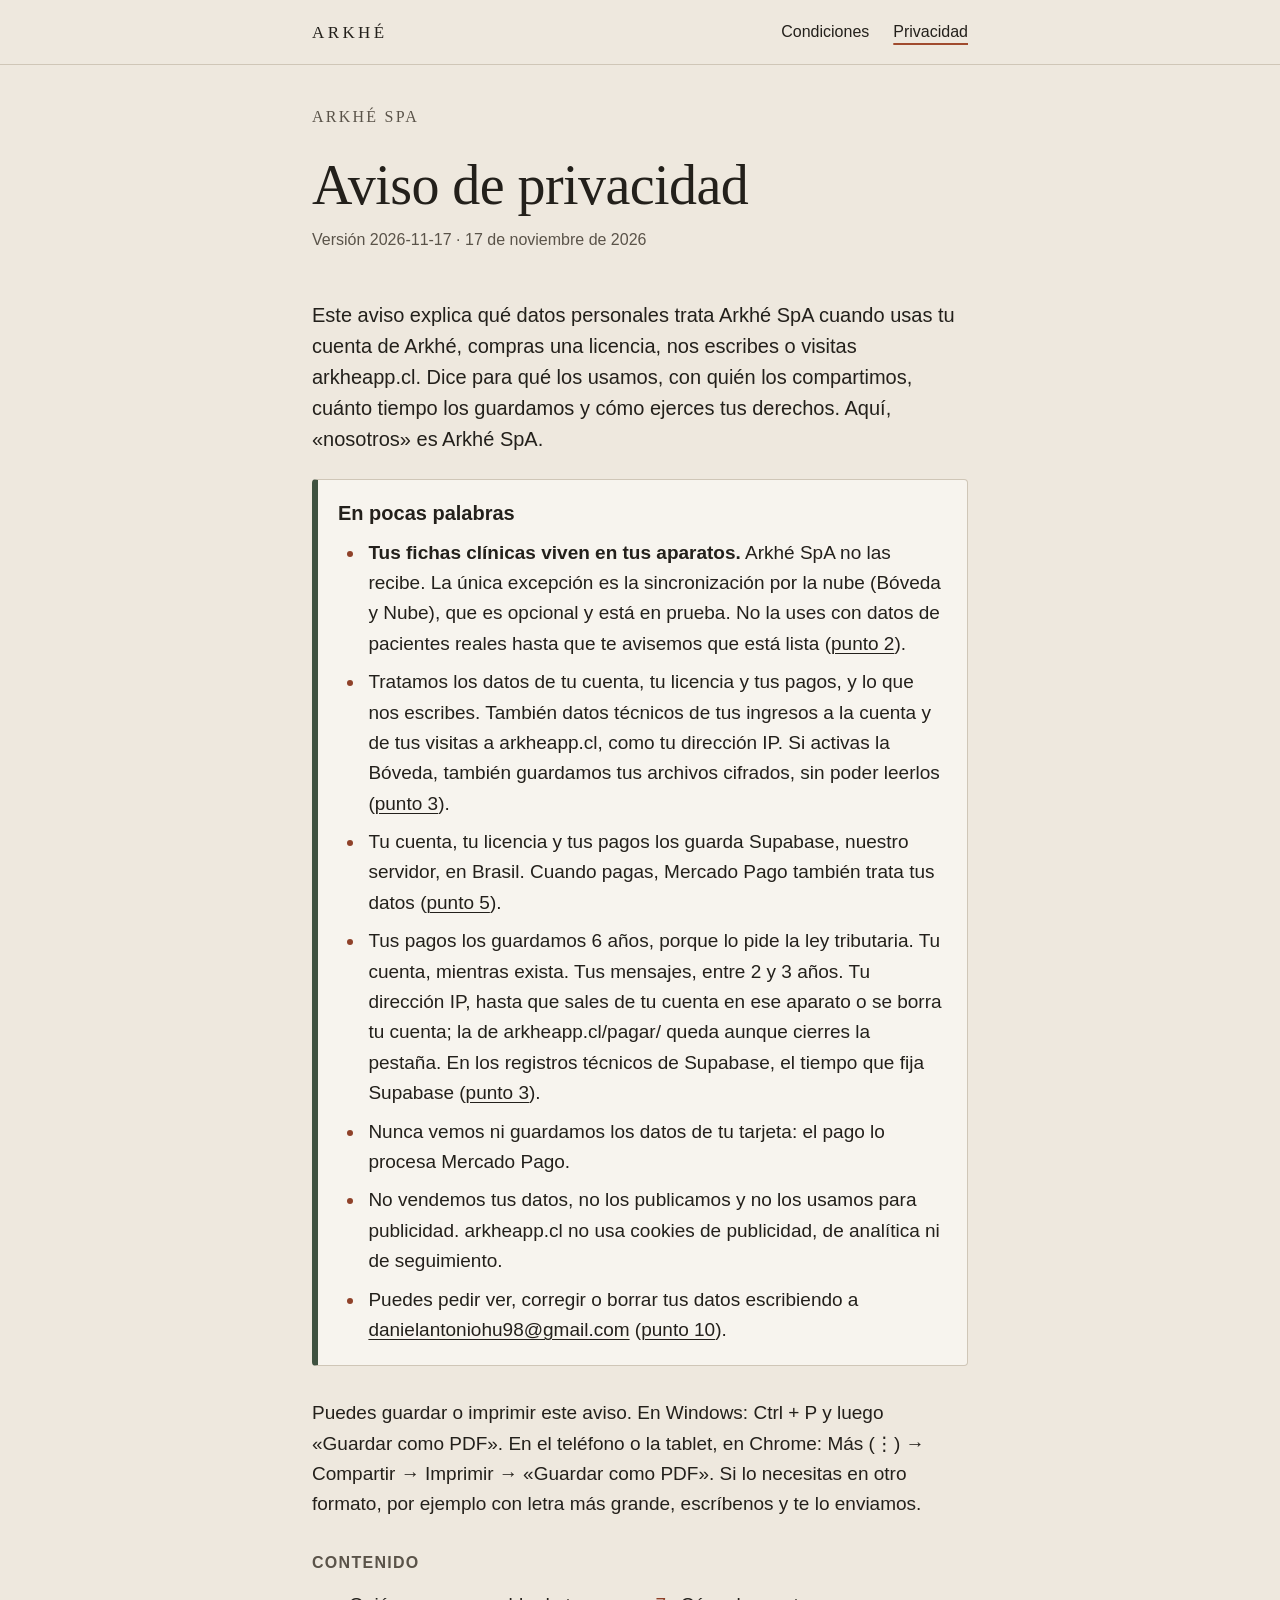
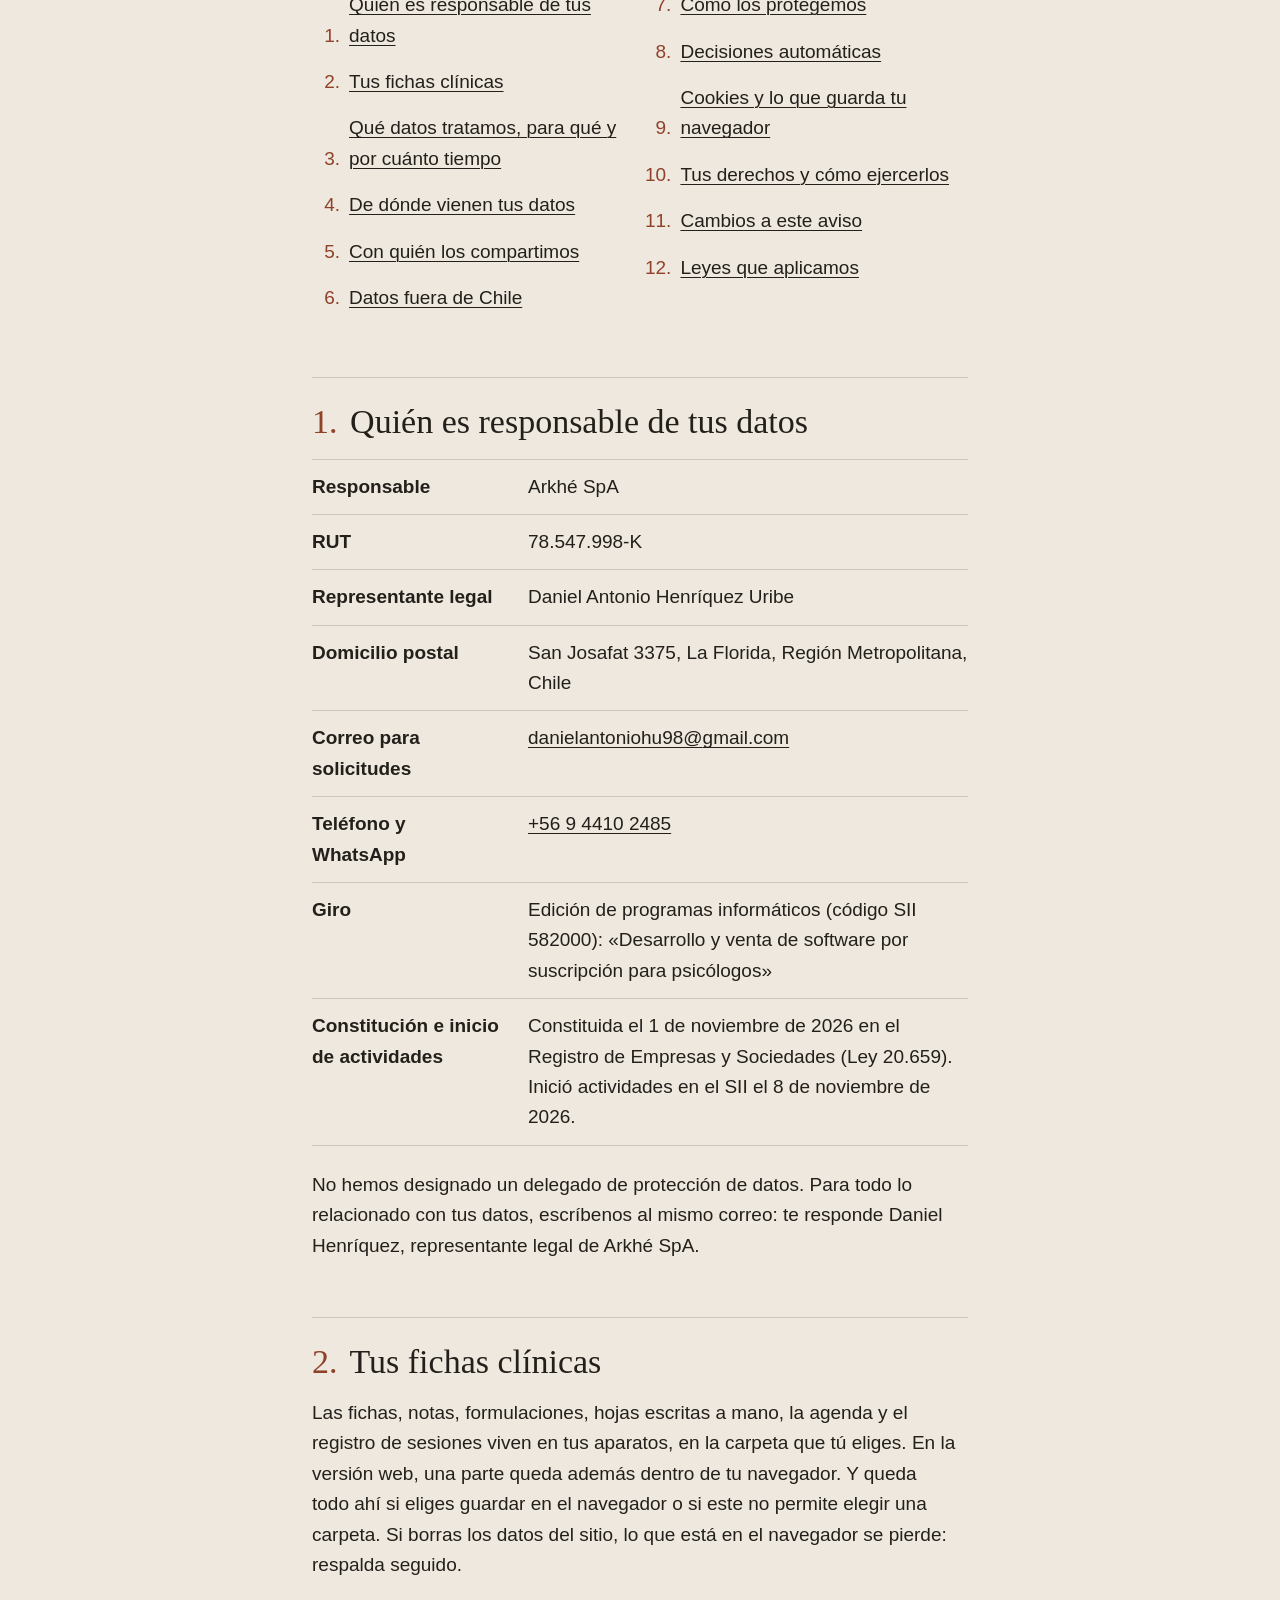
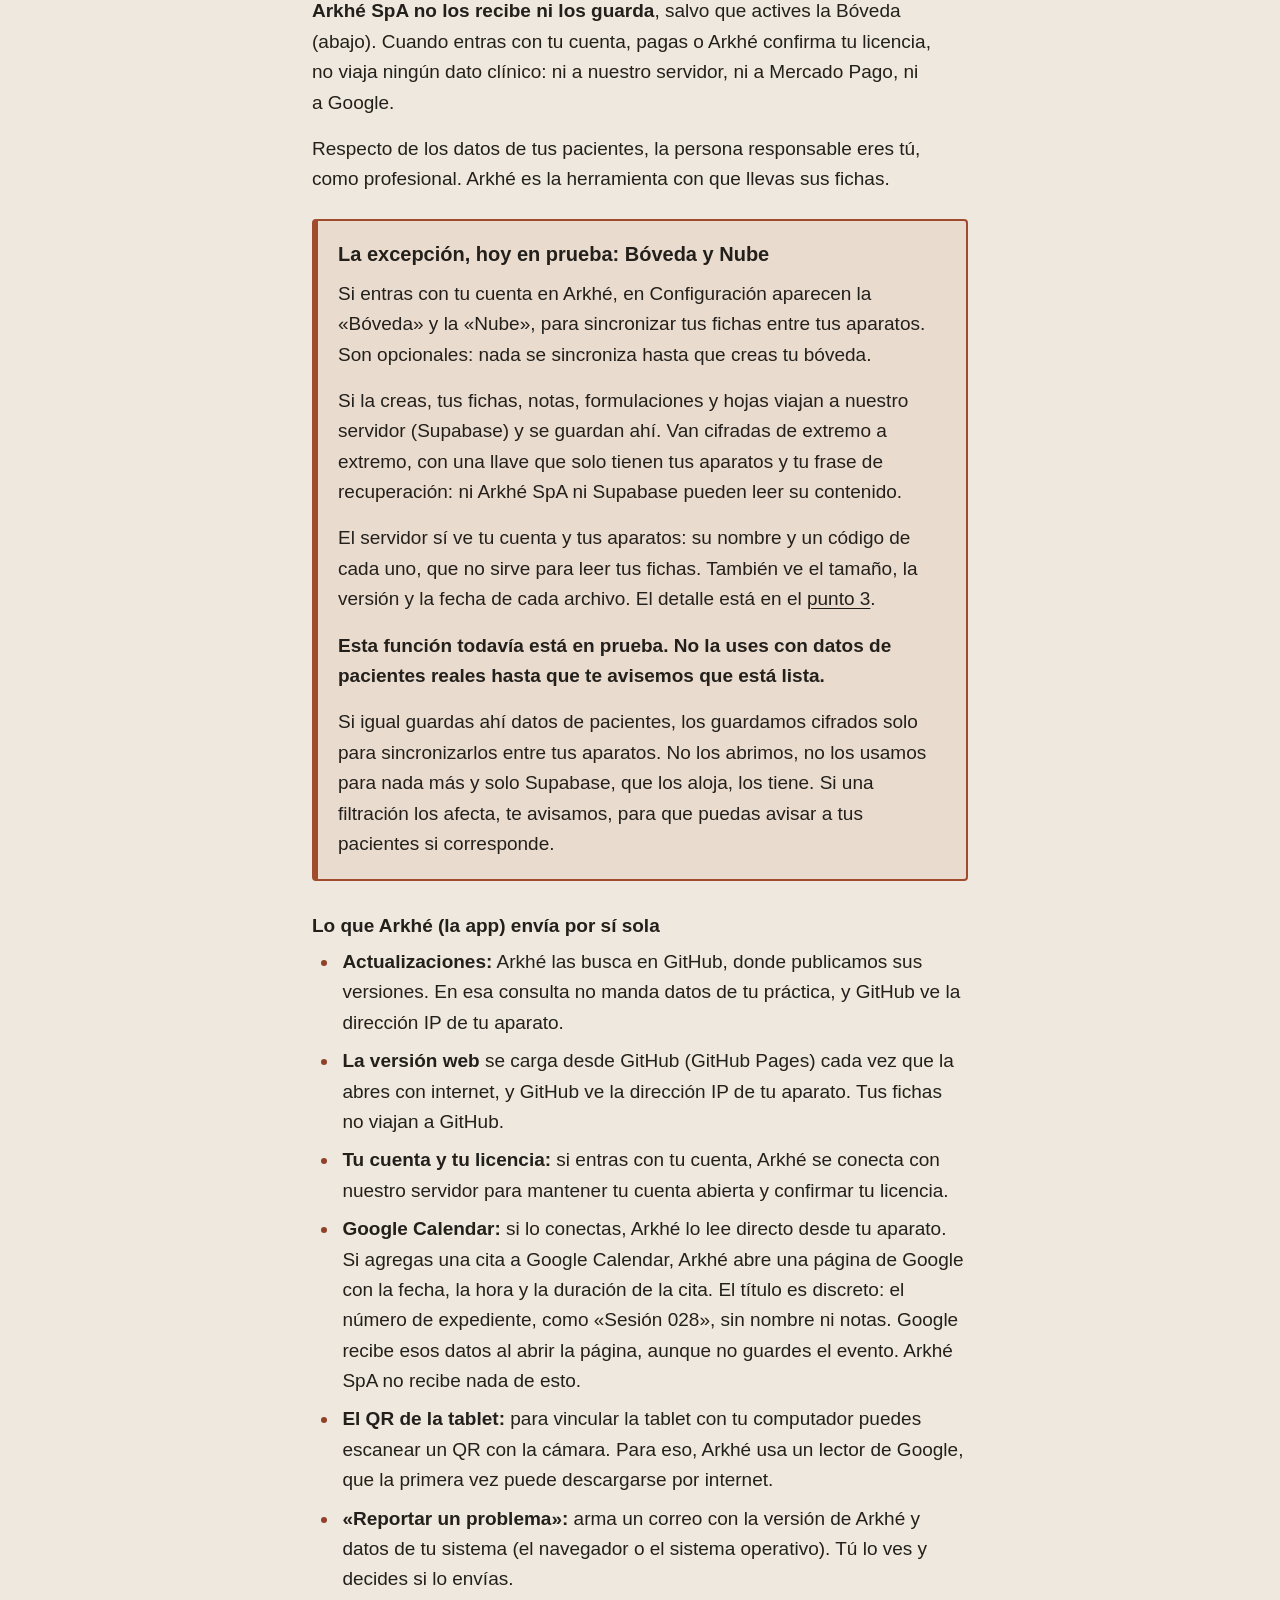
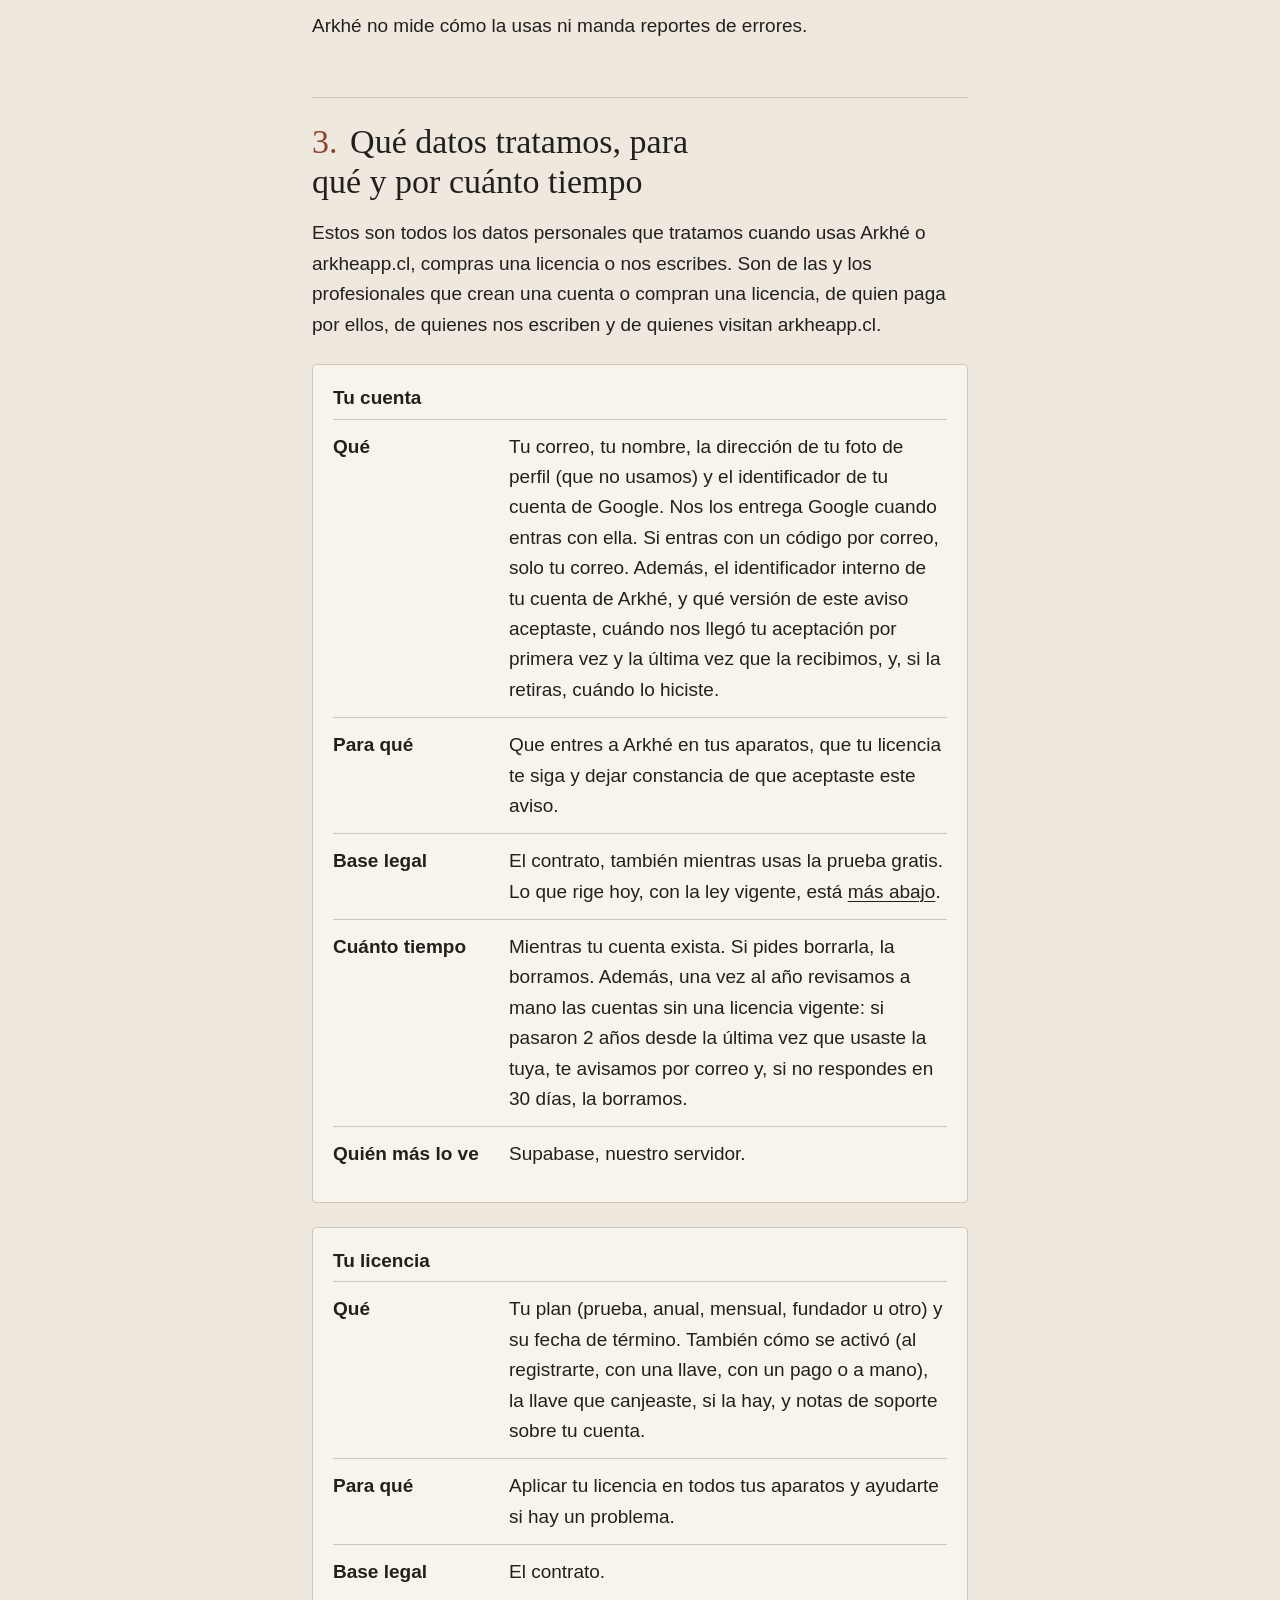
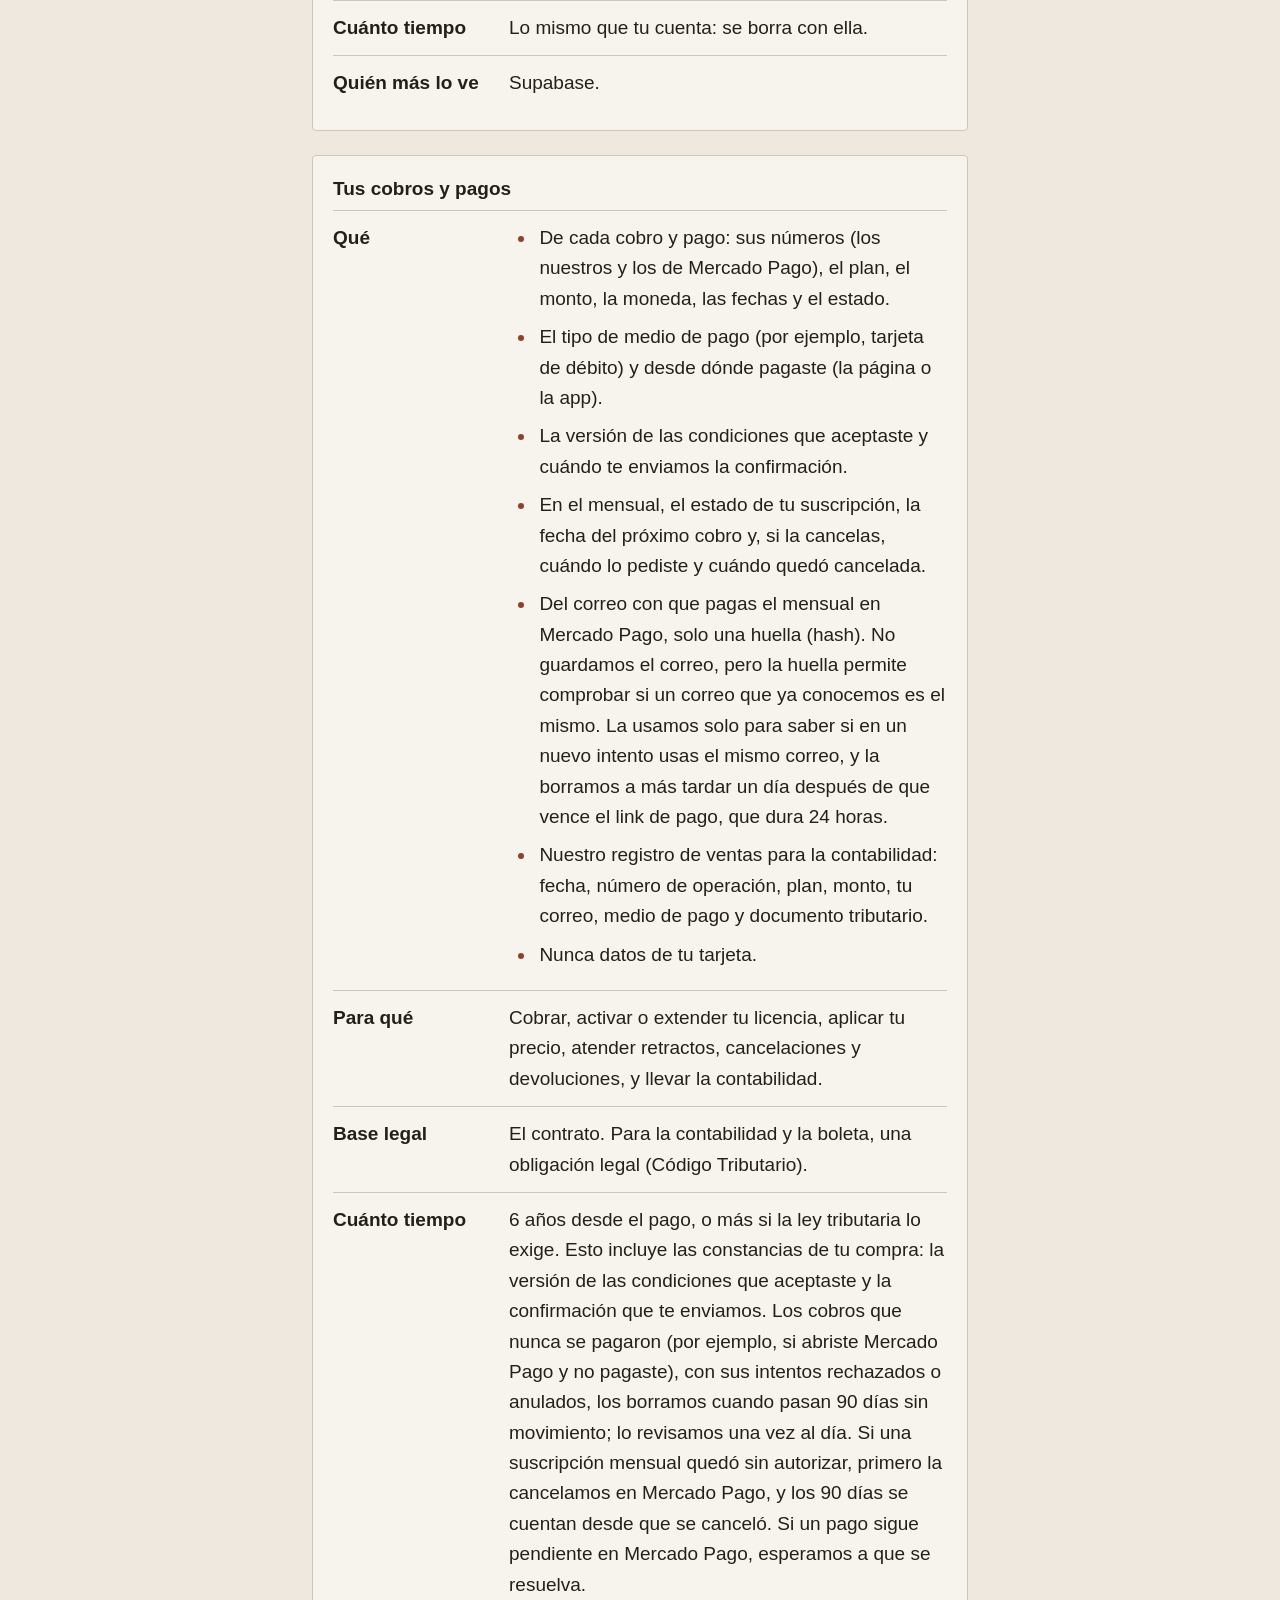
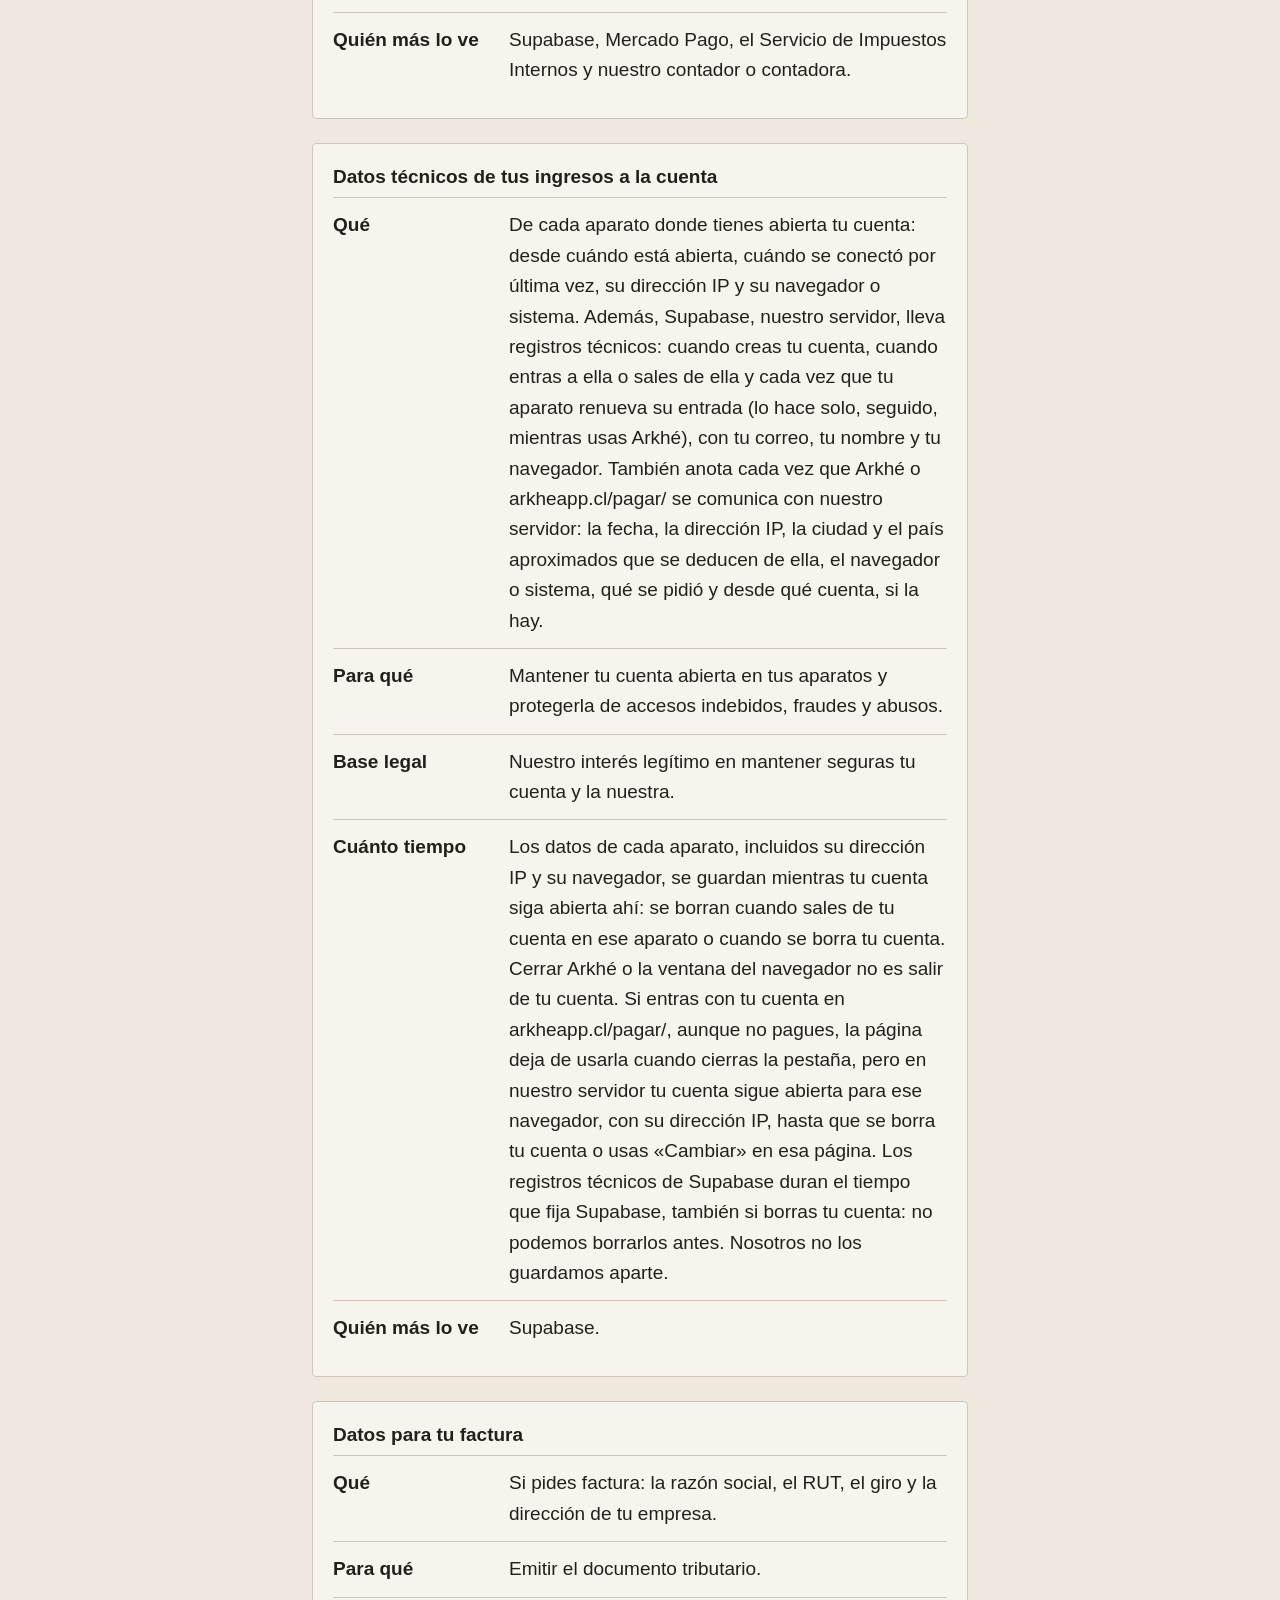
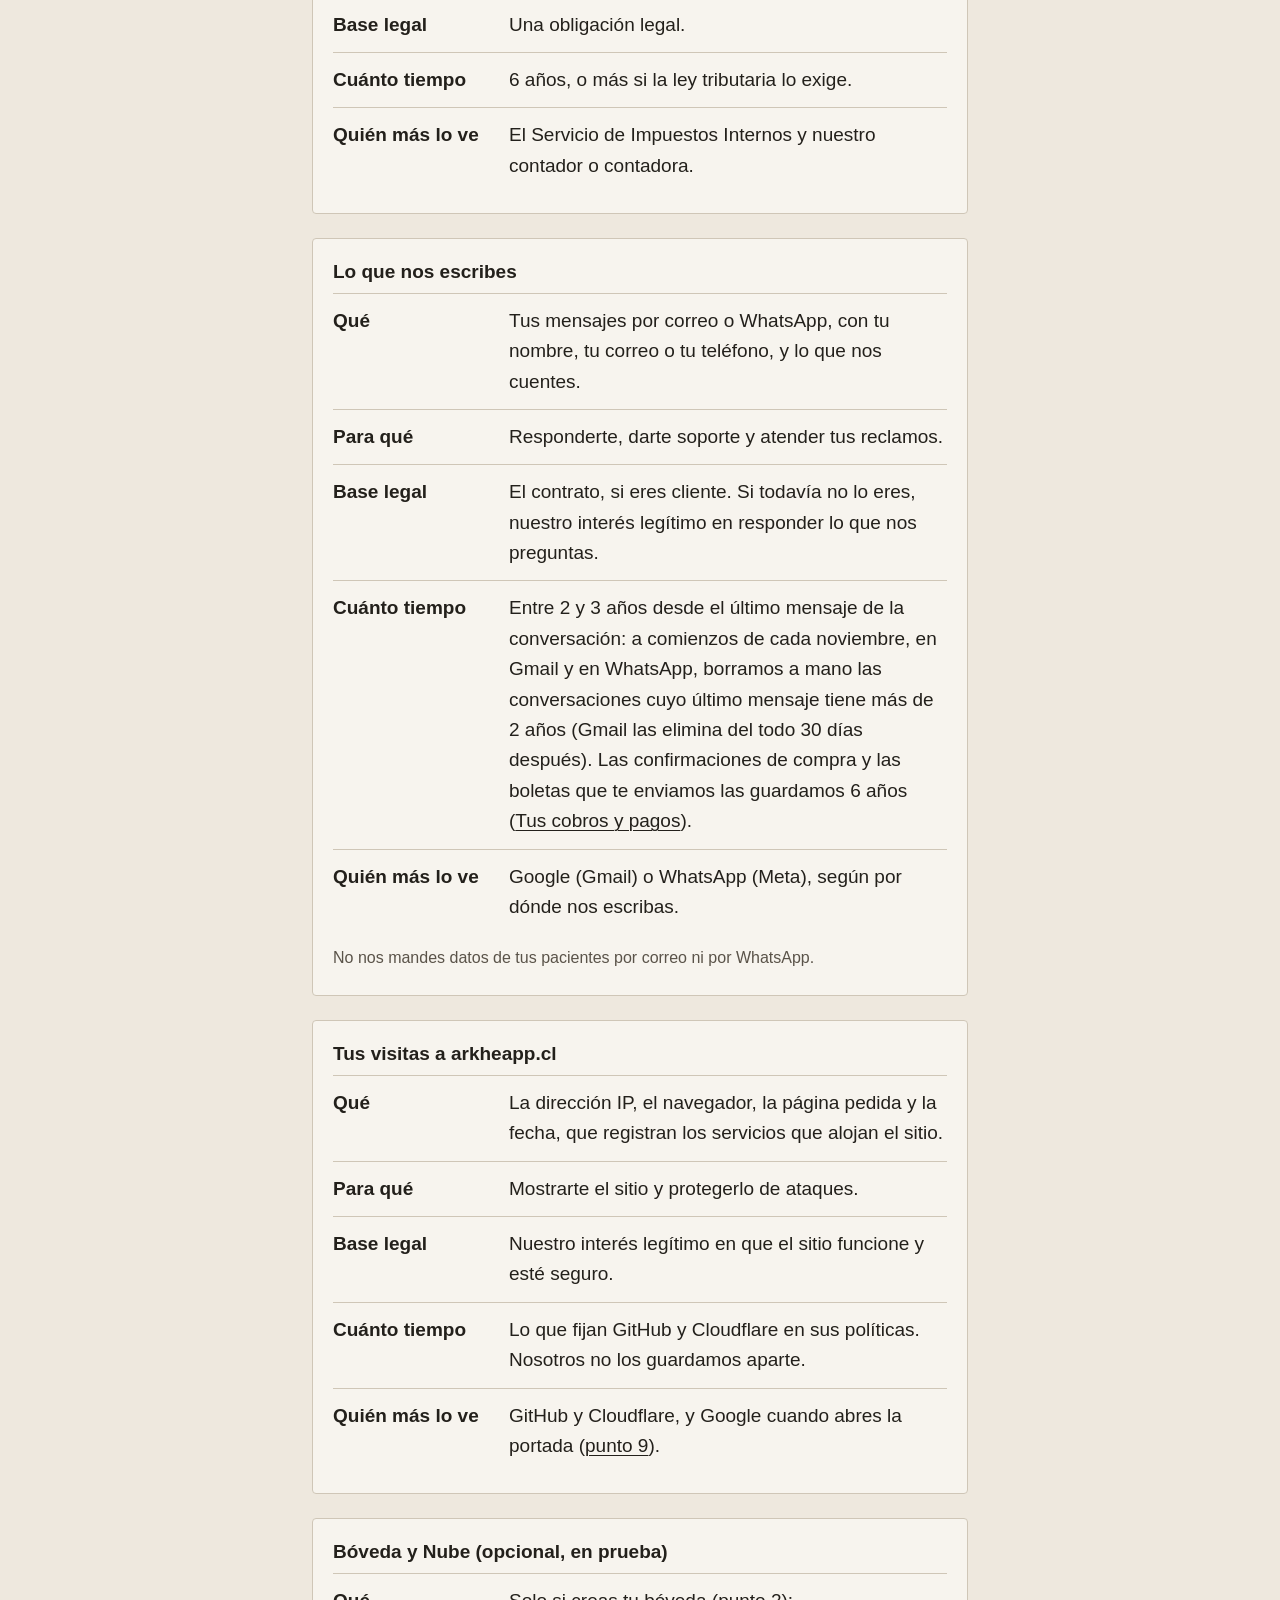
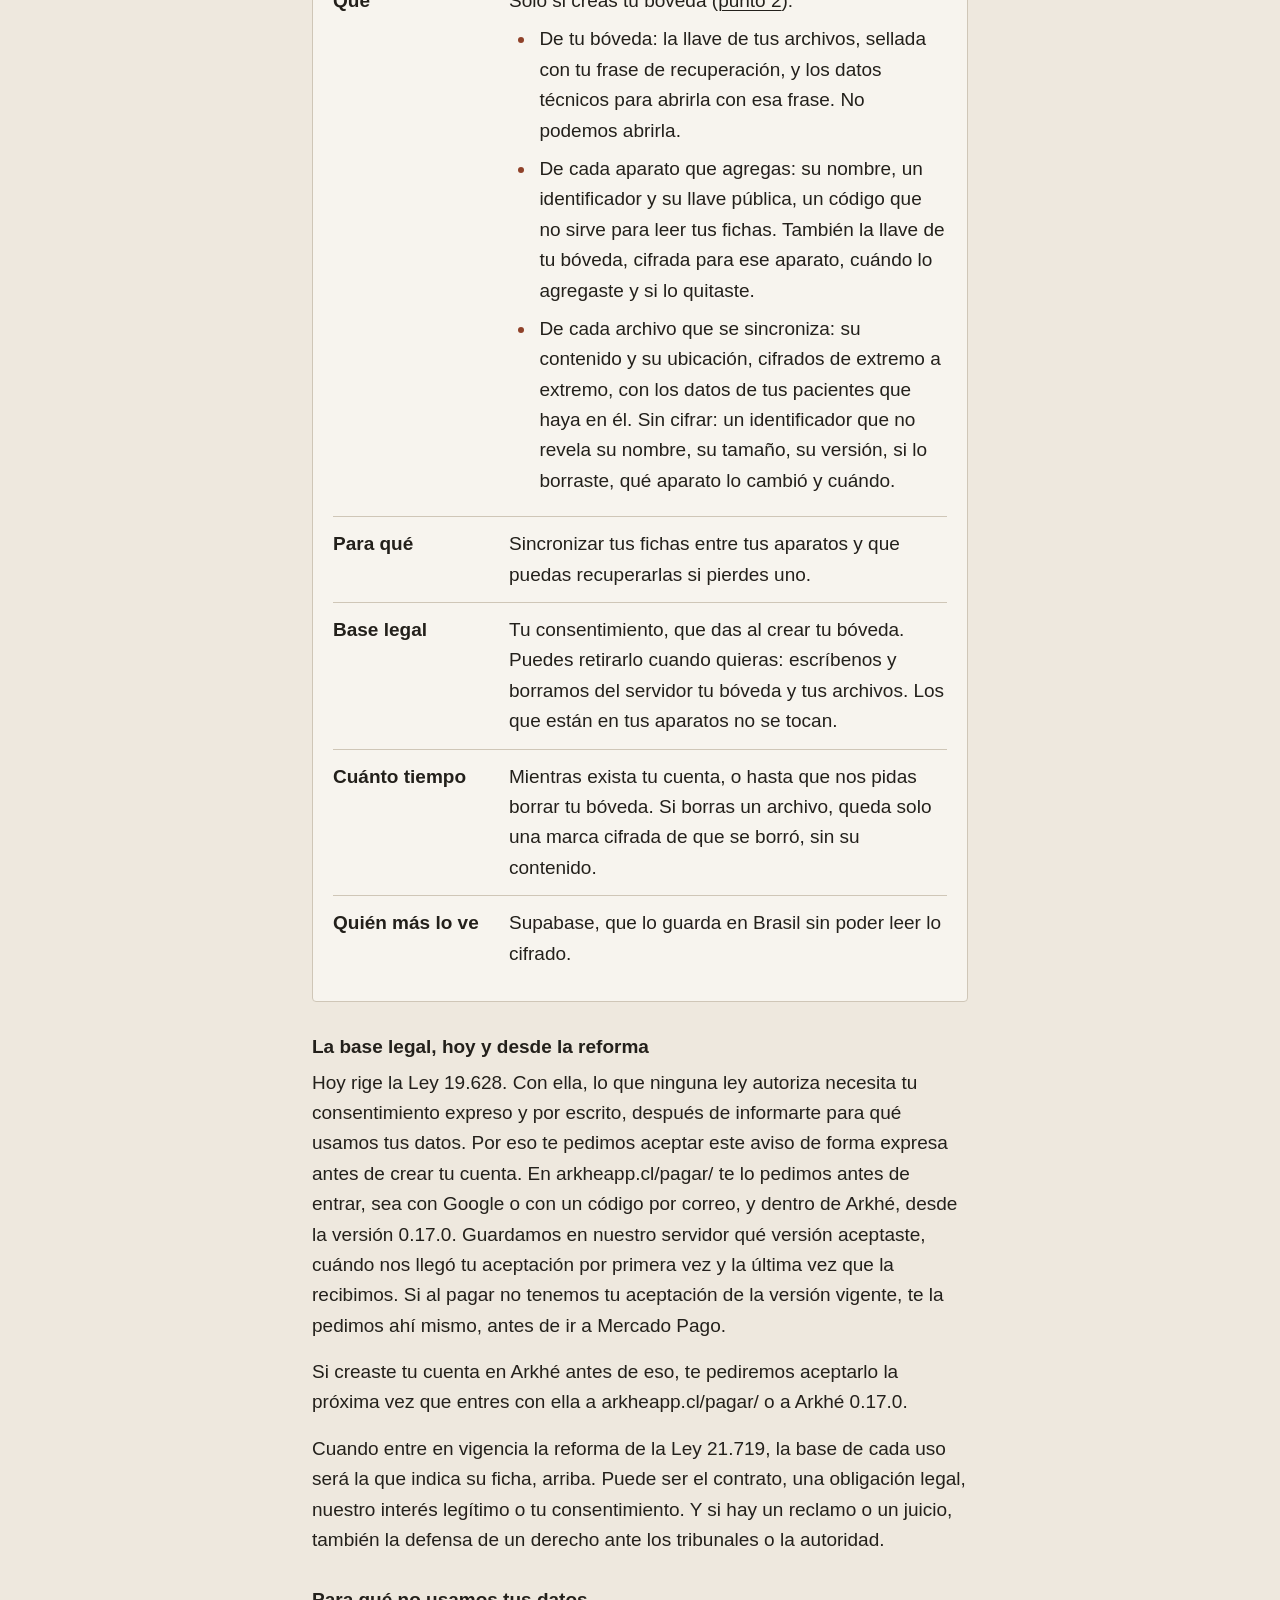
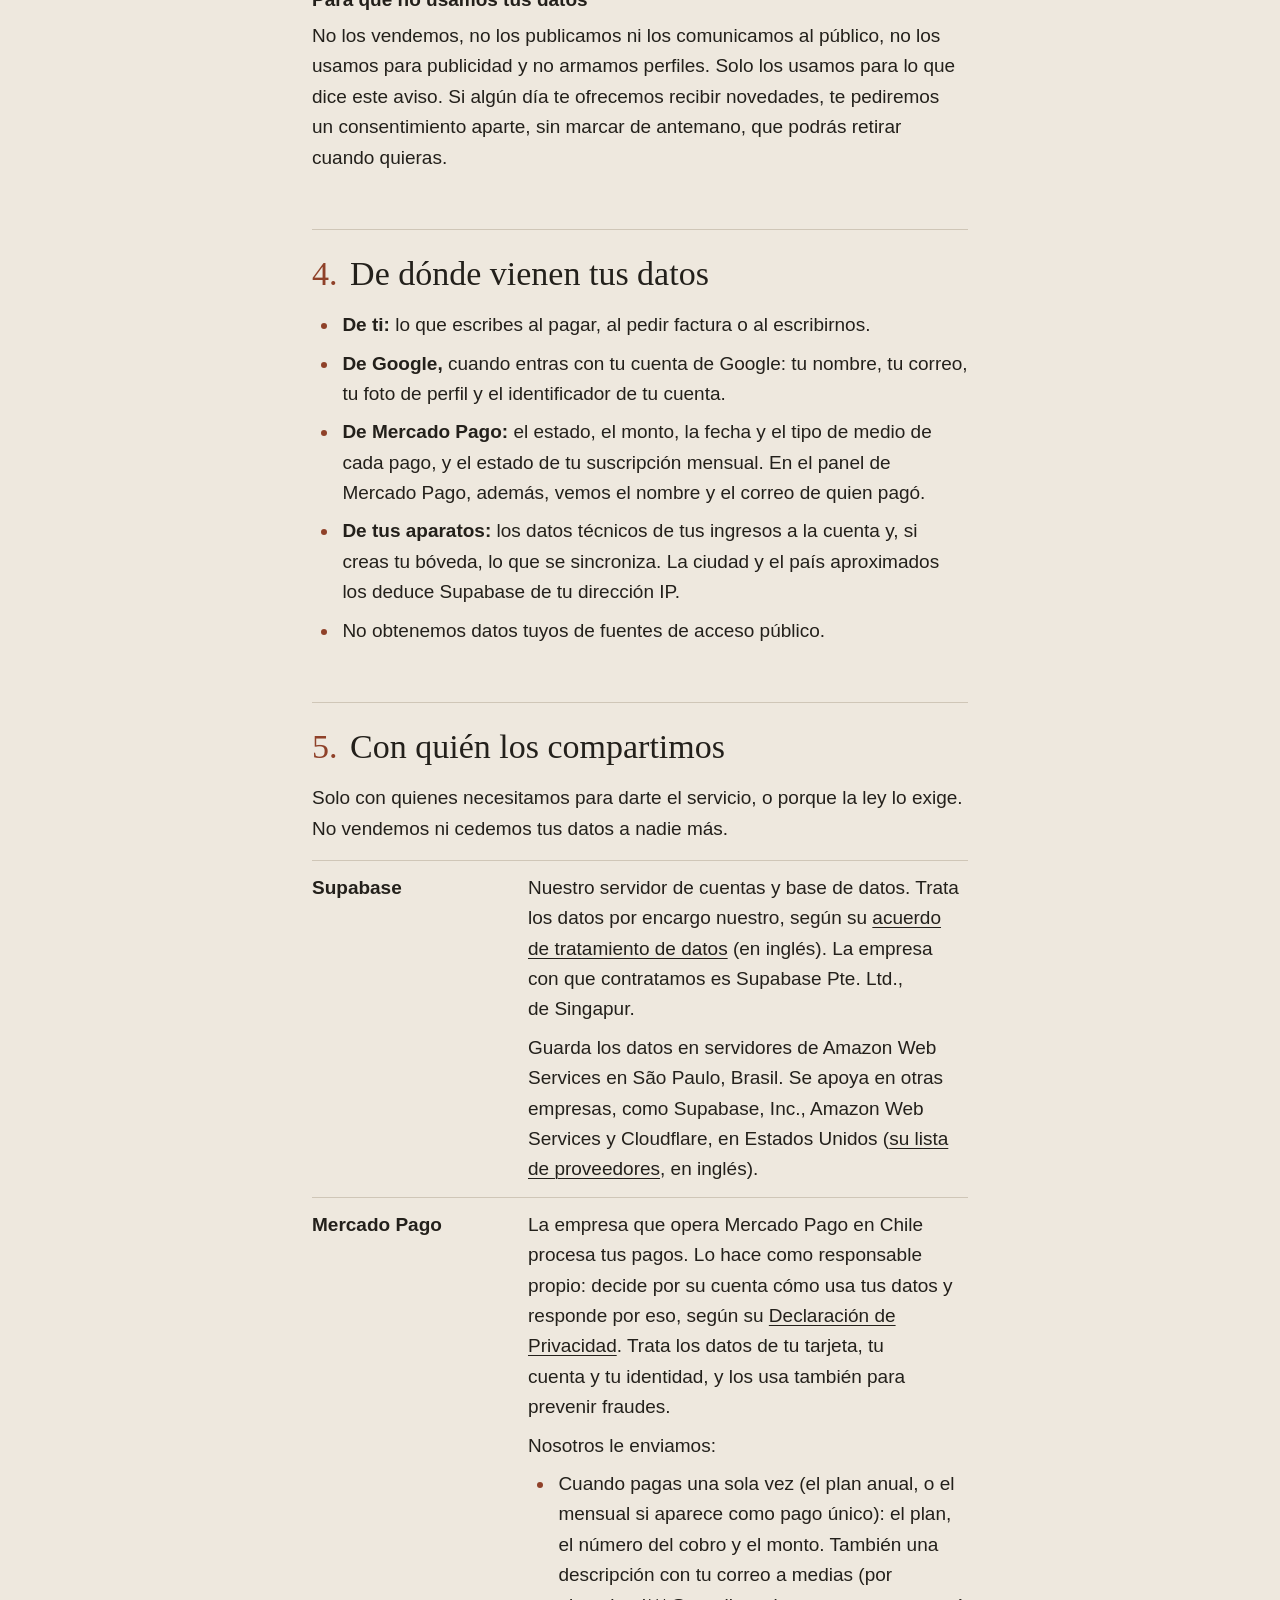
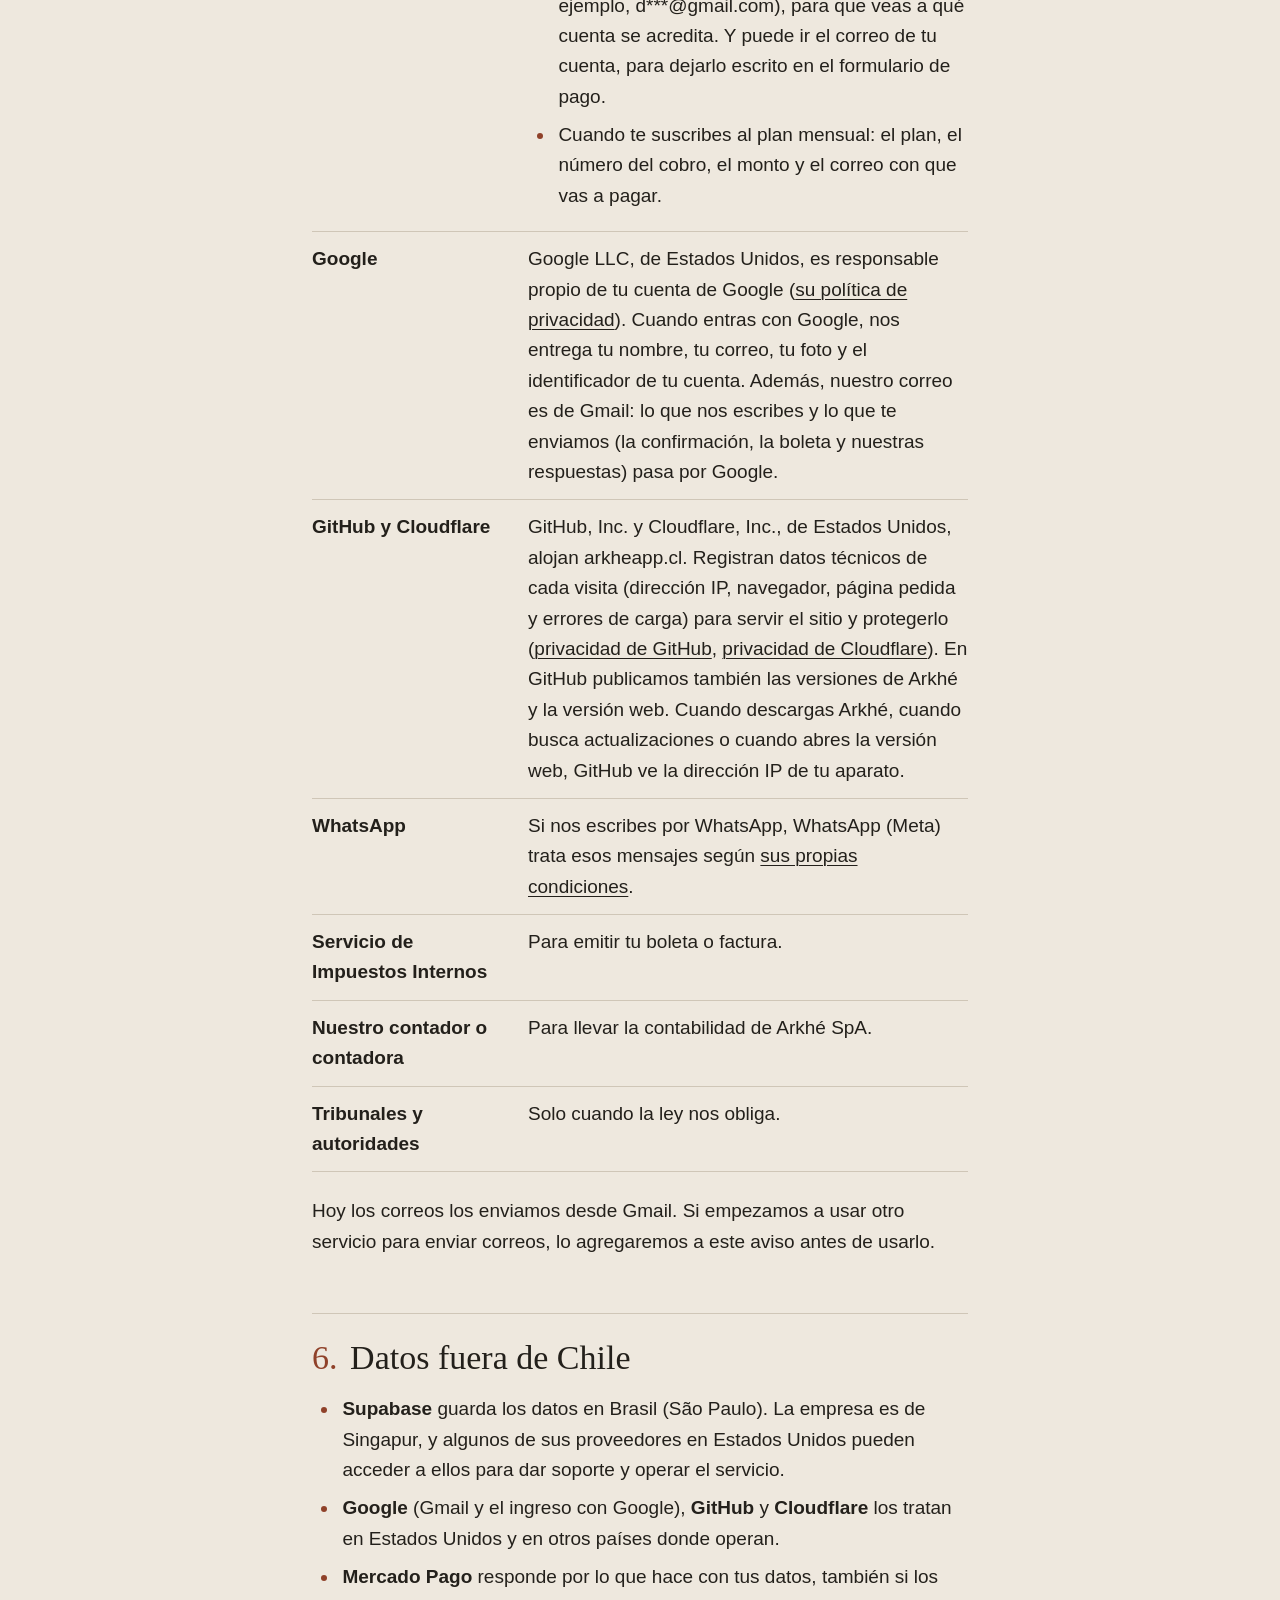
<file: privacidad/index.html>
<!doctype html>
<html lang="es-CL">
<head>
<meta charset="utf-8">
<meta http-equiv="Content-Security-Policy" content="default-src 'self'; script-src 'self'; style-src 'self'; img-src 'self' data:; base-uri 'none'; form-action 'none'; object-src 'none'">
<meta name="viewport" content="width=device-width,initial-scale=1,viewport-fit=cover">
<meta name="referrer" content="no-referrer">
<title>Aviso de privacidad · Arkhé</title>
<meta name="description" content="Qué datos personales trata Arkhé SpA (cuenta, licencia y pagos), para qué, con quién los comparte, cuánto tiempo los guarda y cómo ejerces tus derechos. Tus fichas clínicas viven en tus aparatos. Versión 2026-11-08.">
<link rel="canonical" href="https://arkheapp.cl/privacidad/">
<meta name="theme-color" content="#eee8de">
<link rel="icon" href="../assets/logo.svg" type="image/svg+xml">
<link rel="stylesheet" href="../paginas.css">
</head>
<body>
<a class="saltar" href="#contenido">Saltar al contenido</a>

<header class="sitio">
  <div class="sitio-cont">
    <a class="marca" href="../" aria-label="Arkhé: ir a la portada">ARKHÉ</a>
    <nav aria-label="Páginas de Arkhé SpA">
      <a href="../condiciones/">Condiciones</a>
      <a href="../privacidad/" aria-current="page">Privacidad</a>
    </nav>
  </div>
</header>

<main id="contenido" class="hoja">
  <header class="cabeza-doc">
    <p class="antetitulo">Arkhé SpA</p>
    <h1>Aviso de privacidad</h1>
    <p class="version">Versión 2026-11-17 · 17 de noviembre de 2026</p>
    <p class="solo-impresion">Copia de https://arkheapp.cl/privacidad/</p>
  </header>

  <p class="bajada">Este aviso explica qué datos personales trata Arkhé SpA cuando usas tu cuenta de Arkhé, compras una licencia, nos escribes o visitas arkheapp.cl. Dice para qué los usamos, con quién los compartimos, cuánto tiempo los guardamos y cómo ejerces tus derechos. Aquí, «nosotros» es Arkhé SpA.</p>

  <section class="recuadro" aria-labelledby="t-resumen">
    <h2 id="t-resumen">En pocas palabras</h2>
    <ul>
      <li><strong>Tus fichas clínicas viven en tus aparatos.</strong> Arkhé SpA no las recibe. La única excepción es la sincronización por la nube (Bóveda y Nube), que es opcional y está en prueba. No la uses con datos de pacientes reales hasta que te avisemos que está lista (<a href="#fichas">punto 2</a>).</li>
      <li>Tratamos los datos de tu cuenta, tu licencia y tus pagos, y lo que nos escribes. También datos técnicos de tus ingresos a la cuenta y de tus visitas a arkheapp.cl, como tu dirección IP. Si activas la Bóveda, también guardamos tus archivos cifrados, sin poder leerlos (<a href="#datos">punto 3</a>).</li>
      <li>Tu cuenta, tu licencia y tus pagos los guarda Supabase, nuestro servidor, en Brasil. Cuando pagas, Mercado Pago también trata tus datos (<a href="#destinatarios">punto 5</a>).</li>
      <li>Tus pagos los guardamos 6 años, porque lo pide la ley tributaria. Tu cuenta, mientras exista. Tus mensajes, entre 2 y 3 años. Tu dirección IP, hasta que sales de tu cuenta en ese aparato o se borra tu cuenta; la de arkheapp.cl/pagar/ queda aunque cierres la pestaña. En los registros técnicos de Supabase, el tiempo que fija Supabase (<a href="#datos">punto 3</a>).</li>
      <li>Nunca vemos ni guardamos los datos de tu tarjeta: el pago lo procesa Mercado Pago.</li>
      <li>No vendemos tus datos, no los publicamos y no los usamos para publicidad. arkheapp.cl no usa cookies de publicidad, de analítica ni de seguimiento.</li>
      <li>Puedes pedir ver, corregir o borrar tus datos escribiendo a <!--email_off--><a href="mailto:danielantoniohu98@gmail.com?subject=Mis%20datos%20personales">danielantoniohu98@<wbr>gmail.com</a><!--/email_off--> (<a href="#derechos">punto 10</a>).</li>
    </ul>
  </section>

  <p>Puedes guardar o imprimir este aviso. En Windows: Ctrl&nbsp;+&nbsp;P y luego «Guardar como PDF». En el teléfono o la tablet, en Chrome: Más (⋮) → Compartir → Imprimir → «Guardar como PDF». Si lo necesitas en otro formato, por ejemplo con letra más grande, escríbenos y te lo enviamos.</p>

  <nav class="indice" aria-labelledby="t-indice">
    <h2 id="t-indice">Contenido</h2>
    <ol>
      <li><a href="#responsable">Quién es responsable de tus datos</a></li>
      <li><a href="#fichas">Tus fichas clínicas</a></li>
      <li><a href="#datos">Qué datos tratamos, para qué y por cuánto tiempo</a></li>
      <li><a href="#origen">De dónde vienen tus datos</a></li>
      <li><a href="#destinatarios">Con quién los compartimos</a></li>
      <li><a href="#extranjero">Datos fuera de Chile</a></li>
      <li><a href="#seguridad">Cómo los protegemos</a></li>
      <li><a href="#automaticas">Decisiones automáticas</a></li>
      <li><a href="#cookies">Cookies y lo que guarda tu navegador</a></li>
      <li><a href="#derechos">Tus derechos y cómo ejercerlos</a></li>
      <li><a href="#cambios">Cambios a este aviso</a></li>
      <li><a href="#leyes">Leyes que aplicamos</a></li>
    </ol>
  </nav>

  <section>
    <h2 id="responsable"><span class="num">1.</span> Quién es responsable de tus datos</h2>
    <dl class="ficha">
      <div><dt>Responsable</dt><dd>Arkhé SpA</dd></div>
      <div><dt>RUT</dt><dd>78.547.998-K</dd></div>
      <div><dt>Representante legal</dt><dd>Daniel Antonio Henríquez Uribe</dd></div>
      <div><dt>Domicilio postal</dt><dd>San Josafat 3375, La Florida, Región Metropolitana, Chile</dd></div>
      <div><dt>Correo para solicitudes</dt><dd><!--email_off--><a href="mailto:danielantoniohu98@gmail.com?subject=Mis%20datos%20personales">danielantoniohu98@<wbr>gmail.com</a><!--/email_off--></dd></div>
      <div><dt>Teléfono y WhatsApp</dt><dd><a href="tel:+56944102485">+56&nbsp;9&nbsp;4410&nbsp;2485</a></dd></div>
      <div><dt>Giro</dt><dd>Edición de programas informáticos (código SII 582000): «Desarrollo y venta de software por suscripción para psicólogos»</dd></div>
      <div><dt>Constitución e inicio de actividades</dt><dd>Constituida el 1 de noviembre de 2026 en el Registro de Empresas y Sociedades (Ley 20.659). Inició actividades en el SII el 8 de noviembre de 2026.</dd></div>
    </dl>
    <p>No hemos designado un delegado de protección de datos. Para todo lo relacionado con tus datos, escríbenos al mismo correo: te responde Daniel Henríquez, representante legal de Arkhé SpA.</p>
  </section>

  <section>
    <h2 id="fichas"><span class="num">2.</span> Tus fichas clínicas</h2>
    <p>Las fichas, notas, formulaciones, hojas escritas a mano, la agenda y el registro de sesiones viven en tus aparatos, en la carpeta que tú eliges. En la versión web, una parte queda además dentro de tu navegador. Y queda todo ahí si eliges guardar en el navegador o si este no permite elegir una carpeta. Si borras los datos del sitio, lo que está en el navegador se pierde: respalda seguido.</p>
    <p><strong>Arkhé SpA no los recibe ni los guarda</strong>, salvo que actives la Bóveda (abajo). Cuando entras con tu cuenta, pagas o Arkhé confirma tu licencia, no viaja ningún dato clínico: ni a nuestro servidor, ni a Mercado Pago, ni a Google.</p>
    <p>Respecto de los datos de tus pacientes, la persona responsable eres tú, como profesional. Arkhé es la herramienta con que llevas sus fichas.</p>

    <div class="recuadro recuadro--destacado">
      <h3>La excepción, hoy en prueba: Bóveda y Nube</h3>
      <p>Si entras con tu cuenta en Arkhé, en Configuración aparecen la «Bóveda» y la «Nube», para sincronizar tus fichas entre tus aparatos. Son opcionales: nada se sincroniza hasta que creas tu bóveda.</p>
      <p>Si la creas, tus fichas, notas, formulaciones y hojas viajan a nuestro servidor (Supabase) y se guardan ahí. Van cifradas de extremo a extremo, con una llave que solo tienen tus aparatos y tu frase de recuperación: ni Arkhé SpA ni Supabase pueden leer su contenido.</p>
      <p>El servidor sí ve tu cuenta y tus aparatos: su nombre y un código de cada uno, que no sirve para leer tus fichas. También ve el tamaño, la versión y la fecha de cada archivo. El detalle está en el <a href="#d-boveda">punto 3</a>.</p>
      <p><strong>Esta función todavía está en prueba. No la uses con datos de pacientes reales hasta que te avisemos que está lista.</strong></p>
      <p>Si igual guardas ahí datos de pacientes, los guardamos cifrados solo para sincronizarlos entre tus aparatos. No los abrimos, no los usamos para nada más y solo Supabase, que los aloja, los tiene. Si una filtración los afecta, te avisamos, para que puedas avisar a tus pacientes si corresponde.</p>
    </div>

    <h3>Lo que Arkhé (la app) envía por sí sola</h3>
    <ul>
      <li><strong>Actualizaciones:</strong> Arkhé las busca en GitHub, donde publicamos sus versiones. En esa consulta no manda datos de tu práctica, y GitHub ve la dirección IP de tu aparato.</li>
      <li><strong>La versión web</strong> se carga desde GitHub (GitHub Pages) cada vez que la abres con internet, y GitHub ve la dirección IP de tu aparato. Tus fichas no viajan a GitHub.</li>
      <li><strong>Tu cuenta y tu licencia:</strong> si entras con tu cuenta, Arkhé se conecta con nuestro servidor para mantener tu cuenta abierta y confirmar tu licencia.</li>
      <li><strong>Google Calendar:</strong> si lo conectas, Arkhé lo lee directo desde tu aparato. Si agregas una cita a Google Calendar, Arkhé abre una página de Google con la fecha, la hora y la duración de la cita. El título es discreto: el número de expediente, como «Sesión 028», sin nombre ni notas. Google recibe esos datos al abrir la página, aunque no guardes el evento. Arkhé SpA no recibe nada de esto.</li>
      <li><strong>El QR de la tablet:</strong> para vincular la tablet con tu computador puedes escanear un QR con la cámara. Para eso, Arkhé usa un lector de Google, que la primera vez puede descargarse por internet.</li>
      <li><strong>«Reportar un problema»:</strong> arma un correo con la versión de Arkhé y datos de tu sistema (el navegador o el sistema operativo). Tú lo ves y decides si lo envías.</li>
    </ul>
    <p>Arkhé no mide cómo la usas ni manda reportes de errores.</p>
  </section>

  <section>
    <h2 id="datos"><span class="num">3.</span> Qué datos tratamos, para qué y por cuánto tiempo</h2>
    <p>Estos son todos los datos personales que tratamos cuando usas Arkhé o arkheapp.cl, compras una licencia o nos escribes. Son de las y los profesionales que crean una cuenta o compran una licencia, de quien paga por ellos, de quienes nos escriben y de quienes visitan arkheapp.cl.</p>

    <article class="dato" aria-labelledby="d-cuenta">
      <h3 id="d-cuenta">Tu cuenta</h3>
      <dl class="ficha">
        <div><dt>Qué</dt><dd>Tu correo, tu nombre, la dirección de tu foto de perfil (que no usamos) y el identificador de tu cuenta de Google. Nos los entrega Google cuando entras con ella. Si entras con un código por correo, solo tu correo. Además, el identificador interno de tu cuenta de Arkhé, y qué versión de este aviso aceptaste, cuándo nos llegó tu aceptación por primera vez y la última vez que la recibimos, y, si la retiras, cuándo lo hiciste.</dd></div>
        <div><dt>Para qué</dt><dd>Que entres a Arkhé en tus aparatos, que tu licencia te siga y dejar constancia de que aceptaste este aviso.</dd></div>
        <div><dt>Base legal</dt><dd>El contrato, también mientras usas la prueba gratis. Lo que rige hoy, con la ley vigente, está <a href="#base-legal">más abajo</a>.</dd></div>
        <div><dt>Cuánto tiempo</dt><dd>Mientras tu cuenta exista. Si pides borrarla, la borramos. Además, una vez al año revisamos a mano las cuentas sin una licencia vigente: si pasaron 2 años desde la última vez que usaste la tuya, te avisamos por correo y, si no respondes en 30 días, la borramos.</dd></div>
        <div><dt>Quién más lo ve</dt><dd>Supabase, nuestro servidor.</dd></div>
      </dl>
    </article>

    <article class="dato" aria-labelledby="d-licencia">
      <h3 id="d-licencia">Tu licencia</h3>
      <dl class="ficha">
        <div><dt>Qué</dt><dd>Tu plan (prueba, anual, mensual, fundador u otro) y su fecha de término. También cómo se activó (al registrarte, con una llave, con un pago o a mano), la llave que canjeaste, si la hay, y notas de soporte sobre tu cuenta.</dd></div>
        <div><dt>Para qué</dt><dd>Aplicar tu licencia en todos tus aparatos y ayudarte si hay un problema.</dd></div>
        <div><dt>Base legal</dt><dd>El contrato.</dd></div>
        <div><dt>Cuánto tiempo</dt><dd>Lo mismo que tu cuenta: se borra con ella.</dd></div>
        <div><dt>Quién más lo ve</dt><dd>Supabase.</dd></div>
      </dl>
    </article>

    <article class="dato" aria-labelledby="d-pagos">
      <h3 id="d-pagos">Tus cobros y pagos</h3>
      <dl class="ficha">
        <div><dt>Qué</dt><dd>
          <ul>
            <li>De cada cobro y pago: sus números (los nuestros y los de Mercado Pago), el plan, el monto, la moneda, las fechas y el estado.</li>
            <li>El tipo de medio de pago (por ejemplo, tarjeta de débito) y desde dónde pagaste (la página o la app).</li>
            <li>La versión de las condiciones que aceptaste y cuándo te enviamos la confirmación.</li>
            <li>En el mensual, el estado de tu suscripción, la fecha del próximo cobro y, si la cancelas, cuándo lo pediste y cuándo quedó cancelada.</li>
            <li>Del correo con que pagas el mensual en Mercado Pago, solo una huella (hash). No guardamos el correo, pero la huella permite comprobar si un correo que ya conocemos es el mismo. La usamos solo para saber si en un nuevo intento usas el mismo correo, y la borramos a más tardar un día después de que vence el link de pago, que dura 24 horas.</li>
            <li>Nuestro registro de ventas para la contabilidad: fecha, número de operación, plan, monto, tu correo, medio de pago y documento tributario.</li>
            <li>Nunca datos de tu tarjeta.</li>
          </ul>
        </dd></div>
        <div><dt>Para qué</dt><dd>Cobrar, activar o extender tu licencia, aplicar tu precio, atender retractos, cancelaciones y devoluciones, y llevar la contabilidad.</dd></div>
        <div><dt>Base legal</dt><dd>El contrato. Para la contabilidad y la boleta, una obligación legal (Código Tributario).</dd></div>
        <div><dt>Cuánto tiempo</dt><dd>6 años desde el pago, o más si la ley tributaria lo exige. Esto incluye las constancias de tu compra: la versión de las condiciones que aceptaste y la confirmación que te enviamos. Los cobros que nunca se pagaron (por ejemplo, si abriste Mercado Pago y no pagaste), con sus intentos rechazados o anulados, los borramos cuando pasan 90 días sin movimiento; lo revisamos una vez al día. Si una suscripción mensual quedó sin autorizar, primero la cancelamos en Mercado Pago, y los 90 días se cuentan desde que se canceló. Si un pago sigue pendiente en Mercado Pago, esperamos a que se resuelva.</dd></div>
        <div><dt>Quién más lo ve</dt><dd>Supabase, Mercado Pago, el Servicio de Impuestos Internos y nuestro contador o contadora.</dd></div>
      </dl>
    </article>

    <article class="dato" aria-labelledby="d-tecnicos">
      <h3 id="d-tecnicos">Datos técnicos de tus ingresos a la cuenta</h3>
      <dl class="ficha">
        <div><dt>Qué</dt><dd>De cada aparato donde tienes abierta tu cuenta: desde cuándo está abierta, cuándo se conectó por última vez, su dirección IP y su navegador o sistema. Además, Supabase, nuestro servidor, lleva registros técnicos: cuando creas tu cuenta, cuando entras a ella o sales de ella y cada vez que tu aparato renueva su entrada (lo hace solo, seguido, mientras usas Arkhé), con tu correo, tu nombre y tu navegador. También anota cada vez que Arkhé o arkheapp.cl/pagar/ se comunica con nuestro servidor: la fecha, la dirección IP, la ciudad y el país aproximados que se deducen de ella, el navegador o sistema, qué se pidió y desde qué cuenta, si la hay.</dd></div>
        <div><dt>Para qué</dt><dd>Mantener tu cuenta abierta en tus aparatos y protegerla de accesos indebidos, fraudes y abusos.</dd></div>
        <div><dt>Base legal</dt><dd>Nuestro interés legítimo en mantener seguras tu cuenta y la nuestra.</dd></div>
        <div><dt>Cuánto tiempo</dt><dd>Los datos de cada aparato, incluidos su dirección IP y su navegador, se guardan mientras tu cuenta siga abierta ahí: se borran cuando sales de tu cuenta en ese aparato o cuando se borra tu cuenta. Cerrar Arkhé o la ventana del navegador no es salir de tu cuenta. Si entras con tu cuenta en arkheapp.cl/pagar/, aunque no pagues, la página deja de usarla cuando cierras la pestaña, pero en nuestro servidor tu cuenta sigue abierta para ese navegador, con su dirección IP, hasta que se borra tu cuenta o usas «Cambiar» en esa página. Los registros técnicos de Supabase duran el tiempo que fija Supabase, también si borras tu cuenta: no podemos borrarlos antes. Nosotros no los guardamos aparte.</dd></div>
        <div><dt>Quién más lo ve</dt><dd>Supabase.</dd></div>
      </dl>
    </article>

    <article class="dato" aria-labelledby="d-factura">
      <h3 id="d-factura">Datos para tu factura</h3>
      <dl class="ficha">
        <div><dt>Qué</dt><dd>Si pides factura: la razón social, el RUT, el giro y la dirección de tu empresa.</dd></div>
        <div><dt>Para qué</dt><dd>Emitir el documento tributario.</dd></div>
        <div><dt>Base legal</dt><dd>Una obligación legal.</dd></div>
        <div><dt>Cuánto tiempo</dt><dd>6 años, o más si la ley tributaria lo exige.</dd></div>
        <div><dt>Quién más lo ve</dt><dd>El Servicio de Impuestos Internos y nuestro contador o contadora.</dd></div>
      </dl>
    </article>

    <article class="dato" aria-labelledby="d-mensajes">
      <h3 id="d-mensajes">Lo que nos escribes</h3>
      <dl class="ficha">
        <div><dt>Qué</dt><dd>Tus mensajes por correo o WhatsApp, con tu nombre, tu correo o tu teléfono, y lo que nos cuentes.</dd></div>
        <div><dt>Para qué</dt><dd>Responderte, darte soporte y atender tus reclamos.</dd></div>
        <div><dt>Base legal</dt><dd>El contrato, si eres cliente. Si todavía no lo eres, nuestro interés legítimo en responder lo que nos preguntas.</dd></div>
        <div><dt>Cuánto tiempo</dt><dd>Entre 2 y 3 años desde el último mensaje de la conversación: a comienzos de cada noviembre, en Gmail y en WhatsApp, borramos a mano las conversaciones cuyo último mensaje tiene más de 2 años (Gmail las elimina del todo 30 días después). Las confirmaciones de compra y las boletas que te enviamos las guardamos 6 años (<a href="#d-pagos">Tus cobros y pagos</a>).</dd></div>
        <div><dt>Quién más lo ve</dt><dd>Google (Gmail) o WhatsApp (Meta), según por dónde nos escribas.</dd></div>
      </dl>
      <p class="nota">No nos mandes datos de tus pacientes por correo ni por WhatsApp.</p>
    </article>

    <article class="dato" aria-labelledby="d-visitas">
      <h3 id="d-visitas">Tus visitas a arkheapp.cl</h3>
      <dl class="ficha">
        <div><dt>Qué</dt><dd>La dirección IP, el navegador, la página pedida y la fecha, que registran los servicios que alojan el sitio.</dd></div>
        <div><dt>Para qué</dt><dd>Mostrarte el sitio y protegerlo de ataques.</dd></div>
        <div><dt>Base legal</dt><dd>Nuestro interés legítimo en que el sitio funcione y esté seguro.</dd></div>
        <div><dt>Cuánto tiempo</dt><dd>Lo que fijan GitHub y Cloudflare en sus políticas. Nosotros no los guardamos aparte.</dd></div>
        <div><dt>Quién más lo ve</dt><dd>GitHub y Cloudflare, y Google cuando abres la portada (<a href="#cookies">punto 9</a>).</dd></div>
      </dl>
    </article>

    <article class="dato" aria-labelledby="d-boveda">
      <h3 id="d-boveda">Bóveda y Nube (opcional, en prueba)</h3>
      <dl class="ficha">
        <div><dt>Qué</dt><dd>
          <p>Solo si creas tu bóveda (<a href="#fichas">punto 2</a>):</p>
          <ul>
            <li>De tu bóveda: la llave de tus archivos, sellada con tu frase de recuperación, y los datos técnicos para abrirla con esa frase. No podemos abrirla.</li>
            <li>De cada aparato que agregas: su nombre, un identificador y su llave pública, un código que no sirve para leer tus fichas. También la llave de tu bóveda, cifrada para ese aparato, cuándo lo agregaste y si lo quitaste.</li>
            <li>De cada archivo que se sincroniza: su contenido y su ubicación, cifrados de extremo a extremo, con los datos de tus pacientes que haya en él. Sin cifrar: un identificador que no revela su nombre, su tamaño, su versión, si lo borraste, qué aparato lo cambió y cuándo.</li>
          </ul>
        </dd></div>
        <div><dt>Para qué</dt><dd>Sincronizar tus fichas entre tus aparatos y que puedas recuperarlas si pierdes uno.</dd></div>
        <div><dt>Base legal</dt><dd>Tu consentimiento, que das al crear tu bóveda. Puedes retirarlo cuando quieras: escríbenos y borramos del servidor tu bóveda y tus archivos. Los que están en tus aparatos no se tocan.</dd></div>
        <div><dt>Cuánto tiempo</dt><dd>Mientras exista tu cuenta, o hasta que nos pidas borrar tu bóveda. Si borras un archivo, queda solo una marca cifrada de que se borró, sin su contenido.</dd></div>
        <div><dt>Quién más lo ve</dt><dd>Supabase, que lo guarda en Brasil sin poder leer lo cifrado.</dd></div>
      </dl>
    </article>

    <h3 id="base-legal">La base legal, hoy y desde la reforma</h3>
    <p>Hoy rige la Ley 19.628. Con ella, lo que ninguna ley autoriza necesita tu consentimiento expreso y por escrito, después de informarte para qué usamos tus datos. Por eso te pedimos aceptar este aviso de forma expresa antes de crear tu cuenta. En arkheapp.cl/pagar/ te lo pedimos antes de entrar, sea con Google o con un código por correo, y dentro de Arkhé, desde la versión 0.17.0. Guardamos en nuestro servidor qué versión aceptaste, cuándo nos llegó tu aceptación por primera vez y la última vez que la recibimos. Si al pagar no tenemos tu aceptación de la versión vigente, te la pedimos ahí mismo, antes de ir a Mercado Pago.</p>
    <p>Si creaste tu cuenta en Arkhé antes de eso, te pediremos aceptarlo la próxima vez que entres con ella a arkheapp.cl/pagar/ o a Arkhé 0.17.0.</p>
    <p>Cuando entre en vigencia la reforma de la Ley 21.719, la base de cada uso será la que indica su ficha, arriba. Puede ser el contrato, una obligación legal, nuestro interés legítimo o tu consentimiento. Y si hay un reclamo o un juicio, también la defensa de un derecho ante los tribunales o la autoridad.</p>

    <h3>Para qué no usamos tus datos</h3>
    <p>No los vendemos, no los publicamos ni los comunicamos al público, no los usamos para publicidad y no armamos perfiles. Solo los usamos para lo que dice este aviso. Si algún día te ofrecemos recibir novedades, te pediremos un consentimiento aparte, sin marcar de antemano, que podrás retirar cuando quieras.</p>
  </section>

  <section>
    <h2 id="origen"><span class="num">4.</span> De dónde vienen tus datos</h2>
    <ul>
      <li><strong>De ti:</strong> lo que escribes al pagar, al pedir factura o al escribirnos.</li>
      <li><strong>De Google,</strong> cuando entras con tu cuenta de Google: tu nombre, tu correo, tu foto de perfil y el identificador de tu cuenta.</li>
      <li><strong>De Mercado Pago:</strong> el estado, el monto, la fecha y el tipo de medio de cada pago, y el estado de tu suscripción mensual. En el panel de Mercado Pago, además, vemos el nombre y el correo de quien pagó.</li>
      <li><strong>De tus aparatos:</strong> los datos técnicos de tus ingresos a la cuenta y, si creas tu bóveda, lo que se sincroniza. La ciudad y el país aproximados los deduce Supabase de tu dirección IP.</li>
      <li>No obtenemos datos tuyos de fuentes de acceso público.</li>
    </ul>
  </section>

  <section>
    <h2 id="destinatarios"><span class="num">5.</span> Con quién los compartimos</h2>
    <p>Solo con quienes necesitamos para darte el servicio, o porque la ley lo exige. No vendemos ni cedemos tus datos a nadie más.</p>
    <dl class="ficha">
      <div><dt>Supabase</dt><dd>
        <p>Nuestro servidor de cuentas y base de datos. Trata los datos por encargo nuestro, según su <a href="https://supabase.com/legal/customer-resources/data-processing-addendum">acuerdo de tratamiento de datos</a> (en inglés). La empresa con que contratamos es Supabase Pte. Ltd., de Singapur.</p>
        <p>Guarda los datos en servidores de Amazon Web Services en São Paulo, Brasil. Se apoya en otras empresas, como Supabase, Inc., Amazon Web Services y Cloudflare, en Estados Unidos (<a href="https://supabase.com/legal/subprocessor-list/October-12-2026.pdf">su lista de proveedores</a>, en inglés).</p>
      </dd></div>
      <div><dt>Mercado Pago</dt><dd>
        <p>La empresa que opera Mercado Pago en Chile procesa tus pagos. Lo hace como responsable propio: decide por su cuenta cómo usa tus datos y responde por eso, según su <a href="https://www.mercadopago.cl/privacidad">Declaración de Privacidad</a>. Trata los datos de tu tarjeta, tu cuenta y tu identidad, y los usa también para prevenir fraudes.</p>
        <p>Nosotros le enviamos:</p>
        <ul>
          <li>Cuando pagas una sola vez (el plan anual, o el mensual si aparece como pago único): el plan, el número del cobro y el monto. También una descripción con tu correo a medias (por ejemplo, <!--email_off-->d***@gmail.com<!--/email_off-->), para que veas a qué cuenta se acredita. Y puede ir el correo de tu cuenta, para dejarlo escrito en el formulario de pago.</li>
          <li>Cuando te suscribes al plan mensual: el plan, el número del cobro, el monto y el correo con que vas a pagar.</li>
        </ul>
      </dd></div>
      <div><dt>Google</dt><dd>Google LLC, de Estados Unidos, es responsable propio de tu cuenta de Google (<a href="https://policies.google.com/privacy?hl=es-419">su política de privacidad</a>). Cuando entras con Google, nos entrega tu nombre, tu correo, tu foto y el identificador de tu cuenta. Además, nuestro correo es de Gmail: lo que nos escribes y lo que te enviamos (la confirmación, la boleta y nuestras respuestas) pasa por Google.</dd></div>
      <div><dt>GitHub y Cloudflare</dt><dd>GitHub, Inc. y Cloudflare, Inc., de Estados Unidos, alojan arkheapp.cl. Registran datos técnicos de cada visita (dirección IP, navegador, página pedida y errores de carga) para servir el sitio y protegerlo (<a href="https://docs.github.com/es/site-policy/privacy-policies/github-general-privacy-statement">privacidad de GitHub</a>, <a href="https://www.cloudflare.com/es-la/privacypolicy/">privacidad de Cloudflare</a>). En GitHub publicamos también las versiones de Arkhé y la versión web. Cuando descargas Arkhé, cuando busca actualizaciones o cuando abres la versión web, GitHub ve la dirección IP de tu aparato.</dd></div>
      <div><dt>WhatsApp</dt><dd>Si nos escribes por WhatsApp, WhatsApp (Meta) trata esos mensajes según <a href="https://www.whatsapp.com/legal/privacy-policy?lang=es_LA">sus propias condiciones</a>.</dd></div>
      <div><dt>Servicio de Impuestos Internos</dt><dd>Para emitir tu boleta o factura.</dd></div>
      <div><dt>Nuestro contador o contadora</dt><dd>Para llevar la contabilidad de Arkhé SpA.</dd></div>
      <div><dt>Tribunales y autoridades</dt><dd>Solo cuando la ley nos obliga.</dd></div>
    </dl>
    <p>Hoy los correos los enviamos desde Gmail. Si empezamos a usar otro servicio para enviar correos, lo agregaremos a este aviso antes de usarlo.</p>
  </section>

  <section>
    <h2 id="extranjero"><span class="num">6.</span> Datos fuera de Chile</h2>
    <ul>
      <li><strong>Supabase</strong> guarda los datos en Brasil (São Paulo). La empresa es de Singapur, y algunos de sus proveedores en Estados Unidos pueden acceder a ellos para dar soporte y operar el servicio.</li>
      <li><strong>Google</strong> (Gmail y el ingreso con Google), <strong>GitHub</strong> y <strong>Cloudflare</strong> los tratan en Estados Unidos y en otros países donde operan.</li>
      <li><strong>Mercado Pago</strong> responde por lo que hace con tus datos, también si los trata fuera de Chile.</li>
    </ul>
    <p><strong>Nivel de protección:</strong> la autoridad chilena todavía no ha declarado qué países tienen un nivel adecuado de protección de datos. Por eso no podemos decirte que Brasil, Singapur o Estados Unidos lo tengan.</p>
    <p><strong>Garantías:</strong> con Supabase, la transferencia se apoya en las cláusulas contractuales tipo de su acuerdo de tratamiento de datos. Son un contrato modelo que obliga a Supabase a proteger tus datos fuera de Chile. Con Google, GitHub y Cloudflare, hoy no tenemos un contrato especial con garantías: rigen sus políticas de privacidad.</p>
  </section>

  <section>
    <h2 id="seguridad"><span class="num">7.</span> Cómo los protegemos</h2>
    <ul>
      <li>Todo viaja cifrado (HTTPS).</li>
      <li>Cada cuenta ve solo lo suyo: la base de datos impide que una cuenta vea los datos de otra.</li>
      <li>Las claves que dan acceso completo al servidor están solo en el servidor: nunca en la app ni en estas páginas.</li>
      <li>Nunca vemos ni guardamos los datos de tu tarjeta.</li>
      <li>Los mensajes que nuestro sistema de cobro escribe en sus registros no incluyen correos ni nombres. Los registros que lleva Supabase de tus entradas a la cuenta sí los incluyen (<a href="#d-tecnicos">punto 3</a>).</li>
      <li>Del correo con que pagas el mensual guardamos solo su huella (<a href="#d-pagos">punto 3</a>).</li>
      <li>Entramos a los paneles de Supabase y de Mercado Pago con doble factor.</li>
      <li>Guardamos lo mínimo, y en el <a href="#datos">punto 3</a> te decimos cuánto tiempo guardamos cada dato.</li>
    </ul>
    <p>Si hay una filtración u otro incidente que ponga en riesgo tus derechos, lo informamos a la autoridad y, cuando la ley lo pide, también a ti. Si afecta a tu bóveda, te avisamos siempre. Supabase se compromete en su acuerdo de tratamiento de datos a avisarnos de los incidentes que lo afecten.</p>
  </section>

  <section>
    <h2 id="automaticas"><span class="num">8.</span> Decisiones automáticas</h2>
    <p>Algunas cosas las decide el sistema solo:</p>
    <ul>
      <li>Tu licencia se activa o se extiende cuando Mercado Pago acredita un pago que calza en monto, moneda y vendedor con el cobro que creamos para tu cuenta.</li>
      <li>En el mensual, cada cobro aprobado suma 1 mes.</li>
      <li>Si un pago se devuelve, o si pides a tu banco que anule el cargo (un contracargo), la extensión que dio se revierte.</li>
      <li>Cuando tu prueba o tu licencia termina, Arkhé pasa al plan Gratis: 3 pacientes activos y el resto en pausa, sin borrar nada (<a href="../condiciones/#que-compras">condiciones de compra, punto 2</a>).</li>
      <li>Desde la versión 0.17.0, si un aparato pasa más de 30 días sin confirmar tu licencia, queda en el plan Gratis hasta que se conecte. No pasa si ese aparato tiene activada una llave vigente (<a href="../condiciones/#lo-que-necesitas">condiciones de compra, punto 3</a>).</li>
      <li>El precio protegido se aplica si cumples sus reglas (<a href="../condiciones/#precio-protegido">condiciones de compra, punto 11</a>).</li>
    </ul>
    <p>No armamos perfiles. Estas decisiones son necesarias para cumplir el contrato. Si crees que una está mal, escríbenos: una persona la revisa, te explica cómo se tomó y la corrige si corresponde.</p>
  </section>

  <section>
    <h2 id="cookies"><span class="num">9.</span> Cookies y lo que guarda tu navegador</h2>
    <ul>
      <li><strong>Sin cookies de seguimiento.</strong> arkheapp.cl no usa cookies de publicidad, de analítica ni de seguimiento, y no tiene herramientas de analítica. Cloudflare, que protege el sitio, puede usar una cookie técnica de seguridad para distinguir personas de robots. También nos muestra cifras generales del tráfico, como cuántas visitas hubo, que no identifican a nadie.</li>
      <li><strong>Las letras de la portada.</strong> La portada carga sus tipografías desde Google Fonts: tu navegador se las pide a Google, que ve tu dirección IP (<a href="https://developers.google.com/fonts/faq/privacy?hl=es-419">privacidad de Google Fonts</a>). Estas páginas legales y las de pago no cargan letras ni herramientas de terceros.</li>
      <li><strong>arkheapp.cl/pagar/</strong> guarda en tu navegador lo necesario para entrar y pagar, solo mientras la pestaña está abierta. Guarda códigos temporales para entrar y usar tu cuenta, tu correo, el plan que eliges, el cobro en curso y qué versión de este aviso aceptaste. Nunca tu tarjeta.</li>
      <li><strong>El formulario de la portada</strong> («¿Prefieres que te escriba yo?») no envía tus datos a ningún servicio. En arkheapp.cl, la página lo cambia por un enlace que abre WhatsApp con un mensaje listo, por ejemplo «Hola Daniel, vi la página de Arkhé y me gustaría probarla». Lo ves y lo puedes cambiar antes de enviarlo. Si tu navegador tiene JavaScript desactivado, el formulario se ve, pero al enviarlo solo se recarga la página, con lo que escribiste en la dirección (URL). No nos llega, aunque, como cualquier dirección que visitas, puede quedar en los registros técnicos de GitHub y Cloudflare.</li>
    </ul>
  </section>

  <section>
    <h2 id="derechos"><span class="num">10.</span> Tus derechos y cómo ejercerlos</h2>
    <p>Puedes pedirnos, sin costo:</p>
    <ul>
      <li><strong>Acceso:</strong> saber qué datos tuyos tenemos, de dónde vienen, para qué los usamos y a quién se los pasamos.</li>
      <li><strong>Rectificación:</strong> corregir los que estén mal o incompletos.</li>
      <li><strong>Supresión:</strong> borrarlos. No procede con los datos que la ley nos obliga a guardar, como los pagos para el SII, ni con los que necesita un contrato vigente, ni con los registros técnicos de Supabase, que se borran solos en el plazo que fija Supabase (<a href="#d-tecnicos">punto 3</a>).</li>
      <li><strong>Oposición:</strong> que dejemos de usarlos para algo, cuando la ley lo permite.</li>
      <li><strong>Portabilidad:</strong> recibir tus datos en un formato que se pueda usar en otro servicio, cuando proceda.</li>
      <li><strong>Bloqueo temporal:</strong> que dejemos de usarlos mientras resolvemos tu solicitud.</li>
      <li><strong>Retirar tu consentimiento:</strong> lo que se basa en tu consentimiento lo puedes retirar cuando quieras, por un medio tan simple como el que usaste para darlo. Eso no cambia lo hecho antes, y lo que la ley nos obliga a guardar lo seguimos guardando.</li>
    </ul>
    <p>La ley vigente hoy llama a estos derechos información, modificación, eliminación y bloqueo.</p>

    <h3>Cómo pedirlo</h3>
    <p>Escríbenos a <!--email_off--><a href="mailto:danielantoniohu98@gmail.com?subject=Mis%20datos%20personales">danielantoniohu98@<wbr>gmail.com</a><!--/email_off--> con el asunto «Mis datos personales». Si puedes, hazlo desde el correo de tu cuenta: así sabemos que eres tú. También puedes enviarnos una carta a San Josafat 3375, La Florida, Región Metropolitana.</p>
    <p>Acusamos recibo y te respondemos por escrito dentro de 2 días hábiles, y guardamos una copia de la respuesta. Si rechazamos lo que pides, te decimos por qué y cómo reclamar.</p>

    <h3>Si no te respondemos o no estás de acuerdo</h3>
    <ul>
      <li>Hoy puedes recurrir al juez civil del domicilio de Arkhé SpA (Ley 19.628, artículo 16) y, como consumidor, reclamar ante el SERNAC.</li>
      <li>Cuando entre en vigencia la reforma de la Ley 21.719, podrás reclamar ante la Agencia de Protección de Datos Personales. Tienes 30 días hábiles desde nuestra respuesta, o desde que venció el plazo para darla.</li>
    </ul>
  </section>

  <section>
    <h2 id="cambios"><span class="num">11.</span> Cambios a este aviso</h2>
    <ul>
      <li>Si cambiamos este aviso, publicamos la nueva versión en esta página, con su fecha, y guardamos las anteriores.</li>
      <li>Si el cambio es importante, te avisamos por correo al menos 30 días antes de que rija.</li>
      <li>Si cambiamos para qué usamos tus datos, te pediremos una nueva aceptación. Seguir usando Arkhé no cuenta como aceptación.</li>
    </ul>
  </section>

  <section>
    <h2 id="leyes"><span class="num">12.</span> Leyes que aplicamos</h2>
    <p>Este aviso se rige por la Ley 19.628, sobre protección de la vida privada, y, cuando entre en vigencia, por su reforma de la Ley 21.719. Como vendemos a consumidores, también aplicamos la Ley 19.496.</p>
    <ul class="fuentes">
      <li>Ley 19.628: <a class="url" href="https://www.bcn.cl/leychile/navegar?idNorma=141599">https://www.bcn.cl/leychile/navegar?idNorma=141599</a></li>
      <li>Ley 21.719: <a class="url" href="https://www.bcn.cl/leychile/navegar?idNorma=1209272">https://www.bcn.cl/leychile/navegar?idNorma=1209272</a></li>
      <li>Ley 19.496, en su texto refundido (DFL 3 de 2019): <a class="url" href="https://www.bcn.cl/leychile/navegar?idNorma=1160403">https://www.bcn.cl/leychile/navegar?idNorma=1160403</a></li>
      <li>Código Tributario, que fija cuánto tiempo se guardan los registros de ventas: <a class="url" href="https://www.bcn.cl/leychile/navegar?idNorma=6374">https://www.bcn.cl/leychile/navegar?idNorma=6374</a></li>
    </ul>
  </section>
</main>

<footer class="pie">
  <div class="pie-cont">
    <p><strong>Arkhé SpA</strong> · RUT 78.547.998-K · San Josafat 3375, La Florida, Región Metropolitana · <!--email_off--><a href="mailto:danielantoniohu98@gmail.com">danielantoniohu98@<wbr>gmail.com</a><!--/email_off--> · <a href="tel:+56944102485">+56&nbsp;9&nbsp;4410&nbsp;2485</a></p>
    <p>Aviso de privacidad · versión 2026-11-17</p>
    <nav aria-label="Más páginas">
      <a href="../">Portada</a>
      <a href="../condiciones/">Condiciones de compra</a>
    </nav>
  </div>
</footer>
</body>
</html>
</file>
<file: paginas.css>
/* Páginas propias de arkheapp.cl: /condiciones/ y /privacidad/, y después /pagar/ y /pago/.
   Llevan una CSP con style-src 'self': sin recursos externos, sin estilos en línea y sin Google Fonts.
   Usan los colores de la portada (landing/index.html) y las letras que la portada declara como
   respaldo de sus fuentes de Google. Se leen bien en el teléfono (16 px de margen, sin desplazamiento
   horizontal) y se pueden imprimir o guardar en PDF.
   Ninguna letra baja de 16 px (1rem): la Ley 19.496 (art. 17) pide letra de 2,5 mm o más en los
   contratos de adhesión, y el SERNAC pide que se cumpla en la vista por defecto. */

/* ————— Colores y letras (los de la portada) ————— */
:root {
  color-scheme: light;
  --papel: #eee8de;
  --papel-claro: #f7f4ee;
  --blanco: #ffffff;
  --tinta: #23201b;
  --tinta-2: #5a5349;
  --filete: #cfc6b7;
  --salvia: #3f5240;
  --salvia-oscura: #2f3f31;
  --salvia-clara: #dce3d6;
  --terracota: #a04b2e;
  --terracota-trazo: #b5583a;
  --arcilla: #eadbcf;
  --terracota-oscura: #8f4129;
  --rosa: #8e4652;

  /* Los respaldos que declara la portada, sin sus fuentes de Google
     («Instrument Sans respaldo» de la portada es Arial o Liberation Sans) */
  --display: "Iowan Old Style", "Palatino Linotype", Georgia, serif;
  --titling: Georgia, serif;
  --texto: Georgia, "Times New Roman", serif;
  --ui: Arial, "Liberation Sans", "Segoe UI", system-ui, sans-serif;

  --gut-l: max(16px, env(safe-area-inset-left, 0px));
  --gut-r: max(16px, env(safe-area-inset-right, 0px));
  --ancho: 46rem; /* contenedor de lectura, con su margen: unas 70 letras por línea */
}
@media (min-width: 640px) {
  :root {
    --gut-l: max(40px, env(safe-area-inset-left, 0px));
    --gut-r: max(40px, env(safe-area-inset-right, 0px));
  }
}

/* ————— Base ————— */
*, *::before, *::after { box-sizing: border-box; }
[hidden] { display: none !important; }
html { -webkit-text-size-adjust: 100%; text-size-adjust: 100%; }
body {
  margin: 0;
  background: var(--papel);
  color: var(--tinta);
  font: 400 1.125rem/1.6 var(--ui);
  overflow-wrap: break-word;
  -webkit-font-smoothing: antialiased;
}
@media (min-width: 900px) { body { font-size: 1.1875rem; } }
img, svg { max-width: 100%; height: auto; }
a { color: inherit; text-decoration-thickness: 1px; text-underline-offset: 3px; }
a:hover { text-decoration-thickness: 2px; }
:focus-visible { outline: 3px solid var(--salvia); outline-offset: 2px; }
::selection { background: var(--salvia-clara); color: var(--tinta); }

/* Solo para lectores de pantalla */
.solo-lector {
  position: absolute !important; width: 1px; height: 1px; margin: -1px; padding: 0;
  overflow: hidden; clip-path: inset(50%); white-space: nowrap; border: 0;
}
/* Solo en papel (por ejemplo, la dirección de la página) */
.solo-impresion { display: none; }

/* «Saltar al contenido»: aparece al llegar con el teclado */
.saltar {
  position: absolute; z-index: 10; top: 8px; left: var(--gut-l);
  padding: 12px 16px; border-radius: 4px;
  background: var(--tinta); color: var(--blanco);
  font: 600 1rem/1.2 var(--ui); text-decoration: none;
  transform: translateY(-200%);
}
.saltar:focus { transform: none; }

/* ————— Cabecera del sitio (no es fija: no tapa nada al leer ni al imprimir) ————— */
.sitio { border-bottom: 1px solid var(--filete); }
.sitio-cont {
  max-width: var(--ancho); margin-inline: auto;
  padding: 8px var(--gut-r) 8px var(--gut-l);
  display: flex; flex-wrap: wrap; align-items: center; justify-content: space-between; gap: 0 24px;
}
.marca {
  display: inline-flex; align-items: center; min-height: 48px;
  font: 400 1.0625rem/1 var(--titling); letter-spacing: 0.2em; text-decoration: none;
}
.marca:hover { text-decoration: underline; text-underline-offset: 6px; }
.sitio nav { display: flex; flex-wrap: wrap; gap: 0 24px; font: 500 1rem/1.3 var(--ui); }
.sitio nav a { display: inline-flex; align-items: center; min-height: 48px; text-decoration: none; }
.sitio nav a:hover { text-decoration: underline; text-underline-offset: 6px; }
.sitio nav a[aria-current="page"] {
  text-decoration: underline; text-decoration-thickness: 2px; text-underline-offset: 6px;
  text-decoration-color: var(--terracota);
}

/* ————— Contenedor de lectura ————— */
.hoja {
  max-width: var(--ancho); margin-inline: auto;
  padding: 40px var(--gut-r) 72px var(--gut-l);
}
.cabeza-doc { display: grid; gap: 12px; margin-bottom: 32px; }
.cabeza-doc > * { margin: 0; }

/* ————— Títulos y texto ————— */
.antetitulo {
  margin: 0; color: var(--tinta-2);
  font: 400 1rem/1.45 var(--titling); letter-spacing: 0.14em; text-transform: uppercase;
}
h1, h2, h3 { text-wrap: balance; }
h1 {
  margin: 0;
  font: 400 clamp(2.25rem, 1.5rem + 3.2vw, 3.5rem)/1.06 var(--display); letter-spacing: -0.01em;
}
.version { margin: 0; color: var(--tinta-2); font: 400 1rem/1.5 var(--ui); }
.hoja h2 {
  margin: 56px 0 16px; padding-top: 24px; border-top: 1px solid var(--filete);
  font: 400 clamp(1.625rem, 1.3rem + 1.2vw, 2.125rem)/1.18 var(--display);
  scroll-margin-top: 16px;
}
/* Terracota oscura en números y viñetas: 5,8:1 sobre --papel (la terracota de la portada da 4,9:1) */
.hoja h2 .num { color: var(--terracota-oscura); margin-right: 0.12em; }
.hoja h3 { margin: 32px 0 8px; font: 700 1.1875rem/1.35 var(--ui); scroll-margin-top: 16px; }
.hoja p { margin: 0 0 16px; text-wrap: pretty; }
.hoja ul, .hoja ol { margin: 0 0 16px; padding-left: 1.4em; }
.hoja li { margin: 0 0 8px; padding-left: 0.2em; }
.hoja li::marker { color: var(--terracota-oscura); }
.hoja li > p:last-child { margin-bottom: 0; }
strong, b { font-weight: 700; }
.bajada { font-size: 1.1875rem; line-height: 1.55; }
@media (min-width: 900px) { .bajada { font-size: 1.25rem; } }
.nota { font-size: 1rem; line-height: 1.55; color: var(--tinta-2); }
/* Direcciones web y correos largos: se cortan antes de salirse de la pantalla */
a.url, .fuentes a { overflow-wrap: anywhere; }

/* ————— Recuadro destacado ————— */
.recuadro {
  margin: 24px 0 32px; padding: 20px 20px 4px;
  background: var(--papel-claro);
  border: 1px solid var(--filete); border-left: 6px solid var(--salvia); border-radius: 4px;
}
.recuadro > :last-child { margin-bottom: 16px; }
.hoja .recuadro h2, .hoja .recuadro h3 {
  margin: 0 0 12px; padding: 0; border: 0;
  font: 700 1.25rem/1.3 var(--ui);
}
.recuadro-titulo { font-size: 1.1875rem; line-height: 1.5; }
/* El fuerte: derecho a retracto y avisos que no se pueden pasar por alto */
.recuadro--destacado {
  background: var(--arcilla);
  border: 2px solid var(--terracota); border-left-width: 6px;
}
.recuadro--destacado li::marker { color: var(--terracota-oscura); }

/* ————— Índice ————— */
.indice { margin: 32px 0 8px; }
.hoja .indice h2 {
  margin: 0 0 8px; padding: 0; border: 0; color: var(--tinta-2);
  font: 700 1rem/1.4 var(--ui); letter-spacing: 0.08em; text-transform: uppercase;
}
.indice ol { margin: 0; padding-left: 1.75em; columns: 2 17rem; column-gap: 40px; }
.indice li { margin: 0; break-inside: avoid; }
.indice a { display: inline-block; padding: 8px 0; }

/* ————— Fichas de datos: <dl> con un <div> por fila ————— */
.ficha { margin: 16px 0 24px; border-top: 1px solid var(--filete); }
.ficha > div {
  display: grid; grid-template-columns: minmax(0, 1fr); gap: 2px 24px;
  padding: 12px 0; border-bottom: 1px solid var(--filete);
}
.ficha dt { font-weight: 700; }
.ficha dd { margin: 0; min-width: 0; }
.ficha dd > p { margin: 0 0 8px; }
.ficha dd > :last-child { margin-bottom: 0; }
@media (min-width: 640px) {
  .ficha > div { grid-template-columns: 12rem minmax(0, 1fr); }
}

/* Tarjetas: un tipo de dato, un plan, un estado */
.dato {
  margin: 24px 0; padding: 20px 20px 8px;
  background: var(--papel-claro); border: 1px solid var(--filete); border-radius: 4px;
}
.hoja .dato h3 { margin-top: 0; }
.dato .ficha { margin: 8px 0 12px; }
.dato .ficha > div:last-child { border-bottom: 0; }
@media (min-width: 640px) {
  .dato .ficha > div { grid-template-columns: 9.5rem minmax(0, 1fr); }
}

/* Precios */
.precios { display: grid; gap: 12px; margin: 16px 0 24px; }
.precio {
  margin: 0; padding: 16px 20px;
  background: var(--papel-claro); border: 1px solid var(--filete); border-radius: 4px;
}
.precio dt { font: 700 1.125rem/1.3 var(--ui); }
.precio dd { margin: 4px 0 0; }
.monto {
  display: block; margin: 4px 0;
  font: 600 clamp(1.75rem, 1.4rem + 1.4vw, 2.25rem)/1.15 var(--ui);
  letter-spacing: -0.01em; font-variant-numeric: tabular-nums;
}

/* Normas y fuentes citadas */
.fuentes { font-size: 1rem; line-height: 1.55; }

/* ————— Botones ————— */
.acciones { display: flex; flex-wrap: wrap; align-items: center; gap: 12px 24px; margin: 24px 0; }
.btn {
  display: inline-flex; align-items: center; justify-content: center; gap: 10px;
  min-height: 48px; padding: 12px 24px; border: 0; border-radius: 4px;
  background: var(--salvia); color: var(--blanco);
  font: 600 1.0625rem/1.2 var(--ui); text-align: center; text-decoration: none; text-wrap: balance;
  cursor: pointer;
}
.btn:hover { background: var(--salvia-oscura); }
.btn-linea { background: transparent; color: var(--tinta); box-shadow: inset 0 0 0 1px var(--tinta); }
.btn-linea:hover { background: var(--tinta); color: var(--blanco); }
.btn-chico { min-height: 44px; padding: 10px 16px; font-size: 1rem; }
.btn:disabled, .btn[aria-disabled="true"] { opacity: 0.55; cursor: not-allowed; }
.btn:disabled:hover { background: var(--salvia); }
@media (max-width: 639px) {
  .acciones .btn { width: 100%; }
}

/* ————— Formularios (para /pagar/) ————— */
.campo { display: grid; gap: 8px; margin: 0 0 20px; min-width: 0; }
fieldset.campo { border: 0; padding: 0; }
.campo > label, .campo > legend { padding: 0; font: 700 1rem/1.35 var(--ui); }
.campo input[type="email"], .campo input[type="text"], .campo input[type="tel"] {
  width: 100%; min-height: 48px; padding: 10px 14px;
  background: var(--blanco); color: var(--tinta);
  border: 1px solid var(--tinta-2); border-radius: 4px;
  font: 400 1.125rem/1.3 var(--ui);
}
.campo input:focus-visible { outline: 3px solid var(--salvia); outline-offset: 1px; }
.ayuda { font: 400 1rem/1.45 var(--ui); color: var(--tinta-2); }
.error { font: 700 1rem/1.45 var(--ui); color: var(--terracota-oscura); }
/* Opciones grandes (por ejemplo, el plan): toda la tarjeta se puede tocar */
.opciones { display: grid; gap: 12px; }
.opcion {
  display: grid; grid-template-columns: auto minmax(0, 1fr); gap: 4px 12px; align-items: start;
  padding: 16px; border: 1px solid var(--tinta-2); border-radius: 4px;
  background: var(--blanco); cursor: pointer;
}
.opcion input { width: 20px; height: 20px; margin: 3px 0 0; accent-color: var(--salvia); }
.opcion:has(input:checked) { border-color: var(--salvia); box-shadow: inset 0 0 0 2px var(--salvia); }
.opcion:has(input:focus-visible) { outline: 3px solid var(--salvia); outline-offset: 2px; }

/* Casilla para aceptar (las condiciones, el aviso de privacidad, el cobro automático): sin marcar
   de antemano, de 24 px y con toda la fila tocable (48 px de alto o más) */
.casilla {
  display: grid; grid-template-columns: 24px minmax(0, 1fr); gap: 12px; align-items: start;
  min-height: 48px; margin: 0 0 16px; padding: 12px 16px;
  border: 1px solid var(--tinta-2); border-radius: 4px; background: var(--blanco);
  font: 400 1rem/1.5 var(--ui); cursor: pointer;
}
.casilla input[type="checkbox"] { width: 24px; height: 24px; margin: 0; accent-color: var(--salvia); cursor: pointer; }
.casilla:has(input:checked) { border-color: var(--salvia); box-shadow: inset 0 0 0 1px var(--salvia); }
.casilla:has(input:focus-visible) { outline: 3px solid var(--salvia); outline-offset: 2px; }

/* El contorno de foco pasa del botón a la tarjeta o la fila solo donde :has() funciona.
   Sin :has() (por ejemplo, Firefox antes de la 121) el botón conserva su contorno. */
@supports selector(:has(*)) {
  .opcion input:focus-visible, .casilla input:focus-visible { outline: none; }
}

/* Mensajes de estado (role="status") */
.estado { margin: 16px 0; font: 700 1.0625rem/1.5 var(--ui); }
.estado--ok { color: var(--salvia-oscura); }
.estado--error { color: var(--terracota-oscura); }

/* ————— Pie ————— */
.pie { border-top: 1px solid var(--filete); background: var(--papel-claro); }
.pie-cont {
  max-width: var(--ancho); margin-inline: auto;
  padding: 32px var(--gut-r) 48px var(--gut-l);
  display: grid; gap: 12px;
  font: 400 1rem/1.6 var(--ui); color: var(--tinta-2);
}
.pie-cont p { margin: 0; }
.pie-cont strong { color: var(--tinta); }
.pie nav { display: flex; flex-wrap: wrap; gap: 0 24px; }
.pie nav a { display: inline-flex; align-items: center; min-height: 44px; color: var(--tinta); }

/* ————— Con el dedo: un enlace dentro del texto se toca en unos 44 px de alto, sin mover la letra ————— */
@media screen and (pointer: coarse) {
  .hoja p a:not(.btn), .hoja li a:not(.btn), .hoja dd a:not(.btn), .pie-cont p a { position: relative; }
  .hoja p a:not(.btn)::after, .hoja li a:not(.btn)::after, .hoja dd a:not(.btn)::after, .pie-cont p a::after {
    content: ""; position: absolute; left: 0; right: 0; top: -12px; bottom: -12px;
  }
}

/* ————— Movimiento: solo si la persona no pidió reducirlo ————— */
@media (prefers-reduced-motion: no-preference) {
  .btn, .sitio nav a, .marca { transition: background-color 0.15s ease, color 0.15s ease; }
}

/* ————— Alto contraste de Windows ————— */
@media (forced-colors: active) {
  .recuadro, .dato, .precio { border: 2px solid CanvasText; }
  .btn { border: 2px solid ButtonText; }
}

/* ————— Impresión y «Guardar como PDF» ————— */
@media print {
  @page { margin: 18mm 16mm; }
  html { font-size: 11pt; }
  body { background: #fff; color: #000; font-size: 1.125rem; line-height: 1.45; }
  .saltar, .sitio nav, .indice, .acciones, .btn, .no-imprimir, .pie nav { display: none !important; }
  .solo-impresion { display: block; }
  .sitio { border-bottom: 1pt solid #000; }
  .sitio-cont, .hoja, .pie-cont { max-width: none; padding-inline: 0; }
  .sitio-cont { padding-block: 0 4pt; }
  .marca { min-height: 0; }
  .hoja { padding-block: 12pt 0; }
  h1 { font-size: 22pt; }
  .hoja h2 { margin-top: 18pt; padding-top: 8pt; border-top: 0.75pt solid #777; font-size: 15pt; }
  .hoja h2 .num { color: #000; }
  .hoja h3 { margin-top: 12pt; font-size: 12.5pt; }
  h1, h2, h3, dt { break-after: avoid; page-break-after: avoid; }
  p, li, dd { orphans: 3; widows: 3; }
  .recuadro, .dato, .precio, .ficha > div { break-inside: avoid; page-break-inside: avoid; }
  .recuadro, .dato, .precio, .pie { background: #fff !important; }
  .recuadro { border: 1pt solid #000; border-left-width: 4pt; }
  .recuadro--destacado { border: 2pt solid #000; border-left-width: 6pt; }
  .dato, .precio { border: 0.75pt solid #777; }
  .ficha, .ficha > div { border-color: #999; }
  .version, .nota, .antetitulo, .pie-cont { color: #000; }
  a { color: #000; text-decoration: underline; }
  /* Los enlaces cuyo texto no es su dirección la muestran en papel; class="url" = el texto ya la dice */
  a[href^="http"]:not(.url)::after { content: " (" attr(href) ")"; font-size: 0.9em; overflow-wrap: anywhere; }
  .pie { border-top: 1pt solid #000; }
  .pie-cont { padding-block: 10pt 0; }
}
</file>
<file: pagar/pagar.css>
/* /pagar/ y /pago/: lo que paginas.css (compartido con /condiciones/ y /privacidad/) no trae.
   Misma CSP que allá: sin recursos externos y sin estilos en línea. Ninguna letra baja de 16 px,
   y en el teléfono todo lo que se toca mide 44 px o más. */

/* ————— Títulos de cada paso: más livianos que los de un documento largo ————— */
.pagar .cabeza-doc { margin-bottom: 24px; }
.pagar h2.paso {
  margin: 40px 0 16px; padding-top: 0; border-top: 0;
  font: 400 clamp(1.5rem, 1.25rem + 1vw, 1.875rem)/1.2 var(--display);
}
/* Lo que recibe el foco solo por código (títulos y mensajes con tabindex="-1", para que el lector de
   pantalla los lea) no se alcanza con Tab: un anillo ahí solo confunde a quien mira. */
.pagar [tabindex="-1"]:focus, .pagar [tabindex="-1"]:focus-visible { outline: none; }

/* Sin sesión: aire entre los planes y el aviso de privacidad */
#entrar { margin-top: 24px; }

/* ————— La cuenta con que se entró ————— */
.cuenta { margin: 0 0 8px; font: 400 1rem/1.5 var(--ui); color: var(--tinta-2); }
.cuenta strong { color: var(--tinta); }
/* Un correo largo se corta antes de salirse de la pantalla del teléfono */
.correo { overflow-wrap: anywhere; }

/* ————— Planes: toda la tarjeta se toca (paginas.css, .opcion) ————— */
.planes { margin-bottom: 8px; }
@media (min-width: 720px) {
  .planes .opciones { grid-template-columns: repeat(2, minmax(0, 1fr)); }
}
.opcion-cuerpo { display: grid; gap: 4px; min-width: 0; }
.opcion-nombre { font: 700 1.125rem/1.3 var(--ui); }
.opcion-precio {
  font: 600 1.625rem/1.2 var(--ui); letter-spacing: -0.01em; font-variant-numeric: tabular-nums;
}
.opcion-unidad { font: 400 1rem/1.3 var(--ui); letter-spacing: 0; color: var(--tinta-2); }
.opcion-detalle { font: 400 1rem/1.45 var(--ui); color: var(--tinta-2); }
fieldset:disabled .opcion { cursor: progress; opacity: 0.7; }

#ya-suscrita { margin-top: 24px; }

/* ————— Entrar con un código por correo ————— */
.entrar-correo { margin: 8px 0 24px; padding-top: 20px; border-top: 1px solid var(--filete); max-width: 28rem; }
.entrar-o { margin: 0 0 16px; }
.entrar-correo .acciones { margin: 0 0 8px; }

/* ————— Correo de Mercado Pago ————— */
.campo-correo { margin-top: 16px; }

/* ————— Resumen de la compra ————— */
.resumen { margin-top: 0; }
.resumen .total { font-weight: 700; }
.reglas { margin: 0 0 24px; }
.pagar .reglas h3 { margin-top: 0; }

/* ————— «¿No es tu cuenta? Cambiar»: un botón con aspecto de enlace, alto para el dedo ————— */
.cambiar { margin: 8px 0 8px; }
.enlace-boton {
  display: inline-flex; align-items: center; min-height: 44px; padding: 0;
  background: none; border: 0; color: var(--tinta);
  font: 500 1rem/1.3 var(--ui); text-align: left;
  text-decoration: underline; text-decoration-thickness: 1px; text-underline-offset: 3px;
  cursor: pointer;
}
.enlace-boton:hover { text-decoration-thickness: 2px; }

/* ————— Cargando ————— */
.cargando { display: flex; align-items: center; gap: 12px; color: var(--tinta-2); font-weight: 400; }
.cargando::before {
  content: ""; flex: none; width: 18px; height: 18px;
  border: 3px solid var(--filete); border-top-color: var(--salvia); border-radius: 50%;
}

/* ————— Botón ocupado: bloqueado, pero se lee qué está pasando ————— */
.btn[aria-busy="true"]:disabled, .btn[aria-busy="true"]:disabled:hover {
  opacity: 0.85; cursor: progress; background: var(--salvia); color: var(--blanco);
}
.btn-linea[aria-busy="true"]:disabled, .btn-linea[aria-busy="true"]:disabled:hover {
  background: transparent; color: var(--tinta);
}
.btn[aria-busy="true"]::before {
  content: ""; flex: none; width: 16px; height: 16px;
  border: 2px solid currentColor; border-right-color: transparent; border-radius: 50%;
}
.btn-linea:disabled:hover { background: transparent; color: var(--tinta); }

@media (prefers-reduced-motion: no-preference) {
  .cargando::before, .btn[aria-busy="true"]::before { animation: girar 0.9s linear infinite; }
}
@keyframes girar { to { transform: rotate(360deg); } }

/* ————— Mensajes ————— */
.estado--aviso { color: var(--tinta); }

/* ————— Tarjeta «Tu suscripción mensual» ————— */
.tarjeta-suscripcion { margin: 16px 0 8px; }
.pagar .tarjeta-suscripcion h2.paso { margin-top: 0; }
.pagar .tarjeta-suscripcion h3 { margin-top: 0; }
.tarjeta-suscripcion .acciones { margin: 16px 0 20px; }
.tarjeta-suscripcion .recuadro { margin: 16px 0 20px; }

/* ————— /pago/: el resultado del pago ————— */
.resultado {
  margin: 0 0 24px; padding: 20px 20px 4px;
  background: var(--papel-claro);
  border: 1px solid var(--filete); border-left: 6px solid var(--tinta-2); border-radius: 4px;
}
.resultado p { margin: 0 0 16px; }
.resultado--ok { border-left-color: var(--salvia); }
.resultado--error { border-left-color: var(--terracota); }
.resultado--aviso { border-left-color: var(--terracota-oscura); }

/* ————— «Cómo se compra» ————— */
.pagar .como h2 { margin-top: 48px; }

/* ————— Alto contraste de Windows ————— */
@media (forced-colors: active) {
  .resultado { border: 2px solid CanvasText; }
  .cargando::before, .btn[aria-busy="true"]::before { border-color: CanvasText; border-right-color: transparent; }
}

/* ————— Impresión: el resumen sí, los controles no ————— */
@media print {
  .cargando, .cambiar, .campo-correo, #c-condiciones, .casilla { display: none !important; }
  .resultado { background: #fff !important; border: 1pt solid #000; }
}
</file>
